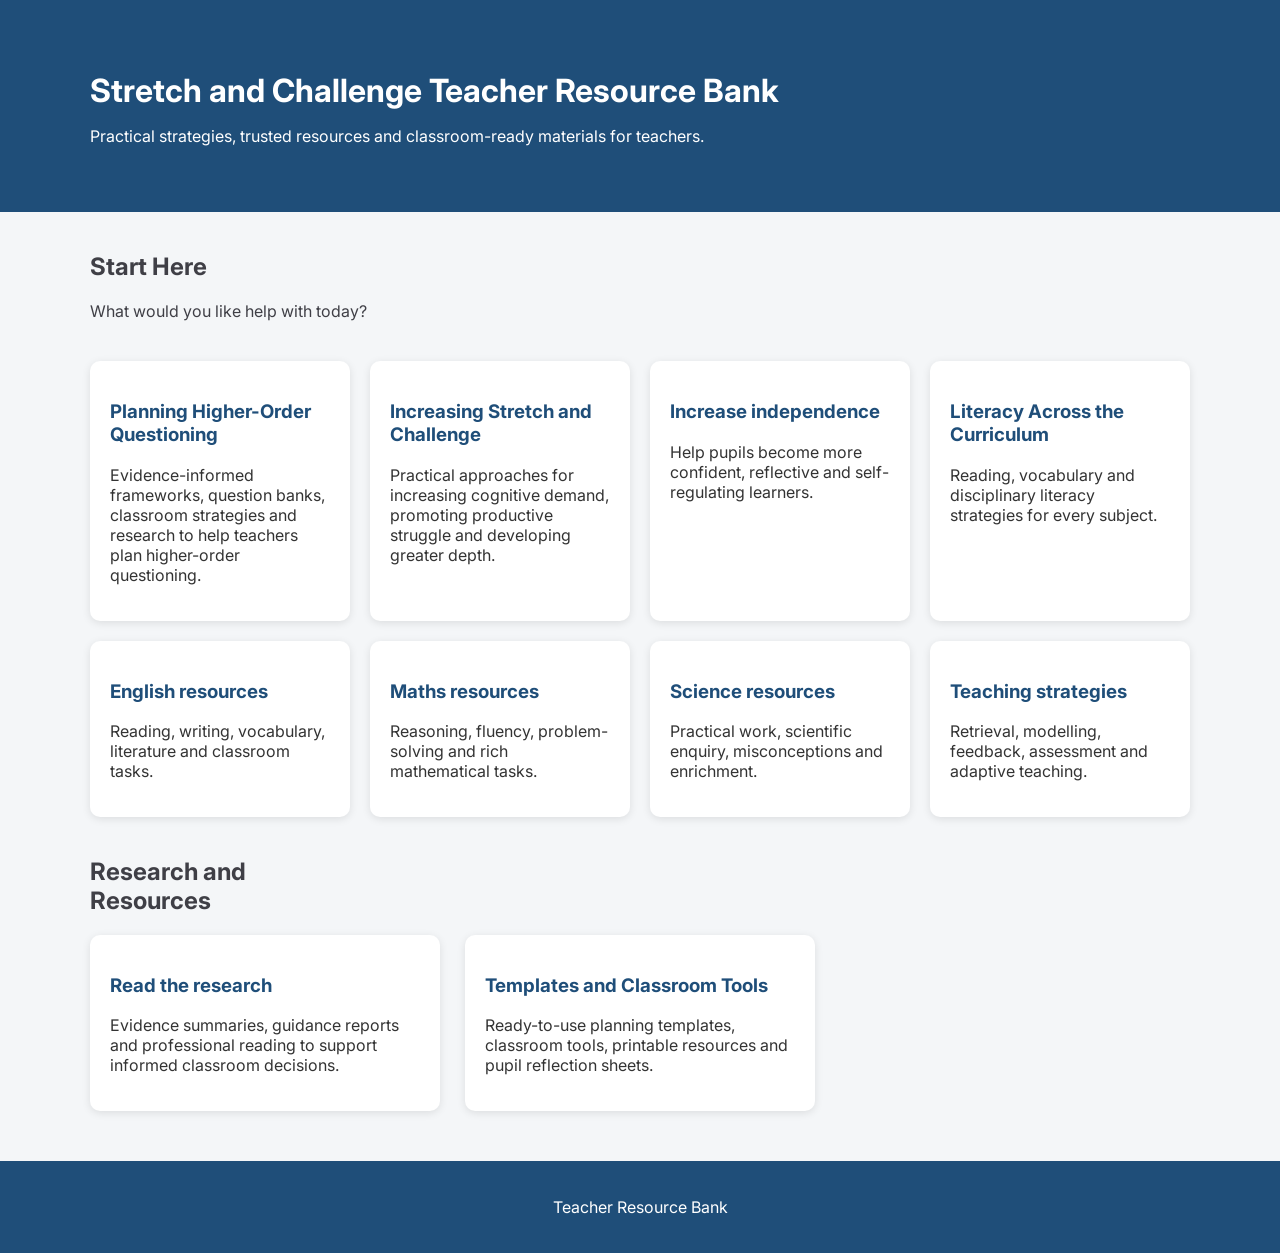
<file: index.html>
<!DOCTYPE html>
<html lang="en">
<head>
    <meta charset="UTF-8">
    <meta name="viewport" content="width=device-width, initial-scale=1.0">

    <title>Stretch and Challenge Teacher Resource Bank</title>
<link rel="preconnect" href="https://fonts.googleapis.com">
<link rel="preconnect" href="https://fonts.gstatic.com" crossorigin>
<link href="https://fonts.googleapis.com/css2?family=Inter:wght@400;500;600;700&display=swap" rel="stylesheet">
    <link rel="stylesheet" href="style.css">
</head>

<body>

    <header class="site-header">
        <div class="container">
            <h1> Stretch and Challenge Teacher Resource Bank</h1>

            <p>
                Practical strategies, trusted resources and classroom-ready
                materials for teachers.
            </p>
        </div>
    </header>

    <main class="container">

        <section class="introduction">
            <h2>Start Here</h2>

            <p>What would you like help with today?</p>
        </section>

        <section class="resource-grid">

            <a class="resource-card" href="questioning.html">
                <h3>Planning Higher-Order Questioning</h3>

                <p>
                    Evidence-informed frameworks, question banks, classroom strategies and research to help teachers plan higher-order questioning.
                </p>
            </a>

            <a class="resource-card" href="challenge.html">
    <h3>Increasing Stretch and Challenge</h3>

    <p>
        Practical approaches for increasing cognitive demand,
        promoting productive struggle and developing greater depth.
    </p>
</a>

            <a class="resource-card" href="independence.html">
                <h3>Increase independence</h3>

                <p>
                    Help pupils become more confident, reflective and
                    self-regulating learners.
                </p>
            </a>

            <a class="resource-card" href="reading.html">
                <h3>Literacy Across the Curriculum</h3>

                <p>
                    Reading, vocabulary and disciplinary literacy strategies for every subject.
                </p>
            </a>

            <a class="resource-card" href="english.html">
                <h3>English resources</h3>

                <p>
                    Reading, writing, vocabulary, literature and
                    classroom tasks.
                </p>
            </a>

            <a class="resource-card" href="maths.html">
    <h3>Maths resources</h3>

    <p>
        Reasoning, fluency, problem-solving and rich
        mathematical tasks.
    </p>
</a>

            <a class="resource-card" href="science.html">
    <h3>Science resources</h3>

    <p>
        Practical work, scientific enquiry, misconceptions
        and enrichment.
    </p>
</a>

            <a class="resource-card" href="strategies.html">
    <h3>Teaching strategies</h3>

    <p>
        Retrieval, modelling, feedback, assessment and
        adaptive teaching.
    </p>
</a>

           <section class="content-section">

    <h2>Research and Resources</h2>

    <div class="resource-grid two-column-grid">

        <a class="resource-card" href="research.html">
            <h3>Read the research</h3>

            <p>
                Evidence summaries, guidance reports and professional
                reading to support informed classroom decisions.
            </p>
        </a>

        <a class="resource-card" href="templates.html">
            <h3>Templates and Classroom Tools</h3>

            <p>
                Ready-to-use planning templates, classroom tools,
                printable resources and pupil reflection sheets.
            </p>
        </a>

    </div>


        </section>

    </main>

    <footer class="site-footer">
        <p>Teacher Resource Bank</p>
    </footer>

</body>
</html>
</file>
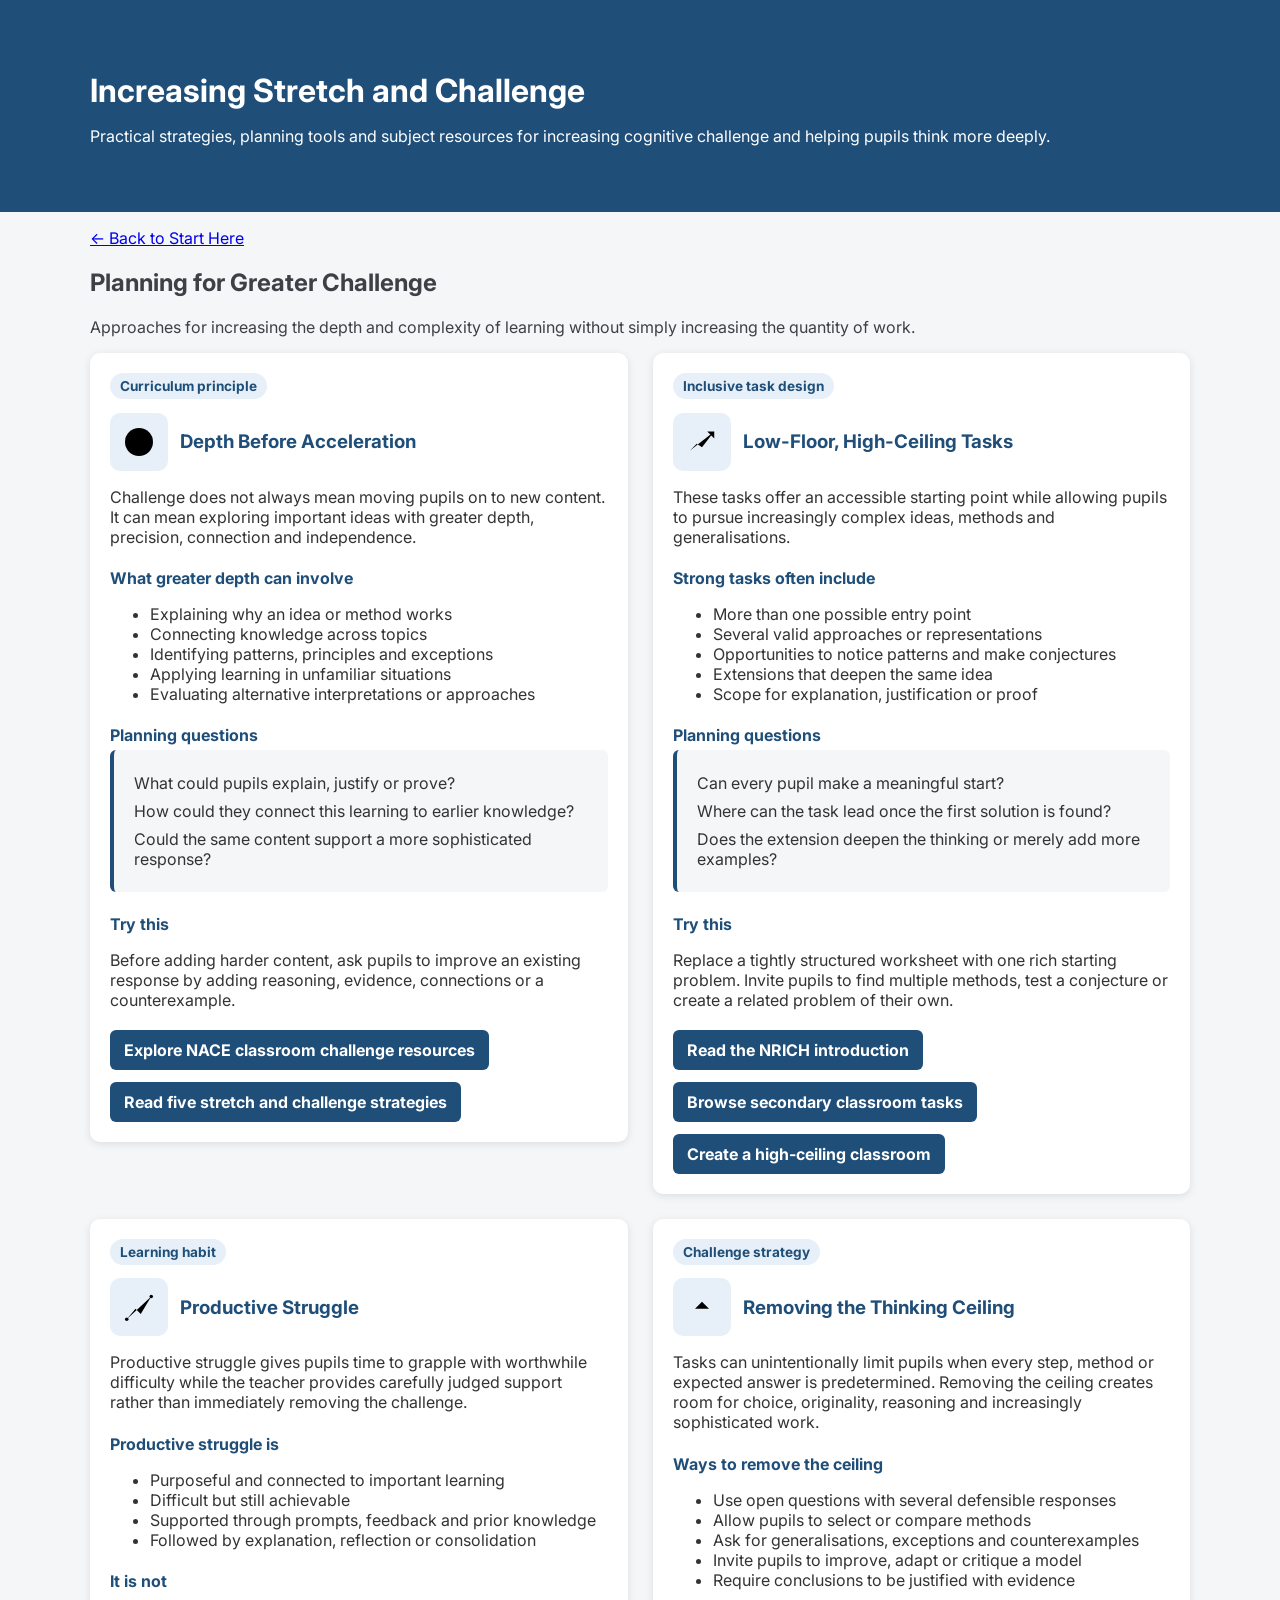
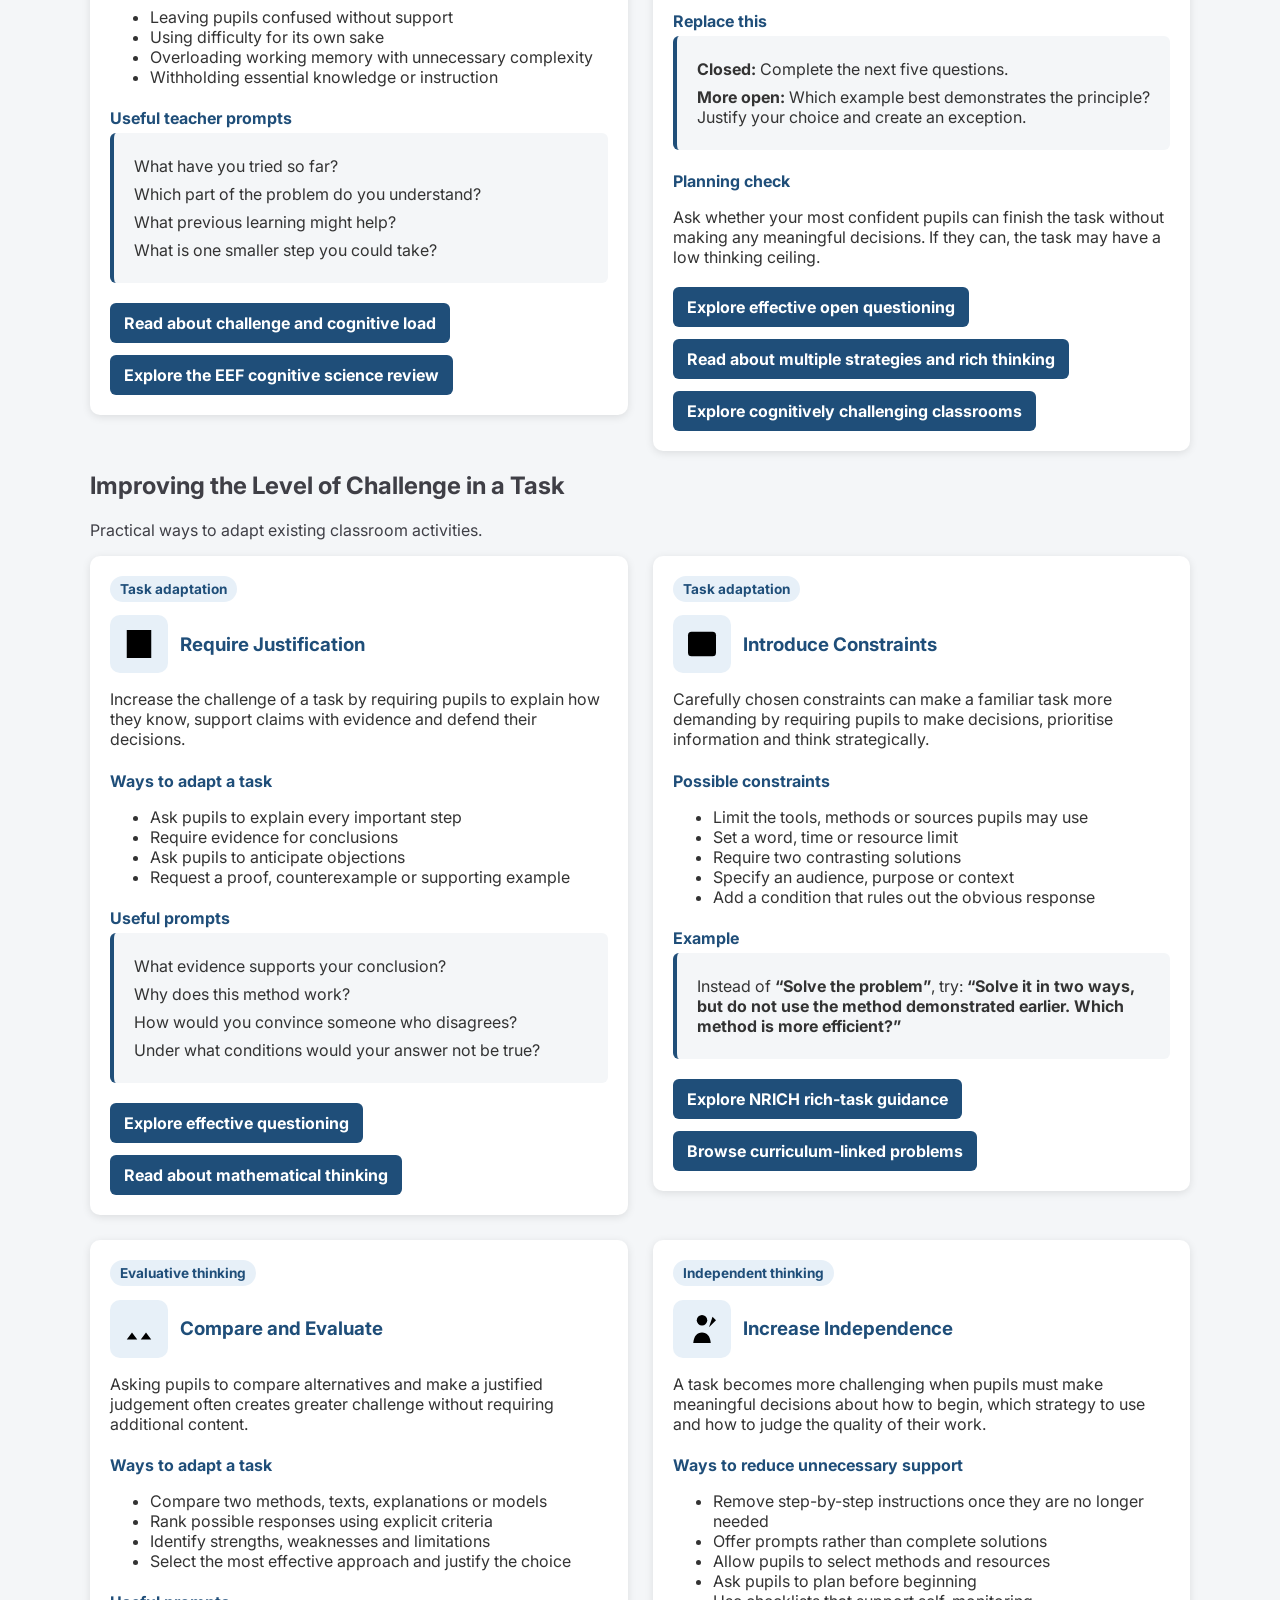
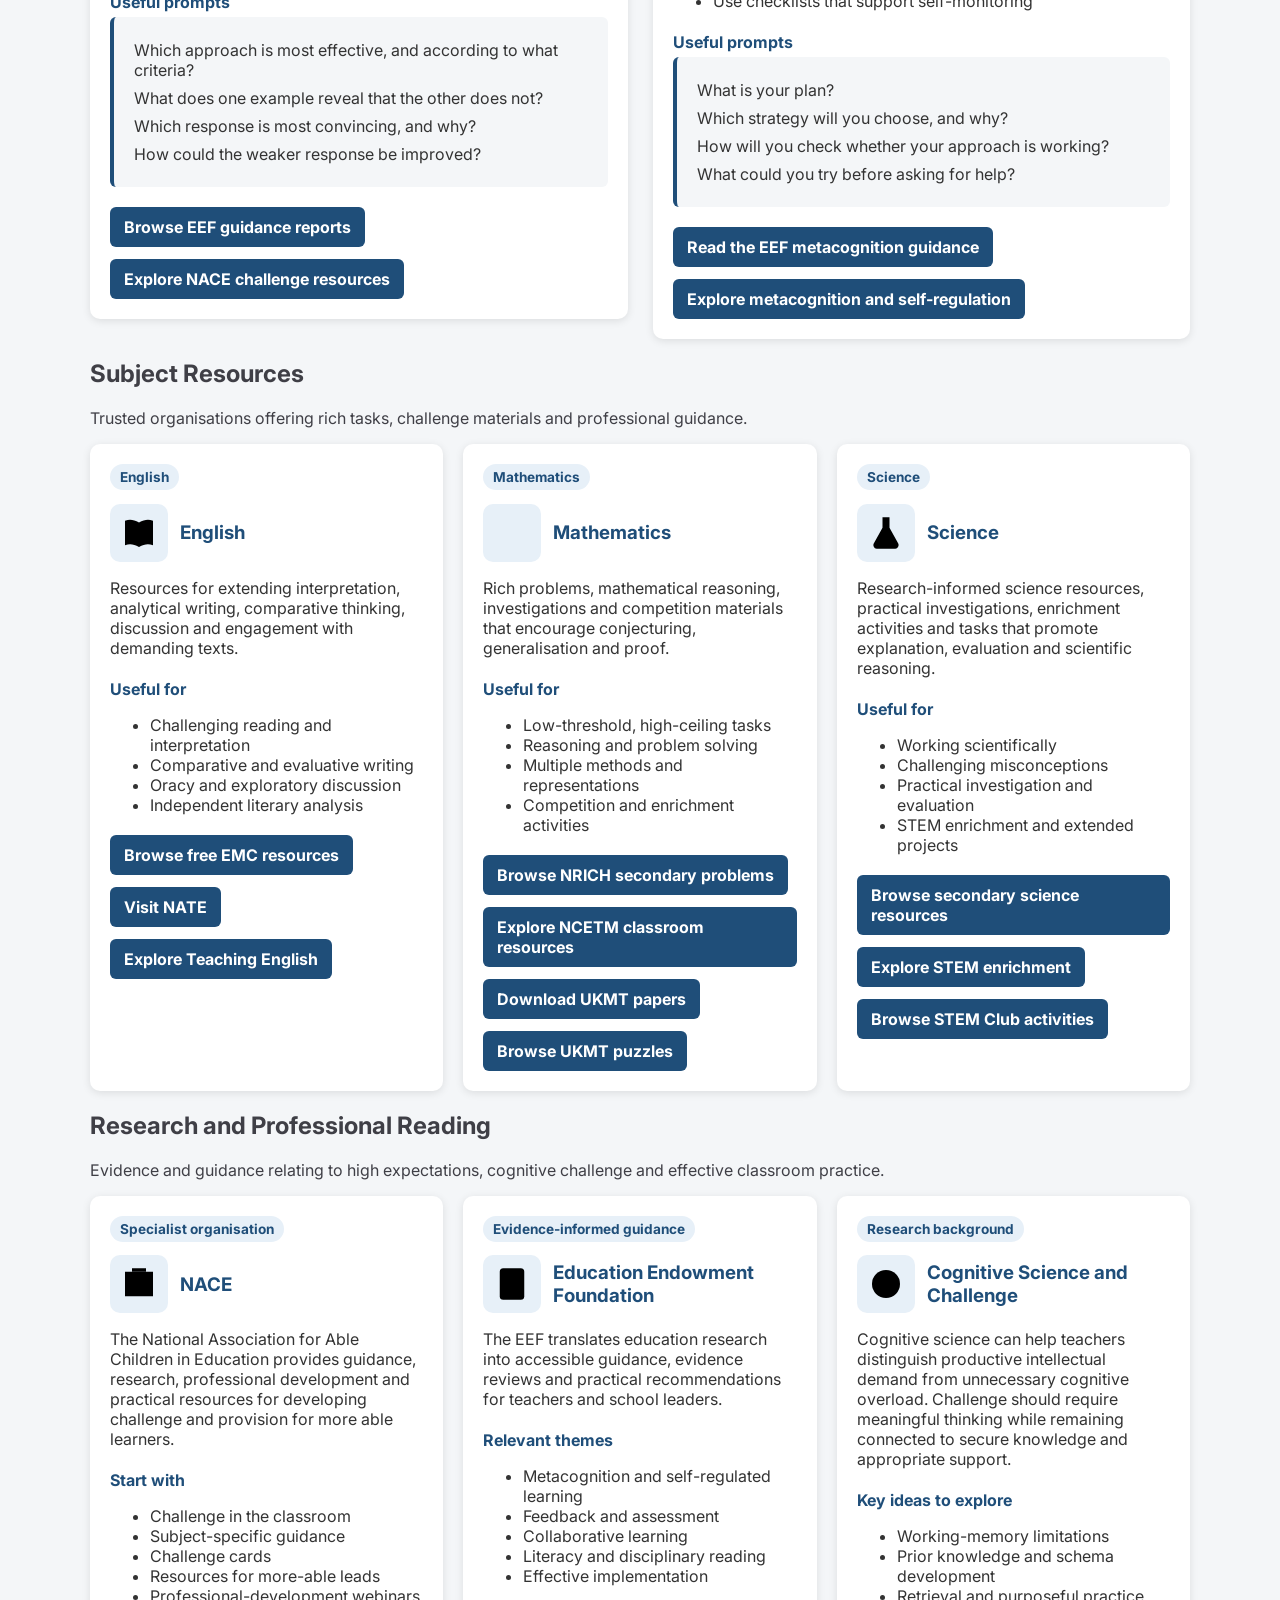
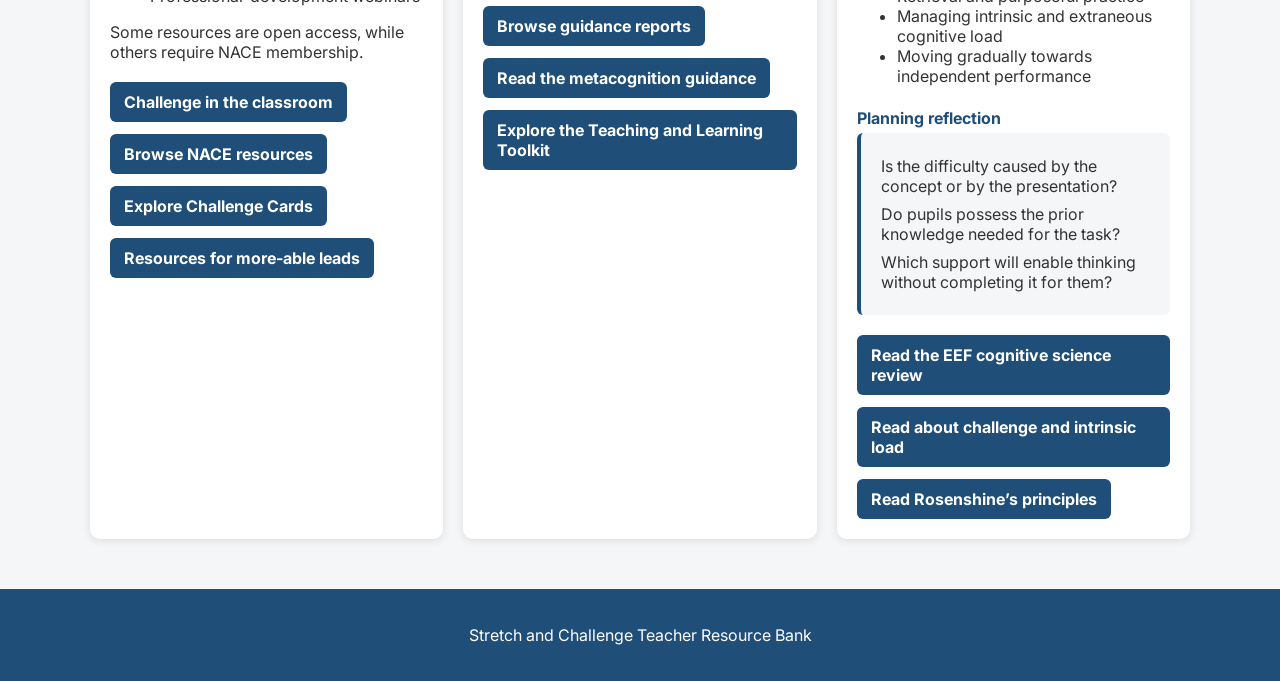
<file: challenge.html>
<!DOCTYPE html>
<html lang="en">
<head>
    <meta charset="UTF-8">

    <meta
        name="viewport"
        content="width=device-width, initial-scale=1.0"
    >

    <title>Increasing Stretch and Challenge</title>
<link rel="preconnect" href="https://fonts.googleapis.com">
<link rel="preconnect" href="https://fonts.gstatic.com" crossorigin>
<link href="https://fonts.googleapis.com/css2?family=Inter:wght@400;500;600;700&display=swap" rel="stylesheet">
    <link rel="stylesheet" href="style.css">
</head>

<body>

    <header class="site-header">
        <div class="container">
            <h1>Increasing Stretch and Challenge</h1>

            <p>
                Practical strategies, planning tools and subject resources
                for increasing cognitive challenge and helping pupils think
                more deeply.
            </p>
        </div>
    </header>

    <main class="container">

        <p class="back-link">
            <a href="index.html">← Back to Start Here</a>
        </p>

        <section class="content-section">
            <h2>Planning for Greater Challenge</h2>

            <p>
                Approaches for increasing the depth and complexity of
                learning without simply increasing the quantity of work.
            </p>

            <div class="resource-grid two-column-grid">

                <article class="resource-card">

    <p class="resource-label">Curriculum principle</p>

    <div class="resource-title">

        <svg
            class="resource-icon"
            viewBox="0 0 24 24"
            role="img"
            aria-label="Depth before acceleration icon"
            xmlns="http://www.w3.org/2000/svg"
        >
            <circle cx="12" cy="12" r="8"></circle>
            <path d="M12 5v14"></path>
            <path d="M8 15l4 4 4-4"></path>
        </svg>

        <h3>Depth Before Acceleration</h3>

    </div>

    <p>
        Challenge does not always mean moving pupils on to new content.
        It can mean exploring important ideas with greater depth, precision,
        connection and independence.
    </p>

    <h4>What greater depth can involve</h4>

    <ul>
        <li>Explaining why an idea or method works</li>
        <li>Connecting knowledge across topics</li>
        <li>Identifying patterns, principles and exceptions</li>
        <li>Applying learning in unfamiliar situations</li>
        <li>Evaluating alternative interpretations or approaches</li>
    </ul>

    <h4>Planning questions</h4>

    <div class="question-stems">
        <p>What could pupils explain, justify or prove?</p>
        <p>How could they connect this learning to earlier knowledge?</p>
        <p>Could the same content support a more sophisticated response?</p>
    </div>

    <h4>Try this</h4>

    <p>
        Before adding harder content, ask pupils to improve an existing
        response by adding reasoning, evidence, connections or a counterexample.
    </p>

    <div class="resource-links">

        <a
            href="https://www.nace.co.uk/page/challenge-classroom"
            target="_blank"
            rel="noopener"
        >
            Explore NACE classroom challenge resources
        </a>

        <a
            href="https://www.nace.co.uk/blogpost/1761881/334589/5-key-strategies-for-stretch-and-challenge"
            target="_blank"
            rel="noopener"
        >
            Read five stretch and challenge strategies
        </a>

    </div>

</article>

                <article class="resource-card">

    <p class="resource-label">Inclusive task design</p>

    <div class="resource-title">

        <svg
            class="resource-icon"
            viewBox="0 0 24 24"
            role="img"
            aria-label="Low-floor, high-ceiling task icon"
            xmlns="http://www.w3.org/2000/svg"
        >
            <path d="M4 19h16"></path>
            <path d="M5 17l4-4 3 2 7-9"></path>
            <path d="M15 6h4v4"></path>
        </svg>

        <h3>Low-Floor, High-Ceiling Tasks</h3>

    </div>

    <p>
        These tasks offer an accessible starting point while allowing pupils
        to pursue increasingly complex ideas, methods and generalisations.
    </p>

    <h4>Strong tasks often include</h4>

    <ul>
        <li>More than one possible entry point</li>
        <li>Several valid approaches or representations</li>
        <li>Opportunities to notice patterns and make conjectures</li>
        <li>Extensions that deepen the same idea</li>
        <li>Scope for explanation, justification or proof</li>
    </ul>

    <h4>Planning questions</h4>

    <div class="question-stems">
        <p>Can every pupil make a meaningful start?</p>
        <p>Where can the task lead once the first solution is found?</p>
        <p>Does the extension deepen the thinking or merely add more examples?</p>
    </div>

    <h4>Try this</h4>

    <p>
        Replace a tightly structured worksheet with one rich starting problem.
        Invite pupils to find multiple methods, test a conjecture or create a
        related problem of their own.
    </p>

    <div class="resource-links">

        <a
            href="https://nrich.maths.org/articles/low-threshold-high-ceiling-introduction"
            target="_blank"
            rel="noopener"
        >
            Read the NRICH introduction
        </a>

        <a
            href="https://nrich.maths.org/lthc-secondary-classrooms"
            target="_blank"
            rel="noopener"
        >
            Browse secondary classroom tasks
        </a>

        <a
            href="https://nrich.maths.org/articles/creating-low-threshold-high-ceiling-classroom"
            target="_blank"
            rel="noopener"
        >
            Create a high-ceiling classroom
        </a>

    </div>

</article>

                <article class="resource-card">

    <p class="resource-label">Learning habit</p>

    <div class="resource-title">

        <svg
            class="resource-icon"
            viewBox="0 0 24 24"
            role="img"
            aria-label="Productive struggle icon"
            xmlns="http://www.w3.org/2000/svg"
        >
            <path d="M5 19l5-6 3 3 6-10"></path>
            <circle cx="5" cy="19" r="1"></circle>
            <circle cx="19" cy="6" r="1"></circle>
        </svg>

        <h3>Productive Struggle</h3>

    </div>

    <p>
        Productive struggle gives pupils time to grapple with worthwhile
        difficulty while the teacher provides carefully judged support rather
        than immediately removing the challenge.
    </p>

    <h4>Productive struggle is</h4>

    <ul>
        <li>Purposeful and connected to important learning</li>
        <li>Difficult but still achievable</li>
        <li>Supported through prompts, feedback and prior knowledge</li>
        <li>Followed by explanation, reflection or consolidation</li>
    </ul>

    <h4>It is not</h4>

    <ul>
        <li>Leaving pupils confused without support</li>
        <li>Using difficulty for its own sake</li>
        <li>Overloading working memory with unnecessary complexity</li>
        <li>Withholding essential knowledge or instruction</li>
    </ul>

    <h4>Useful teacher prompts</h4>

    <div class="question-stems">
        <p>What have you tried so far?</p>
        <p>Which part of the problem do you understand?</p>
        <p>What previous learning might help?</p>
        <p>What is one smaller step you could take?</p>
    </div>

    <div class="resource-links">

        <a
            href="https://educationendowmentfoundation.org.uk/news/eef-blog-rising-to-the-challenge-working-with-intrinsic-load"
            target="_blank"
            rel="noopener"
        >
            Read about challenge and cognitive load
        </a>

        <a
            href="https://educationendowmentfoundation.org.uk/education-evidence/evidence-reviews/cognitive-science-approaches-in-the-classroom"
            target="_blank"
            rel="noopener"
        >
            Explore the EEF cognitive science review
        </a>

    </div>

</article>

                <article class="resource-card">

    <p class="resource-label">Challenge strategy</p>

    <div class="resource-title">

        <svg
            class="resource-icon"
            viewBox="0 0 24 24"
            role="img"
            aria-label="Removing the thinking ceiling icon"
            xmlns="http://www.w3.org/2000/svg"
        >
            <path d="M4 7h16"></path>
            <path d="M12 18V9"></path>
            <path d="M8 13l4-4 4 4"></path>
        </svg>

        <h3>Removing the Thinking Ceiling</h3>

    </div>

    <p>
        Tasks can unintentionally limit pupils when every step, method or
        expected answer is predetermined. Removing the ceiling creates room
        for choice, originality, reasoning and increasingly sophisticated work.
    </p>

    <h4>Ways to remove the ceiling</h4>

    <ul>
        <li>Use open questions with several defensible responses</li>
        <li>Allow pupils to select or compare methods</li>
        <li>Ask for generalisations, exceptions and counterexamples</li>
        <li>Invite pupils to improve, adapt or critique a model</li>
        <li>Require conclusions to be justified with evidence</li>
    </ul>

    <h4>Replace this</h4>

    <div class="question-stems">
        <p><strong>Closed:</strong> Complete the next five questions.</p>
        <p>
            <strong>More open:</strong> Which example best demonstrates the
            principle? Justify your choice and create an exception.
        </p>
    </div>

    <h4>Planning check</h4>

    <p>
        Ask whether your most confident pupils can finish the task without
        making any meaningful decisions. If they can, the task may have a low
        thinking ceiling.
    </p>

    <div class="resource-links">

        <a
            href="https://cambridge-community.org.uk/professional-development/gsweq/index.html"
            target="_blank"
            rel="noopener"
        >
            Explore effective open questioning
        </a>

        <a
            href="https://nrich.maths.org/what-we-do-and-why-we-do-it"
            target="_blank"
            rel="noopener"
        >
            Read about multiple strategies and rich thinking
        </a>

        <a
            href="https://www.nace.co.uk/page/cognitive-challenge"
            target="_blank"
            rel="noopener"
        >
            Explore cognitively challenging classrooms
        </a>

    </div>

</article>

            </div>
        </section>

        <section class="content-section">
            <h2>Improving the Level of Challenge in a Task</h2>

            <p>
                Practical ways to adapt existing classroom activities.
            </p>

            <div class="resource-grid two-column-grid">

    <article class="resource-card">

        <p class="resource-label">Task adaptation</p>

        <div class="resource-title">

            <svg
                class="resource-icon"
                viewBox="0 0 24 24"
                role="img"
                aria-label="Justification icon"
                xmlns="http://www.w3.org/2000/svg"
            >
                <path d="M5 4h14v16H5z"></path>
                <path d="M8 8h8M8 12h8M8 16h5"></path>
            </svg>

            <h3>Require Justification</h3>

        </div>

        <p>
            Increase the challenge of a task by requiring pupils to explain
            how they know, support claims with evidence and defend their
            decisions.
        </p>

        <h4>Ways to adapt a task</h4>

        <ul>
            <li>Ask pupils to explain every important step</li>
            <li>Require evidence for conclusions</li>
            <li>Ask pupils to anticipate objections</li>
            <li>Request a proof, counterexample or supporting example</li>
        </ul>

        <h4>Useful prompts</h4>

        <div class="question-stems">
            <p>What evidence supports your conclusion?</p>
            <p>Why does this method work?</p>
            <p>How would you convince someone who disagrees?</p>
            <p>Under what conditions would your answer not be true?</p>
        </div>

        <div class="resource-links">

            <a
                href="https://cambridge-community.org.uk/professional-development/gsweq/index.html"
                target="_blank"
                rel="noopener"
            >
                Explore effective questioning
            </a>

            <a
                href="https://www.ncetm.org.uk/features/the-five-big-ideas-at-secondary-mathematical-thinking/"
                target="_blank"
                rel="noopener"
            >
                Read about mathematical thinking
            </a>

        </div>

    </article>


    <article class="resource-card">

        <p class="resource-label">Task adaptation</p>

        <div class="resource-title">

            <svg
                class="resource-icon"
                viewBox="0 0 24 24"
                role="img"
                aria-label="Constraints icon"
                xmlns="http://www.w3.org/2000/svg"
            >
                <rect x="4" y="5" width="16" height="14" rx="2"></rect>
                <path d="M9 5v14M15 5v14"></path>
            </svg>

            <h3>Introduce Constraints</h3>

        </div>

        <p>
            Carefully chosen constraints can make a familiar task more
            demanding by requiring pupils to make decisions, prioritise
            information and think strategically.
        </p>

        <h4>Possible constraints</h4>

        <ul>
            <li>Limit the tools, methods or sources pupils may use</li>
            <li>Set a word, time or resource limit</li>
            <li>Require two contrasting solutions</li>
            <li>Specify an audience, purpose or context</li>
            <li>Add a condition that rules out the obvious response</li>
        </ul>

        <h4>Example</h4>

        <div class="question-stems">
            <p>
                Instead of <strong>“Solve the problem”</strong>, try:
                <strong>“Solve it in two ways, but do not use the method
                demonstrated earlier. Which method is more efficient?”</strong>
            </p>
        </div>

        <div class="resource-links">

            <a
                href="https://nrich.maths.org/articles-rich-tasks"
                target="_blank"
                rel="noopener"
            >
                Explore NRICH rich-task guidance
            </a>

            <a
                href="https://nrich.maths.org/curriculum-linked-problems-secondary-teachers"
                target="_blank"
                rel="noopener"
            >
                Browse curriculum-linked problems
            </a>

        </div>

    </article>


    <article class="resource-card">

        <p class="resource-label">Evaluative thinking</p>

        <div class="resource-title">

            <svg
                class="resource-icon"
                viewBox="0 0 24 24"
                role="img"
                aria-label="Compare and evaluate icon"
                xmlns="http://www.w3.org/2000/svg"
            >
                <path d="M4 7h7M13 7h7"></path>
                <path d="M7.5 4v6M16.5 4v6"></path>
                <path d="M5 18l3-4 3 4M13 18l3-4 3 4"></path>
            </svg>

            <h3>Compare and Evaluate</h3>

        </div>

        <p>
            Asking pupils to compare alternatives and make a justified
            judgement often creates greater challenge without requiring
            additional content.
        </p>

        <h4>Ways to adapt a task</h4>

        <ul>
            <li>Compare two methods, texts, explanations or models</li>
            <li>Rank possible responses using explicit criteria</li>
            <li>Identify strengths, weaknesses and limitations</li>
            <li>Select the most effective approach and justify the choice</li>
        </ul>

        <h4>Useful prompts</h4>

        <div class="question-stems">
            <p>Which approach is most effective, and according to what criteria?</p>
            <p>What does one example reveal that the other does not?</p>
            <p>Which response is most convincing, and why?</p>
            <p>How could the weaker response be improved?</p>
        </div>

        <div class="resource-links">

            <a
                href="https://educationendowmentfoundation.org.uk/education-evidence/guidance-reports"
                target="_blank"
                rel="noopener"
            >
                Browse EEF guidance reports
            </a>

            <a
                href="https://www.nace.co.uk/page/challenge-classroom"
                target="_blank"
                rel="noopener"
            >
                Explore NACE challenge resources
            </a>

        </div>

    </article>


    <article class="resource-card">

        <p class="resource-label">Independent thinking</p>

        <div class="resource-title">

            <svg
                class="resource-icon"
                viewBox="0 0 24 24"
                role="img"
                aria-label="Independence icon"
                xmlns="http://www.w3.org/2000/svg"
            >
                <circle cx="12" cy="7" r="3"></circle>
                <path d="M7 20c.4-4 2.1-6 5-6s4.6 2 5 6"></path>
                <path d="M18 5l2 2-4 4"></path>
            </svg>

            <h3>Increase Independence</h3>

        </div>

        <p>
            A task becomes more challenging when pupils must make meaningful
            decisions about how to begin, which strategy to use and how to
            judge the quality of their work.
        </p>

        <h4>Ways to reduce unnecessary support</h4>

        <ul>
            <li>Remove step-by-step instructions once they are no longer needed</li>
            <li>Offer prompts rather than complete solutions</li>
            <li>Allow pupils to select methods and resources</li>
            <li>Ask pupils to plan before beginning</li>
            <li>Use checklists that support self-monitoring</li>
        </ul>

        <h4>Useful prompts</h4>

        <div class="question-stems">
            <p>What is your plan?</p>
            <p>Which strategy will you choose, and why?</p>
            <p>How will you check whether your approach is working?</p>
            <p>What could you try before asking for help?</p>
        </div>

        <div class="resource-links">

            <a
                href="https://educationendowmentfoundation.org.uk/education-evidence/guidance-reports/metacognition"
                target="_blank"
                rel="noopener"
            >
                Read the EEF metacognition guidance
            </a>

            <a
                href="https://educationendowmentfoundation.org.uk/education-evidence/teaching-learning-toolkit/metacognition-and-self-regulation"
                target="_blank"
                rel="noopener"
            >
                Explore metacognition and self-regulation
            </a>

        </div>

    </article>

</div>
        </section>

        <section class="content-section">
            <h2>Subject Resources</h2>

            <p>
                Trusted organisations offering rich tasks, challenge materials
                and professional guidance.
            </p>

            <div class="resource-grid">

    <article class="resource-card">

        <p class="resource-label">English</p>

        <div class="resource-title">

            <svg
                class="resource-icon"
                viewBox="0 0 24 24"
                role="img"
                aria-label="English resources icon"
                xmlns="http://www.w3.org/2000/svg"
            >
                <path d="M4 5c3-1 5-.5 8 1v14c-3-1.5-5-2-8-1z"></path>
                <path d="M20 5c-3-1-5-.5-8 1v14c3-1.5 5-2 8-1z"></path>
            </svg>

            <h3>English</h3>

        </div>

        <p>
            Resources for extending interpretation, analytical writing,
            comparative thinking, discussion and engagement with demanding
            texts.
        </p>

        <h4>Useful for</h4>

        <ul>
            <li>Challenging reading and interpretation</li>
            <li>Comparative and evaluative writing</li>
            <li>Oracy and exploratory discussion</li>
            <li>Independent literary analysis</li>
        </ul>

        <div class="resource-links">

            <a
                href="https://www.englishandmedia.co.uk/all-products/emc-free/"
                target="_blank"
                rel="noopener"
            >
                Browse free EMC resources
            </a>

            <a
                href="https://www.nate.org.uk/"
                target="_blank"
                rel="noopener"
            >
                Visit NATE
            </a>

            <a
                href="https://www.nate.org.uk/teaching-english/"
                target="_blank"
                rel="noopener"
            >
                Explore Teaching English
            </a>

        </div>

    </article>


    <article class="resource-card">

        <p class="resource-label">Mathematics</p>

        <div class="resource-title">

            <svg
                class="resource-icon"
                viewBox="0 0 24 24"
                role="img"
                aria-label="Mathematics resources icon"
                xmlns="http://www.w3.org/2000/svg"
            >
                <path d="M5 7h6M8 4v6"></path>
                <path d="M14 6h5"></path>
                <path d="M5 16h6"></path>
                <path d="M15 14l4 4M19 14l-4 4"></path>
            </svg>

            <h3>Mathematics</h3>

        </div>

        <p>
            Rich problems, mathematical reasoning, investigations and
            competition materials that encourage conjecturing,
            generalisation and proof.
        </p>

        <h4>Useful for</h4>

        <ul>
            <li>Low-threshold, high-ceiling tasks</li>
            <li>Reasoning and problem solving</li>
            <li>Multiple methods and representations</li>
            <li>Competition and enrichment activities</li>
        </ul>

        <div class="resource-links">

            <a
                href="https://nrich.maths.org/curriculum-linked-problems-secondary-teachers"
                target="_blank"
                rel="noopener"
            >
                Browse NRICH secondary problems
            </a>

            <a
                href="https://www.ncetm.org.uk/in-the-classroom/"
                target="_blank"
                rel="noopener"
            >
                Explore NCETM classroom resources
            </a>

            <a
                href="https://ukmt.org.uk/competition-papers"
                target="_blank"
                rel="noopener"
            >
                Download UKMT papers
            </a>

            <a
                href="https://ukmt.org.uk/puzzles"
                target="_blank"
                rel="noopener"
            >
                Browse UKMT puzzles
            </a>

        </div>

    </article>


    <article class="resource-card">

        <p class="resource-label">Science</p>

        <div class="resource-title">

            <svg
                class="resource-icon"
                viewBox="0 0 24 24"
                role="img"
                aria-label="Science resources icon"
                xmlns="http://www.w3.org/2000/svg"
            >
                <path d="M9 3h6"></path>
                <path d="M10 3v6l-5 9c-.6 1.1.2 3 1.7 3h10.6c1.5 0 2.3-1.9 1.7-3l-5-9V3"></path>
                <path d="M7 16h10"></path>
            </svg>

            <h3>Science</h3>

        </div>

        <p>
            Research-informed science resources, practical investigations,
            enrichment activities and tasks that promote explanation,
            evaluation and scientific reasoning.
        </p>

        <h4>Useful for</h4>

        <ul>
            <li>Working scientifically</li>
            <li>Challenging misconceptions</li>
            <li>Practical investigation and evaluation</li>
            <li>STEM enrichment and extended projects</li>
        </ul>

        <div class="resource-links">

            <a
                href="https://www.stem.org.uk/secondary/resources/collections/science"
                target="_blank"
                rel="noopener"
            >
                Browse secondary science resources
            </a>

            <a
                href="https://www.stem.org.uk/secondary/enrichment"
                target="_blank"
                rel="noopener"
            >
                Explore STEM enrichment
            </a>

            <a
                href="https://www.stem.org.uk/secondary/enrichment/stem-clubs/activities"
                target="_blank"
                rel="noopener"
            >
                Browse STEM Club activities
            </a>

        </div>

    </article>

</div>
        </section>

        <section class="content-section">
            <h2>Research and Professional Reading</h2>

            <p>
                Evidence and guidance relating to high expectations,
                cognitive challenge and effective classroom practice.
            </p>

            <div class="resource-grid">

    <article class="resource-card">

        <p class="resource-label">Specialist organisation</p>

        <div class="resource-title">

            <svg
                class="resource-icon"
                viewBox="0 0 24 24"
                role="img"
                aria-label="NACE resources icon"
                xmlns="http://www.w3.org/2000/svg"
            >
                <path d="M4 19V5h16v14"></path>
                <path d="M8 5V3h8v2"></path>
                <path d="M8 10h8M8 14h8"></path>
            </svg>

            <h3>NACE</h3>

        </div>

        <p>
            The National Association for Able Children in Education provides
            guidance, research, professional development and practical
            resources for developing challenge and provision for more able
            learners.
        </p>

        <h4>Start with</h4>

        <ul>
            <li>Challenge in the classroom</li>
            <li>Subject-specific guidance</li>
            <li>Challenge cards</li>
            <li>Resources for more-able leads</li>
            <li>Professional-development webinars</li>
        </ul>

        <p>
            Some resources are open access, while others require NACE
            membership.
        </p>

        <div class="resource-links">

            <a
                href="https://www.nace.co.uk/page/challenge-classroom"
                target="_blank"
                rel="noopener"
            >
                Challenge in the classroom
            </a>

            <a
                href="https://www.nace.co.uk/page/resources"
                target="_blank"
                rel="noopener"
            >
                Browse NACE resources
            </a>

            <a
                href="https://www.nace.co.uk/page/challenge-cards"
                target="_blank"
                rel="noopener"
            >
                Explore Challenge Cards
            </a>

            <a
                href="https://www.nace.co.uk/page/leading-more-able"
                target="_blank"
                rel="noopener"
            >
                Resources for more-able leads
            </a>

        </div>

    </article>


    <article class="resource-card">

        <p class="resource-label">Evidence-informed guidance</p>

        <div class="resource-title">

            <svg
                class="resource-icon"
                viewBox="0 0 24 24"
                role="img"
                aria-label="EEF guidance icon"
                xmlns="http://www.w3.org/2000/svg"
            >
                <rect x="5" y="3" width="14" height="18" rx="2"></rect>
                <path d="M8 8h8M8 12h8M8 16h5"></path>
            </svg>

            <h3>Education Endowment Foundation</h3>

        </div>

        <p>
            The EEF translates education research into accessible guidance,
            evidence reviews and practical recommendations for teachers and
            school leaders.
        </p>

        <h4>Relevant themes</h4>

        <ul>
            <li>Metacognition and self-regulated learning</li>
            <li>Feedback and assessment</li>
            <li>Collaborative learning</li>
            <li>Literacy and disciplinary reading</li>
            <li>Effective implementation</li>
        </ul>

        <div class="resource-links">

            <a
                href="https://educationendowmentfoundation.org.uk/education-evidence/guidance-reports"
                target="_blank"
                rel="noopener"
            >
                Browse guidance reports
            </a>

            <a
                href="https://educationendowmentfoundation.org.uk/education-evidence/guidance-reports/metacognition"
                target="_blank"
                rel="noopener"
            >
                Read the metacognition guidance
            </a>

            <a
                href="https://educationendowmentfoundation.org.uk/education-evidence/teaching-learning-toolkit"
                target="_blank"
                rel="noopener"
            >
                Explore the Teaching and Learning Toolkit
            </a>

        </div>

    </article>


    <article class="resource-card">

        <p class="resource-label">Research background</p>

        <div class="resource-title">

            <svg
                class="resource-icon"
                viewBox="0 0 24 24"
                role="img"
                aria-label="Cognitive science icon"
                xmlns="http://www.w3.org/2000/svg"
            >
                <circle cx="12" cy="12" r="8"></circle>
                <path d="M9 8c-2 1-2 4 0 5"></path>
                <path d="M15 8c2 1 2 4 0 5"></path>
                <path d="M9 16h6"></path>
            </svg>

            <h3>Cognitive Science and Challenge</h3>

        </div>

        <p>
            Cognitive science can help teachers distinguish productive
            intellectual demand from unnecessary cognitive overload.
            Challenge should require meaningful thinking while remaining
            connected to secure knowledge and appropriate support.
        </p>

        <h4>Key ideas to explore</h4>

        <ul>
            <li>Working-memory limitations</li>
            <li>Prior knowledge and schema development</li>
            <li>Retrieval and purposeful practice</li>
            <li>Managing intrinsic and extraneous cognitive load</li>
            <li>Moving gradually towards independent performance</li>
        </ul>

        <h4>Planning reflection</h4>

        <div class="question-stems">
            <p>Is the difficulty caused by the concept or by the presentation?</p>
            <p>Do pupils possess the prior knowledge needed for the task?</p>
            <p>Which support will enable thinking without completing it for them?</p>
        </div>

        <div class="resource-links">

            <a
                href="https://educationendowmentfoundation.org.uk/education-evidence/evidence-reviews/cognitive-science-approaches-in-the-classroom"
                target="_blank"
                rel="noopener"
            >
                Read the EEF cognitive science review
            </a>

            <a
                href="https://educationendowmentfoundation.org.uk/news/eef-blog-rising-to-the-challenge-working-with-intrinsic-load"
                target="_blank"
                rel="noopener"
            >
                Read about challenge and intrinsic load
            </a>

            <a
                href="https://www.aft.org/ae/spring2012/rosenshine"
                target="_blank"
                rel="noopener"
            >
                Read Rosenshine’s principles
            </a>

        </div>

    </article>

</div>
        </section>

    </main>

    <footer class="site-footer">
        <p>Stretch and Challenge Teacher Resource Bank</p>
    </footer>

</body>
</html>
</file>
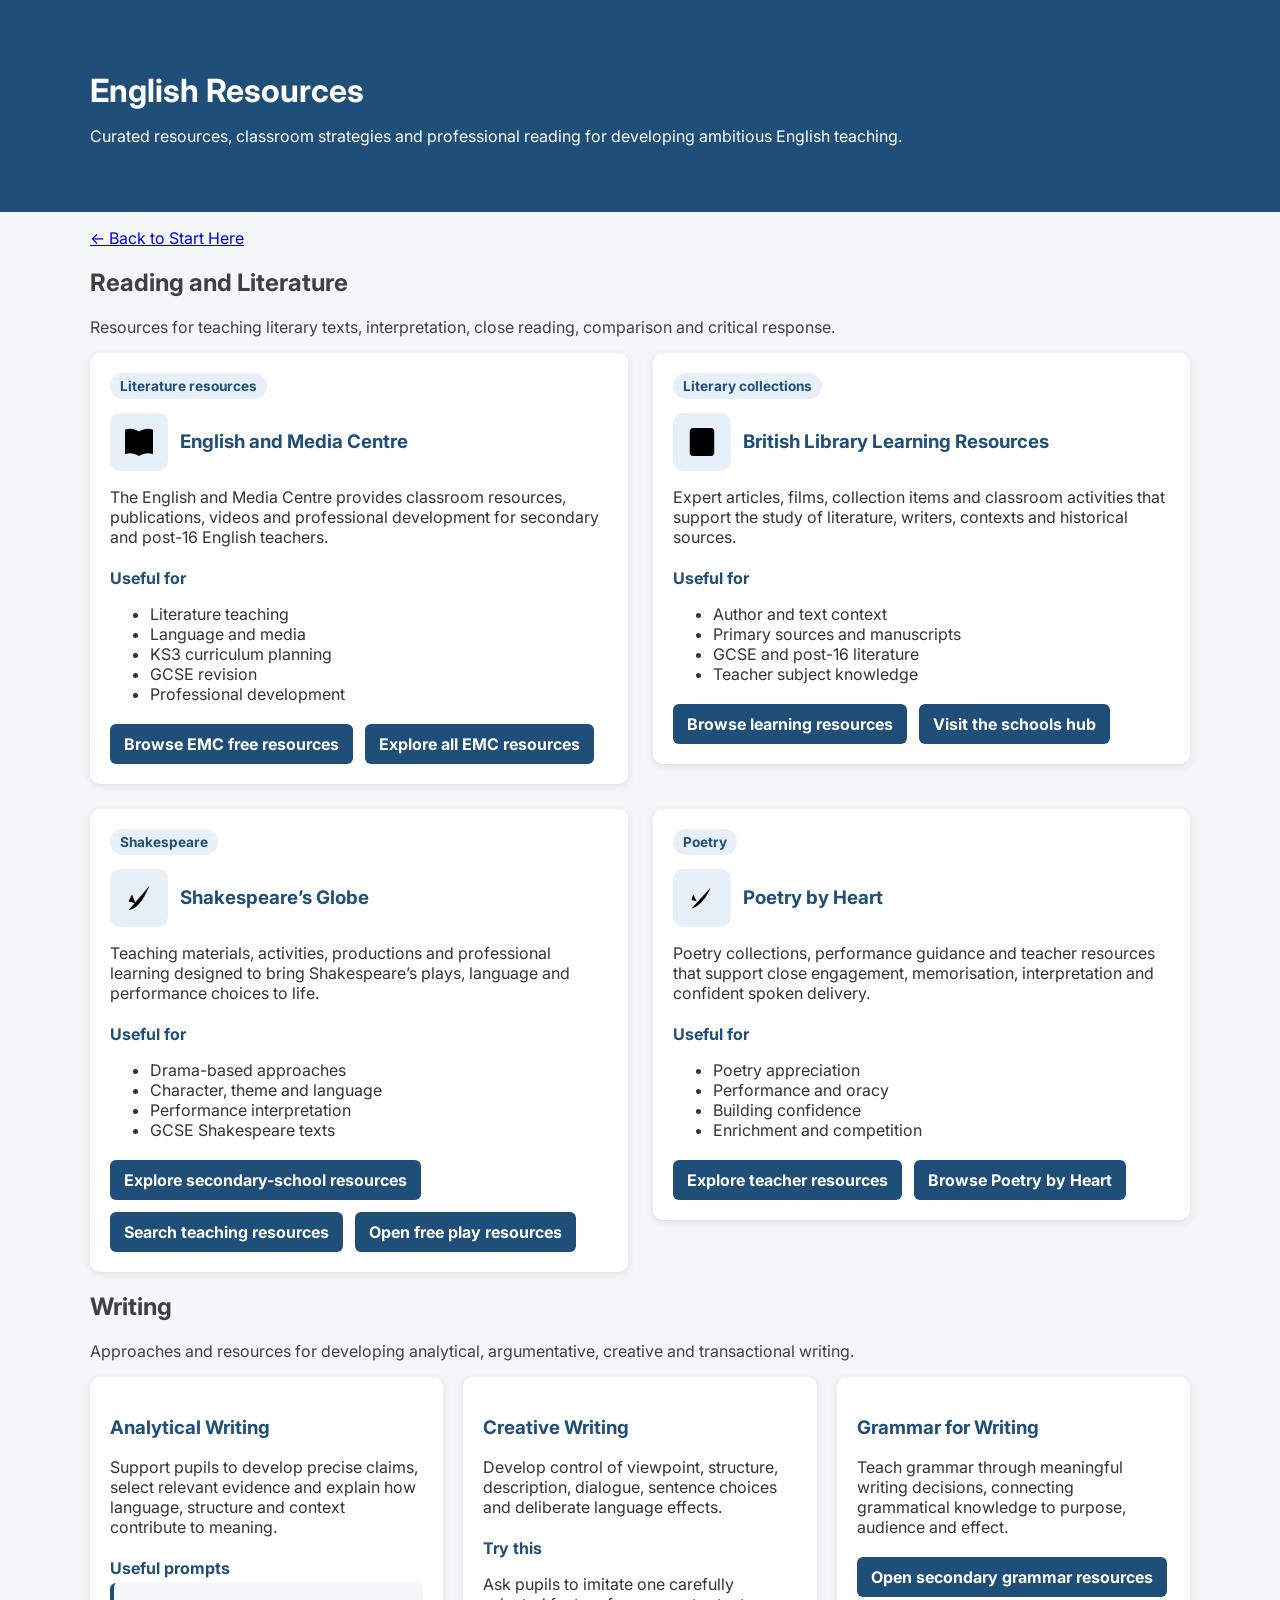
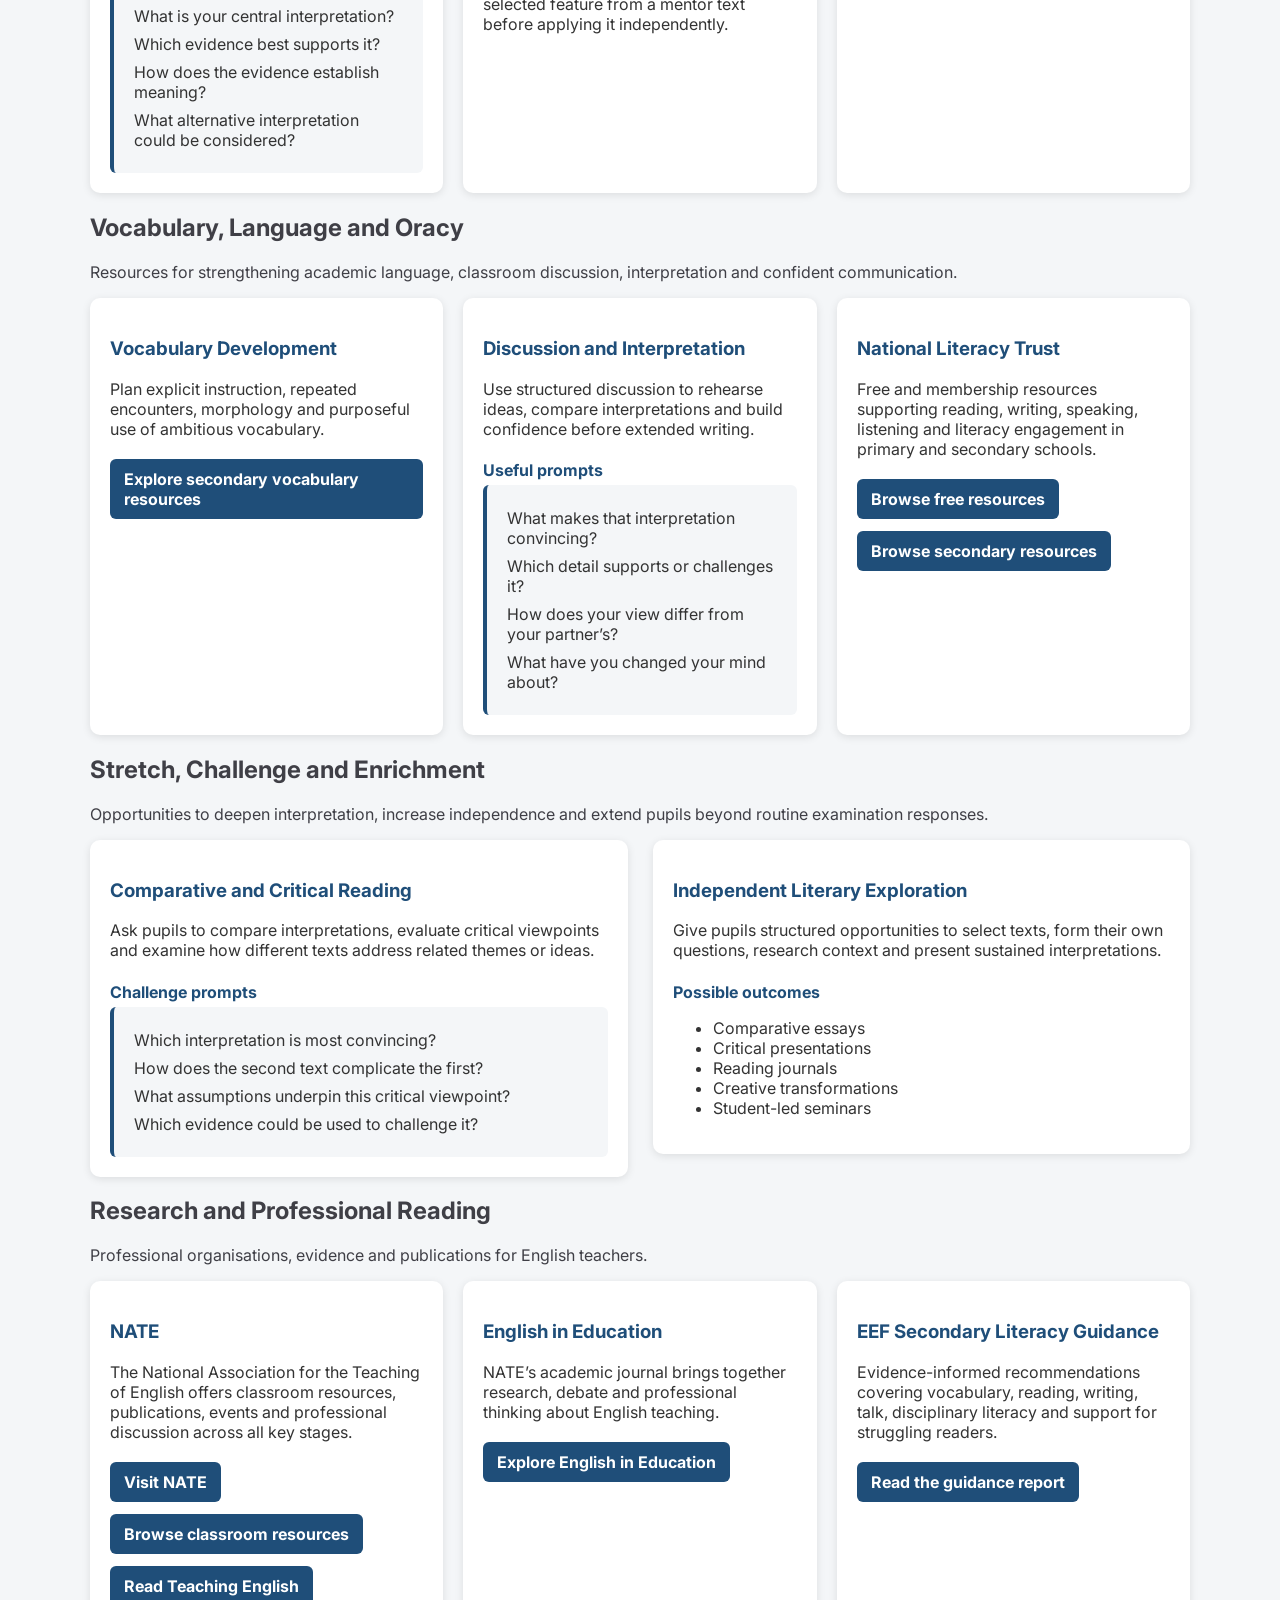
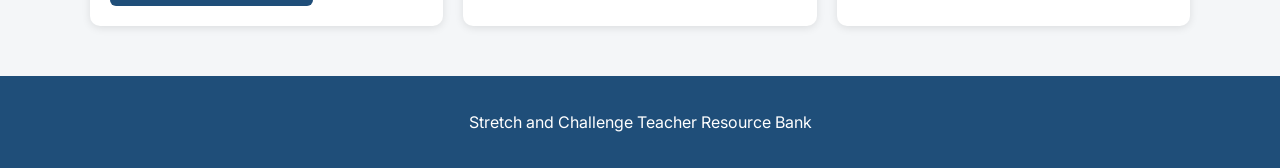
<file: english.html>
<!DOCTYPE html>
<html lang="en">
<head>
    <meta charset="UTF-8">

    <meta
        name="viewport"
        content="width=device-width, initial-scale=1.0"
    >

    <title>English Resources</title>
<link rel="preconnect" href="https://fonts.googleapis.com">
<link rel="preconnect" href="https://fonts.gstatic.com" crossorigin>
<link href="https://fonts.googleapis.com/css2?family=Inter:wght@400;500;600;700&display=swap" rel="stylesheet">
    <link rel="stylesheet" href="style.css">
</head>

<body>

    <header class="site-header">
        <div class="container">
            <h1>English Resources</h1>

            <p>
                Curated resources, classroom strategies and professional
                reading for developing ambitious English teaching.
            </p>
        </div>
    </header>

    <main class="container">

        <p class="back-link">
            <a href="index.html">← Back to Start Here</a>
        </p>

        <section class="content-section">
            <h2>Reading and Literature</h2>

            <p>
                Resources for teaching literary texts, interpretation,
                close reading, comparison and critical response.
            </p>

            <div class="resource-grid two-column-grid">

                <article class="resource-card">

                    <p class="resource-label">Literature resources</p>

                    <div class="resource-title">

                        <svg
                            class="resource-icon"
                            viewBox="0 0 24 24"
                            role="img"
                            aria-label="Literature resources icon"
                            xmlns="http://www.w3.org/2000/svg"
                        >
                            <path d="M4 5c3-1 5-.5 8 1v14c-3-1.5-5-2-8-1z"></path>
                            <path d="M20 5c-3-1-5-.5-8 1v14c3-1.5 5-2 8-1z"></path>
                        </svg>

                        <h3>English and Media Centre</h3>

                    </div>

                    <p>
                        The English and Media Centre provides classroom
                        resources, publications, videos and professional
                        development for secondary and post-16 English teachers.
                    </p>

                    <h4>Useful for</h4>

                    <ul>
                        <li>Literature teaching</li>
                        <li>Language and media</li>
                        <li>KS3 curriculum planning</li>
                        <li>GCSE revision</li>
                        <li>Professional development</li>
                    </ul>

                    <div class="resource-links">

                        <a
                            href="https://www.englishandmedia.co.uk/all-products/emc-free/"
                            target="_blank"
                            rel="noopener"
                        >
                            Browse EMC free resources
                        </a>

                        <a
                            href="https://www.englishandmedia.co.uk/all-products/"
                            target="_blank"
                            rel="noopener"
                        >
                            Explore all EMC resources
                        </a>

                    </div>

                </article>


                <article class="resource-card">

                    <p class="resource-label">Literary collections</p>

                    <div class="resource-title">

                        <svg
                            class="resource-icon"
                            viewBox="0 0 24 24"
                            role="img"
                            aria-label="British Library icon"
                            xmlns="http://www.w3.org/2000/svg"
                        >
                            <rect x="5" y="4" width="14" height="16" rx="2"></rect>
                            <path d="M8 8h8M8 12h8M8 16h5"></path>
                        </svg>

                        <h3>British Library Learning Resources</h3>

                    </div>

                    <p>
                        Expert articles, films, collection items and classroom
                        activities that support the study of literature,
                        writers, contexts and historical sources.
                    </p>

                    <h4>Useful for</h4>

                    <ul>
                        <li>Author and text context</li>
                        <li>Primary sources and manuscripts</li>
                        <li>GCSE and post-16 literature</li>
                        <li>Teacher subject knowledge</li>
                    </ul>

                    <div class="resource-links">

                        <a
                            href="https://www.bl.uk/about/learn/learning-resources"
                            target="_blank"
                            rel="noopener"
                        >
                            Browse learning resources
                        </a>

                        <a
                            href="https://www.bl.uk/hubs/schools"
                            target="_blank"
                            rel="noopener"
                        >
                            Visit the schools hub
                        </a>

                    </div>

                </article>


                <article class="resource-card">

                    <p class="resource-label">Shakespeare</p>

                    <div class="resource-title">

                        <svg
                            class="resource-icon"
                            viewBox="0 0 24 24"
                            role="img"
                            aria-label="Shakespeare teaching icon"
                            xmlns="http://www.w3.org/2000/svg"
                        >
                            <path d="M6 19c5-1 8-5 12-14"></path>
                            <path d="M10 15l-4-1 2-4"></path>
                            <path d="M15 8l3 3"></path>
                        </svg>

                        <h3>Shakespeare’s Globe</h3>

                    </div>

                    <p>
                        Teaching materials, activities, productions and
                        professional learning designed to bring Shakespeare’s
                        plays, language and performance choices to life.
                    </p>

                    <h4>Useful for</h4>

                    <ul>
                        <li>Drama-based approaches</li>
                        <li>Character, theme and language</li>
                        <li>Performance interpretation</li>
                        <li>GCSE Shakespeare texts</li>
                    </ul>

                    <div class="resource-links">

                        <a
                            href="https://www.shakespearesglobe.com/learn/schools-and-teachers/secondary-schools/"
                            target="_blank"
                            rel="noopener"
                        >
                            Explore secondary-school resources
                        </a>

                        <a
                            href="https://teach.shakespearesglobe.com/resources/"
                            target="_blank"
                            rel="noopener"
                        >
                            Search teaching resources
                        </a>

                        <a
                            href="https://www.shakespearesglobe.com/learn/schools-and-teachers/secondary-schools/playing-shakespeare-with-deutsche-bank/resources-and-streaming/"
                            target="_blank"
                            rel="noopener"
                        >
                            Open free play resources
                        </a>

                    </div>

                </article>


                <article class="resource-card">

                    <p class="resource-label">Poetry</p>

                    <div class="resource-title">

                        <svg
                            class="resource-icon"
                            viewBox="0 0 24 24"
                            role="img"
                            aria-label="Poetry icon"
                            xmlns="http://www.w3.org/2000/svg"
                        >
                            <path d="M6 18c4-1 8-5 11-12"></path>
                            <path d="M9 14l-3-1 1-3"></path>
                            <path d="M13 9l3 2"></path>
                        </svg>

                        <h3>Poetry by Heart</h3>

                    </div>

                    <p>
                        Poetry collections, performance guidance and teacher
                        resources that support close engagement, memorisation,
                        interpretation and confident spoken delivery.
                    </p>

                    <h4>Useful for</h4>

                    <ul>
                        <li>Poetry appreciation</li>
                        <li>Performance and oracy</li>
                        <li>Building confidence</li>
                        <li>Enrichment and competition</li>
                    </ul>

                    <div class="resource-links">

                        <a
                            href="https://poetrybyheart.org.uk/for-teachers/"
                            target="_blank"
                            rel="noopener"
                        >
                            Explore teacher resources
                        </a>

                        <a
                            href="https://poetrybyheart.org.uk/"
                            target="_blank"
                            rel="noopener"
                        >
                            Browse Poetry by Heart
                        </a>

                    </div>

                </article>

            </div>
        </section>


        <section class="content-section">
            <h2>Writing</h2>

            <p>
                Approaches and resources for developing analytical,
                argumentative, creative and transactional writing.
            </p>

            <div class="resource-grid">

                <article class="resource-card">

                    <h3>Analytical Writing</h3>

                    <p>
                        Support pupils to develop precise claims, select
                        relevant evidence and explain how language, structure
                        and context contribute to meaning.
                    </p>

                    <h4>Useful prompts</h4>

                    <div class="question-stems">
                        <p>What is your central interpretation?</p>
                        <p>Which evidence best supports it?</p>
                        <p>How does the evidence establish meaning?</p>
                        <p>What alternative interpretation could be considered?</p>
                    </div>

                </article>


                <article class="resource-card">

                    <h3>Creative Writing</h3>

                    <p>
                        Develop control of viewpoint, structure, description,
                        dialogue, sentence choices and deliberate language
                        effects.
                    </p>

                    <h4>Try this</h4>

                    <p>
                        Ask pupils to imitate one carefully selected feature
                        from a mentor text before applying it independently.
                    </p>

                </article>


                <article class="resource-card">

                    <h3>Grammar for Writing</h3>

                    <p>
                        Teach grammar through meaningful writing decisions,
                        connecting grammatical knowledge to purpose, audience
                        and effect.
                    </p>

                    <div class="resource-links">

                        <a
                            href="https://literacytrust.org.uk/resources/grammar-writing-secondary/"
                            target="_blank"
                            rel="noopener"
                        >
                            Open secondary grammar resources
                        </a>

                    </div>

                </article>

            </div>
        </section>


        <section class="content-section">
            <h2>Vocabulary, Language and Oracy</h2>

            <p>
                Resources for strengthening academic language, classroom
                discussion, interpretation and confident communication.
            </p>

            <div class="resource-grid">

                <article class="resource-card">

                    <h3>Vocabulary Development</h3>

                    <p>
                        Plan explicit instruction, repeated encounters,
                        morphology and purposeful use of ambitious vocabulary.
                    </p>

                    <div class="resource-links">

                        <a
                            href="https://literacytrust.org.uk/resources/vocabulary-building/"
                            target="_blank"
                            rel="noopener"
                        >
                            Explore secondary vocabulary resources
                        </a>

                    </div>

                </article>


                <article class="resource-card">

                    <h3>Discussion and Interpretation</h3>

                    <p>
                        Use structured discussion to rehearse ideas, compare
                        interpretations and build confidence before extended
                        writing.
                    </p>

                    <h4>Useful prompts</h4>

                    <div class="question-stems">
                        <p>What makes that interpretation convincing?</p>
                        <p>Which detail supports or challenges it?</p>
                        <p>How does your view differ from your partner’s?</p>
                        <p>What have you changed your mind about?</p>
                    </div>

                </article>


                <article class="resource-card">

                    <h3>National Literacy Trust</h3>

                    <p>
                        Free and membership resources supporting reading,
                        writing, speaking, listening and literacy engagement
                        in primary and secondary schools.
                    </p>

                    <div class="resource-links">

                        <a
                            href="https://literacytrust.org.uk/free-resources/"
                            target="_blank"
                            rel="noopener"
                        >
                            Browse free resources
                        </a>

                        <a
                            href="https://literacytrust.org.uk/resources/?phase=secondary"
                            target="_blank"
                            rel="noopener"
                        >
                            Browse secondary resources
                        </a>

                    </div>

                </article>

            </div>
        </section>


        <section class="content-section">
            <h2>Stretch, Challenge and Enrichment</h2>

            <p>
                Opportunities to deepen interpretation, increase independence
                and extend pupils beyond routine examination responses.
            </p>

            <div class="resource-grid two-column-grid">

                <article class="resource-card">

                    <h3>Comparative and Critical Reading</h3>

                    <p>
                        Ask pupils to compare interpretations, evaluate critical
                        viewpoints and examine how different texts address
                        related themes or ideas.
                    </p>

                    <h4>Challenge prompts</h4>

                    <div class="question-stems">
                        <p>Which interpretation is most convincing?</p>
                        <p>How does the second text complicate the first?</p>
                        <p>What assumptions underpin this critical viewpoint?</p>
                        <p>Which evidence could be used to challenge it?</p>
                    </div>

                </article>


                <article class="resource-card">

                    <h3>Independent Literary Exploration</h3>

                    <p>
                        Give pupils structured opportunities to select texts,
                        form their own questions, research context and present
                        sustained interpretations.
                    </p>

                    <h4>Possible outcomes</h4>

                    <ul>
                        <li>Comparative essays</li>
                        <li>Critical presentations</li>
                        <li>Reading journals</li>
                        <li>Creative transformations</li>
                        <li>Student-led seminars</li>
                    </ul>

                </article>

            </div>
        </section>


        <section class="content-section">
            <h2>Research and Professional Reading</h2>

            <p>
                Professional organisations, evidence and publications for
                English teachers.
            </p>

            <div class="resource-grid">

                <article class="resource-card">

                    <h3>NATE</h3>

                    <p>
                        The National Association for the Teaching of English
                        offers classroom resources, publications, events and
                        professional discussion across all key stages.
                    </p>

                    <div class="resource-links">

                        <a
                            href="https://www.nate.org.uk/"
                            target="_blank"
                            rel="noopener"
                        >
                            Visit NATE
                        </a>

                        <a
                            href="https://www.nate.org.uk/product-category/classroom-resources/"
                            target="_blank"
                            rel="noopener"
                        >
                            Browse classroom resources
                        </a>

                        <a
                            href="https://www.nate.org.uk/teaching-english/"
                            target="_blank"
                            rel="noopener"
                        >
                            Read Teaching English
                        </a>

                    </div>

                </article>


                <article class="resource-card">

                    <h3>English in Education</h3>

                    <p>
                        NATE’s academic journal brings together research,
                        debate and professional thinking about English teaching.
                    </p>

                    <div class="resource-links">

                        <a
                            href="https://www.nate.org.uk/english-in-education/"
                            target="_blank"
                            rel="noopener"
                        >
                            Explore English in Education
                        </a>

                    </div>

                </article>


                <article class="resource-card">

                    <h3>EEF Secondary Literacy Guidance</h3>

                    <p>
                        Evidence-informed recommendations covering vocabulary,
                        reading, writing, talk, disciplinary literacy and
                        support for struggling readers.
                    </p>

                    <div class="resource-links">

                        <a
                            href="https://educationendowmentfoundation.org.uk/education-evidence/guidance-reports/literacy-ks3-ks4"
                            target="_blank"
                            rel="noopener"
                        >
                            Read the guidance report
                        </a>

                    </div>

                </article>

            </div>
        </section>

    </main>

    <footer class="site-footer">
        <p>Stretch and Challenge Teacher Resource Bank</p>
    </footer>

</body>
</html>
</file>
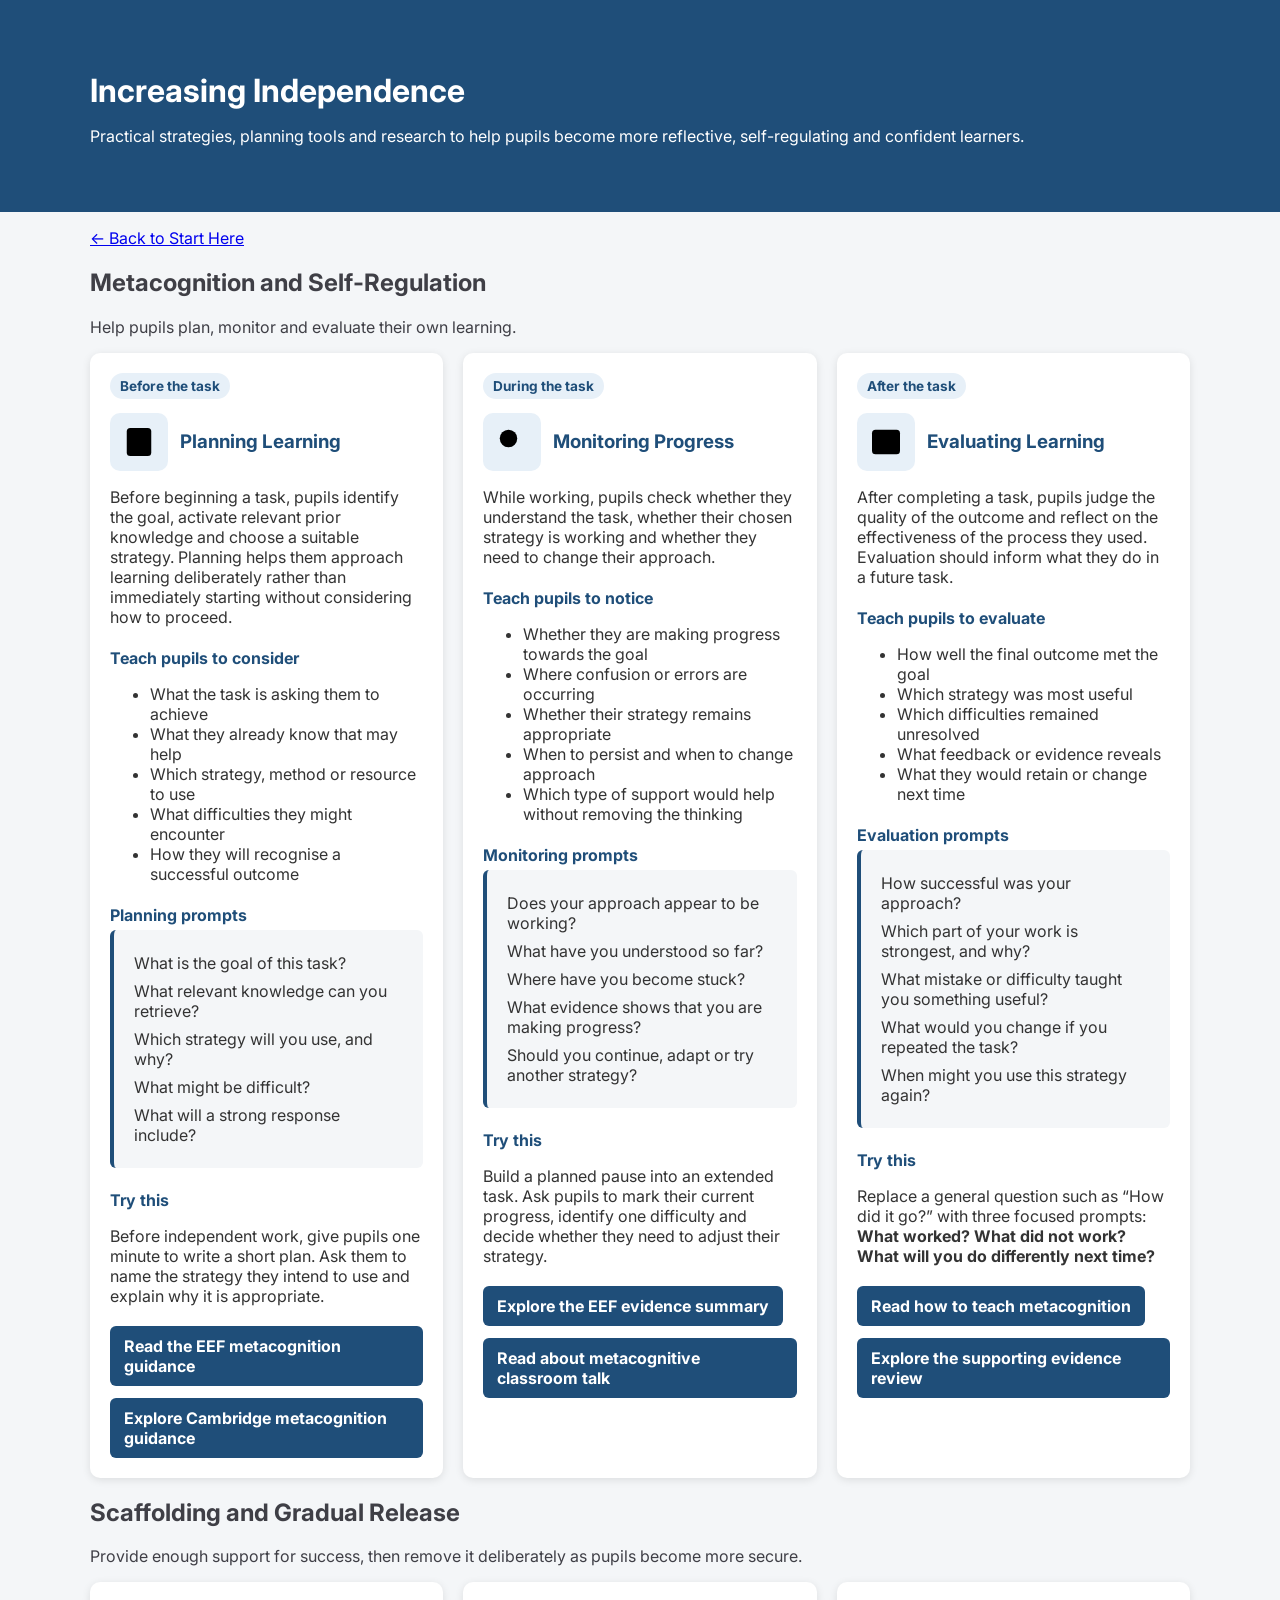
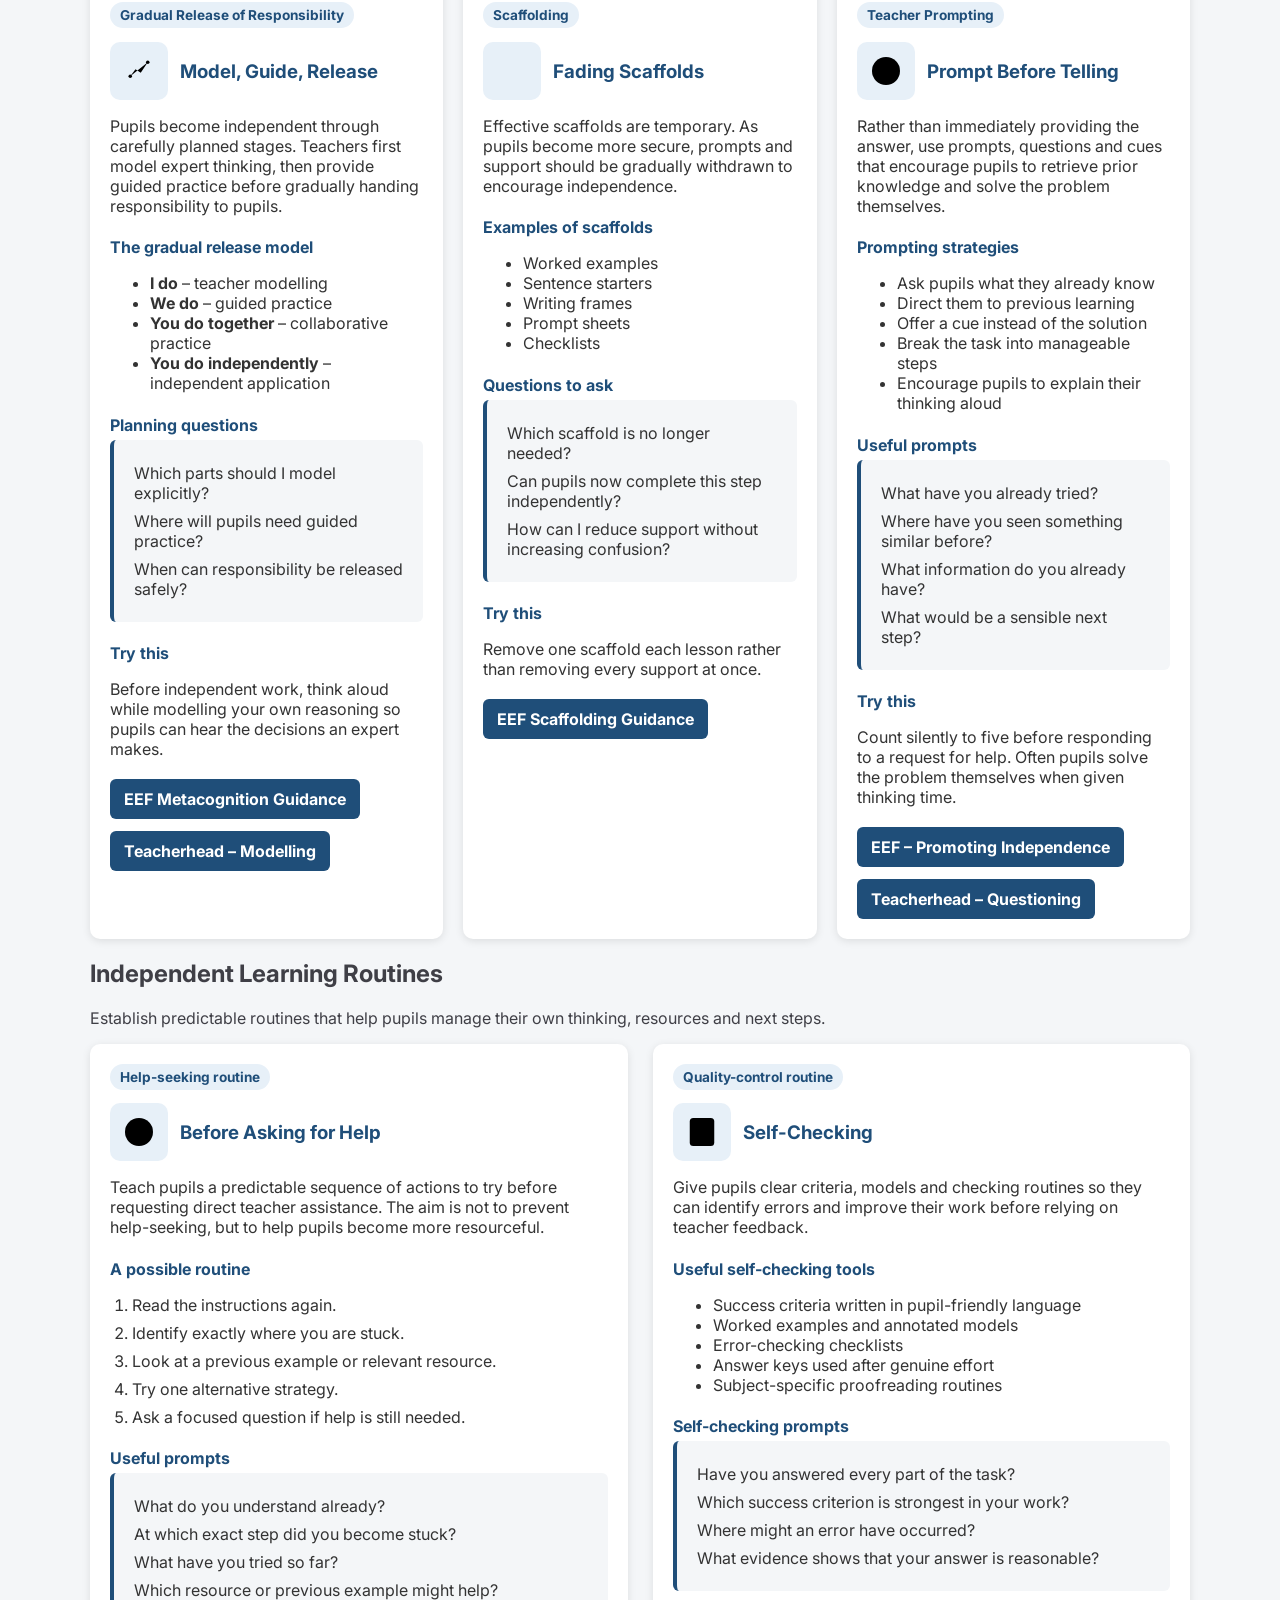
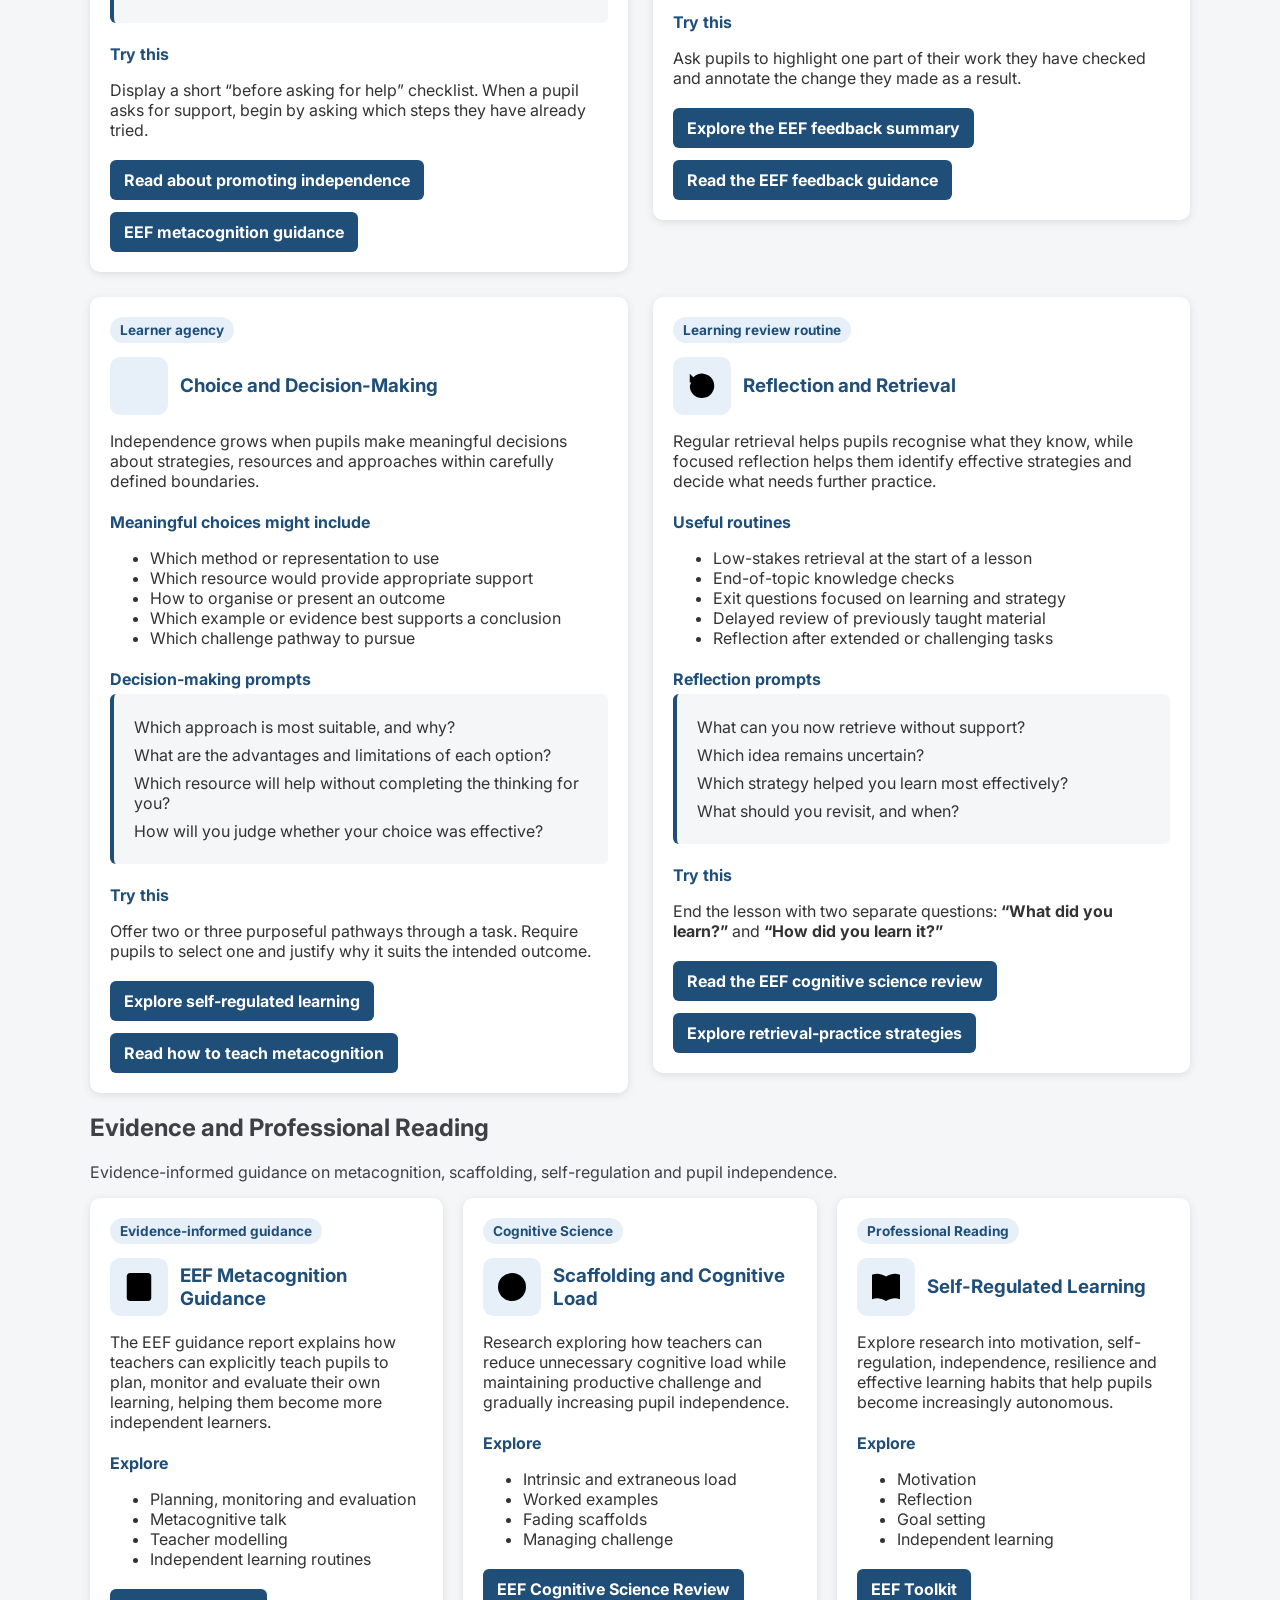
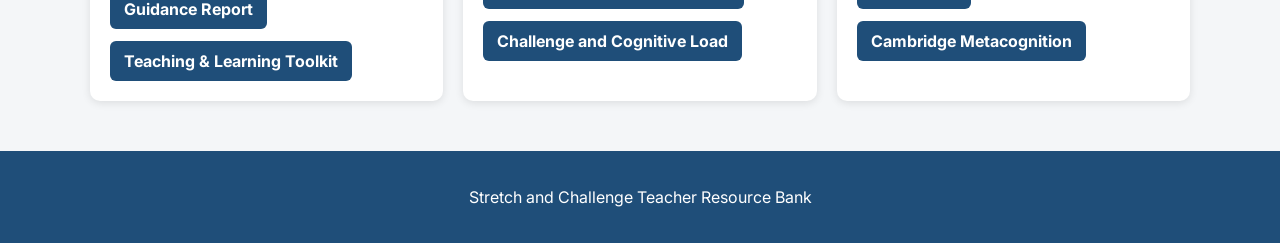
<file: independence.html>
<!DOCTYPE html>
<html lang="en">
<head>
    <meta charset="UTF-8">

    <meta
        name="viewport"
        content="width=device-width, initial-scale=1.0"
    >

    <title>Increasing Independence</title>
<link rel="preconnect" href="https://fonts.googleapis.com">
<link rel="preconnect" href="https://fonts.gstatic.com" crossorigin>
<link href="https://fonts.googleapis.com/css2?family=Inter:wght@400;500;600;700&display=swap" rel="stylesheet">
    <link rel="stylesheet" href="style.css">
</head>

<body>

    <header class="site-header">
        <div class="container">
            <h1>Increasing Independence</h1>

            <p>
                Practical strategies, planning tools and research to help
                pupils become more reflective, self-regulating and confident
                learners.
            </p>
        </div>
    </header>

    <main class="container">

        <p class="back-link">
            <a href="index.html">← Back to Start Here</a>
        </p>

        <section class="content-section">
            <h2>Metacognition and Self-Regulation</h2>

            <p>
                Help pupils plan, monitor and evaluate their own learning.
            </p>

            <div class="resource-grid">

                <article class="resource-card">

    <p class="resource-label">Before the task</p>

    <div class="resource-title">

        <svg
            class="resource-icon"
            viewBox="0 0 24 24"
            role="img"
            aria-label="Planning learning icon"
            xmlns="http://www.w3.org/2000/svg"
        >
            <rect x="5" y="4" width="14" height="16" rx="2"></rect>
            <path d="M8 8h8M8 12h5M8 16h6"></path>
            <path d="M15 11l1.5 1.5L19 10"></path>
        </svg>

        <h3>Planning Learning</h3>

    </div>

    <p>
        Before beginning a task, pupils identify the goal, activate relevant
        prior knowledge and choose a suitable strategy. Planning helps them
        approach learning deliberately rather than immediately starting without
        considering how to proceed.
    </p>

    <h4>Teach pupils to consider</h4>

    <ul>
        <li>What the task is asking them to achieve</li>
        <li>What they already know that may help</li>
        <li>Which strategy, method or resource to use</li>
        <li>What difficulties they might encounter</li>
        <li>How they will recognise a successful outcome</li>
    </ul>

    <h4>Planning prompts</h4>

    <div class="question-stems">
        <p>What is the goal of this task?</p>
        <p>What relevant knowledge can you retrieve?</p>
        <p>Which strategy will you use, and why?</p>
        <p>What might be difficult?</p>
        <p>What will a strong response include?</p>
    </div>

    <h4>Try this</h4>

    <p>
        Before independent work, give pupils one minute to write a short plan.
        Ask them to name the strategy they intend to use and explain why it is
        appropriate.
    </p>

    <div class="resource-links">

        <a
            href="https://educationendowmentfoundation.org.uk/education-evidence/guidance-reports/metacognition"
            target="_blank"
            rel="noopener"
        >
            Read the EEF metacognition guidance
        </a>

        <a
            href="https://cambridge-community.org.uk/professional-development/gswmeta/index.html"
            target="_blank"
            rel="noopener"
        >
            Explore Cambridge metacognition guidance
        </a>

    </div>

</article>

                <article class="resource-card">

    <p class="resource-label">During the task</p>

    <div class="resource-title">

        <svg
            class="resource-icon"
            viewBox="0 0 24 24"
            role="img"
            aria-label="Monitoring progress icon"
            xmlns="http://www.w3.org/2000/svg"
        >
            <circle cx="10" cy="10" r="5"></circle>
            <path d="M14 14l5 5"></path>
            <path d="M8 10h4M10 8v4"></path>
        </svg>

        <h3>Monitoring Progress</h3>

    </div>

    <p>
        While working, pupils check whether they understand the task, whether
        their chosen strategy is working and whether they need to change their
        approach.
    </p>

    <h4>Teach pupils to notice</h4>

    <ul>
        <li>Whether they are making progress towards the goal</li>
        <li>Where confusion or errors are occurring</li>
        <li>Whether their strategy remains appropriate</li>
        <li>When to persist and when to change approach</li>
        <li>Which type of support would help without removing the thinking</li>
    </ul>

    <h4>Monitoring prompts</h4>

    <div class="question-stems">
        <p>Does your approach appear to be working?</p>
        <p>What have you understood so far?</p>
        <p>Where have you become stuck?</p>
        <p>What evidence shows that you are making progress?</p>
        <p>Should you continue, adapt or try another strategy?</p>
    </div>

    <h4>Try this</h4>

    <p>
        Build a planned pause into an extended task. Ask pupils to mark their
        current progress, identify one difficulty and decide whether they need
        to adjust their strategy.
    </p>

    <div class="resource-links">

        <a
            href="https://educationendowmentfoundation.org.uk/education-evidence/teaching-learning-toolkit/metacognition-and-self-regulation"
            target="_blank"
            rel="noopener"
        >
            Explore the EEF evidence summary
        </a>

        <a
            href="https://educationendowmentfoundation.org.uk/news/promoting-metacognitive-talk-in-the-classroom"
            target="_blank"
            rel="noopener"
        >
            Read about metacognitive classroom talk
        </a>

    </div>

</article>

                <article class="resource-card">

    <p class="resource-label">After the task</p>

    <div class="resource-title">

        <svg
            class="resource-icon"
            viewBox="0 0 24 24"
            role="img"
            aria-label="Evaluating learning icon"
            xmlns="http://www.w3.org/2000/svg"
        >
            <rect x="4" y="5" width="16" height="14" rx="2"></rect>
            <path d="M8 10l2 2 5-5"></path>
            <path d="M8 16h8"></path>
        </svg>

        <h3>Evaluating Learning</h3>

    </div>

    <p>
        After completing a task, pupils judge the quality of the outcome and
        reflect on the effectiveness of the process they used. Evaluation
        should inform what they do in a future task.
    </p>

    <h4>Teach pupils to evaluate</h4>

    <ul>
        <li>How well the final outcome met the goal</li>
        <li>Which strategy was most useful</li>
        <li>Which difficulties remained unresolved</li>
        <li>What feedback or evidence reveals</li>
        <li>What they would retain or change next time</li>
    </ul>

    <h4>Evaluation prompts</h4>

    <div class="question-stems">
        <p>How successful was your approach?</p>
        <p>Which part of your work is strongest, and why?</p>
        <p>What mistake or difficulty taught you something useful?</p>
        <p>What would you change if you repeated the task?</p>
        <p>When might you use this strategy again?</p>
    </div>

    <h4>Try this</h4>

    <p>
        Replace a general question such as “How did it go?” with three focused
        prompts: <strong>What worked? What did not work? What will you do
        differently next time?</strong>
    </p>

    <div class="resource-links">

        <a
            href="https://educationendowmentfoundation.org.uk/news/how-do-we-teach-metacognition"
            target="_blank"
            rel="noopener"
        >
            Read how to teach metacognition
        </a>

        <a
            href="https://educationendowmentfoundation.org.uk/education-evidence/evidence-reviews/metacognition-and-self-regulation-guidance-report"
            target="_blank"
            rel="noopener"
        >
            Explore the supporting evidence review
        </a>

    </div>

</article>

            </div>
        </section>

        <section class="content-section">
            <h2>Scaffolding and Gradual Release</h2>

            <p>
                Provide enough support for success, then remove it deliberately
                as pupils become more secure.
            </p>

            <div class="resource-grid">

                <article class="resource-card">

    <p class="resource-label">Gradual Release of Responsibility</p>

    <div class="resource-title">

        <svg
            class="resource-icon"
            viewBox="0 0 24 24"
            role="img"
            aria-label="Gradual Release icon"
            xmlns="http://www.w3.org/2000/svg">

            <path d="M5 18h14"></path>
            <path d="M7 15l3-4 3 2 4-6"></path>
            <circle cx="7" cy="15" r="1"></circle>
            <circle cx="17" cy="7" r="1"></circle>

        </svg>

        <h3>Model, Guide, Release</h3>

    </div>

    <p>
        Pupils become independent through carefully planned stages.
        Teachers first model expert thinking, then provide guided
        practice before gradually handing responsibility to pupils.
    </p>

    <h4>The gradual release model</h4>

    <ul>
        <li><strong>I do</strong> – teacher modelling</li>
        <li><strong>We do</strong> – guided practice</li>
        <li><strong>You do together</strong> – collaborative practice</li>
        <li><strong>You do independently</strong> – independent application</li>
    </ul>

    <h4>Planning questions</h4>

    <div class="question-stems">
        <p>Which parts should I model explicitly?</p>
        <p>Where will pupils need guided practice?</p>
        <p>When can responsibility be released safely?</p>
    </div>

    <h4>Try this</h4>

    <p>
        Before independent work, think aloud while modelling your own
        reasoning so pupils can hear the decisions an expert makes.
    </p>

    <div class="resource-links">

        <a href="https://educationendowmentfoundation.org.uk/education-evidence/guidance-reports/metacognition"
           target="_blank">
            EEF Metacognition Guidance
        </a>

        <a href="https://teacherhead.com/category/modelling/"
           target="_blank">
            Teacherhead – Modelling
        </a>

    </div>

</article>

                <article class="resource-card">

    <p class="resource-label">Scaffolding</p>

    <div class="resource-title">

        <svg
            class="resource-icon"
            viewBox="0 0 24 24"
            xmlns="http://www.w3.org/2000/svg">

            <path d="M5 19h14"></path>
            <path d="M8 16h8"></path>
            <path d="M10 13h4"></path>

        </svg>

        <h3>Fading Scaffolds</h3>

    </div>

    <p>
        Effective scaffolds are temporary. As pupils become more secure,
        prompts and support should be gradually withdrawn to encourage
        independence.
    </p>

    <h4>Examples of scaffolds</h4>

    <ul>
        <li>Worked examples</li>
        <li>Sentence starters</li>
        <li>Writing frames</li>
        <li>Prompt sheets</li>
        <li>Checklists</li>
    </ul>

    <h4>Questions to ask</h4>

    <div class="question-stems">
        <p>Which scaffold is no longer needed?</p>

        <p>Can pupils now complete this step independently?</p>

        <p>How can I reduce support without increasing confusion?</p>

    </div>

    <h4>Try this</h4>

    <p>
        Remove one scaffold each lesson rather than removing every support
        at once.
    </p>

    <div class="resource-links">

        <a href="https://educationendowmentfoundation.org.uk/news/scaffolding-learning-to-improve-pupil-outcomes"
           target="_blank">
            EEF Scaffolding Guidance
        </a>

    </div>

</article>

                <article class="resource-card">

    <p class="resource-label">Teacher Prompting</p>

    <div class="resource-title">

        <svg
            class="resource-icon"
            viewBox="0 0 24 24"
            xmlns="http://www.w3.org/2000/svg">

            <circle cx="12" cy="12" r="8"></circle>

            <path d="M9 10h6"></path>

            <path d="M9 14h4"></path>

        </svg>

        <h3>Prompt Before Telling</h3>

    </div>

    <p>
        Rather than immediately providing the answer, use prompts,
        questions and cues that encourage pupils to retrieve prior
        knowledge and solve the problem themselves.
    </p>

    <h4>Prompting strategies</h4>

    <ul>

        <li>Ask pupils what they already know</li>

        <li>Direct them to previous learning</li>

        <li>Offer a cue instead of the solution</li>

        <li>Break the task into manageable steps</li>

        <li>Encourage pupils to explain their thinking aloud</li>

    </ul>

    <h4>Useful prompts</h4>

    <div class="question-stems">

        <p>What have you already tried?</p>

        <p>Where have you seen something similar before?</p>

        <p>What information do you already have?</p>

        <p>What would be a sensible next step?</p>

    </div>

    <h4>Try this</h4>

    <p>
        Count silently to five before responding to a request for help.
        Often pupils solve the problem themselves when given thinking time.
    </p>

    <div class="resource-links">

        <a href="https://educationendowmentfoundation.org.uk/news/silence-promote-pupil-independence"
           target="_blank">
            EEF – Promoting Independence
        </a>

        <a href="https://teacherhead.com/category/questioning/"
           target="_blank">
            Teacherhead – Questioning
        </a>

    </div>

</article>

            </div>
        </section>

        <section class="content-section">
            <h2>Independent Learning Routines</h2>

            <p>
                Establish predictable routines that help pupils manage their
                own thinking, resources and next steps.
            </p>

            <div class="resource-grid two-column-grid">

    <article class="resource-card">

        <p class="resource-label">Help-seeking routine</p>

        <div class="resource-title">

            <svg
                class="resource-icon"
                viewBox="0 0 24 24"
                role="img"
                aria-label="Before asking for help icon"
                xmlns="http://www.w3.org/2000/svg"
            >
                <circle cx="12" cy="12" r="8"></circle>
                <path d="M9.5 9a2.8 2.8 0 1 1 4.5 2.2c-1.2.8-2 1.4-2 2.8"></path>
                <circle cx="12" cy="17" r="0.7" class="icon-dot"></circle>
            </svg>

            <h3>Before Asking for Help</h3>

        </div>

        <p>
            Teach pupils a predictable sequence of actions to try before
            requesting direct teacher assistance. The aim is not to prevent
            help-seeking, but to help pupils become more resourceful.
        </p>

        <h4>A possible routine</h4>

        <ol class="taxonomy-levels">
            <li>Read the instructions again.</li>
            <li>Identify exactly where you are stuck.</li>
            <li>Look at a previous example or relevant resource.</li>
            <li>Try one alternative strategy.</li>
            <li>Ask a focused question if help is still needed.</li>
        </ol>

        <h4>Useful prompts</h4>

        <div class="question-stems">
            <p>What do you understand already?</p>
            <p>At which exact step did you become stuck?</p>
            <p>What have you tried so far?</p>
            <p>Which resource or previous example might help?</p>
        </div>

        <h4>Try this</h4>

        <p>
            Display a short “before asking for help” checklist. When a pupil
            asks for support, begin by asking which steps they have already tried.
        </p>

        <div class="resource-links">

            <a
                href="https://educationendowmentfoundation.org.uk/news/silence-promote-pupil-independence"
                target="_blank"
                rel="noopener"
            >
                Read about promoting independence
            </a>

            <a
                href="https://educationendowmentfoundation.org.uk/education-evidence/guidance-reports/metacognition"
                target="_blank"
                rel="noopener"
            >
                EEF metacognition guidance
            </a>

        </div>

    </article>


    <article class="resource-card">

        <p class="resource-label">Quality-control routine</p>

        <div class="resource-title">

            <svg
                class="resource-icon"
                viewBox="0 0 24 24"
                role="img"
                aria-label="Self-checking icon"
                xmlns="http://www.w3.org/2000/svg"
            >
                <rect x="5" y="4" width="14" height="16" rx="2"></rect>
                <path d="M8 9l2 2 5-5"></path>
                <path d="M8 15h8"></path>
            </svg>

            <h3>Self-Checking</h3>

        </div>

        <p>
            Give pupils clear criteria, models and checking routines so they
            can identify errors and improve their work before relying on
            teacher feedback.
        </p>

        <h4>Useful self-checking tools</h4>

        <ul>
            <li>Success criteria written in pupil-friendly language</li>
            <li>Worked examples and annotated models</li>
            <li>Error-checking checklists</li>
            <li>Answer keys used after genuine effort</li>
            <li>Subject-specific proofreading routines</li>
        </ul>

        <h4>Self-checking prompts</h4>

        <div class="question-stems">
            <p>Have you answered every part of the task?</p>
            <p>Which success criterion is strongest in your work?</p>
            <p>Where might an error have occurred?</p>
            <p>What evidence shows that your answer is reasonable?</p>
        </div>

        <h4>Try this</h4>

        <p>
            Ask pupils to highlight one part of their work they have checked
            and annotate the change they made as a result.
        </p>

        <div class="resource-links">

            <a
                href="https://educationendowmentfoundation.org.uk/education-evidence/teaching-learning-toolkit/feedback"
                target="_blank"
                rel="noopener"
            >
                Explore the EEF feedback summary
            </a>

            <a
                href="https://educationendowmentfoundation.org.uk/education-evidence/guidance-reports/feedback"
                target="_blank"
                rel="noopener"
            >
                Read the EEF feedback guidance
            </a>

        </div>

    </article>


    <article class="resource-card">

        <p class="resource-label">Learner agency</p>

        <div class="resource-title">

            <svg
                class="resource-icon"
                viewBox="0 0 24 24"
                role="img"
                aria-label="Choice and decision-making icon"
                xmlns="http://www.w3.org/2000/svg"
            >
                <path d="M12 20V8"></path>
                <path d="M12 11L7 6"></path>
                <path d="M12 14l5-5"></path>
                <path d="M5 6h4M15 9h4"></path>
            </svg>

            <h3>Choice and Decision-Making</h3>

        </div>

        <p>
            Independence grows when pupils make meaningful decisions about
            strategies, resources and approaches within carefully defined
            boundaries.
        </p>

        <h4>Meaningful choices might include</h4>

        <ul>
            <li>Which method or representation to use</li>
            <li>Which resource would provide appropriate support</li>
            <li>How to organise or present an outcome</li>
            <li>Which example or evidence best supports a conclusion</li>
            <li>Which challenge pathway to pursue</li>
        </ul>

        <h4>Decision-making prompts</h4>

        <div class="question-stems">
            <p>Which approach is most suitable, and why?</p>
            <p>What are the advantages and limitations of each option?</p>
            <p>Which resource will help without completing the thinking for you?</p>
            <p>How will you judge whether your choice was effective?</p>
        </div>

        <h4>Try this</h4>

        <p>
            Offer two or three purposeful pathways through a task. Require
            pupils to select one and justify why it suits the intended outcome.
        </p>

        <div class="resource-links">

            <a
                href="https://educationendowmentfoundation.org.uk/education-evidence/teaching-learning-toolkit/metacognition-and-self-regulation"
                target="_blank"
                rel="noopener"
            >
                Explore self-regulated learning
            </a>

            <a
                href="https://educationendowmentfoundation.org.uk/news/how-do-we-teach-metacognition"
                target="_blank"
                rel="noopener"
            >
                Read how to teach metacognition
            </a>

        </div>

    </article>


    <article class="resource-card">

        <p class="resource-label">Learning review routine</p>

        <div class="resource-title">

            <svg
                class="resource-icon"
                viewBox="0 0 24 24"
                role="img"
                aria-label="Reflection and retrieval icon"
                xmlns="http://www.w3.org/2000/svg"
            >
                <path d="M5 12a7 7 0 1 0 2-5"></path>
                <path d="M5 5v5h5"></path>
                <path d="M12 8v4l3 2"></path>
            </svg>

            <h3>Reflection and Retrieval</h3>

        </div>

        <p>
            Regular retrieval helps pupils recognise what they know, while
            focused reflection helps them identify effective strategies and
            decide what needs further practice.
        </p>

        <h4>Useful routines</h4>

        <ul>
            <li>Low-stakes retrieval at the start of a lesson</li>
            <li>End-of-topic knowledge checks</li>
            <li>Exit questions focused on learning and strategy</li>
            <li>Delayed review of previously taught material</li>
            <li>Reflection after extended or challenging tasks</li>
        </ul>

        <h4>Reflection prompts</h4>

        <div class="question-stems">
            <p>What can you now retrieve without support?</p>
            <p>Which idea remains uncertain?</p>
            <p>Which strategy helped you learn most effectively?</p>
            <p>What should you revisit, and when?</p>
        </div>

        <h4>Try this</h4>

        <p>
            End the lesson with two separate questions:
            <strong>“What did you learn?”</strong> and
            <strong>“How did you learn it?”</strong>
        </p>

        <div class="resource-links">

            <a
                href="https://educationendowmentfoundation.org.uk/education-evidence/evidence-reviews/cognitive-science-approaches-in-the-classroom"
                target="_blank"
                rel="noopener"
            >
                Read the EEF cognitive science review
            </a>

            <a
                href="https://www.retrievalpractice.org/strategies"
                target="_blank"
                rel="noopener"
            >
                Explore retrieval-practice strategies
            </a>

        </div>

    </article>

</div>
        </section>

        <section class="content-section">
            <h2>Evidence and Professional Reading</h2>

            <p>
                Evidence-informed guidance on metacognition, scaffolding,
                self-regulation and pupil independence.
            </p>

            <div class="resource-grid">

                <article class="resource-card">

    <p class="resource-label">Evidence-informed guidance</p>

    <div class="resource-title">

        <svg
            class="resource-icon"
            viewBox="0 0 24 24"
            xmlns="http://www.w3.org/2000/svg">

            <rect x="5" y="4" width="14" height="16" rx="2"></rect>
            <path d="M8 8h8M8 12h8M8 16h5"></path>

        </svg>

        <h3>EEF Metacognition Guidance</h3>

    </div>

    <p>
        The EEF guidance report explains how teachers can explicitly teach
        pupils to plan, monitor and evaluate their own learning, helping
        them become more independent learners.
    </p>

    <h4>Explore</h4>

    <ul>
        <li>Planning, monitoring and evaluation</li>
        <li>Metacognitive talk</li>
        <li>Teacher modelling</li>
        <li>Independent learning routines</li>
    </ul>

    <div class="resource-links">

        <a href="https://educationendowmentfoundation.org.uk/education-evidence/guidance-reports/metacognition"
           target="_blank">
            Guidance Report
        </a>

        <a href="https://educationendowmentfoundation.org.uk/education-evidence/teaching-learning-toolkit/metacognition-and-self-regulation"
           target="_blank">
            Teaching & Learning Toolkit
        </a>

    </div>

</article>

                <article class="resource-card">

    <p class="resource-label">Cognitive Science</p>

    <div class="resource-title">

        <svg
            class="resource-icon"
            viewBox="0 0 24 24"
            xmlns="http://www.w3.org/2000/svg">

            <circle cx="12" cy="12" r="8"></circle>
            <path d="M9 8c-2 1-2 4 0 5"></path>
            <path d="M15 8c2 1 2 4 0 5"></path>

        </svg>

        <h3>Scaffolding and Cognitive Load</h3>

    </div>

    <p>
        Research exploring how teachers can reduce unnecessary cognitive
        load while maintaining productive challenge and gradually
        increasing pupil independence.
    </p>

    <h4>Explore</h4>

    <ul>

        <li>Intrinsic and extraneous load</li>

        <li>Worked examples</li>

        <li>Fading scaffolds</li>

        <li>Managing challenge</li>

    </ul>

    <div class="resource-links">

        <a href="https://educationendowmentfoundation.org.uk/education-evidence/evidence-reviews/cognitive-science-approaches-in-the-classroom"
           target="_blank">
            EEF Cognitive Science Review
        </a>

        <a href="https://educationendowmentfoundation.org.uk/news/eef-blog-rising-to-the-challenge-working-with-intrinsic-load"
           target="_blank">
            Challenge and Cognitive Load
        </a>

    </div>

</article>

                <article class="resource-card">

    <p class="resource-label">Professional Reading</p>

    <div class="resource-title">

        <svg
            class="resource-icon"
            viewBox="0 0 24 24"
            xmlns="http://www.w3.org/2000/svg">

            <path d="M4 5c3-1 5-.5 8 1v14c-3-1.5-5-2-8-1z"></path>
            <path d="M20 5c-3-1-5-.5-8 1v14c3-1.5 5-2 8-1z"></path>

        </svg>

        <h3>Self-Regulated Learning</h3>

    </div>

    <p>
        Explore research into motivation, self-regulation, independence,
        resilience and effective learning habits that help pupils become
        increasingly autonomous.
    </p>

    <h4>Explore</h4>

    <ul>

        <li>Motivation</li>

        <li>Reflection</li>

        <li>Goal setting</li>

        <li>Independent learning</li>

    </ul>

    <div class="resource-links">

        <a href="https://educationendowmentfoundation.org.uk/education-evidence/teaching-learning-toolkit/metacognition-and-self-regulation"
           target="_blank">
            EEF Toolkit
        </a>

        <a href="https://cambridge-community.org.uk/professional-development/gswmeta/index.html"
           target="_blank">
            Cambridge Metacognition
        </a>

    </div>

</article>

            </div>
        </section>

    </main>

    <footer class="site-footer">
        <p>Stretch and Challenge Teacher Resource Bank</p>
    </footer>

</body>
</html>
</file>
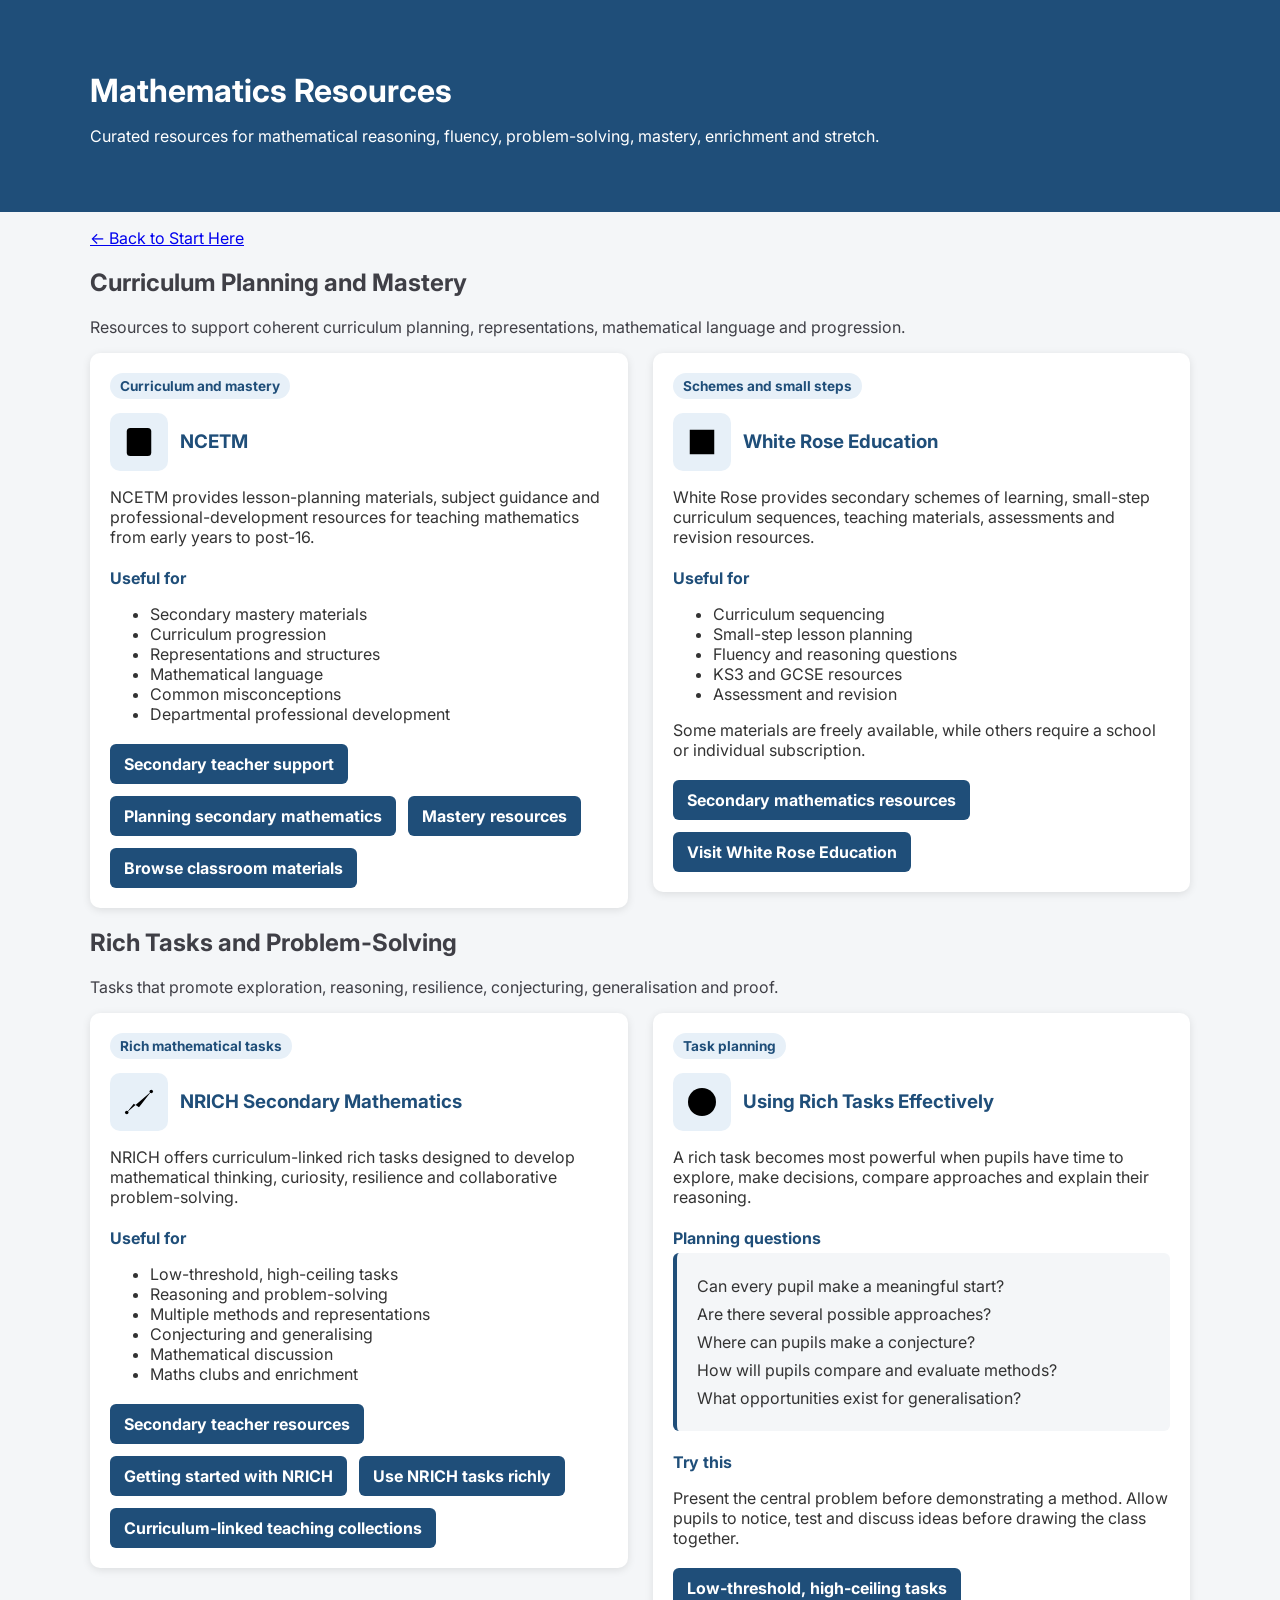
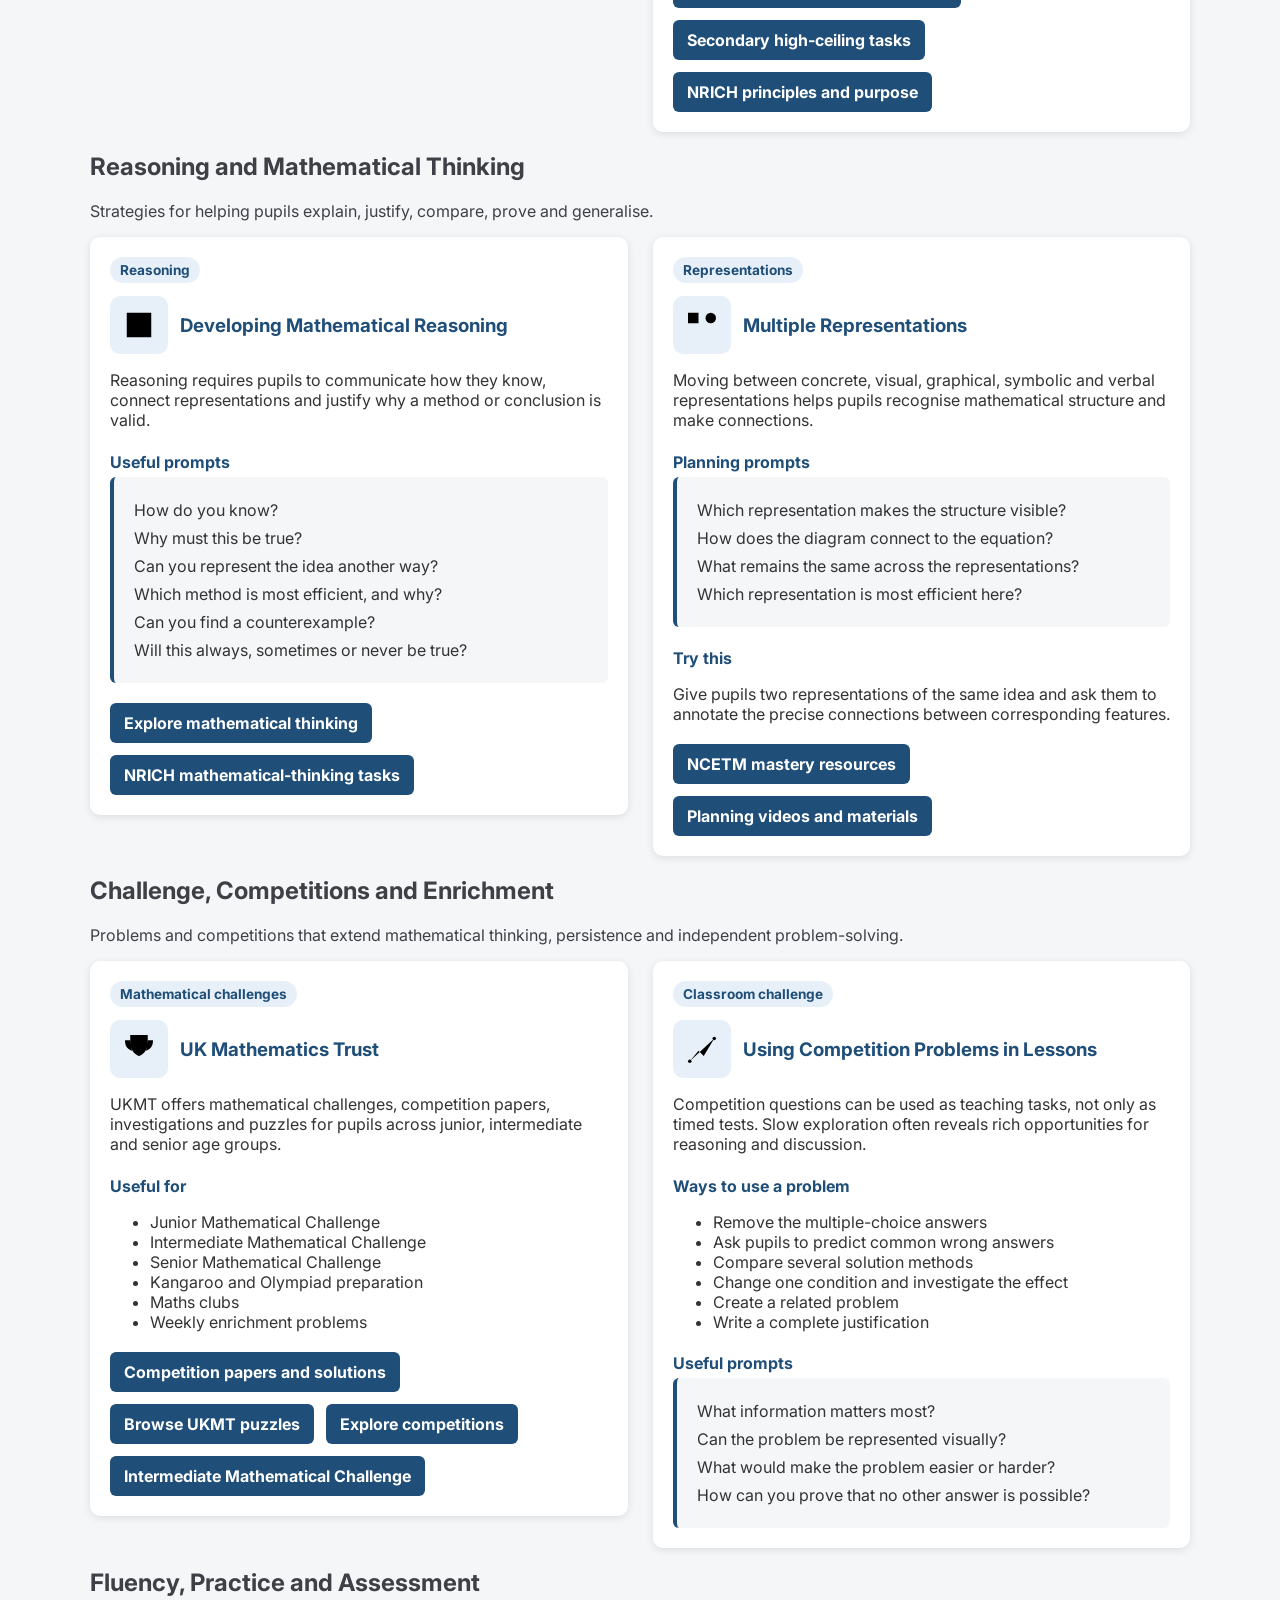
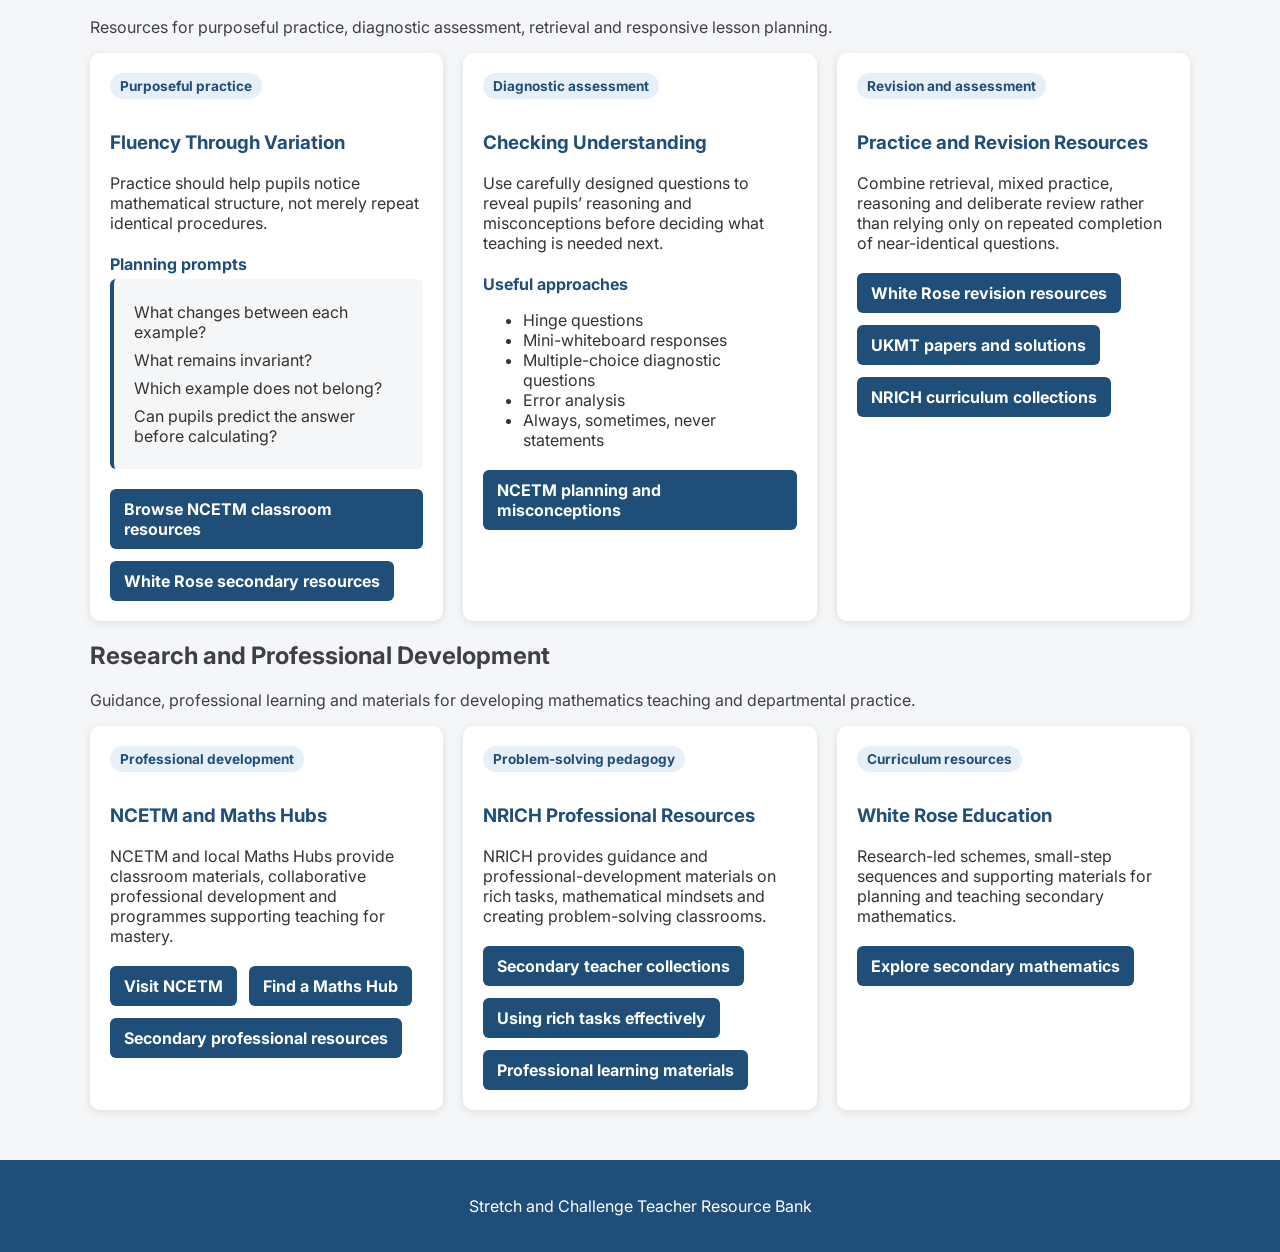
<file: maths.html>
<!DOCTYPE html>
<html lang="en">
<head>
    <meta charset="UTF-8">

    <meta
        name="viewport"
        content="width=device-width, initial-scale=1.0"
    >

    <title>Mathematics Resources</title>
<link rel="preconnect" href="https://fonts.googleapis.com">
<link rel="preconnect" href="https://fonts.gstatic.com" crossorigin>
<link href="https://fonts.googleapis.com/css2?family=Inter:wght@400;500;600;700&display=swap" rel="stylesheet">
    <link rel="stylesheet" href="style.css">
</head>

<body>

    <header class="site-header">
        <div class="container">
            <h1>Mathematics Resources</h1>

            <p>
                Curated resources for mathematical reasoning, fluency,
                problem-solving, mastery, enrichment and stretch.
            </p>
        </div>
    </header>

    <main class="container">

        <p class="back-link">
            <a href="index.html">← Back to Start Here</a>
        </p>


        <section class="content-section">

            <h2>Curriculum Planning and Mastery</h2>

            <p>
                Resources to support coherent curriculum planning,
                representations, mathematical language and progression.
            </p>

            <div class="resource-grid two-column-grid">

                <article class="resource-card">

                    <p class="resource-label">Curriculum and mastery</p>

                    <div class="resource-title">

                        <svg
                            class="resource-icon"
                            viewBox="0 0 24 24"
                            role="img"
                            aria-label="NCETM resources icon"
                            xmlns="http://www.w3.org/2000/svg"
                        >
                            <rect x="5" y="4" width="14" height="16" rx="2"></rect>
                            <path d="M8 8h8M8 12h8M8 16h5"></path>
                        </svg>

                        <h3>NCETM</h3>

                    </div>

                    <p>
                        NCETM provides lesson-planning materials, subject
                        guidance and professional-development resources for
                        teaching mathematics from early years to post-16.
                    </p>

                    <h4>Useful for</h4>

                    <ul>
                        <li>Secondary mastery materials</li>
                        <li>Curriculum progression</li>
                        <li>Representations and structures</li>
                        <li>Mathematical language</li>
                        <li>Common misconceptions</li>
                        <li>Departmental professional development</li>
                    </ul>

                    <div class="resource-links">

                        <a
                            href="https://www.ncetm.org.uk/in-the-classroom/resources-for-teaching-maths-in-all-phases/support-for-secondary-teachers/"
                            target="_blank"
                            rel="noopener"
                        >
                            Secondary teacher support
                        </a>

                        <a
                            href="https://www.ncetm.org.uk/classroom-resources/planning-to-teach-secondary-maths/"
                            target="_blank"
                            rel="noopener"
                        >
                            Planning secondary mathematics
                        </a>

                        <a
                            href="https://www.ncetm.org.uk/classroom-resources/resources-for-teachers-using-the-mastery-materials/"
                            target="_blank"
                            rel="noopener"
                        >
                            Mastery resources
                        </a>

                        <a
                            href="https://www.ncetm.org.uk/in-the-classroom/"
                            target="_blank"
                            rel="noopener"
                        >
                            Browse classroom materials
                        </a>

                    </div>

                </article>


                <article class="resource-card">

                    <p class="resource-label">Schemes and small steps</p>

                    <div class="resource-title">

                        <svg
                            class="resource-icon"
                            viewBox="0 0 24 24"
                            role="img"
                            aria-label="White Rose Education icon"
                            xmlns="http://www.w3.org/2000/svg"
                        >
                            <path d="M5 19V5h14v14"></path>
                            <path d="M8 9h8M8 13h8M8 17h5"></path>
                        </svg>

                        <h3>White Rose Education</h3>

                    </div>

                    <p>
                        White Rose provides secondary schemes of learning,
                        small-step curriculum sequences, teaching materials,
                        assessments and revision resources.
                    </p>

                    <h4>Useful for</h4>

                    <ul>
                        <li>Curriculum sequencing</li>
                        <li>Small-step lesson planning</li>
                        <li>Fluency and reasoning questions</li>
                        <li>KS3 and GCSE resources</li>
                        <li>Assessment and revision</li>
                    </ul>

                    <p>
                        Some materials are freely available, while others
                        require a school or individual subscription.
                    </p>

                    <div class="resource-links">

                        <a
                            href="https://whiteroseeducation.com/resources/secondary-maths-resources"
                            target="_blank"
                            rel="noopener"
                        >
                            Secondary mathematics resources
                        </a>

                        <a
                            href="https://whiteroseeducation.com/"
                            target="_blank"
                            rel="noopener"
                        >
                            Visit White Rose Education
                        </a>

                    </div>

                </article>

            </div>

        </section>


        <section class="content-section">

            <h2>Rich Tasks and Problem-Solving</h2>

            <p>
                Tasks that promote exploration, reasoning, resilience,
                conjecturing, generalisation and proof.
            </p>

            <div class="resource-grid two-column-grid">

                <article class="resource-card">

                    <p class="resource-label">Rich mathematical tasks</p>

                    <div class="resource-title">

                        <svg
                            class="resource-icon"
                            viewBox="0 0 24 24"
                            role="img"
                            aria-label="NRICH icon"
                            xmlns="http://www.w3.org/2000/svg"
                        >
                            <path d="M5 18l4-5 3 2 7-9"></path>
                            <circle cx="5" cy="18" r="1"></circle>
                            <circle cx="19" cy="6" r="1"></circle>
                        </svg>

                        <h3>NRICH Secondary Mathematics</h3>

                    </div>

                    <p>
                        NRICH offers curriculum-linked rich tasks designed to
                        develop mathematical thinking, curiosity, resilience
                        and collaborative problem-solving.
                    </p>

                    <h4>Useful for</h4>

                    <ul>
                        <li>Low-threshold, high-ceiling tasks</li>
                        <li>Reasoning and problem-solving</li>
                        <li>Multiple methods and representations</li>
                        <li>Conjecturing and generalising</li>
                        <li>Mathematical discussion</li>
                        <li>Maths clubs and enrichment</li>
                    </ul>

                    <div class="resource-links">

                        <a
                            href="https://nrich.maths.org/teachers/secondary"
                            target="_blank"
                            rel="noopener"
                        >
                            Secondary teacher resources
                        </a>

                        <a
                            href="https://nrich.maths.org/resources-secondary-teachers-new-nrich"
                            target="_blank"
                            rel="noopener"
                        >
                            Getting started with NRICH
                        </a>

                        <a
                            href="https://nrich.maths.org/articles/using-nrich-tasks-richly"
                            target="_blank"
                            rel="noopener"
                        >
                            Use NRICH tasks richly
                        </a>

                        <a
                            href="https://nrich.maths.org/teaching-secondary-mathematics-using-nrich-resources"
                            target="_blank"
                            rel="noopener"
                        >
                            Curriculum-linked teaching collections
                        </a>

                    </div>

                </article>


                <article class="resource-card">

                    <p class="resource-label">Task planning</p>

                    <div class="resource-title">

                        <svg
                            class="resource-icon"
                            viewBox="0 0 24 24"
                            role="img"
                            aria-label="Problem-solving lesson icon"
                            xmlns="http://www.w3.org/2000/svg"
                        >
                            <circle cx="12" cy="12" r="8"></circle>
                            <path d="M9 10a3 3 0 1 1 5 2.7c-1 .6-2 1.2-2 2.3"></path>
                            <circle cx="12" cy="18" r="0.7" class="icon-dot"></circle>
                        </svg>

                        <h3>Using Rich Tasks Effectively</h3>

                    </div>

                    <p>
                        A rich task becomes most powerful when pupils have
                        time to explore, make decisions, compare approaches
                        and explain their reasoning.
                    </p>

                    <h4>Planning questions</h4>

                    <div class="question-stems">
                        <p>Can every pupil make a meaningful start?</p>
                        <p>Are there several possible approaches?</p>
                        <p>Where can pupils make a conjecture?</p>
                        <p>How will pupils compare and evaluate methods?</p>
                        <p>What opportunities exist for generalisation?</p>
                    </div>

                    <h4>Try this</h4>

                    <p>
                        Present the central problem before demonstrating a
                        method. Allow pupils to notice, test and discuss ideas
                        before drawing the class together.
                    </p>

                    <div class="resource-links">

                        <a
                            href="https://nrich.maths.org/articles/low-threshold-high-ceiling-introduction"
                            target="_blank"
                            rel="noopener"
                        >
                            Low-threshold, high-ceiling tasks
                        </a>

                        <a
                            href="https://nrich.maths.org/lthc-secondary-classrooms"
                            target="_blank"
                            rel="noopener"
                        >
                            Secondary high-ceiling tasks
                        </a>

                        <a
                            href="https://nrich.maths.org/what-we-do-and-why-we-do-it"
                            target="_blank"
                            rel="noopener"
                        >
                            NRICH principles and purpose
                        </a>

                    </div>

                </article>

            </div>

        </section>


        <section class="content-section">

            <h2>Reasoning and Mathematical Thinking</h2>

            <p>
                Strategies for helping pupils explain, justify, compare,
                prove and generalise.
            </p>

            <div class="resource-grid two-column-grid">

                <article class="resource-card">

                    <p class="resource-label">Reasoning</p>

                    <div class="resource-title">

                        <svg
                            class="resource-icon"
                            viewBox="0 0 24 24"
                            role="img"
                            aria-label="Mathematical reasoning icon"
                            xmlns="http://www.w3.org/2000/svg"
                        >
                            <path d="M5 5h14v14H5z"></path>
                            <path d="M8 9h8M8 13h6M8 16h7"></path>
                        </svg>

                        <h3>Developing Mathematical Reasoning</h3>

                    </div>

                    <p>
                        Reasoning requires pupils to communicate how they know,
                        connect representations and justify why a method or
                        conclusion is valid.
                    </p>

                    <h4>Useful prompts</h4>

                    <div class="question-stems">
                        <p>How do you know?</p>
                        <p>Why must this be true?</p>
                        <p>Can you represent the idea another way?</p>
                        <p>Which method is most efficient, and why?</p>
                        <p>Can you find a counterexample?</p>
                        <p>Will this always, sometimes or never be true?</p>
                    </div>

                    <div class="resource-links">

                        <a
                            href="https://www.ncetm.org.uk/features/the-five-big-ideas-at-secondary-mathematical-thinking/"
                            target="_blank"
                            rel="noopener"
                        >
                            Explore mathematical thinking
                        </a>

                        <a
                            href="https://nrich.maths.org/secondary-teachers/developing-mathematical-thinking"
                            target="_blank"
                            rel="noopener"
                        >
                            NRICH mathematical-thinking tasks
                        </a>

                    </div>

                </article>


                <article class="resource-card">

                    <p class="resource-label">Representations</p>

                    <div class="resource-title">

                        <svg
                            class="resource-icon"
                            viewBox="0 0 24 24"
                            role="img"
                            aria-label="Multiple representations icon"
                            xmlns="http://www.w3.org/2000/svg"
                        >
                            <rect x="4" y="5" width="6" height="6"></rect>
                            <circle cx="17" cy="8" r="3"></circle>
                            <path d="M5 18h14M8 14v7M16 14v7"></path>
                        </svg>

                        <h3>Multiple Representations</h3>

                    </div>

                    <p>
                        Moving between concrete, visual, graphical, symbolic
                        and verbal representations helps pupils recognise
                        mathematical structure and make connections.
                    </p>

                    <h4>Planning prompts</h4>

                    <div class="question-stems">
                        <p>Which representation makes the structure visible?</p>
                        <p>How does the diagram connect to the equation?</p>
                        <p>What remains the same across the representations?</p>
                        <p>Which representation is most efficient here?</p>
                    </div>

                    <h4>Try this</h4>

                    <p>
                        Give pupils two representations of the same idea and
                        ask them to annotate the precise connections between
                        corresponding features.
                    </p>

                    <div class="resource-links">

                        <a
                            href="https://www.ncetm.org.uk/classroom-resources/resources-for-teachers-using-the-mastery-materials/"
                            target="_blank"
                            rel="noopener"
                        >
                            NCETM mastery resources
                        </a>

                        <a
                            href="https://www.ncetm.org.uk/classroom-resources/planning-to-teach-secondary-maths/"
                            target="_blank"
                            rel="noopener"
                        >
                            Planning videos and materials
                        </a>

                    </div>

                </article>

            </div>

        </section>


        <section class="content-section">

            <h2>Challenge, Competitions and Enrichment</h2>

            <p>
                Problems and competitions that extend mathematical thinking,
                persistence and independent problem-solving.
            </p>

            <div class="resource-grid two-column-grid">

                <article class="resource-card">

                    <p class="resource-label">Mathematical challenges</p>

                    <div class="resource-title">

                        <svg
                            class="resource-icon"
                            viewBox="0 0 24 24"
                            role="img"
                            aria-label="UKMT challenge icon"
                            xmlns="http://www.w3.org/2000/svg"
                        >
                            <path d="M7 4h10v4c0 4-2 7-5 8-3-1-5-4-5-8z"></path>
                            <path d="M9 20h6M12 16v4"></path>
                            <path d="M7 7H4c0 3 1 5 4 6M17 7h3c0 3-1 5-4 6"></path>
                        </svg>

                        <h3>UK Mathematics Trust</h3>

                    </div>

                    <p>
                        UKMT offers mathematical challenges, competition
                        papers, investigations and puzzles for pupils across
                        junior, intermediate and senior age groups.
                    </p>

                    <h4>Useful for</h4>

                    <ul>
                        <li>Junior Mathematical Challenge</li>
                        <li>Intermediate Mathematical Challenge</li>
                        <li>Senior Mathematical Challenge</li>
                        <li>Kangaroo and Olympiad preparation</li>
                        <li>Maths clubs</li>
                        <li>Weekly enrichment problems</li>
                    </ul>

                    <div class="resource-links">

                        <a
                            href="https://ukmt.org.uk/competition-papers"
                            target="_blank"
                            rel="noopener"
                        >
                            Competition papers and solutions
                        </a>

                        <a
                            href="https://ukmt.org.uk/puzzles"
                            target="_blank"
                            rel="noopener"
                        >
                            Browse UKMT puzzles
                        </a>

                        <a
                            href="https://ukmt.org.uk/competitions"
                            target="_blank"
                            rel="noopener"
                        >
                            Explore competitions
                        </a>

                        <a
                            href="https://ukmt.org.uk/intermediate-challenges/intermediate-mathematical-challenge"
                            target="_blank"
                            rel="noopener"
                        >
                            Intermediate Mathematical Challenge
                        </a>

                    </div>

                </article>


                <article class="resource-card">

                    <p class="resource-label">Classroom challenge</p>

                    <div class="resource-title">

                        <svg
                            class="resource-icon"
                            viewBox="0 0 24 24"
                            role="img"
                            aria-label="Challenge planning icon"
                            xmlns="http://www.w3.org/2000/svg"
                        >
                            <path d="M5 19l5-6 3 3 6-10"></path>
                            <circle cx="5" cy="19" r="1"></circle>
                            <circle cx="19" cy="6" r="1"></circle>
                        </svg>

                        <h3>Using Competition Problems in Lessons</h3>

                    </div>

                    <p>
                        Competition questions can be used as teaching tasks,
                        not only as timed tests. Slow exploration often reveals
                        rich opportunities for reasoning and discussion.
                    </p>

                    <h4>Ways to use a problem</h4>

                    <ul>
                        <li>Remove the multiple-choice answers</li>
                        <li>Ask pupils to predict common wrong answers</li>
                        <li>Compare several solution methods</li>
                        <li>Change one condition and investigate the effect</li>
                        <li>Create a related problem</li>
                        <li>Write a complete justification</li>
                    </ul>

                    <h4>Useful prompts</h4>

                    <div class="question-stems">
                        <p>What information matters most?</p>
                        <p>Can the problem be represented visually?</p>
                        <p>What would make the problem easier or harder?</p>
                        <p>How can you prove that no other answer is possible?</p>
                    </div>

                </article>

            </div>

        </section>


        <section class="content-section">

            <h2>Fluency, Practice and Assessment</h2>

            <p>
                Resources for purposeful practice, diagnostic assessment,
                retrieval and responsive lesson planning.
            </p>

            <div class="resource-grid">

                <article class="resource-card">

                    <p class="resource-label">Purposeful practice</p>

                    <h3>Fluency Through Variation</h3>

                    <p>
                        Practice should help pupils notice mathematical
                        structure, not merely repeat identical procedures.
                    </p>

                    <h4>Planning prompts</h4>

                    <div class="question-stems">
                        <p>What changes between each example?</p>
                        <p>What remains invariant?</p>
                        <p>Which example does not belong?</p>
                        <p>Can pupils predict the answer before calculating?</p>
                    </div>

                    <div class="resource-links">

                        <a
                            href="https://www.ncetm.org.uk/in-the-classroom/"
                            target="_blank"
                            rel="noopener"
                        >
                            Browse NCETM classroom resources
                        </a>

                        <a
                            href="https://whiteroseeducation.com/resources/secondary-maths-resources"
                            target="_blank"
                            rel="noopener"
                        >
                            White Rose secondary resources
                        </a>

                    </div>

                </article>


                <article class="resource-card">

                    <p class="resource-label">Diagnostic assessment</p>

                    <h3>Checking Understanding</h3>

                    <p>
                        Use carefully designed questions to reveal pupils’
                        reasoning and misconceptions before deciding what
                        teaching is needed next.
                    </p>

                    <h4>Useful approaches</h4>

                    <ul>
                        <li>Hinge questions</li>
                        <li>Mini-whiteboard responses</li>
                        <li>Multiple-choice diagnostic questions</li>
                        <li>Error analysis</li>
                        <li>Always, sometimes, never statements</li>
                    </ul>

                    <div class="resource-links">

                        <a
                            href="https://www.ncetm.org.uk/classroom-resources/planning-to-teach-secondary-maths/"
                            target="_blank"
                            rel="noopener"
                        >
                            NCETM planning and misconceptions
                        </a>

                    </div>

                </article>


                <article class="resource-card">

                    <p class="resource-label">Revision and assessment</p>

                    <h3>Practice and Revision Resources</h3>

                    <p>
                        Combine retrieval, mixed practice, reasoning and
                        deliberate review rather than relying only on repeated
                        completion of near-identical questions.
                    </p>

                    <div class="resource-links">

                        <a
                            href="https://whiteroseeducation.com/resources/secondary-maths-resources"
                            target="_blank"
                            rel="noopener"
                        >
                            White Rose revision resources
                        </a>

                        <a
                            href="https://ukmt.org.uk/competition-papers"
                            target="_blank"
                            rel="noopener"
                        >
                            UKMT papers and solutions
                        </a>

                        <a
                            href="https://nrich.maths.org/teachers/secondary"
                            target="_blank"
                            rel="noopener"
                        >
                            NRICH curriculum collections
                        </a>

                    </div>

                </article>

            </div>

        </section>


        <section class="content-section">

            <h2>Research and Professional Development</h2>

            <p>
                Guidance, professional learning and materials for developing
                mathematics teaching and departmental practice.
            </p>

            <div class="resource-grid">

                <article class="resource-card">

                    <p class="resource-label">Professional development</p>

                    <h3>NCETM and Maths Hubs</h3>

                    <p>
                        NCETM and local Maths Hubs provide classroom materials,
                        collaborative professional development and programmes
                        supporting teaching for mastery.
                    </p>

                    <div class="resource-links">

                        <a
                            href="https://www.ncetm.org.uk/"
                            target="_blank"
                            rel="noopener"
                        >
                            Visit NCETM
                        </a>

                        <a
                            href="https://www.ncetm.org.uk/maths-hubs/"
                            target="_blank"
                            rel="noopener"
                        >
                            Find a Maths Hub
                        </a>

                        <a
                            href="https://www.ncetm.org.uk/in-the-classroom/resources-for-teaching-maths-in-all-phases/support-for-secondary-teachers/"
                            target="_blank"
                            rel="noopener"
                        >
                            Secondary professional resources
                        </a>

                    </div>

                </article>


                <article class="resource-card">

                    <p class="resource-label">Problem-solving pedagogy</p>

                    <h3>NRICH Professional Resources</h3>

                    <p>
                        NRICH provides guidance and professional-development
                        materials on rich tasks, mathematical mindsets and
                        creating problem-solving classrooms.
                    </p>

                    <div class="resource-links">

                        <a
                            href="https://nrich.maths.org/teachers/secondary"
                            target="_blank"
                            rel="noopener"
                        >
                            Secondary teacher collections
                        </a>

                        <a
                            href="https://nrich.maths.org/articles/using-nrich-tasks-richly"
                            target="_blank"
                            rel="noopener"
                        >
                            Using rich tasks effectively
                        </a>

                        <a
                            href="https://nrich.maths.org/teaching-secondary-mathematics-using-nrich-resources"
                            target="_blank"
                            rel="noopener"
                        >
                            Professional learning materials
                        </a>

                    </div>

                </article>


                <article class="resource-card">

                    <p class="resource-label">Curriculum resources</p>

                    <h3>White Rose Education</h3>

                    <p>
                        Research-led schemes, small-step sequences and
                        supporting materials for planning and teaching
                        secondary mathematics.
                    </p>

                    <div class="resource-links">

                        <a
                            href="https://whiteroseeducation.com/resources/secondary-maths-resources"
                            target="_blank"
                            rel="noopener"
                        >
                            Explore secondary mathematics
                        </a>

                    </div>

                </article>

            </div>

        </section>

    </main>

    <footer class="site-footer">
        <p>Stretch and Challenge Teacher Resource Bank</p>
    </footer>

</body>
</html>
</file>
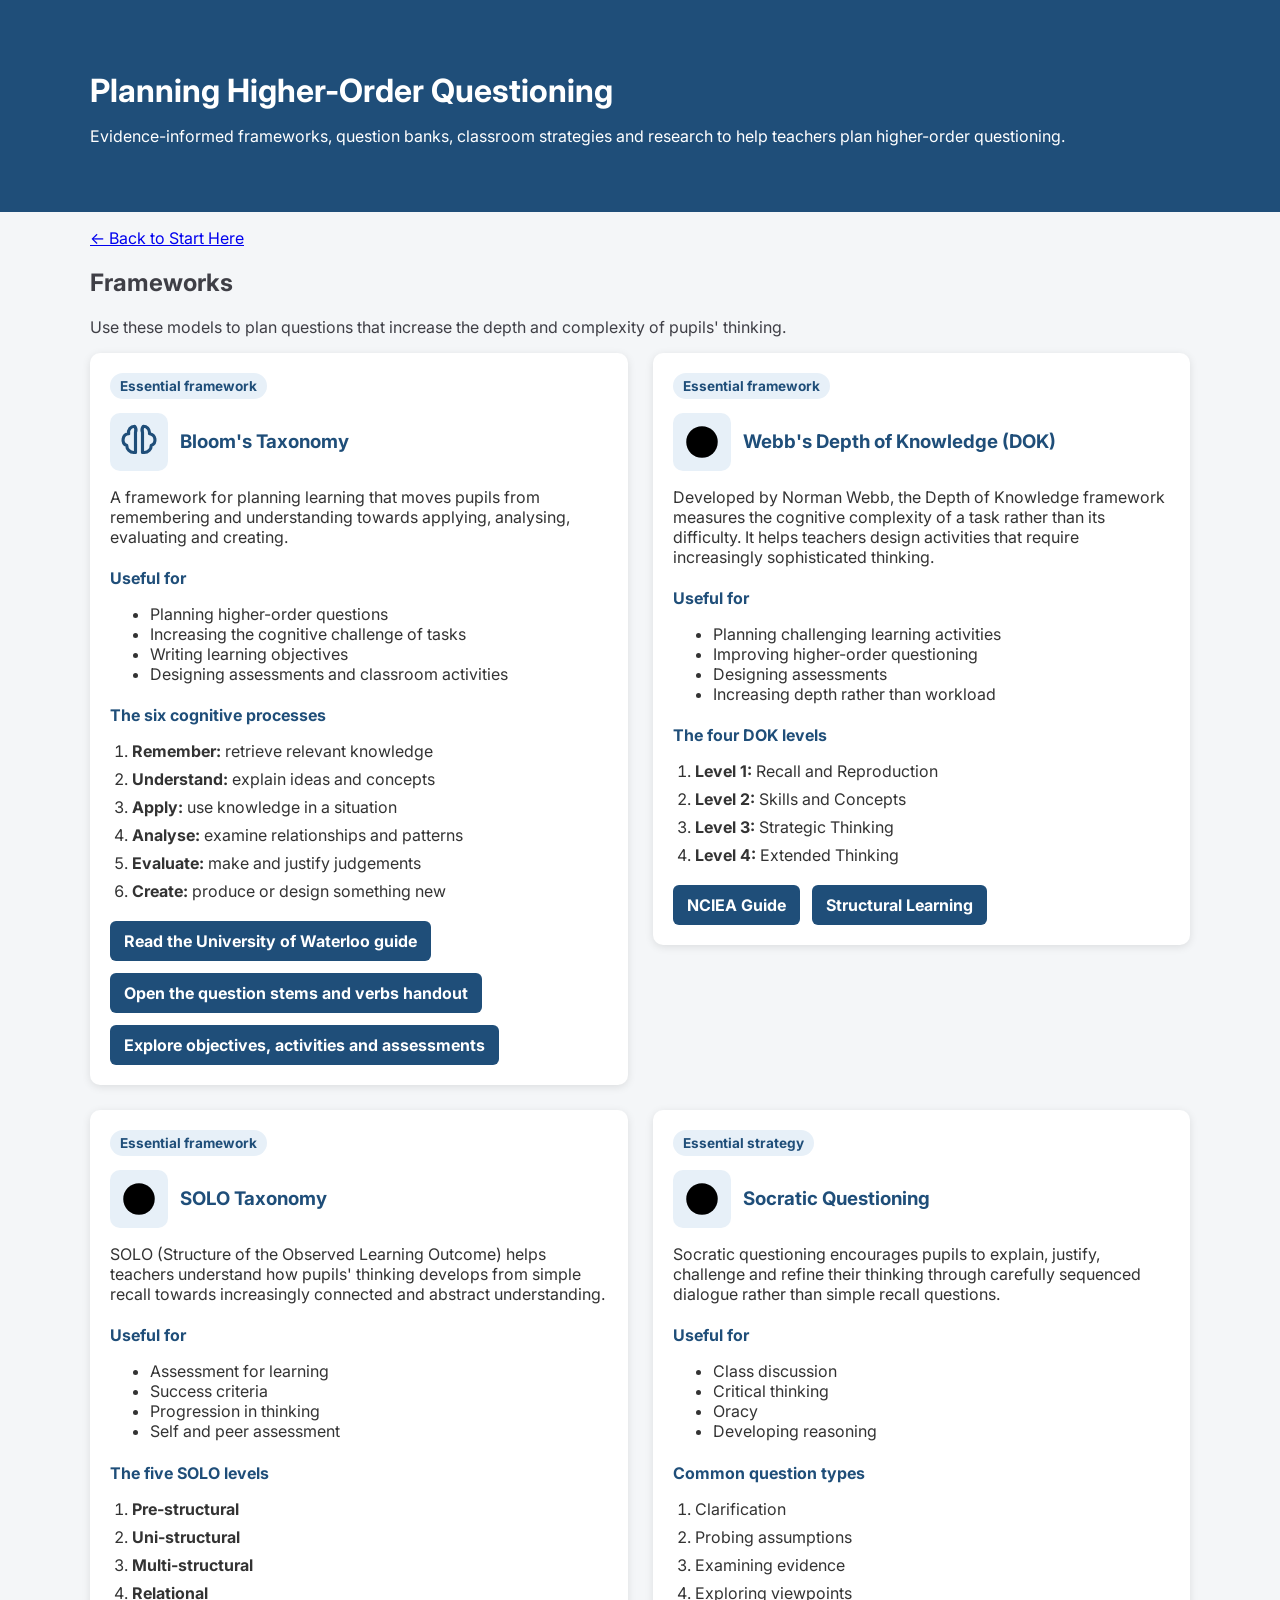
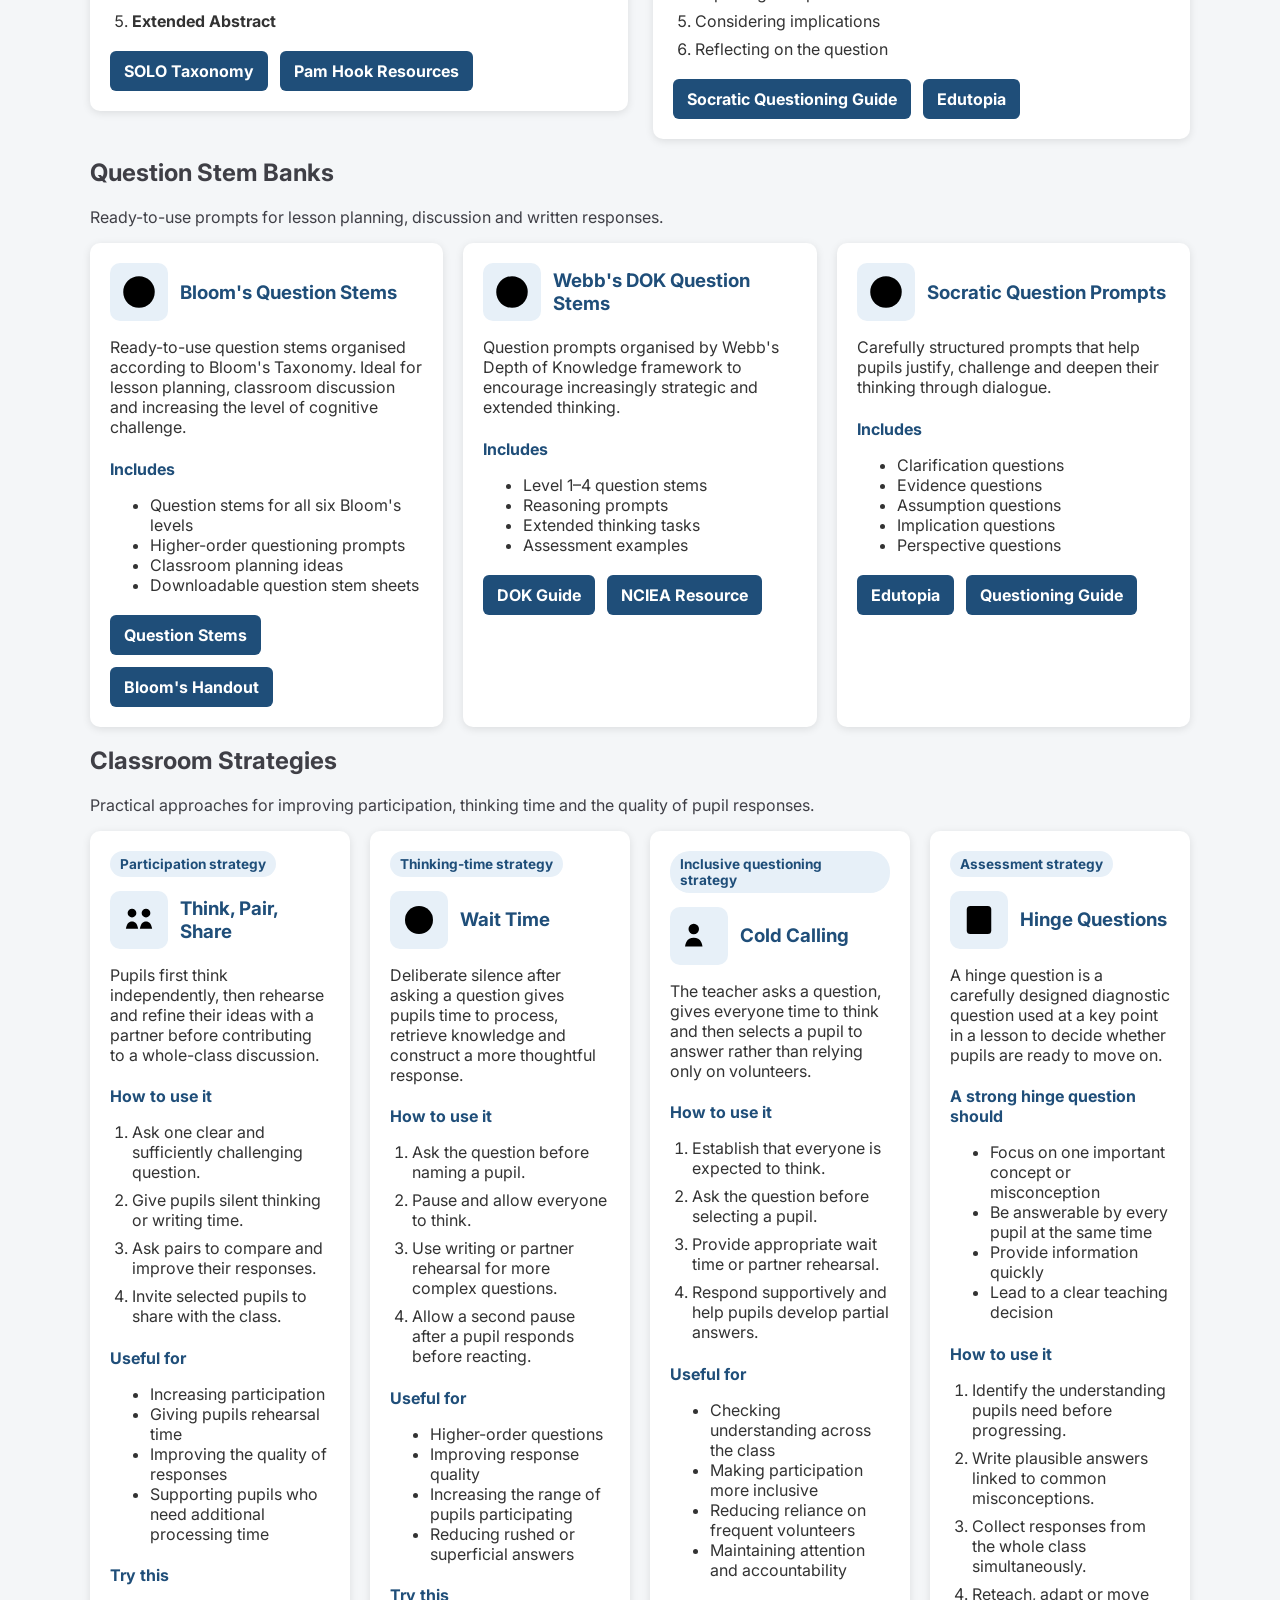
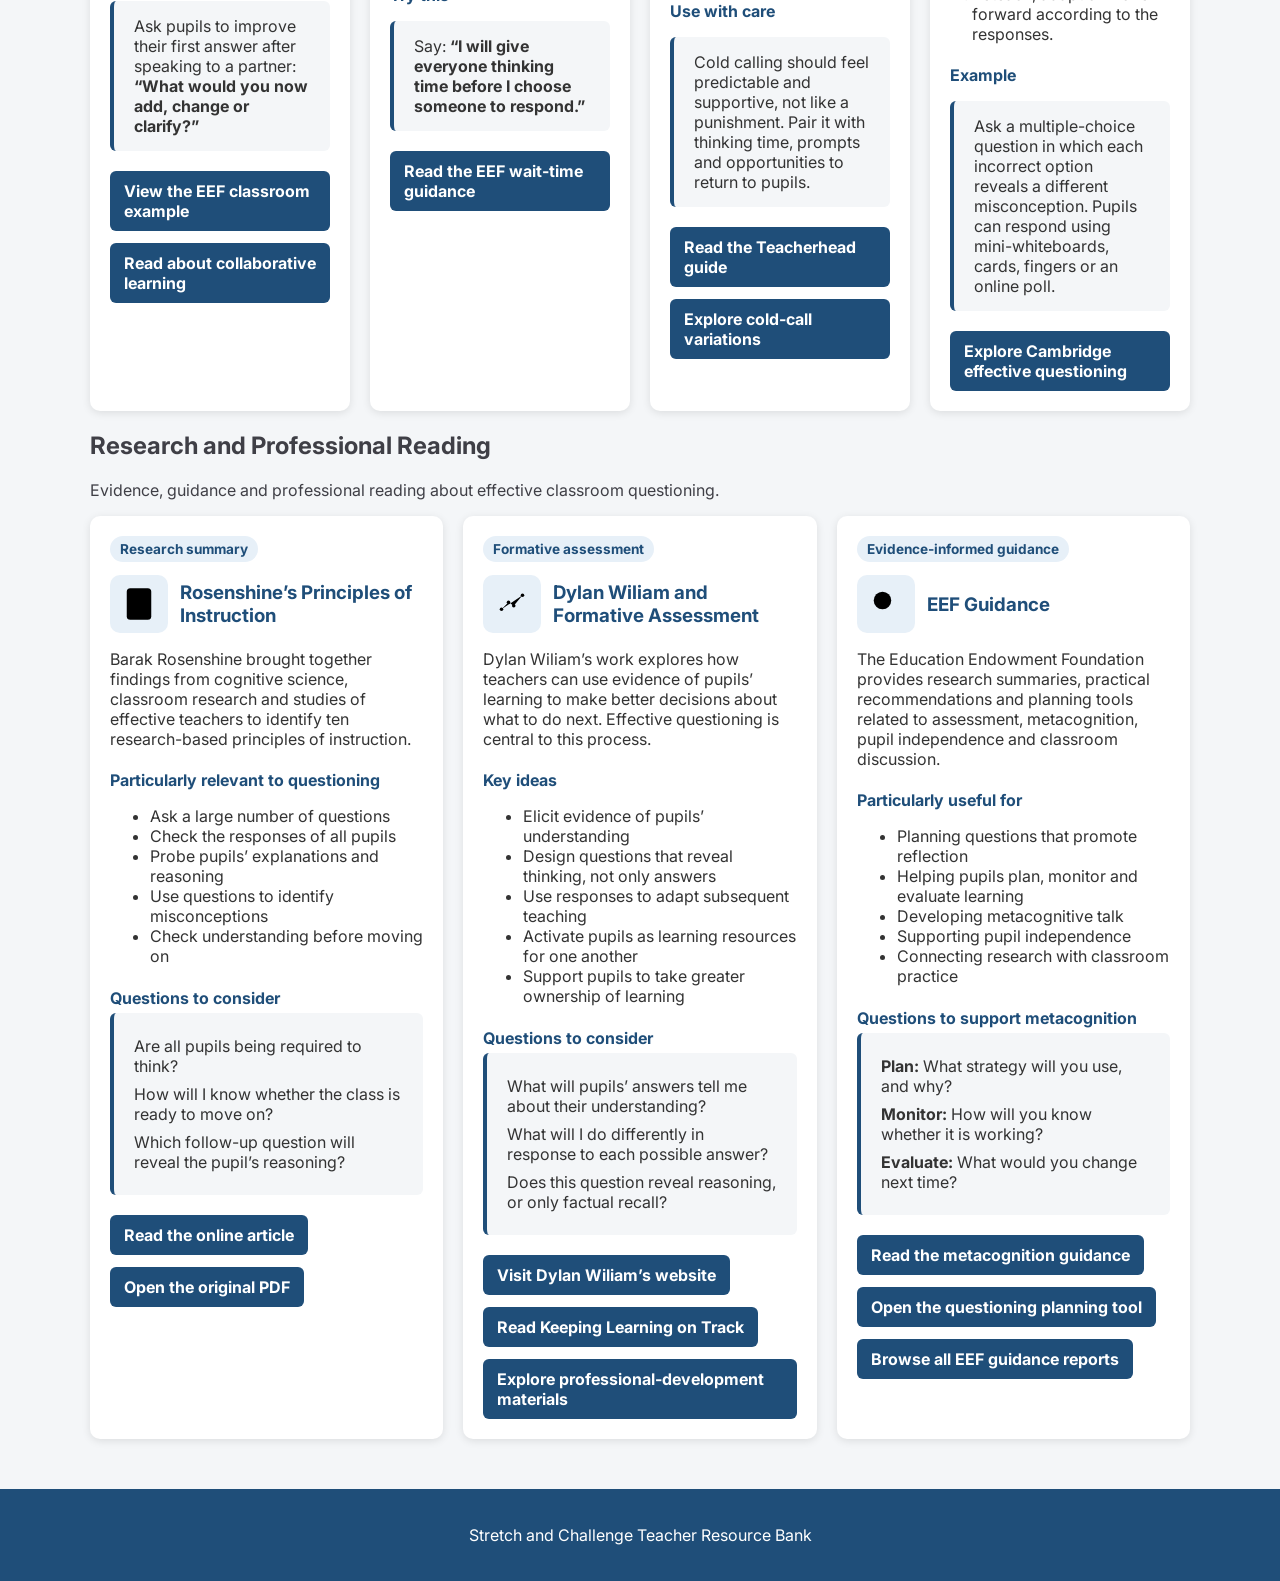
<file: questioning.html>
<!DOCTYPE html>
<html lang="en">
<head>
    <meta charset="UTF-8">
    <meta name="viewport" content="width=device-width, initial-scale=1.0">

    <title>Planning Higher-Order Questioning</title>
<link rel="preconnect" href="https://fonts.googleapis.com">
<link rel="preconnect" href="https://fonts.gstatic.com" crossorigin>
<link href="https://fonts.googleapis.com/css2?family=Inter:wght@400;500;600;700&display=swap" rel="stylesheet">
    <link rel="stylesheet" href="style.css">
</head>

<body>

    <header class="site-header">
        <div class="container">
            <h1>Planning Higher-Order Questioning</h1>

            <p>
                Evidence-informed frameworks, question banks, classroom strategies and research to help teachers plan higher-order questioning.
                
            </p>
        </div>
    </header>

    <main class="container">

        <p class="back-link">
            <a href="index.html">← Back to Start Here</a>
        </p>

        <section class="content-section">
            <h2>Frameworks</h2>

            <p>
                Use these models to plan questions that increase the depth
                and complexity of pupils' thinking.
            </p>

            <div class="resource-grid two-column-grid">

                <article class="resource-card">

    <p class="resource-label">Essential framework</p>

    <div class="resource-title">

    <svg
        class="resource-icon"
        viewBox="0 0 24 24"
        aria-hidden="true"
    >
        <path
            d="M9.5 3a3.5 3.5 0 0 0-3.4 4.3A3.5 3.5 0 0 0 5 14a4 4 0 0 0 4 4h1V6.5A3.5 3.5 0 0 0 9.5 3Zm5 0A3.5 3.5 0 0 1 18 6.5v.8A3.5 3.5 0 0 1 19 14a4 4 0 0 1-4 4h-1V6.5A3.5 3.5 0 0 1 14.5 3Z"
            fill="none"
            stroke="currentColor"
            stroke-width="1.8"
            stroke-linecap="round"
            stroke-linejoin="round"
        />
    </svg>

    <h3>Bloom's Taxonomy</h3>

</div>

    <p>
        A framework for planning learning that moves pupils from
        remembering and understanding towards applying, analysing,
        evaluating and creating.
    </p>

    <h4>Useful for</h4>

    <ul>
        <li>Planning higher-order questions</li>
        <li>Increasing the cognitive challenge of tasks</li>
        <li>Writing learning objectives</li>
        <li>Designing assessments and classroom activities</li>
    </ul>

    <h4>The six cognitive processes</h4>

    <ol class="taxonomy-levels">
        <li><strong>Remember:</strong> retrieve relevant knowledge</li>
        <li><strong>Understand:</strong> explain ideas and concepts</li>
        <li><strong>Apply:</strong> use knowledge in a situation</li>
        <li><strong>Analyse:</strong> examine relationships and patterns</li>
        <li><strong>Evaluate:</strong> make and justify judgements</li>
        <li><strong>Create:</strong> produce or design something new</li>
    </ol>



    <div class="resource-links">

        <a
            href="https://uwaterloo.ca/centre-for-teaching-excellence/catalogs/tip-sheets/blooms-taxonomy"
            target="_blank"
            rel="noopener"
        >
            Read the University of Waterloo guide
        </a>

        <a
            href="https://uwaterloo.ca/centre-for-teaching-excellence/sites/default/files/uploads/files/blooms_handout_revised.pdf"
            target="_blank"
            rel="noopener"
        >
            Open the question stems and verbs handout
        </a>

        <a
            href="https://teaching.uic.edu/cate-teaching-guides/syllabus-course-design/blooms-taxonomy-of-educational-objectives/"
            target="_blank"
            rel="noopener"
        >
            Explore objectives, activities and assessments
        </a>

    </div>

</article>

                <article class="resource-card">

    <p class="resource-label">Essential framework</p>

    <div class="resource-title">

        <svg
            class="resource-icon"
            viewBox="0 0 24 24"
            role="img"
            aria-label="Depth of Knowledge"
            xmlns="http://www.w3.org/2000/svg">

            <circle cx="12" cy="12" r="9"></circle>
            <path d="M8 8h8M8 12h8M8 16h5"></path>

        </svg>

        <h3>Webb's Depth of Knowledge (DOK)</h3>

    </div>

    <p>
        Developed by Norman Webb, the Depth of Knowledge framework
        measures the cognitive complexity of a task rather than its
        difficulty. It helps teachers design activities that require
        increasingly sophisticated thinking.
    </p>

    <h4>Useful for</h4>

    <ul>
        <li>Planning challenging learning activities</li>
        <li>Improving higher-order questioning</li>
        <li>Designing assessments</li>
        <li>Increasing depth rather than workload</li>
    </ul>

    <h4>The four DOK levels</h4>

    <ol class="taxonomy-levels">
        <li><strong>Level 1:</strong> Recall and Reproduction</li>
        <li><strong>Level 2:</strong> Skills and Concepts</li>
        <li><strong>Level 3:</strong> Strategic Thinking</li>
        <li><strong>Level 4:</strong> Extended Thinking</li>
    </ol>

    <div class="resource-links">

        <a href="https://www.nciea.org/library/defining-depth-knowledge-four-levels-cognitive-demand" target="_blank">
            NCIEA Guide
        </a>

        <a href="https://www.structural-learning.com/post/webbs-depth-of-knowledge" target="_blank">
            Structural Learning
        </a>

    </div>

</article>

                <article class="resource-card">

    <p class="resource-label">Essential framework</p>

    <div class="resource-title">

        <svg
            class="resource-icon"
            viewBox="0 0 24 24"
            xmlns="http://www.w3.org/2000/svg">

            <circle cx="12" cy="12" r="9"></circle>
            <path d="M12 6v12M6 12h12"></path>

        </svg>

        <h3>SOLO Taxonomy</h3>

    </div>

    <p>
        SOLO (Structure of the Observed Learning Outcome) helps teachers
        understand how pupils' thinking develops from simple recall
        towards increasingly connected and abstract understanding.
    </p>

    <h4>Useful for</h4>

    <ul>
        <li>Assessment for learning</li>
        <li>Success criteria</li>
        <li>Progression in thinking</li>
        <li>Self and peer assessment</li>
    </ul>

    <h4>The five SOLO levels</h4>

    <ol class="taxonomy-levels">
        <li><strong>Pre-structural</strong></li>
        <li><strong>Uni-structural</strong></li>
        <li><strong>Multi-structural</strong></li>
        <li><strong>Relational</strong></li>
        <li><strong>Extended Abstract</strong></li>
    </ol>

    <div class="resource-links">

        <a href="https://www.solotaxonomy.com/" target="_blank">
            SOLO Taxonomy
        </a>

        <a href="https://pamhook.com/" target="_blank">
            Pam Hook Resources
        </a>

    </div>

</article>

                <article class="resource-card">

    <p class="resource-label">Essential strategy</p>

    <div class="resource-title">

        <svg
            class="resource-icon"
            viewBox="0 0 24 24"
            xmlns="http://www.w3.org/2000/svg">

            <circle cx="12" cy="12" r="9"></circle>
            <path d="M9 10h6M9 14h4"></path>

        </svg>

        <h3>Socratic Questioning</h3>

    </div>

    <p>
        Socratic questioning encourages pupils to explain, justify,
        challenge and refine their thinking through carefully sequenced
        dialogue rather than simple recall questions.
    </p>

    <h4>Useful for</h4>

    <ul>
        <li>Class discussion</li>
        <li>Critical thinking</li>
        <li>Oracy</li>
        <li>Developing reasoning</li>
    </ul>

    <h4>Common question types</h4>

    <ol class="taxonomy-levels">
        <li>Clarification</li>
        <li>Probing assumptions</li>
        <li>Examining evidence</li>
        <li>Exploring viewpoints</li>
        <li>Considering implications</li>
        <li>Reflecting on the question</li>
    </ol>

    <div class="resource-links">

        <a href="https://www.thecommunityguide.org/media/pdf/Questioning-Techniques.pdf" target="_blank">
            Socratic Questioning Guide
        </a>

        <a href="https://www.edutopia.org/article/guiding-students-think-critically" target="_blank">
            Edutopia
        </a>

    </div>

</article>

            </div>
        </section>

        <section class="content-section">
            <h2>Question Stem Banks</h2>

            <p>
                Ready-to-use prompts for lesson planning, discussion and
                written responses.
            </p>

            <div class="resource-grid">

                <article class="resource-card">

    <div class="resource-title">

        <svg
            class="resource-icon"
            viewBox="0 0 24 24"
            xmlns="http://www.w3.org/2000/svg">

            <circle cx="12" cy="12" r="9"></circle>
            <path d="M8 8h8M8 12h8M8 16h5"></path>

        </svg>

        <h3>Bloom's Question Stems</h3>

    </div>

    <p>
        Ready-to-use question stems organised according to Bloom's
        Taxonomy. Ideal for lesson planning, classroom discussion and
        increasing the level of cognitive challenge.
    </p>

    <h4>Includes</h4>

    <ul>
        <li>Question stems for all six Bloom's levels</li>
        <li>Higher-order questioning prompts</li>
        <li>Classroom planning ideas</li>
        <li>Downloadable question stem sheets</li>
    </ul>

    <div class="resource-links">

        <a href="https://www.niallmcnulty.com/2021/06/blooms-taxonomy-question-stems/" target="_blank">
            Question Stems
        </a>

        <a href="https://uwaterloo.ca/centre-for-teaching-excellence/sites/default/files/uploads/files/blooms_handout_revised.pdf" target="_blank">
            Bloom's Handout
        </a>

    </div>

</article>

               <article class="resource-card">

    <div class="resource-title">

        <svg
            class="resource-icon"
            viewBox="0 0 24 24"
            xmlns="http://www.w3.org/2000/svg">

            <circle cx="12" cy="12" r="9"></circle>
            <path d="M8 8h8M8 12h8M8 16h5"></path>

        </svg>

        <h3>Webb's DOK Question Stems</h3>

    </div>

    <p>
        Question prompts organised by Webb's Depth of Knowledge
        framework to encourage increasingly strategic and extended
        thinking.
    </p>

    <h4>Includes</h4>

    <ul>
        <li>Level 1–4 question stems</li>
        <li>Reasoning prompts</li>
        <li>Extended thinking tasks</li>
        <li>Assessment examples</li>
    </ul>

    <div class="resource-links">

        <a href="https://www.structural-learning.com/post/webbs-depth-of-knowledge" target="_blank">
            DOK Guide
        </a>

        <a href="https://www.nciea.org/library/defining-depth-knowledge-four-levels-cognitive-demand" target="_blank">
            NCIEA Resource
        </a>

    </div>

</article>

                <article class="resource-card">

    <div class="resource-title">

        <svg
            class="resource-icon"
            viewBox="0 0 24 24"
            xmlns="http://www.w3.org/2000/svg">

            <circle cx="12" cy="12" r="9"></circle>
            <path d="M9 10h6M9 14h4"></path>

        </svg>

        <h3>Socratic Question Prompts</h3>

    </div>

    <p>
        Carefully structured prompts that help pupils justify,
        challenge and deepen their thinking through dialogue.
    </p>

    <h4>Includes</h4>

    <ul>
        <li>Clarification questions</li>
        <li>Evidence questions</li>
        <li>Assumption questions</li>
        <li>Implication questions</li>
        <li>Perspective questions</li>
    </ul>

    <div class="resource-links">

        <a href="https://www.edutopia.org/article/guiding-students-think-critically" target="_blank">
            Edutopia
        </a>

        <a href="https://www.thecommunityguide.org/media/pdf/Questioning-Techniques.pdf" target="_blank">
            Questioning Guide
        </a>

    </div>

</article>

            </div>
        </section>

        <section class="content-section">
            <h2>Classroom Strategies</h2>

            <p>
                Practical approaches for improving participation,
                thinking time and the quality of pupil responses.
            </p>

            <div class="resource-grid">

               <article class="resource-card">

    <p class="resource-label">Participation strategy</p>

    <div class="resource-title">

        <svg
            class="resource-icon"
            viewBox="0 0 24 24"
            role="img"
            aria-label="Think, Pair, Share icon"
            xmlns="http://www.w3.org/2000/svg"
        >
            <circle cx="8" cy="8" r="2.5"></circle>
            <circle cx="16" cy="8" r="2.5"></circle>
            <path d="M4.5 17c.4-2.8 1.7-4.2 3.5-4.2S11.1 14.2 11.5 17"></path>
            <path d="M12.5 17c.4-2.8 1.7-4.2 3.5-4.2s3.1 1.4 3.5 4.2"></path>
        </svg>

        <h3>Think, Pair, Share</h3>

    </div>

    <p>
        Pupils first think independently, then rehearse and refine their
        ideas with a partner before contributing to a whole-class discussion.
    </p>

    <h4>How to use it</h4>

    <ol class="taxonomy-levels">
        <li>Ask one clear and sufficiently challenging question.</li>
        <li>Give pupils silent thinking or writing time.</li>
        <li>Ask pairs to compare and improve their responses.</li>
        <li>Invite selected pupils to share with the class.</li>
    </ol>

    <h4>Useful for</h4>

    <ul>
        <li>Increasing participation</li>
        <li>Giving pupils rehearsal time</li>
        <li>Improving the quality of responses</li>
        <li>Supporting pupils who need additional processing time</li>
    </ul>

    <h4>Try this</h4>

    <p class="question-stems">
        Ask pupils to improve their first answer after speaking to a partner:
        <strong>“What would you now add, change or clarify?”</strong>
    </p>

    <div class="resource-links">

        <a
            href="https://educationendowmentfoundation.org.uk/news/clips-from-the-classroom-16-19-literacy"
            target="_blank"
            rel="noopener"
        >
            View the EEF classroom example
        </a>

        <a
            href="https://educationendowmentfoundation.org.uk/education-evidence/teaching-learning-toolkit/collaborative-learning-approaches"
            target="_blank"
            rel="noopener"
        >
            Read about collaborative learning
        </a>

    </div>

</article>

                <article class="resource-card">

    <p class="resource-label">Thinking-time strategy</p>

    <div class="resource-title">

        <svg
            class="resource-icon"
            viewBox="0 0 24 24"
            role="img"
            aria-label="Wait time icon"
            xmlns="http://www.w3.org/2000/svg"
        >
            <circle cx="12" cy="12" r="8"></circle>
            <path d="M12 7v5l3 2"></path>
        </svg>

        <h3>Wait Time</h3>

    </div>

    <p>
        Deliberate silence after asking a question gives pupils time to
        process, retrieve knowledge and construct a more thoughtful response.
    </p>

    <h4>How to use it</h4>

    <ol class="taxonomy-levels">
        <li>Ask the question before naming a pupil.</li>
        <li>Pause and allow everyone to think.</li>
        <li>Use writing or partner rehearsal for more complex questions.</li>
        <li>Allow a second pause after a pupil responds before reacting.</li>
    </ol>

    <h4>Useful for</h4>

    <ul>
        <li>Higher-order questions</li>
        <li>Improving response quality</li>
        <li>Increasing the range of pupils participating</li>
        <li>Reducing rushed or superficial answers</li>
    </ul>

    <h4>Try this</h4>

    <p class="question-stems">
        Say: <strong>“I will give everyone thinking time before I choose
        someone to respond.”</strong>
    </p>

    <div class="resource-links">

        <a
            href="https://educationendowmentfoundation.org.uk/news/silence-promote-pupil-independence"
            target="_blank"
            rel="noopener"
        >
            Read the EEF wait-time guidance
        </a>

    </div>

</article>

               <article class="resource-card">

    <p class="resource-label">Inclusive questioning strategy</p>

    <div class="resource-title">

        <svg
            class="resource-icon"
            viewBox="0 0 24 24"
            role="img"
            aria-label="Cold calling icon"
            xmlns="http://www.w3.org/2000/svg"
        >
            <circle cx="9" cy="8" r="3"></circle>
            <path d="M4 18c.5-3.4 2.2-5 5-5s4.5 1.6 5 5"></path>
            <path d="M16 7h4M18 5v4"></path>
        </svg>

        <h3>Cold Calling</h3>

    </div>

    <p>
        The teacher asks a question, gives everyone time to think and then
        selects a pupil to answer rather than relying only on volunteers.
    </p>

    <h4>How to use it</h4>

    <ol class="taxonomy-levels">
        <li>Establish that everyone is expected to think.</li>
        <li>Ask the question before selecting a pupil.</li>
        <li>Provide appropriate wait time or partner rehearsal.</li>
        <li>Respond supportively and help pupils develop partial answers.</li>
    </ol>

    <h4>Useful for</h4>

    <ul>
        <li>Checking understanding across the class</li>
        <li>Making participation more inclusive</li>
        <li>Reducing reliance on frequent volunteers</li>
        <li>Maintaining attention and accountability</li>
    </ul>

    <h4>Use with care</h4>

    <p class="question-stems">
        Cold calling should feel predictable and supportive, not like a
        punishment. Pair it with thinking time, prompts and opportunities to
        return to pupils.
    </p>

    <div class="resource-links">

        <a
            href="https://teacherhead.com/2021/02/07/cold-calling-the-1-strategy-for-inclusive-classrooms-remote-and-in-person/"
            target="_blank"
            rel="noopener"
        >
            Read the Teacherhead guide
        </a>

        <a
            href="https://teacherhead.com/2021/08/29/cold-call-variations/"
            target="_blank"
            rel="noopener"
        >
            Explore cold-call variations
        </a>

    </div>

</article>

              <article class="resource-card">

    <p class="resource-label">Assessment strategy</p>

    <div class="resource-title">

        <svg
            class="resource-icon"
            viewBox="0 0 24 24"
            role="img"
            aria-label="Hinge question icon"
            xmlns="http://www.w3.org/2000/svg"
        >
            <rect x="5" y="4" width="14" height="16" rx="2"></rect>
            <path d="M8 9h8M8 13h5"></path>
            <circle cx="16" cy="16" r="1"></circle>
        </svg>

        <h3>Hinge Questions</h3>

    </div>

    <p>
        A hinge question is a carefully designed diagnostic question used at
        a key point in a lesson to decide whether pupils are ready to move on.
    </p>

    <h4>A strong hinge question should</h4>

    <ul>
        <li>Focus on one important concept or misconception</li>
        <li>Be answerable by every pupil at the same time</li>
        <li>Provide information quickly</li>
        <li>Lead to a clear teaching decision</li>
    </ul>

    <h4>How to use it</h4>

    <ol class="taxonomy-levels">
        <li>Identify the understanding pupils need before progressing.</li>
        <li>Write plausible answers linked to common misconceptions.</li>
        <li>Collect responses from the whole class simultaneously.</li>
        <li>Reteach, adapt or move forward according to the responses.</li>
    </ol>

    <h4>Example</h4>

    <p class="question-stems">
        Ask a multiple-choice question in which each incorrect option reveals
        a different misconception. Pupils can respond using mini-whiteboards,
        cards, fingers or an online poll.
    </p>

    <div class="resource-links">

        <a
            href="https://cambridge-community.org.uk/professional-development/gsweq/index.html"
            target="_blank"
            rel="noopener"
        >
            Explore Cambridge effective questioning
        </a>

    </div>

</article>

            </div>
        </section>

        <section class="content-section">
            <h2>Research and Professional Reading</h2>

            <p>
                Evidence, guidance and professional reading about effective
                classroom questioning.
            </p>

            <div class="resource-grid">

                <article class="resource-card">

    <p class="resource-label">Research summary</p>

    <div class="resource-title">

        <svg
            class="resource-icon"
            viewBox="0 0 24 24"
            role="img"
            aria-label="Research document icon"
            xmlns="http://www.w3.org/2000/svg"
        >
            <rect x="5" y="3" width="14" height="18" rx="2"></rect>
            <path d="M8 8h8M8 12h8M8 16h5"></path>
        </svg>

        <h3>Rosenshine’s Principles of Instruction</h3>

    </div>

    <p>
        Barak Rosenshine brought together findings from cognitive science,
        classroom research and studies of effective teachers to identify
        ten research-based principles of instruction.
    </p>

    <h4>Particularly relevant to questioning</h4>

    <ul>
        <li>Ask a large number of questions</li>
        <li>Check the responses of all pupils</li>
        <li>Probe pupils’ explanations and reasoning</li>
        <li>Use questions to identify misconceptions</li>
        <li>Check understanding before moving on</li>
    </ul>

    <h4>Questions to consider</h4>

    <div class="question-stems">
        <p>Are all pupils being required to think?</p>
        <p>How will I know whether the class is ready to move on?</p>
        <p>Which follow-up question will reveal the pupil’s reasoning?</p>
    </div>

    <div class="resource-links">

        <a
            href="https://www.aft.org/ae/spring2012/rosenshine"
            target="_blank"
            rel="noopener"
        >
            Read the online article
        </a>

        <a
            href="https://www.aft.org/sites/default/files/Rosenshine.pdf"
            target="_blank"
            rel="noopener"
        >
            Open the original PDF
        </a>

    </div>

</article>

                <article class="resource-card">

    <p class="resource-label">Formative assessment</p>

    <div class="resource-title">

        <svg
            class="resource-icon"
            viewBox="0 0 24 24"
            role="img"
            aria-label="Formative assessment icon"
            xmlns="http://www.w3.org/2000/svg"
        >
            <path d="M4 18h16"></path>
            <path d="M6 15l4-4 3 2 5-6"></path>
            <circle cx="6" cy="15" r="1"></circle>
            <circle cx="10" cy="11" r="1"></circle>
            <circle cx="13" cy="13" r="1"></circle>
            <circle cx="18" cy="7" r="1"></circle>
        </svg>

        <h3>Dylan Wiliam and Formative Assessment</h3>

    </div>

    <p>
        Dylan Wiliam’s work explores how teachers can use evidence of
        pupils’ learning to make better decisions about what to do next.
        Effective questioning is central to this process.
    </p>

    <h4>Key ideas</h4>

    <ul>
        <li>Elicit evidence of pupils’ understanding</li>
        <li>Design questions that reveal thinking, not only answers</li>
        <li>Use responses to adapt subsequent teaching</li>
        <li>Activate pupils as learning resources for one another</li>
        <li>Support pupils to take greater ownership of learning</li>
    </ul>

    <h4>Questions to consider</h4>

    <div class="question-stems">
        <p>What will pupils’ answers tell me about their understanding?</p>
        <p>What will I do differently in response to each possible answer?</p>
        <p>Does this question reveal reasoning, or only factual recall?</p>
    </div>

    <div class="resource-links">

        <a
            href="https://www.dylanwiliam.org/Dylan_Wiliams_website/Welcome.html"
            target="_blank"
            rel="noopener"
        >
            Visit Dylan Wiliam’s website
        </a>

        <a
            href="https://www.dylanwiliam.org/Dylan_Wiliams_website/Papers_files/AAMT%2005%20paper%20%28US%29.pdf"
            target="_blank"
            rel="noopener"
        >
            Read Keeping Learning on Track
        </a>

        <a
            href="https://www.dylanwiliam.org/Dylan_Wiliams_website/PD_materials.html"
            target="_blank"
            rel="noopener"
        >
            Explore professional-development materials
        </a>

    </div>

</article>

                <article class="resource-card">

    <p class="resource-label">Evidence-informed guidance</p>

    <div class="resource-title">

        <svg
            class="resource-icon"
            viewBox="0 0 24 24"
            role="img"
            aria-label="Guidance and reflection icon"
            xmlns="http://www.w3.org/2000/svg"
        >
            <circle cx="10" cy="10" r="5"></circle>
            <path d="M14 14l5 5"></path>
            <path d="M8 10h4M10 8v4"></path>
        </svg>

        <h3>EEF Guidance</h3>

    </div>

    <p>
        The Education Endowment Foundation provides research summaries,
        practical recommendations and planning tools related to assessment,
        metacognition, pupil independence and classroom discussion.
    </p>

    <h4>Particularly useful for</h4>

    <ul>
        <li>Planning questions that promote reflection</li>
        <li>Helping pupils plan, monitor and evaluate learning</li>
        <li>Developing metacognitive talk</li>
        <li>Supporting pupil independence</li>
        <li>Connecting research with classroom practice</li>
    </ul>

    <h4>Questions to support metacognition</h4>

    <div class="question-stems">
        <p><strong>Plan:</strong> What strategy will you use, and why?</p>
        <p><strong>Monitor:</strong> How will you know whether it is working?</p>
        <p><strong>Evaluate:</strong> What would you change next time?</p>
    </div>

    <div class="resource-links">

        <a
            href="https://educationendowmentfoundation.org.uk/education-evidence/guidance-reports/metacognition"
            target="_blank"
            rel="noopener"
        >
            Read the metacognition guidance
        </a>

        <a
            href="https://educationendowmentfoundation.org.uk/news/updated-resource-supporting-independence-through-questioning-a-planning-tool"
            target="_blank"
            rel="noopener"
        >
            Open the questioning planning tool
        </a>

        <a
            href="https://educationendowmentfoundation.org.uk/education-evidence/guidance-reports"
            target="_blank"
            rel="noopener"
        >
            Browse all EEF guidance reports
        </a>

    </div>

</article>

            </div>
        </section>

    </main>

    <footer class="site-footer">
        <p>Stretch and Challenge Teacher Resource Bank</p>
    </footer>

</body>
</html>
</file>
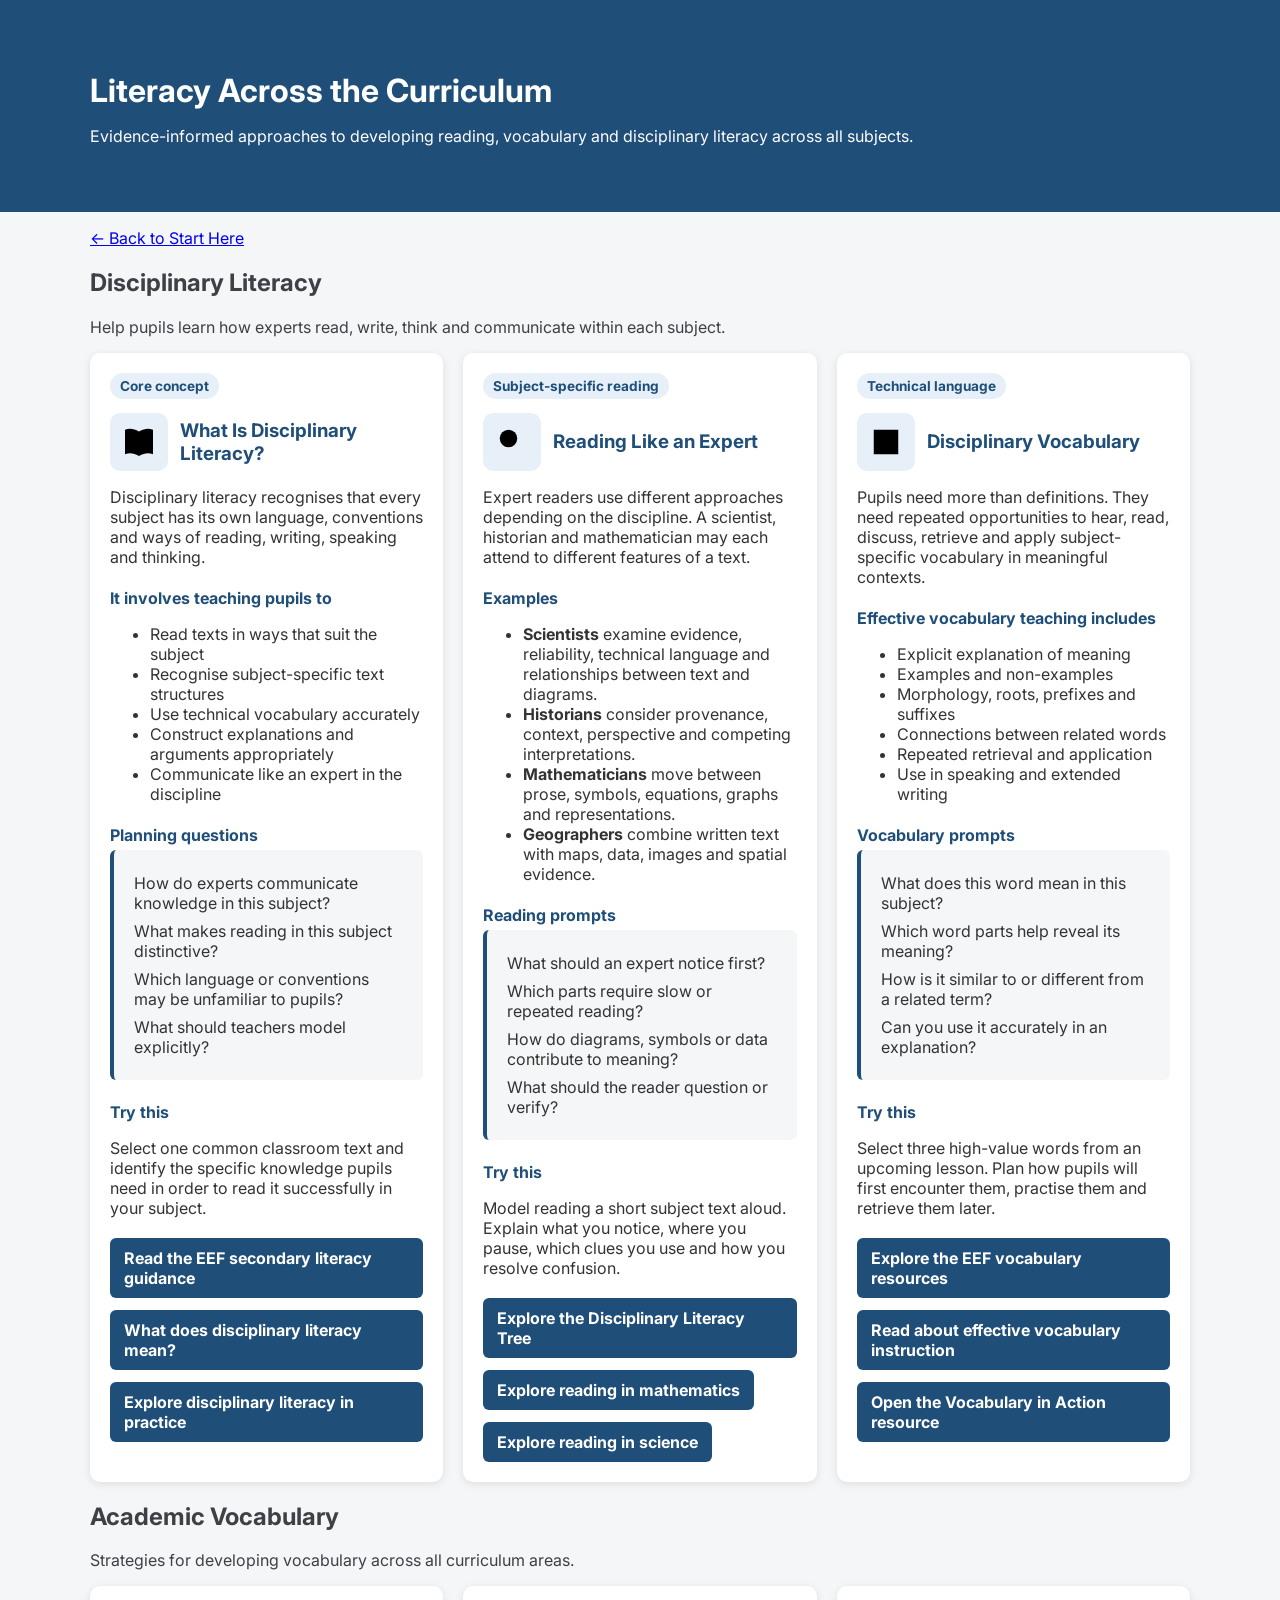
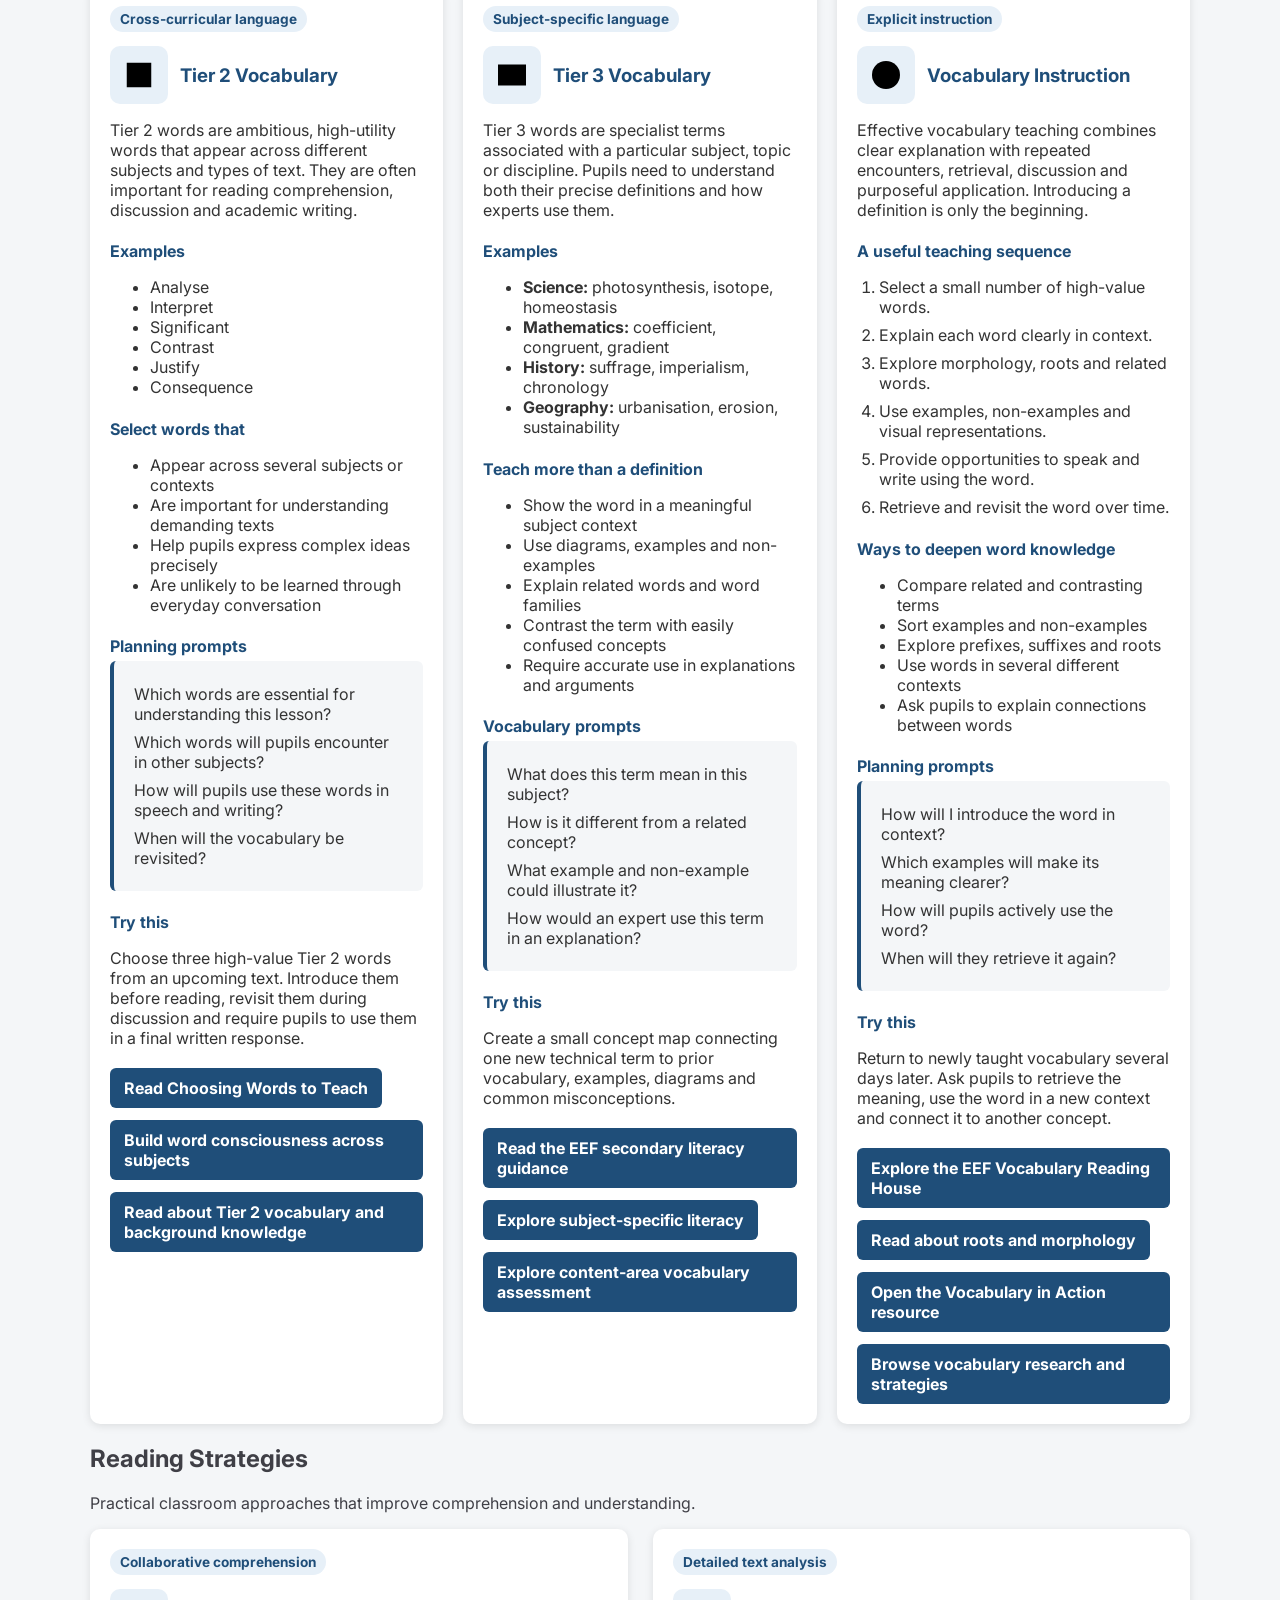
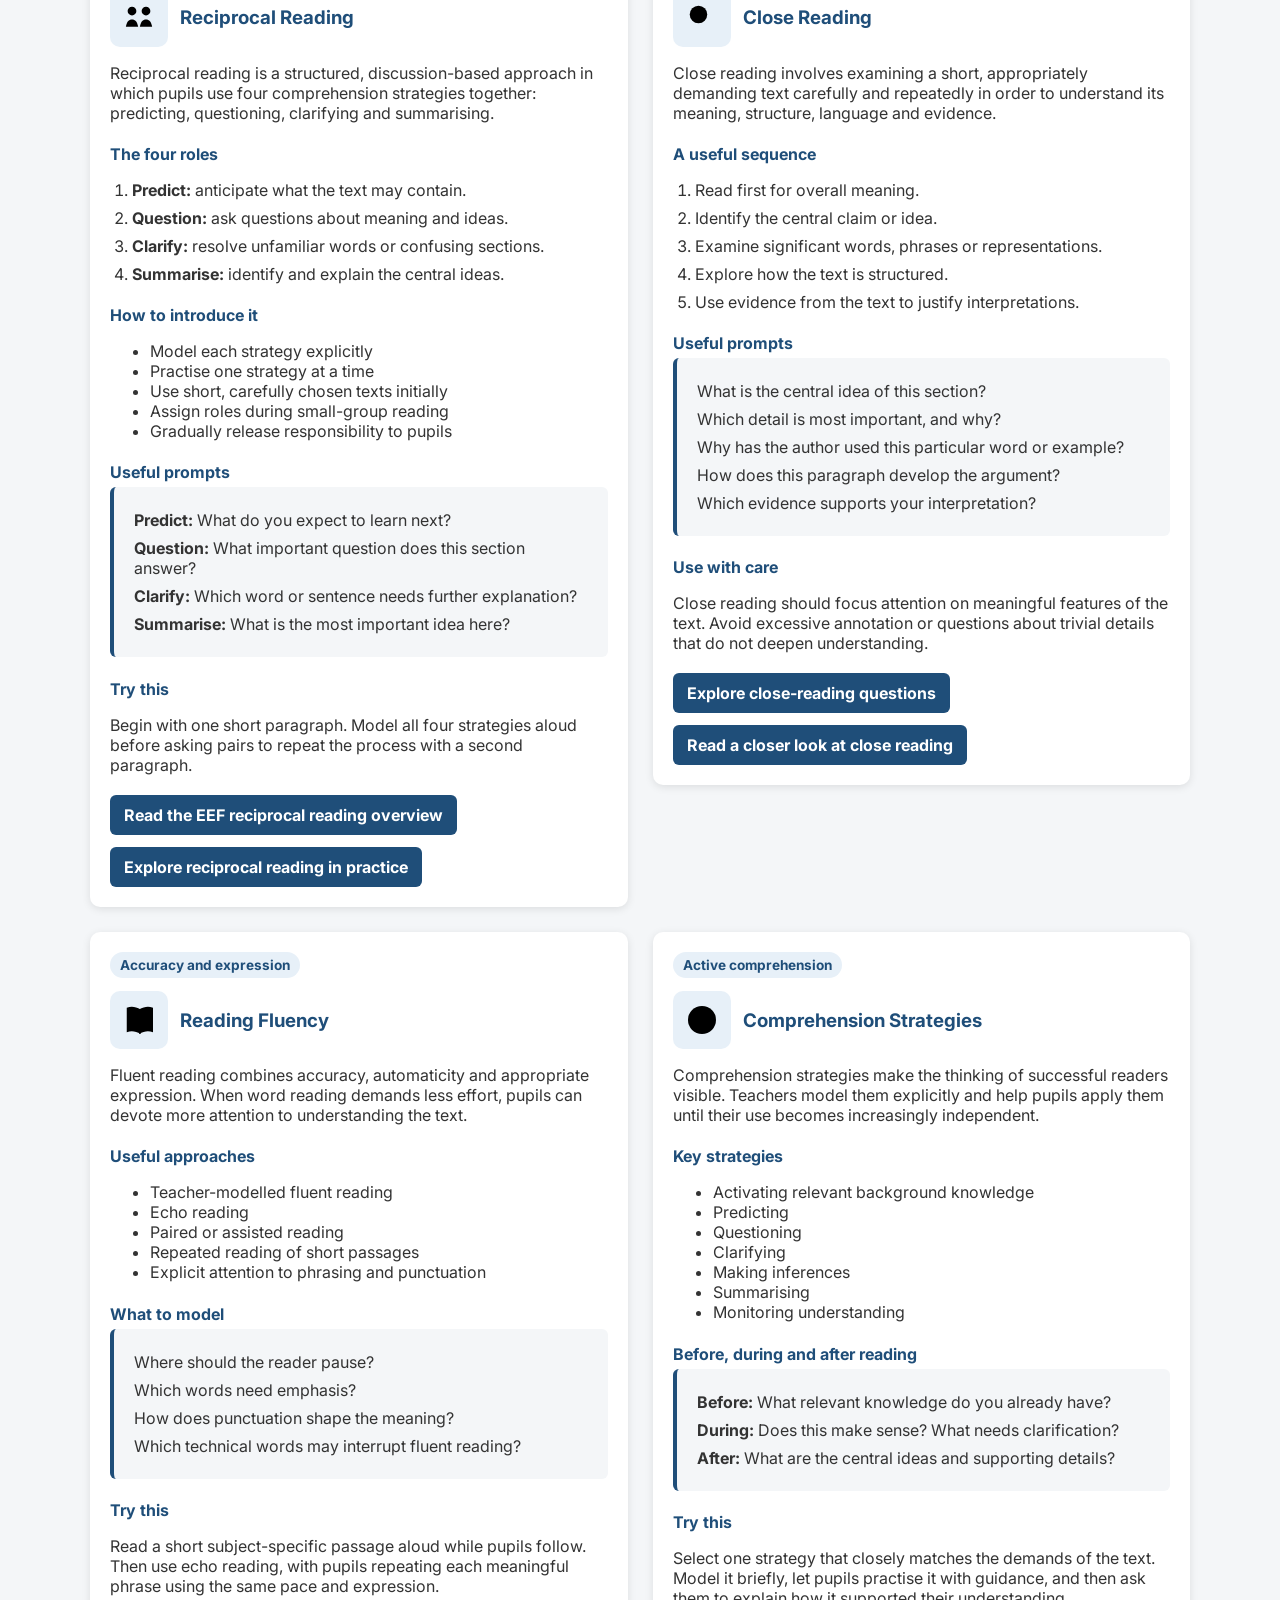
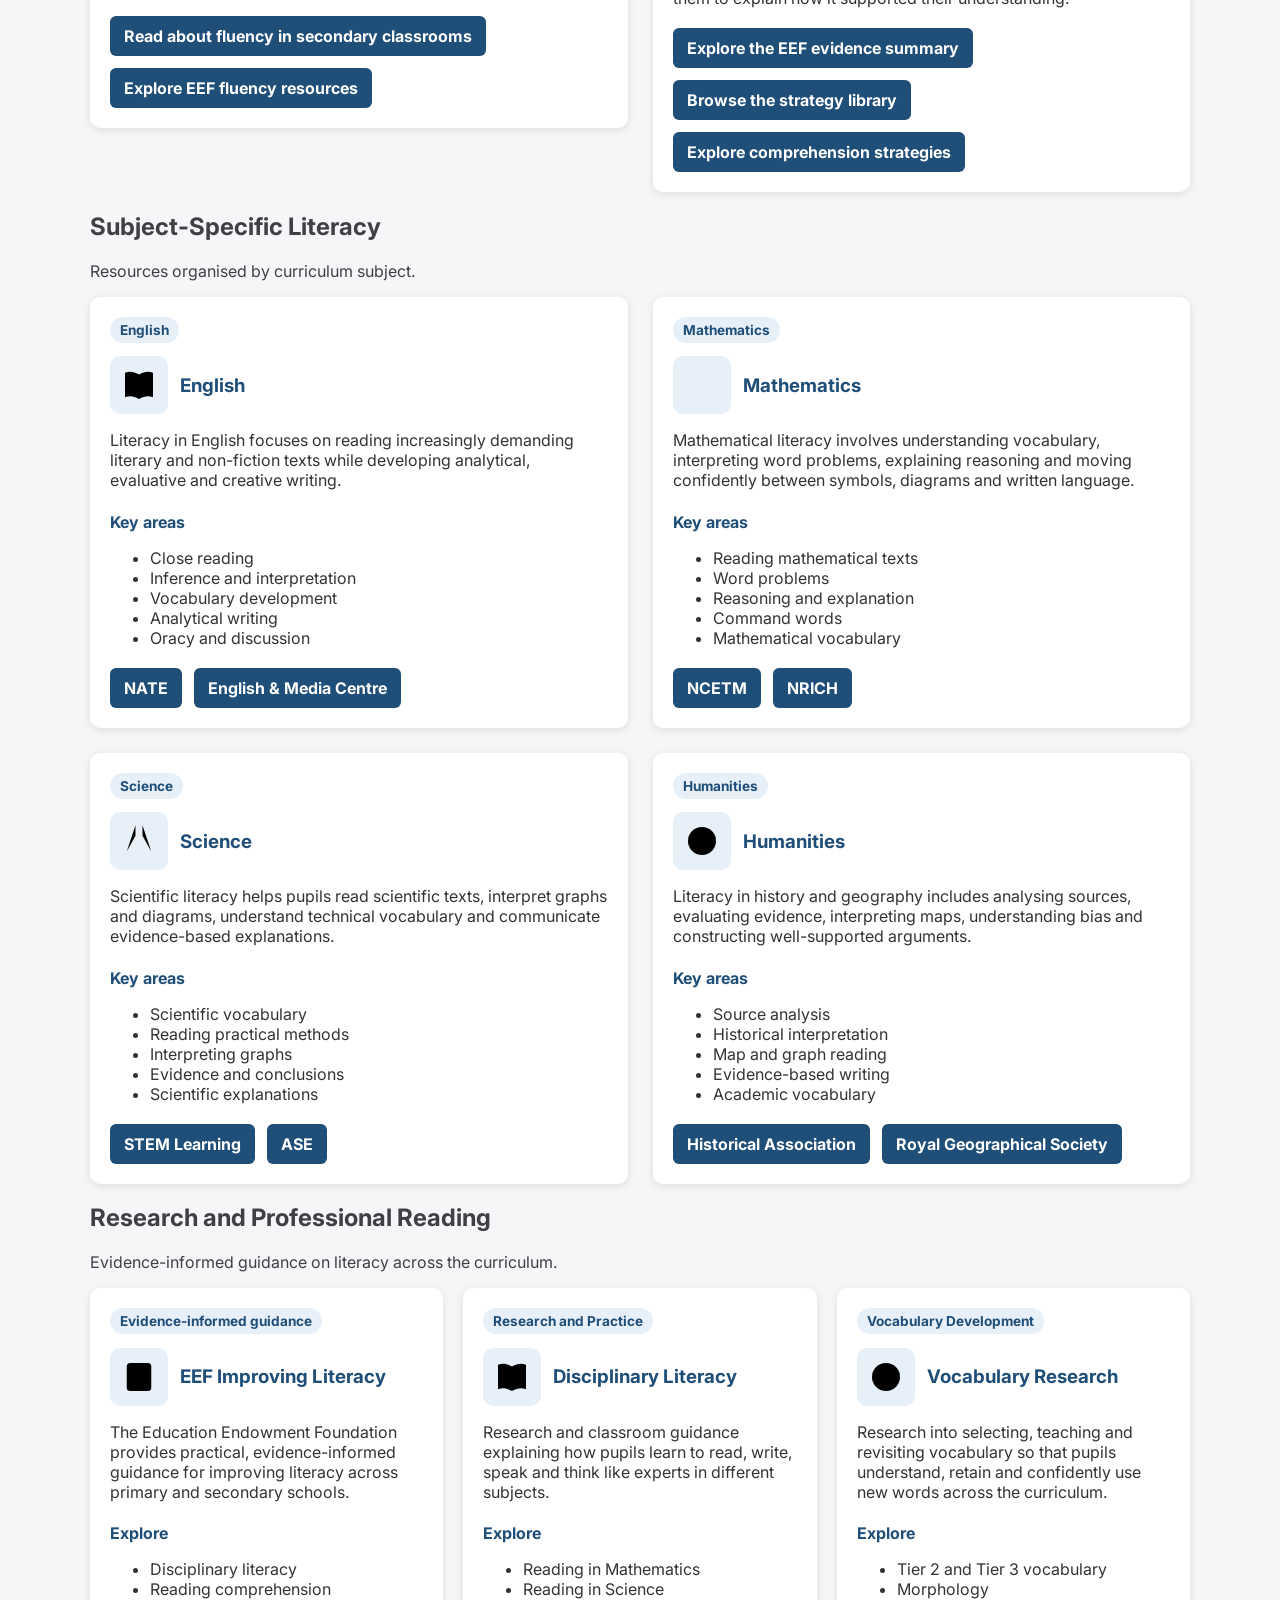
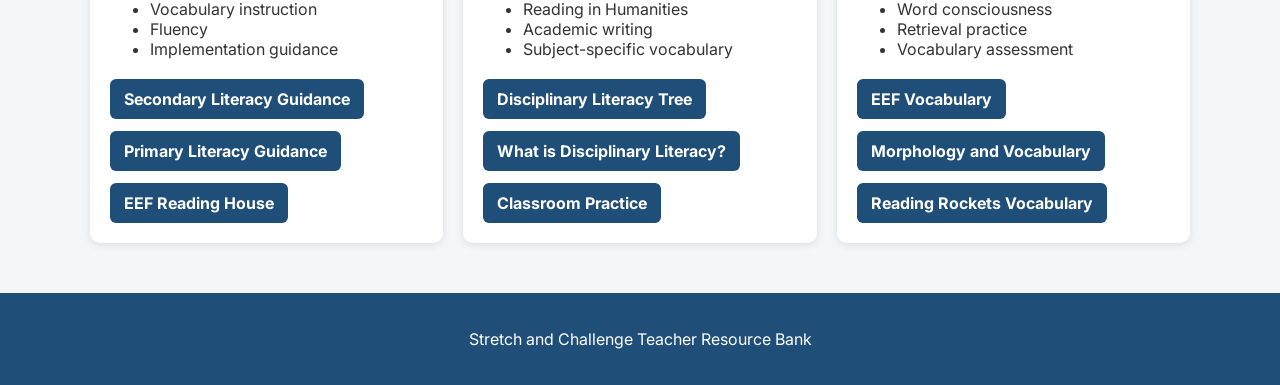
<file: reading.html>
<!DOCTYPE html>
<html lang="en">
<head>
    <meta charset="UTF-8">

    <meta
        name="viewport"
        content="width=device-width, initial-scale=1.0"
    >

    <title>Literacy Across the Curriculum</title>
<link rel="preconnect" href="https://fonts.googleapis.com">
<link rel="preconnect" href="https://fonts.gstatic.com" crossorigin>
<link href="https://fonts.googleapis.com/css2?family=Inter:wght@400;500;600;700&display=swap" rel="stylesheet">
    <link rel="stylesheet" href="style.css">
</head>

<body>

<header class="site-header">

<div class="container">

<h1>Literacy Across the Curriculum</h1>

<p>

Evidence-informed approaches to developing reading,
vocabulary and disciplinary literacy across all subjects.

</p>

</div>

</header>

<main class="container">

<p class="back-link">

<a href="index.html">← Back to Start Here</a>

</p>

<section class="content-section">

<h2>Disciplinary Literacy</h2>

<p>

Help pupils learn how experts read, write, think and communicate
within each subject.

</p>
<div class="resource-grid">

    <article class="resource-card">

        <p class="resource-label">Core concept</p>

        <div class="resource-title">

            <svg
                class="resource-icon"
                viewBox="0 0 24 24"
                role="img"
                aria-label="Disciplinary literacy icon"
                xmlns="http://www.w3.org/2000/svg"
            >
                <path d="M4 5c3-1 5-.5 8 1v14c-3-1.5-5-2-8-1z"></path>
                <path d="M20 5c-3-1-5-.5-8 1v14c3-1.5 5-2 8-1z"></path>
                <path d="M12 6v14"></path>
            </svg>

            <h3>What Is Disciplinary Literacy?</h3>

        </div>

        <p>
            Disciplinary literacy recognises that every subject has its own
            language, conventions and ways of reading, writing, speaking and
            thinking.
        </p>

        <h4>It involves teaching pupils to</h4>

        <ul>
            <li>Read texts in ways that suit the subject</li>
            <li>Recognise subject-specific text structures</li>
            <li>Use technical vocabulary accurately</li>
            <li>Construct explanations and arguments appropriately</li>
            <li>Communicate like an expert in the discipline</li>
        </ul>

        <h4>Planning questions</h4>

        <div class="question-stems">
            <p>How do experts communicate knowledge in this subject?</p>
            <p>What makes reading in this subject distinctive?</p>
            <p>Which language or conventions may be unfamiliar to pupils?</p>
            <p>What should teachers model explicitly?</p>
        </div>

        <h4>Try this</h4>

        <p>
            Select one common classroom text and identify the specific
            knowledge pupils need in order to read it successfully in your
            subject.
        </p>

        <div class="resource-links">

            <a
                href="https://educationendowmentfoundation.org.uk/education-evidence/guidance-reports/literacy-ks3-ks4"
                target="_blank"
                rel="noopener"
            >
                Read the EEF secondary literacy guidance
            </a>

            <a
                href="https://educationendowmentfoundation.org.uk/news/eef-blog-what-do-we-mean-by-disciplinary-literacy"
                target="_blank"
                rel="noopener"
            >
                What does disciplinary literacy mean?
            </a>

            <a
                href="https://educationendowmentfoundation.org.uk/news/demystifying-disciplinary-literacy-a-root-and-branch-approach"
                target="_blank"
                rel="noopener"
            >
                Explore disciplinary literacy in practice
            </a>

        </div>

    </article>


    <article class="resource-card">

        <p class="resource-label">Subject-specific reading</p>

        <div class="resource-title">

            <svg
                class="resource-icon"
                viewBox="0 0 24 24"
                role="img"
                aria-label="Reading like an expert icon"
                xmlns="http://www.w3.org/2000/svg"
            >
                <circle cx="10" cy="10" r="5"></circle>
                <path d="M14 14l5 5"></path>
                <path d="M8 8h4M8 11h3"></path>
            </svg>

            <h3>Reading Like an Expert</h3>

        </div>

        <p>
            Expert readers use different approaches depending on the
            discipline. A scientist, historian and mathematician may each
            attend to different features of a text.
        </p>

        <h4>Examples</h4>

        <ul>
            <li>
                <strong>Scientists</strong> examine evidence, reliability,
                technical language and relationships between text and diagrams.
            </li>

            <li>
                <strong>Historians</strong> consider provenance, context,
                perspective and competing interpretations.
            </li>

            <li>
                <strong>Mathematicians</strong> move between prose, symbols,
                equations, graphs and representations.
            </li>

            <li>
                <strong>Geographers</strong> combine written text with maps,
                data, images and spatial evidence.
            </li>
        </ul>

        <h4>Reading prompts</h4>

        <div class="question-stems">
            <p>What should an expert notice first?</p>
            <p>Which parts require slow or repeated reading?</p>
            <p>How do diagrams, symbols or data contribute to meaning?</p>
            <p>What should the reader question or verify?</p>
        </div>

        <h4>Try this</h4>

        <p>
            Model reading a short subject text aloud. Explain what you notice,
            where you pause, which clues you use and how you resolve confusion.
        </p>

        <div class="resource-links">

            <a
                href="https://educationendowmentfoundation.org.uk/education-evidence/the-disciplinary-literacy-tree"
                target="_blank"
                rel="noopener"
            >
                Explore the Disciplinary Literacy Tree
            </a>

            <a
                href="https://educationendowmentfoundation.org.uk/education-evidence/the-disciplinary-literacy-tree/maths"
                target="_blank"
                rel="noopener"
            >
                Explore reading in mathematics
            </a>

            <a
                href="https://educationendowmentfoundation.org.uk/education-evidence/the-disciplinary-literacy-tree/science"
                target="_blank"
                rel="noopener"
            >
                Explore reading in science
            </a>

        </div>

    </article>


    <article class="resource-card">

        <p class="resource-label">Technical language</p>

        <div class="resource-title">

            <svg
                class="resource-icon"
                viewBox="0 0 24 24"
                role="img"
                aria-label="Disciplinary vocabulary icon"
                xmlns="http://www.w3.org/2000/svg"
            >
                <path d="M5 5h14v14H5z"></path>
                <path d="M8 9h8M8 13h5M8 16h7"></path>
            </svg>

            <h3>Disciplinary Vocabulary</h3>

        </div>

        <p>
            Pupils need more than definitions. They need repeated
            opportunities to hear, read, discuss, retrieve and apply
            subject-specific vocabulary in meaningful contexts.
        </p>

        <h4>Effective vocabulary teaching includes</h4>

        <ul>
            <li>Explicit explanation of meaning</li>
            <li>Examples and non-examples</li>
            <li>Morphology, roots, prefixes and suffixes</li>
            <li>Connections between related words</li>
            <li>Repeated retrieval and application</li>
            <li>Use in speaking and extended writing</li>
        </ul>

        <h4>Vocabulary prompts</h4>

        <div class="question-stems">
            <p>What does this word mean in this subject?</p>
            <p>Which word parts help reveal its meaning?</p>
            <p>How is it similar to or different from a related term?</p>
            <p>Can you use it accurately in an explanation?</p>
        </div>

        <h4>Try this</h4>

        <p>
            Select three high-value words from an upcoming lesson. Plan how
            pupils will first encounter them, practise them and retrieve them
            later.
        </p>

        <div class="resource-links">

            <a
                href="https://educationendowmentfoundation.org.uk/reading-house/vocabulary"
                target="_blank"
                rel="noopener"
            >
                Explore the EEF vocabulary resources
            </a>

            <a
                href="https://educationendowmentfoundation.org.uk/news/eef-blog-getting-to-the-root-of-vocabulary-instruction"
                target="_blank"
                rel="noopener"
            >
                Read about effective vocabulary instruction
            </a>

            <a
                href="https://educationendowmentfoundation.org.uk/news/vocabulary-in-action-poster-a-tool-for-teachers"
                target="_blank"
                rel="noopener"
            >
                Open the Vocabulary in Action resource
            </a>

        </div>

    </article>

</div>

</section>

<section class="content-section">

<h2>Academic Vocabulary</h2>

<p>

Strategies for developing vocabulary across all curriculum areas.

</p>

<div class="resource-grid">

    <article class="resource-card">

        <p class="resource-label">Cross-curricular language</p>

        <div class="resource-title">

            <svg
                class="resource-icon"
                viewBox="0 0 24 24"
                role="img"
                aria-label="Tier 2 vocabulary icon"
                xmlns="http://www.w3.org/2000/svg"
            >
                <path d="M5 5h14v14H5z"></path>
                <path d="M8 9h8M8 13h6M8 16h7"></path>
            </svg>

            <h3>Tier 2 Vocabulary</h3>

        </div>

        <p>
            Tier 2 words are ambitious, high-utility words that appear across
            different subjects and types of text. They are often important for
            reading comprehension, discussion and academic writing.
        </p>

        <h4>Examples</h4>

        <ul>
            <li>Analyse</li>
            <li>Interpret</li>
            <li>Significant</li>
            <li>Contrast</li>
            <li>Justify</li>
            <li>Consequence</li>
        </ul>

        <h4>Select words that</h4>

        <ul>
            <li>Appear across several subjects or contexts</li>
            <li>Are important for understanding demanding texts</li>
            <li>Help pupils express complex ideas precisely</li>
            <li>Are unlikely to be learned through everyday conversation</li>
        </ul>

        <h4>Planning prompts</h4>

        <div class="question-stems">
            <p>Which words are essential for understanding this lesson?</p>
            <p>Which words will pupils encounter in other subjects?</p>
            <p>How will pupils use these words in speech and writing?</p>
            <p>When will the vocabulary be revisited?</p>
        </div>

        <h4>Try this</h4>

        <p>
            Choose three high-value Tier 2 words from an upcoming text.
            Introduce them before reading, revisit them during discussion and
            require pupils to use them in a final written response.
        </p>

        <div class="resource-links">

            <a
                href="https://www.readingrockets.org/topics/vocabulary/articles/choosing-words-teach"
                target="_blank"
                rel="noopener"
            >
                Read Choosing Words to Teach
            </a>

            <a
                href="https://educationendowmentfoundation.org.uk/news/building-word-consciousness-across-the-secondary-curriculum"
                target="_blank"
                rel="noopener"
            >
                Build word consciousness across subjects
            </a>

            <a
                href="https://educationendowmentfoundation.org.uk/news/eef-blog-through-the-keyhole-part-2-the-importance-of-background-knowledge"
                target="_blank"
                rel="noopener"
            >
                Read about Tier 2 vocabulary and background knowledge
            </a>

        </div>

    </article>


    <article class="resource-card">

        <p class="resource-label">Subject-specific language</p>

        <div class="resource-title">

            <svg
                class="resource-icon"
                viewBox="0 0 24 24"
                role="img"
                aria-label="Tier 3 vocabulary icon"
                xmlns="http://www.w3.org/2000/svg"
            >
                <path d="M4 6h16v12H4z"></path>
                <path d="M8 10h8M8 14h5"></path>
                <path d="M17 4v4M7 4v4"></path>
            </svg>

            <h3>Tier 3 Vocabulary</h3>

        </div>

        <p>
            Tier 3 words are specialist terms associated with a particular
            subject, topic or discipline. Pupils need to understand both their
            precise definitions and how experts use them.
        </p>

        <h4>Examples</h4>

        <ul>
            <li><strong>Science:</strong> photosynthesis, isotope, homeostasis</li>
            <li><strong>Mathematics:</strong> coefficient, congruent, gradient</li>
            <li><strong>History:</strong> suffrage, imperialism, chronology</li>
            <li><strong>Geography:</strong> urbanisation, erosion, sustainability</li>
        </ul>

        <h4>Teach more than a definition</h4>

        <ul>
            <li>Show the word in a meaningful subject context</li>
            <li>Use diagrams, examples and non-examples</li>
            <li>Explain related words and word families</li>
            <li>Contrast the term with easily confused concepts</li>
            <li>Require accurate use in explanations and arguments</li>
        </ul>

        <h4>Vocabulary prompts</h4>

        <div class="question-stems">
            <p>What does this term mean in this subject?</p>
            <p>How is it different from a related concept?</p>
            <p>What example and non-example could illustrate it?</p>
            <p>How would an expert use this term in an explanation?</p>
        </div>

        <h4>Try this</h4>

        <p>
            Create a small concept map connecting one new technical term to
            prior vocabulary, examples, diagrams and common misconceptions.
        </p>

        <div class="resource-links">

            <a
                href="https://educationendowmentfoundation.org.uk/education-evidence/guidance-reports/literacy-ks3-ks4"
                target="_blank"
                rel="noopener"
            >
                Read the EEF secondary literacy guidance
            </a>

            <a
                href="https://educationendowmentfoundation.org.uk/education-evidence/the-disciplinary-literacy-tree"
                target="_blank"
                rel="noopener"
            >
                Explore subject-specific literacy
            </a>

            <a
                href="https://www.readingrockets.org/topics/assessment-and-evaluation/articles/classroom-vocabulary-assessment-content-areas"
                target="_blank"
                rel="noopener"
            >
                Explore content-area vocabulary assessment
            </a>

        </div>

    </article>


    <article class="resource-card">

        <p class="resource-label">Explicit instruction</p>

        <div class="resource-title">

            <svg
                class="resource-icon"
                viewBox="0 0 24 24"
                role="img"
                aria-label="Vocabulary instruction icon"
                xmlns="http://www.w3.org/2000/svg"
            >
                <circle cx="12" cy="12" r="8"></circle>
                <path d="M8 9h8M8 13h8M8 17h5"></path>
            </svg>

            <h3>Vocabulary Instruction</h3>

        </div>

        <p>
            Effective vocabulary teaching combines clear explanation with
            repeated encounters, retrieval, discussion and purposeful
            application. Introducing a definition is only the beginning.
        </p>

        <h4>A useful teaching sequence</h4>

        <ol class="taxonomy-levels">
            <li>Select a small number of high-value words.</li>
            <li>Explain each word clearly in context.</li>
            <li>Explore morphology, roots and related words.</li>
            <li>Use examples, non-examples and visual representations.</li>
            <li>Provide opportunities to speak and write using the word.</li>
            <li>Retrieve and revisit the word over time.</li>
        </ol>

        <h4>Ways to deepen word knowledge</h4>

        <ul>
            <li>Compare related and contrasting terms</li>
            <li>Sort examples and non-examples</li>
            <li>Explore prefixes, suffixes and roots</li>
            <li>Use words in several different contexts</li>
            <li>Ask pupils to explain connections between words</li>
        </ul>

        <h4>Planning prompts</h4>

        <div class="question-stems">
            <p>How will I introduce the word in context?</p>
            <p>Which examples will make its meaning clearer?</p>
            <p>How will pupils actively use the word?</p>
            <p>When will they retrieve it again?</p>
        </div>

        <h4>Try this</h4>

        <p>
            Return to newly taught vocabulary several days later. Ask pupils
            to retrieve the meaning, use the word in a new context and connect
            it to another concept.
        </p>

        <div class="resource-links">

            <a
                href="https://educationendowmentfoundation.org.uk/reading-house/vocabulary"
                target="_blank"
                rel="noopener"
            >
                Explore the EEF Vocabulary Reading House
            </a>

            <a
                href="https://educationendowmentfoundation.org.uk/news/eef-blog-getting-to-the-root-of-vocabulary-instruction"
                target="_blank"
                rel="noopener"
            >
                Read about roots and morphology
            </a>

            <a
                href="https://educationendowmentfoundation.org.uk/news/vocabulary-in-action-poster-a-tool-for-teachers"
                target="_blank"
                rel="noopener"
            >
                Open the Vocabulary in Action resource
            </a>

            <a
                href="https://www.readingrockets.org/topics/vocabulary"
                target="_blank"
                rel="noopener"
            >
                Browse vocabulary research and strategies
            </a>

        </div>

    </article>

</div>

</section>

<section class="content-section">

<h2>Reading Strategies</h2>

<p>

Practical classroom approaches that improve comprehension and
understanding.

</p>

<div class="resource-grid two-column-grid">

    <article class="resource-card">

        <p class="resource-label">Collaborative comprehension</p>

        <div class="resource-title">

            <svg
                class="resource-icon"
                viewBox="0 0 24 24"
                role="img"
                aria-label="Reciprocal reading icon"
                xmlns="http://www.w3.org/2000/svg"
            >
                <circle cx="8" cy="8" r="2.5"></circle>
                <circle cx="16" cy="8" r="2.5"></circle>
                <path d="M4.5 17c.4-2.8 1.7-4.2 3.5-4.2S11.1 14.2 11.5 17"></path>
                <path d="M12.5 17c.4-2.8 1.7-4.2 3.5-4.2s3.1 1.4 3.5 4.2"></path>
            </svg>

            <h3>Reciprocal Reading</h3>

        </div>

        <p>
            Reciprocal reading is a structured, discussion-based approach in
            which pupils use four comprehension strategies together:
            predicting, questioning, clarifying and summarising.
        </p>

        <h4>The four roles</h4>

        <ol class="taxonomy-levels">
            <li><strong>Predict:</strong> anticipate what the text may contain.</li>
            <li><strong>Question:</strong> ask questions about meaning and ideas.</li>
            <li><strong>Clarify:</strong> resolve unfamiliar words or confusing sections.</li>
            <li><strong>Summarise:</strong> identify and explain the central ideas.</li>
        </ol>

        <h4>How to introduce it</h4>

        <ul>
            <li>Model each strategy explicitly</li>
            <li>Practise one strategy at a time</li>
            <li>Use short, carefully chosen texts initially</li>
            <li>Assign roles during small-group reading</li>
            <li>Gradually release responsibility to pupils</li>
        </ul>

        <h4>Useful prompts</h4>

        <div class="question-stems">
            <p><strong>Predict:</strong> What do you expect to learn next?</p>
            <p><strong>Question:</strong> What important question does this section answer?</p>
            <p><strong>Clarify:</strong> Which word or sentence needs further explanation?</p>
            <p><strong>Summarise:</strong> What is the most important idea here?</p>
        </div>

        <h4>Try this</h4>

        <p>
            Begin with one short paragraph. Model all four strategies aloud
            before asking pairs to repeat the process with a second paragraph.
        </p>

        <div class="resource-links">

            <a
                href="https://educationendowmentfoundation.org.uk/projects-and-evaluation/projects/reciprocal-reading"
                target="_blank"
                rel="noopener"
            >
                Read the EEF reciprocal reading overview
            </a>

            <a
                href="https://educationendowmentfoundation.org.uk/news/eef-blog-getting-to-grips-with-reading-comprehension-strategies"
                target="_blank"
                rel="noopener"
            >
                Explore reciprocal reading in practice
            </a>

        </div>

    </article>


    <article class="resource-card">

        <p class="resource-label">Detailed text analysis</p>

        <div class="resource-title">

            <svg
                class="resource-icon"
                viewBox="0 0 24 24"
                role="img"
                aria-label="Close reading icon"
                xmlns="http://www.w3.org/2000/svg"
            >
                <circle cx="10" cy="10" r="5"></circle>
                <path d="M14 14l5 5"></path>
                <path d="M8 8h4M8 11h3"></path>
            </svg>

            <h3>Close Reading</h3>

        </div>

        <p>
            Close reading involves examining a short, appropriately demanding
            text carefully and repeatedly in order to understand its meaning,
            structure, language and evidence.
        </p>

        <h4>A useful sequence</h4>

        <ol class="taxonomy-levels">
            <li>Read first for overall meaning.</li>
            <li>Identify the central claim or idea.</li>
            <li>Examine significant words, phrases or representations.</li>
            <li>Explore how the text is structured.</li>
            <li>Use evidence from the text to justify interpretations.</li>
        </ol>

        <h4>Useful prompts</h4>

        <div class="question-stems">
            <p>What is the central idea of this section?</p>
            <p>Which detail is most important, and why?</p>
            <p>Why has the author used this particular word or example?</p>
            <p>How does this paragraph develop the argument?</p>
            <p>Which evidence supports your interpretation?</p>
        </div>

        <h4>Use with care</h4>

        <p>
            Close reading should focus attention on meaningful features of
            the text. Avoid excessive annotation or questions about trivial
            details that do not deepen understanding.
        </p>

        <div class="resource-links">

            <a
                href="https://www.readingrockets.org/blogs/shanahan-on-literacy/examples-close-reading-questions"
                target="_blank"
                rel="noopener"
            >
                Explore close-reading questions
            </a>

            <a
                href="https://www.readingrockets.org/blogs/shanahan-on-literacy/qa-closer-look-close-reading"
                target="_blank"
                rel="noopener"
            >
                Read a closer look at close reading
            </a>

        </div>

    </article>


    <article class="resource-card">

        <p class="resource-label">Accuracy and expression</p>

        <div class="resource-title">

            <svg
                class="resource-icon"
                viewBox="0 0 24 24"
                role="img"
                aria-label="Reading fluency icon"
                xmlns="http://www.w3.org/2000/svg"
            >
                <path d="M5 5c3-1 5-.5 8 1v14c-3-1.5-5-2-8-1z"></path>
                <path d="M20 5c-3-1-5-.5-8 1v14c3-1.5 5-2 8-1z"></path>
                <path d="M7 9h4M7 12h4M14 9h3M14 12h3"></path>
            </svg>

            <h3>Reading Fluency</h3>

        </div>

        <p>
            Fluent reading combines accuracy, automaticity and appropriate
            expression. When word reading demands less effort, pupils can
            devote more attention to understanding the text.
        </p>

        <h4>Useful approaches</h4>

        <ul>
            <li>Teacher-modelled fluent reading</li>
            <li>Echo reading</li>
            <li>Paired or assisted reading</li>
            <li>Repeated reading of short passages</li>
            <li>Explicit attention to phrasing and punctuation</li>
        </ul>

        <h4>What to model</h4>

        <div class="question-stems">
            <p>Where should the reader pause?</p>
            <p>Which words need emphasis?</p>
            <p>How does punctuation shape the meaning?</p>
            <p>Which technical words may interrupt fluent reading?</p>
        </div>

        <h4>Try this</h4>

        <p>
            Read a short subject-specific passage aloud while pupils follow.
            Then use echo reading, with pupils repeating each meaningful phrase
            using the same pace and expression.
        </p>

        <div class="resource-links">

            <a
                href="https://educationendowmentfoundation.org.uk/news/supporting-fluent-reading-in-the-secondary-classroom"
                target="_blank"
                rel="noopener"
            >
                Read about fluency in secondary classrooms
            </a>

            <a
                href="https://educationendowmentfoundation.org.uk/reading-house/fluency"
                target="_blank"
                rel="noopener"
            >
                Explore EEF fluency resources
            </a>

        </div>

    </article>


    <article class="resource-card">

        <p class="resource-label">Active comprehension</p>

        <div class="resource-title">

            <svg
                class="resource-icon"
                viewBox="0 0 24 24"
                role="img"
                aria-label="Comprehension strategies icon"
                xmlns="http://www.w3.org/2000/svg"
            >
                <circle cx="12" cy="12" r="8"></circle>
                <path d="M8 9h8M8 13h6M8 17h4"></path>
            </svg>

            <h3>Comprehension Strategies</h3>

        </div>

        <p>
            Comprehension strategies make the thinking of successful readers
            visible. Teachers model them explicitly and help pupils apply them
            until their use becomes increasingly independent.
        </p>

        <h4>Key strategies</h4>

        <ul>
            <li>Activating relevant background knowledge</li>
            <li>Predicting</li>
            <li>Questioning</li>
            <li>Clarifying</li>
            <li>Making inferences</li>
            <li>Summarising</li>
            <li>Monitoring understanding</li>
        </ul>

        <h4>Before, during and after reading</h4>

        <div class="question-stems">
            <p><strong>Before:</strong> What relevant knowledge do you already have?</p>
            <p><strong>During:</strong> Does this make sense? What needs clarification?</p>
            <p><strong>After:</strong> What are the central ideas and supporting details?</p>
        </div>

        <h4>Try this</h4>

        <p>
            Select one strategy that closely matches the demands of the text.
            Model it briefly, let pupils practise it with guidance, and then
            ask them to explain how it supported their understanding.
        </p>

        <div class="resource-links">

            <a
                href="https://educationendowmentfoundation.org.uk/education-evidence/teaching-learning-toolkit/reading-comprehension-strategies"
                target="_blank"
                rel="noopener"
            >
                Explore the EEF evidence summary
            </a>

            <a
                href="https://www.readingrockets.org/classroom/classroom-strategies"
                target="_blank"
                rel="noopener"
            >
                Browse the strategy library
            </a>

            <a
                href="https://www.readingrockets.org/topics/background-knowledge/articles/strategies-promote-comprehension"
                target="_blank"
                rel="noopener"
            >
                Explore comprehension strategies
            </a>

        </div>

    </article>

</div>
</section>

<section class="content-section">

<h2>Subject-Specific Literacy</h2>

<p>

Resources organised by curriculum subject.

</p>

<div class="resource-grid two-column-grid">

<article class="resource-card">

    <p class="resource-label">English</p>

    <div class="resource-title">

        <svg class="resource-icon" viewBox="0 0 24 24"
             xmlns="http://www.w3.org/2000/svg">

            <path d="M4 5c3-1 5-.5 8 1v14c-3-1.5-5-2-8-1z"></path>
            <path d="M20 5c-3-1-5-.5-8 1v14c3-1.5 5-2 8-1z"></path>

        </svg>

        <h3>English</h3>

    </div>

    <p>

        Literacy in English focuses on reading increasingly demanding
        literary and non-fiction texts while developing analytical,
        evaluative and creative writing.

    </p>

    <h4>Key areas</h4>

    <ul>

        <li>Close reading</li>

        <li>Inference and interpretation</li>

        <li>Vocabulary development</li>

        <li>Analytical writing</li>

        <li>Oracy and discussion</li>

    </ul>

    <div class="resource-links">

        <a href="https://www.nate.org.uk/"
           target="_blank">

            NATE

        </a>

        <a href="https://www.englishandmedia.co.uk/all-products/emc-free/"
           target="_blank">

            English & Media Centre

        </a>

    </div>

</article>
<article class="resource-card">

    <p class="resource-label">Mathematics</p>

    <div class="resource-title">

        <svg class="resource-icon"
             viewBox="0 0 24 24"
             xmlns="http://www.w3.org/2000/svg">

            <path d="M5 7h6"></path>
            <path d="M8 4v6"></path>
            <path d="M14 6h5"></path>
            <path d="M5 16h6"></path>
            <path d="M15 14l4 4"></path>
            <path d="M19 14l-4 4"></path>

        </svg>

        <h3>Mathematics</h3>

    </div>

    <p>

        Mathematical literacy involves understanding vocabulary,
        interpreting word problems, explaining reasoning and moving
        confidently between symbols, diagrams and written language.

    </p>

    <h4>Key areas</h4>

    <ul>

        <li>Reading mathematical texts</li>

        <li>Word problems</li>

        <li>Reasoning and explanation</li>

        <li>Command words</li>

        <li>Mathematical vocabulary</li>

    </ul>

    <div class="resource-links">

        <a href="https://www.ncetm.org.uk/"
           target="_blank">

            NCETM

        </a>

        <a href="https://nrich.maths.org/"
           target="_blank">

            NRICH

        </a>

    </div>

</article>
<article class="resource-card">

    <p class="resource-label">Science</p>

    <div class="resource-title">

        <svg class="resource-icon"
             viewBox="0 0 24 24"
             xmlns="http://www.w3.org/2000/svg">

            <path d="M9 3h6"></path>
            <path d="M10 3v6l-5 9"></path>
            <path d="M14 3v6l5 9"></path>

        </svg>

        <h3>Science</h3>

    </div>

    <p>

        Scientific literacy helps pupils read scientific texts,
        interpret graphs and diagrams, understand technical
        vocabulary and communicate evidence-based explanations.

    </p>

    <h4>Key areas</h4>

    <ul>

        <li>Scientific vocabulary</li>

        <li>Reading practical methods</li>

        <li>Interpreting graphs</li>

        <li>Evidence and conclusions</li>

        <li>Scientific explanations</li>

    </ul>

    <div class="resource-links">

        <a href="https://www.stem.org.uk/"
           target="_blank">

            STEM Learning

        </a>

        <a href="https://www.ase.org.uk/"
           target="_blank">

            ASE

        </a>

    </div>

</article>
<article class="resource-card">

    <p class="resource-label">Humanities</p>

    <div class="resource-title">

        <svg class="resource-icon"
             viewBox="0 0 24 24"
             xmlns="http://www.w3.org/2000/svg">

            <circle cx="12" cy="12" r="8"></circle>
            <path d="M12 4v16"></path>
            <path d="M4 12h16"></path>

        </svg>

        <h3>Humanities</h3>

    </div>

    <p>

        Literacy in history and geography includes analysing
        sources, evaluating evidence, interpreting maps,
        understanding bias and constructing well-supported
        arguments.

    </p>

    <h4>Key areas</h4>

    <ul>

        <li>Source analysis</li>

        <li>Historical interpretation</li>

        <li>Map and graph reading</li>

        <li>Evidence-based writing</li>

        <li>Academic vocabulary</li>

    </ul>

    <div class="resource-links">

        <a href="https://www.history.org.uk/"
           target="_blank">

            Historical Association

        </a>

        <a href="https://www.rgs.org/"
           target="_blank">

            Royal Geographical Society

        </a>

    </div>

</article>
</div>

</section>

<section class="content-section">

<h2>Research and Professional Reading</h2>

<p>

Evidence-informed guidance on literacy across the curriculum.

</p>

<div class="resource-grid">

<article class="resource-card">

    <p class="resource-label">Evidence-informed guidance</p>

    <div class="resource-title">

        <svg class="resource-icon"
             viewBox="0 0 24 24"
             xmlns="http://www.w3.org/2000/svg">

            <rect x="5" y="4" width="14" height="16" rx="2"></rect>
            <path d="M8 8h8M8 12h8M8 16h5"></path>

        </svg>

        <h3>EEF Improving Literacy</h3>

    </div>

    <p>

        The Education Endowment Foundation provides practical,
        evidence-informed guidance for improving literacy across
        primary and secondary schools.

    </p>

    <h4>Explore</h4>

    <ul>

        <li>Disciplinary literacy</li>

        <li>Reading comprehension</li>

        <li>Vocabulary instruction</li>

        <li>Fluency</li>

        <li>Implementation guidance</li>

    </ul>

    <div class="resource-links">

        <a href="https://educationendowmentfoundation.org.uk/education-evidence/guidance-reports/literacy-ks3-ks4"
           target="_blank">

            Secondary Literacy Guidance

        </a>

        <a href="https://educationendowmentfoundation.org.uk/education-evidence/guidance-reports/literacy-ks1"
           target="_blank">

            Primary Literacy Guidance

        </a>

        <a href="https://educationendowmentfoundation.org.uk/reading-house"
           target="_blank">

            EEF Reading House

        </a>

    </div>

</article>

<article class="resource-card">

    <p class="resource-label">Research and Practice</p>

    <div class="resource-title">

        <svg class="resource-icon"
             viewBox="0 0 24 24"
             xmlns="http://www.w3.org/2000/svg">

            <path d="M4 5c3-1 5-.5 8 1v14c-3-1.5-5-2-8-1z"></path>
            <path d="M20 5c-3-1-5-.5-8 1v14c3-1.5 5-2 8-1z"></path>

        </svg>

        <h3>Disciplinary Literacy</h3>

    </div>

    <p>

        Research and classroom guidance explaining how pupils learn to
        read, write, speak and think like experts in different subjects.

    </p>

    <h4>Explore</h4>

    <ul>

        <li>Reading in Mathematics</li>

        <li>Reading in Science</li>

        <li>Reading in Humanities</li>

        <li>Academic writing</li>

        <li>Subject-specific vocabulary</li>

    </ul>

    <div class="resource-links">

        <a href="https://educationendowmentfoundation.org.uk/education-evidence/the-disciplinary-literacy-tree"
           target="_blank">

            Disciplinary Literacy Tree

        </a>

        <a href="https://educationendowmentfoundation.org.uk/news/eef-blog-what-do-we-mean-by-disciplinary-literacy"
           target="_blank">

            What is Disciplinary Literacy?

        </a>

        <a href="https://educationendowmentfoundation.org.uk/news/demystifying-disciplinary-literacy-a-root-and-branch-approach"
           target="_blank">

            Classroom Practice

        </a>

    </div>

</article>

<article class="resource-card">

    <p class="resource-label">Vocabulary Development</p>

    <div class="resource-title">

        <svg class="resource-icon"
             viewBox="0 0 24 24"
             xmlns="http://www.w3.org/2000/svg">

            <circle cx="12" cy="12" r="8"></circle>

            <path d="M8 9h8"></path>

            <path d="M8 13h8"></path>

            <path d="M8 17h5"></path>

        </svg>

        <h3>Vocabulary Research</h3>

    </div>

    <p>

        Research into selecting, teaching and revisiting vocabulary so
        that pupils understand, retain and confidently use new words
        across the curriculum.

    </p>

    <h4>Explore</h4>

    <ul>

        <li>Tier 2 and Tier 3 vocabulary</li>

        <li>Morphology</li>

        <li>Word consciousness</li>

        <li>Retrieval practice</li>

        <li>Vocabulary assessment</li>

    </ul>

    <div class="resource-links">

        <a href="https://educationendowmentfoundation.org.uk/reading-house/vocabulary"
           target="_blank">

            EEF Vocabulary

        </a>

        <a href="https://educationendowmentfoundation.org.uk/news/eef-blog-getting-to-the-root-of-vocabulary-instruction"
           target="_blank">

            Morphology and Vocabulary

        </a>

        <a href="https://www.readingrockets.org/topics/vocabulary"
           target="_blank">

            Reading Rockets Vocabulary

        </a>

    </div>

</article>

</div>

</section>

</main>

<footer class="site-footer">

<p>

Stretch and Challenge Teacher Resource Bank

</p>

</footer>

</body>
</html>
</file>
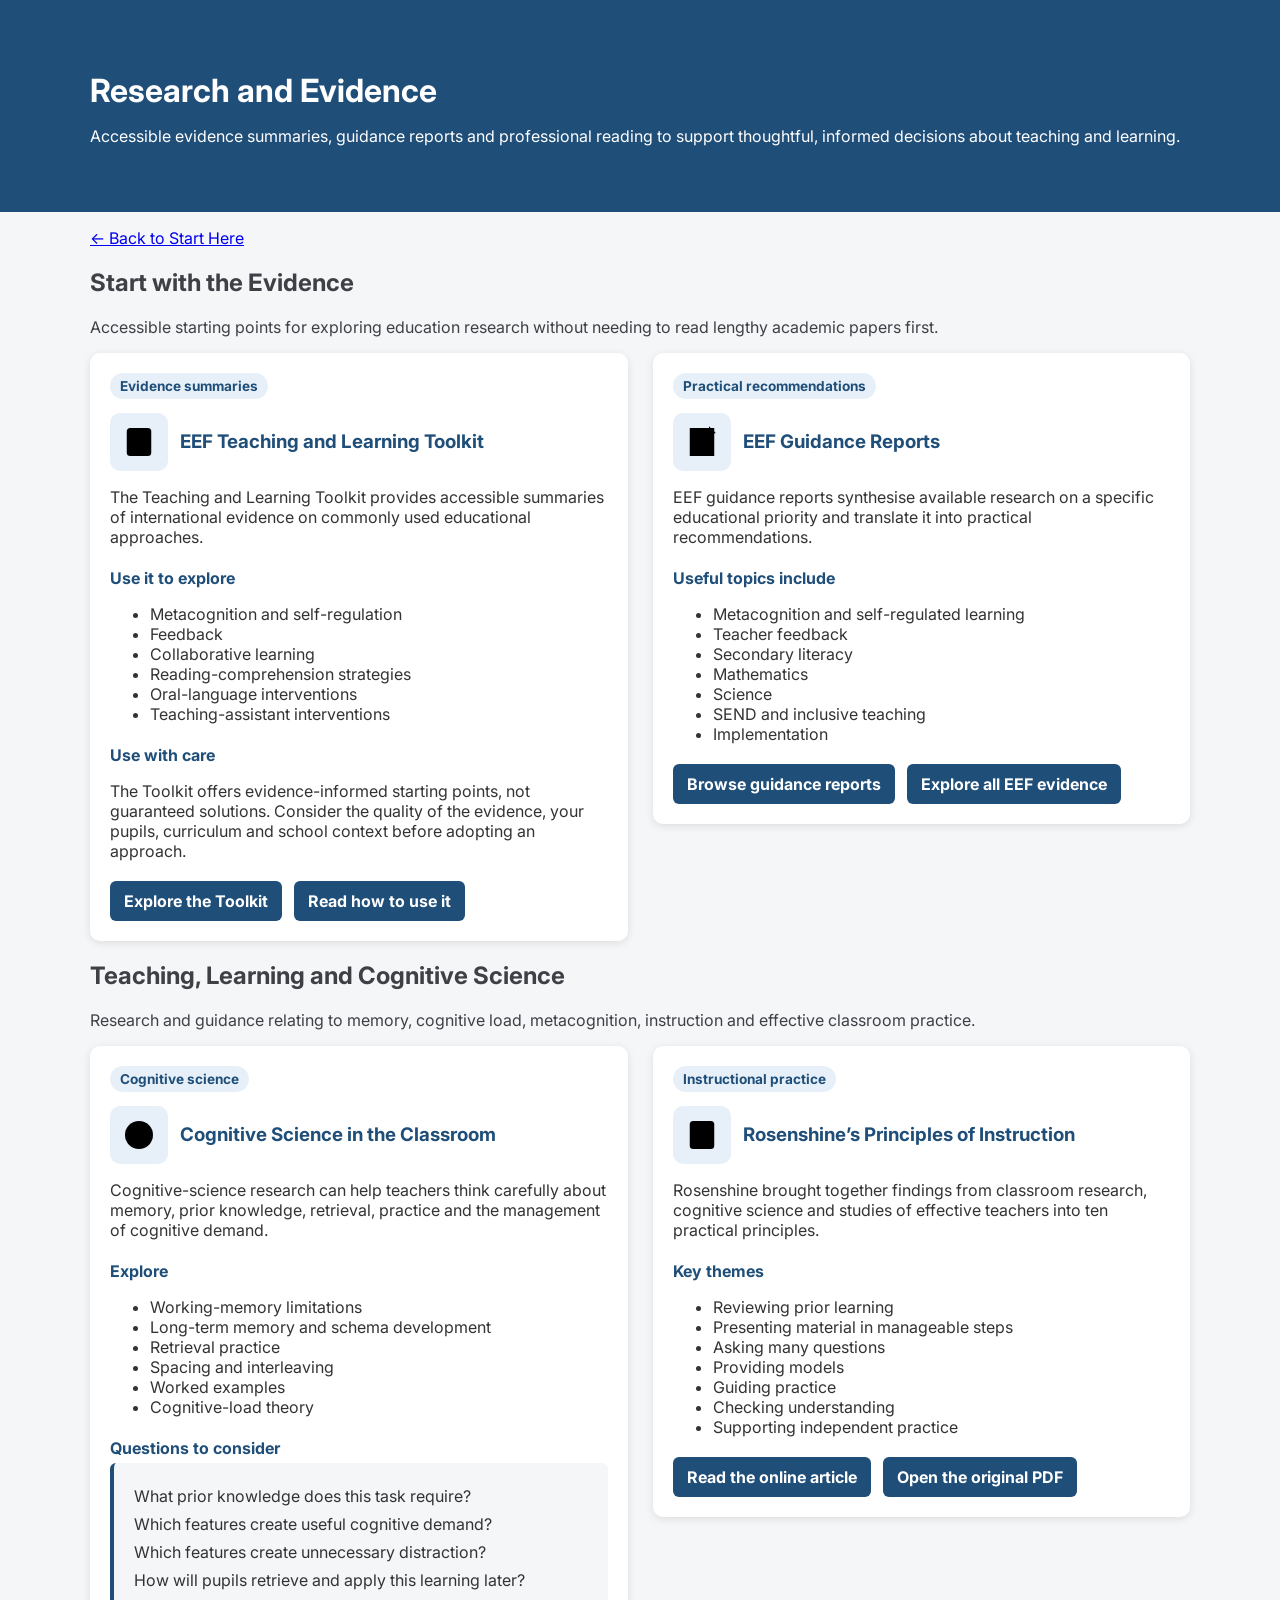
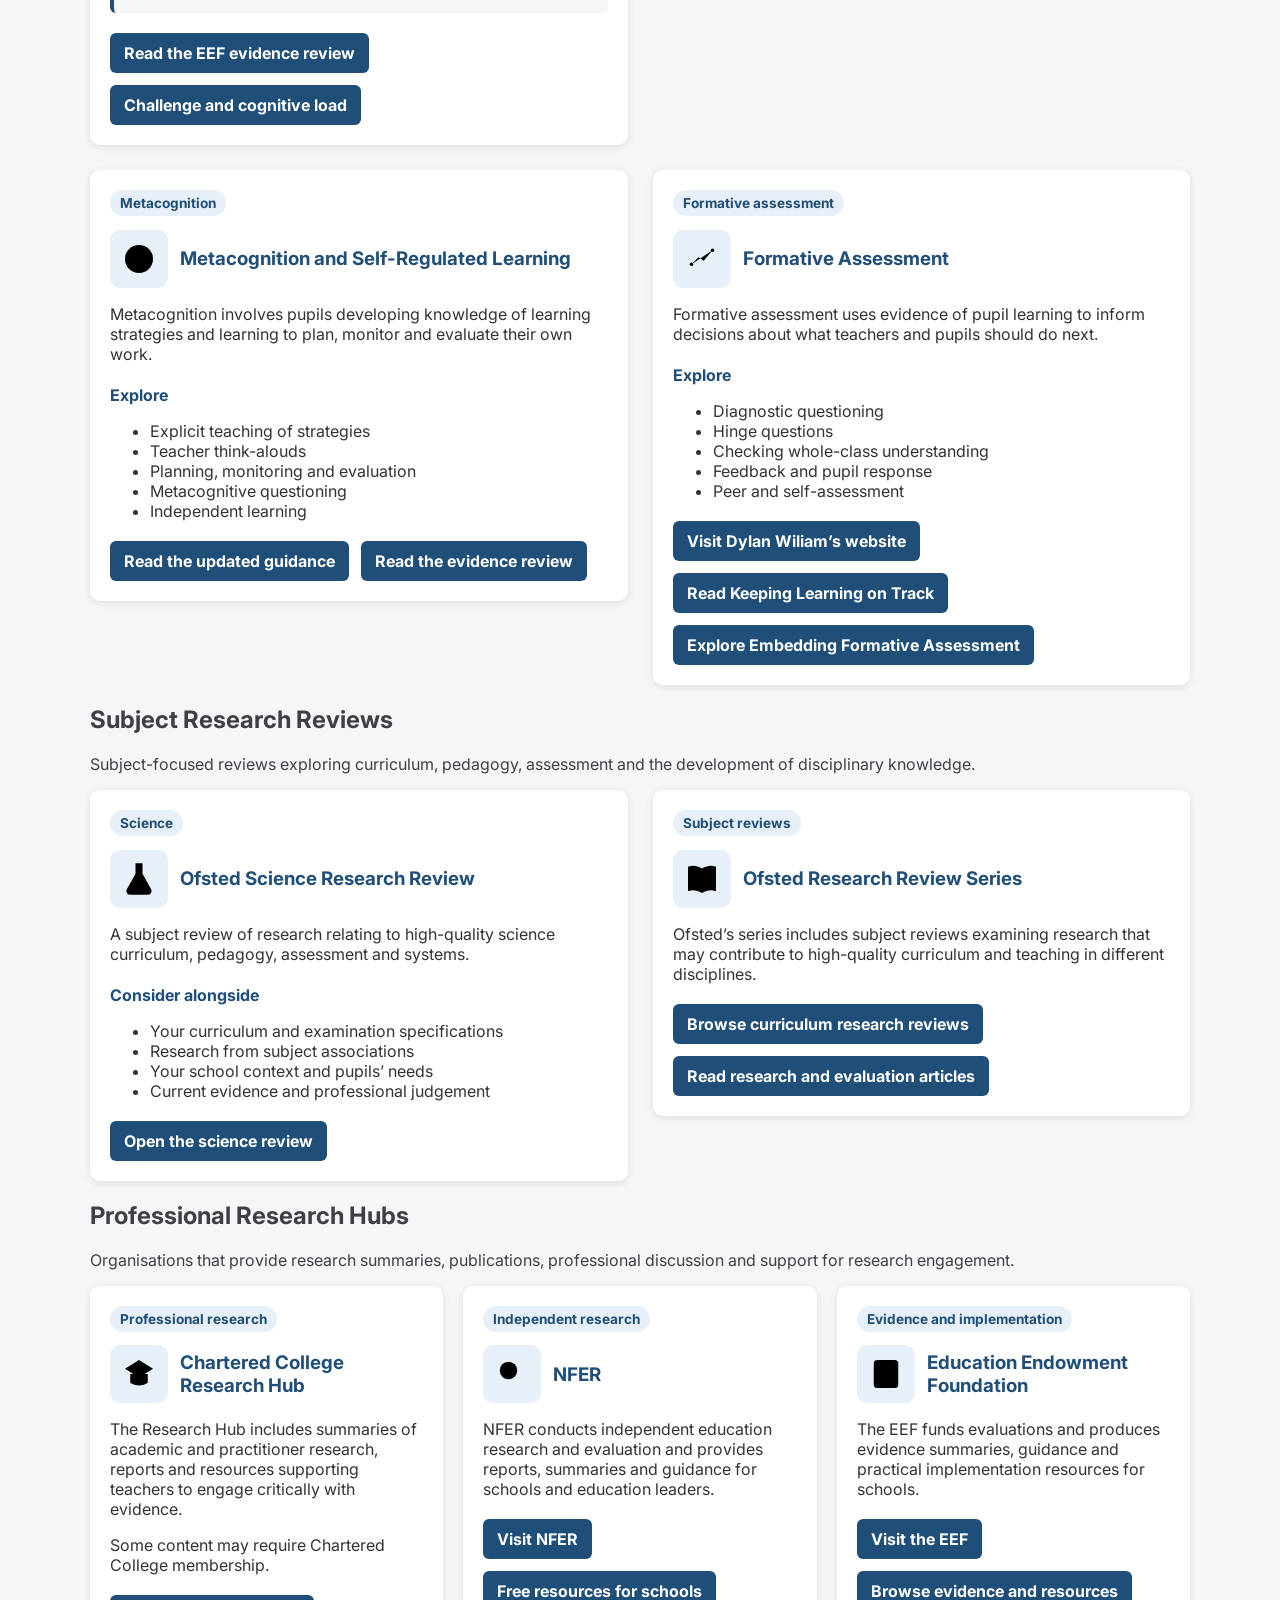
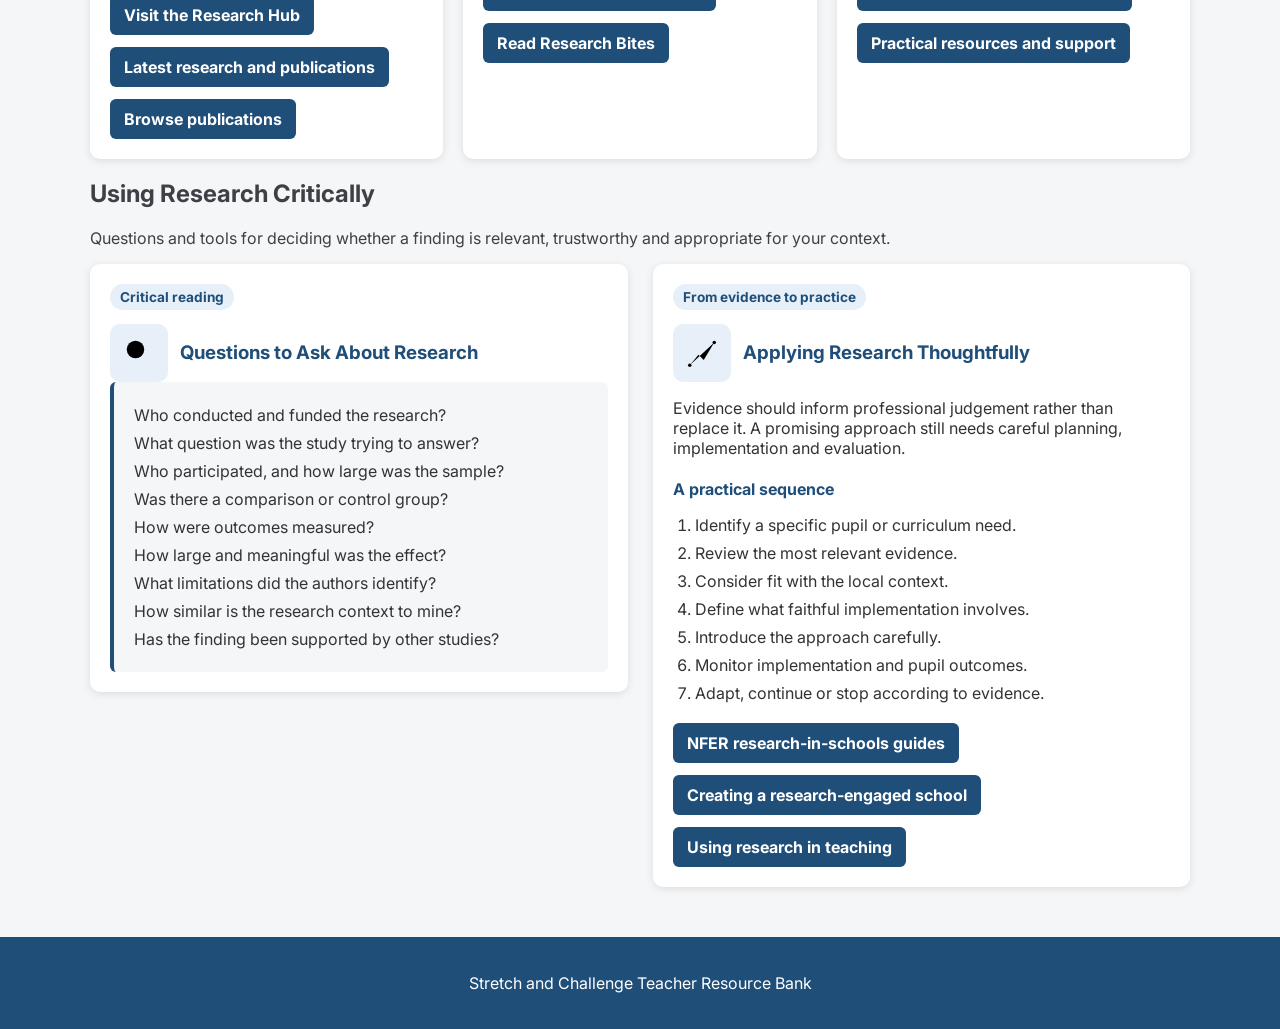
<file: research.html>
<!DOCTYPE html>
<html lang="en">
<head>
    <meta charset="UTF-8">

    <meta
        name="viewport"
        content="width=device-width, initial-scale=1.0"
    >

    <title>Research and Evidence</title>
<link rel="preconnect" href="https://fonts.googleapis.com">
<link rel="preconnect" href="https://fonts.gstatic.com" crossorigin>
<link href="https://fonts.googleapis.com/css2?family=Inter:wght@400;500;600;700&display=swap" rel="stylesheet">
    <link rel="stylesheet" href="style.css">
</head>

<body>

    <header class="site-header">
        <div class="container">
            <h1>Research and Evidence</h1>

            <p>
                Accessible evidence summaries, guidance reports and
                professional reading to support thoughtful, informed
                decisions about teaching and learning.
            </p>
        </div>
    </header>

    <main class="container">

        <p class="back-link">
            <a href="index.html">← Back to Start Here</a>
        </p>


        <section class="content-section">

            <h2>Start with the Evidence</h2>

            <p>
                Accessible starting points for exploring education research
                without needing to read lengthy academic papers first.
            </p>

            <div class="resource-grid two-column-grid">

                <article class="resource-card">

                    <p class="resource-label">Evidence summaries</p>

                    <div class="resource-title">

                        <svg
                            class="resource-icon"
                            viewBox="0 0 24 24"
                            role="img"
                            aria-label="Evidence toolkit icon"
                            xmlns="http://www.w3.org/2000/svg"
                        >
                            <rect x="5" y="4" width="14" height="16" rx="2"></rect>
                            <path d="M8 8h8M8 12h8M8 16h5"></path>
                        </svg>

                        <h3>EEF Teaching and Learning Toolkit</h3>

                    </div>

                    <p>
                        The Teaching and Learning Toolkit provides accessible
                        summaries of international evidence on commonly used
                        educational approaches.
                    </p>

                    <h4>Use it to explore</h4>

                    <ul>
                        <li>Metacognition and self-regulation</li>
                        <li>Feedback</li>
                        <li>Collaborative learning</li>
                        <li>Reading-comprehension strategies</li>
                        <li>Oral-language interventions</li>
                        <li>Teaching-assistant interventions</li>
                    </ul>

                    <h4>Use with care</h4>

                    <p>
                        The Toolkit offers evidence-informed starting points,
                        not guaranteed solutions. Consider the quality of the
                        evidence, your pupils, curriculum and school context
                        before adopting an approach.
                    </p>

                    <div class="resource-links">

                        <a
                            href="https://educationendowmentfoundation.org.uk/education-evidence/teaching-learning-toolkit"
                            target="_blank"
                            rel="noopener"
                        >
                            Explore the Toolkit
                        </a>

                        <a
                            href="https://educationendowmentfoundation.org.uk/education-evidence/using-the-toolkits"
                            target="_blank"
                            rel="noopener"
                        >
                            Read how to use it
                        </a>

                    </div>

                </article>


                <article class="resource-card">

                    <p class="resource-label">Practical recommendations</p>

                    <div class="resource-title">

                        <svg
                            class="resource-icon"
                            viewBox="0 0 24 24"
                            role="img"
                            aria-label="Guidance reports icon"
                            xmlns="http://www.w3.org/2000/svg"
                        >
                            <path d="M5 4h14v16H5z"></path>
                            <path d="M8 8h8M8 12h8M8 16h5"></path>
                            <path d="M16 3v4h4"></path>
                        </svg>

                        <h3>EEF Guidance Reports</h3>

                    </div>

                    <p>
                        EEF guidance reports synthesise available research on
                        a specific educational priority and translate it into
                        practical recommendations.
                    </p>

                    <h4>Useful topics include</h4>

                    <ul>
                        <li>Metacognition and self-regulated learning</li>
                        <li>Teacher feedback</li>
                        <li>Secondary literacy</li>
                        <li>Mathematics</li>
                        <li>Science</li>
                        <li>SEND and inclusive teaching</li>
                        <li>Implementation</li>
                    </ul>

                    <div class="resource-links">

                        <a
                            href="https://educationendowmentfoundation.org.uk/education-evidence/guidance-reports"
                            target="_blank"
                            rel="noopener"
                        >
                            Browse guidance reports
                        </a>

                        <a
                            href="https://educationendowmentfoundation.org.uk/education-evidence"
                            target="_blank"
                            rel="noopener"
                        >
                            Explore all EEF evidence
                        </a>

                    </div>

                </article>

            </div>

        </section>


        <section class="content-section">

            <h2>Teaching, Learning and Cognitive Science</h2>

            <p>
                Research and guidance relating to memory, cognitive load,
                metacognition, instruction and effective classroom practice.
            </p>

            <div class="resource-grid two-column-grid">

                <article class="resource-card">

                    <p class="resource-label">Cognitive science</p>

                    <div class="resource-title">

                        <svg
                            class="resource-icon"
                            viewBox="0 0 24 24"
                            role="img"
                            aria-label="Cognitive science icon"
                            xmlns="http://www.w3.org/2000/svg"
                        >
                            <circle cx="12" cy="12" r="8"></circle>
                            <path d="M9 8c-2 1-2 4 0 5"></path>
                            <path d="M15 8c2 1 2 4 0 5"></path>
                            <path d="M9 16h6"></path>
                        </svg>

                        <h3>Cognitive Science in the Classroom</h3>

                    </div>

                    <p>
                        Cognitive-science research can help teachers think
                        carefully about memory, prior knowledge, retrieval,
                        practice and the management of cognitive demand.
                    </p>

                    <h4>Explore</h4>

                    <ul>
                        <li>Working-memory limitations</li>
                        <li>Long-term memory and schema development</li>
                        <li>Retrieval practice</li>
                        <li>Spacing and interleaving</li>
                        <li>Worked examples</li>
                        <li>Cognitive-load theory</li>
                    </ul>

                    <h4>Questions to consider</h4>

                    <div class="question-stems">
                        <p>What prior knowledge does this task require?</p>
                        <p>Which features create useful cognitive demand?</p>
                        <p>Which features create unnecessary distraction?</p>
                        <p>How will pupils retrieve and apply this learning later?</p>
                    </div>

                    <div class="resource-links">

                        <a
                            href="https://educationendowmentfoundation.org.uk/education-evidence/evidence-reviews/cognitive-science-approaches-in-the-classroom"
                            target="_blank"
                            rel="noopener"
                        >
                            Read the EEF evidence review
                        </a>

                        <a
                            href="https://educationendowmentfoundation.org.uk/news/eef-blog-rising-to-the-challenge-working-with-intrinsic-load"
                            target="_blank"
                            rel="noopener"
                        >
                            Challenge and cognitive load
                        </a>

                    </div>

                </article>


                <article class="resource-card">

                    <p class="resource-label">Instructional practice</p>

                    <div class="resource-title">

                        <svg
                            class="resource-icon"
                            viewBox="0 0 24 24"
                            role="img"
                            aria-label="Rosenshine principles icon"
                            xmlns="http://www.w3.org/2000/svg"
                        >
                            <rect x="5" y="4" width="14" height="16" rx="2"></rect>
                            <path d="M8 8h8M8 12h8M8 16h5"></path>
                        </svg>

                        <h3>Rosenshine’s Principles of Instruction</h3>

                    </div>

                    <p>
                        Rosenshine brought together findings from classroom
                        research, cognitive science and studies of effective
                        teachers into ten practical principles.
                    </p>

                    <h4>Key themes</h4>

                    <ul>
                        <li>Reviewing prior learning</li>
                        <li>Presenting material in manageable steps</li>
                        <li>Asking many questions</li>
                        <li>Providing models</li>
                        <li>Guiding practice</li>
                        <li>Checking understanding</li>
                        <li>Supporting independent practice</li>
                    </ul>

                    <div class="resource-links">

                        <a
                            href="https://www.aft.org/ae/spring2012/rosenshine"
                            target="_blank"
                            rel="noopener"
                        >
                            Read the online article
                        </a>

                        <a
                            href="https://www.aft.org/sites/default/files/Rosenshine.pdf"
                            target="_blank"
                            rel="noopener"
                        >
                            Open the original PDF
                        </a>

                    </div>

                </article>


                <article class="resource-card">

                    <p class="resource-label">Metacognition</p>

                    <div class="resource-title">

                        <svg
                            class="resource-icon"
                            viewBox="0 0 24 24"
                            role="img"
                            aria-label="Metacognition icon"
                            xmlns="http://www.w3.org/2000/svg"
                        >
                            <circle cx="12" cy="12" r="8"></circle>
                            <path d="M8 12h8M12 8v8"></path>
                        </svg>

                        <h3>Metacognition and Self-Regulated Learning</h3>

                    </div>

                    <p>
                        Metacognition involves pupils developing knowledge of
                        learning strategies and learning to plan, monitor and
                        evaluate their own work.
                    </p>

                    <h4>Explore</h4>

                    <ul>
                        <li>Explicit teaching of strategies</li>
                        <li>Teacher think-alouds</li>
                        <li>Planning, monitoring and evaluation</li>
                        <li>Metacognitive questioning</li>
                        <li>Independent learning</li>
                    </ul>

                    <div class="resource-links">

                        <a
                            href="https://educationendowmentfoundation.org.uk/education-evidence/guidance-reports/metacognition"
                            target="_blank"
                            rel="noopener"
                        >
                            Read the updated guidance
                        </a>

                        <a
                            href="https://educationendowmentfoundation.org.uk/education-evidence/evidence-reviews/metacognition-and-self-regulation-guidance-report"
                            target="_blank"
                            rel="noopener"
                        >
                            Read the evidence review
                        </a>

                    </div>

                </article>


                <article class="resource-card">

                    <p class="resource-label">Formative assessment</p>

                    <div class="resource-title">

                        <svg
                            class="resource-icon"
                            viewBox="0 0 24 24"
                            role="img"
                            aria-label="Formative assessment icon"
                            xmlns="http://www.w3.org/2000/svg"
                        >
                            <path d="M4 18h16"></path>
                            <path d="M6 15l4-4 3 2 5-6"></path>
                            <circle cx="6" cy="15" r="1"></circle>
                            <circle cx="18" cy="7" r="1"></circle>
                        </svg>

                        <h3>Formative Assessment</h3>

                    </div>

                    <p>
                        Formative assessment uses evidence of pupil learning
                        to inform decisions about what teachers and pupils
                        should do next.
                    </p>

                    <h4>Explore</h4>

                    <ul>
                        <li>Diagnostic questioning</li>
                        <li>Hinge questions</li>
                        <li>Checking whole-class understanding</li>
                        <li>Feedback and pupil response</li>
                        <li>Peer and self-assessment</li>
                    </ul>

                    <div class="resource-links">

                        <a
                            href="https://www.dylanwiliam.org/Dylan_Wiliams_website/Welcome.html"
                            target="_blank"
                            rel="noopener"
                        >
                            Visit Dylan Wiliam’s website
                        </a>

                        <a
                            href="https://www.dylanwiliam.org/Dylan_Wiliams_website/Papers_files/AAMT%2005%20paper%20%28US%29.pdf"
                            target="_blank"
                            rel="noopener"
                        >
                            Read Keeping Learning on Track
                        </a>

                        <a
                            href="https://educationendowmentfoundation.org.uk/projects-and-evaluation/promising-programmes/embedding-formative-assessment"
                            target="_blank"
                            rel="noopener"
                        >
                            Explore Embedding Formative Assessment
                        </a>

                    </div>

                </article>

            </div>

        </section>


        <section class="content-section">

            <h2>Subject Research Reviews</h2>

            <p>
                Subject-focused reviews exploring curriculum, pedagogy,
                assessment and the development of disciplinary knowledge.
            </p>

            <div class="resource-grid two-column-grid">

                <article class="resource-card">

                    <p class="resource-label">Science</p>

                    <div class="resource-title">

                        <svg
                            class="resource-icon"
                            viewBox="0 0 24 24"
                            role="img"
                            aria-label="Science research icon"
                            xmlns="http://www.w3.org/2000/svg"
                        >
                            <path d="M9 3h6"></path>
                            <path d="M10 3v6l-5 9c-.6 1.1.2 3 1.7 3h10.6c1.5 0 2.3-1.9 1.7-3l-5-9V3"></path>
                            <path d="M7 16h10"></path>
                        </svg>

                        <h3>Ofsted Science Research Review</h3>

                    </div>

                    <p>
                        A subject review of research relating to high-quality
                        science curriculum, pedagogy, assessment and systems.
                    </p>

                    <h4>Consider alongside</h4>

                    <ul>
                        <li>Your curriculum and examination specifications</li>
                        <li>Research from subject associations</li>
                        <li>Your school context and pupils’ needs</li>
                        <li>Current evidence and professional judgement</li>
                    </ul>

                    <div class="resource-links">

                        <a
                            href="https://www.gov.uk/government/publications/research-review-series-science"
                            target="_blank"
                            rel="noopener"
                        >
                            Open the science review
                        </a>

                    </div>

                </article>


                <article class="resource-card">

                    <p class="resource-label">Subject reviews</p>

                    <div class="resource-title">

                        <svg
                            class="resource-icon"
                            viewBox="0 0 24 24"
                            role="img"
                            aria-label="Subject research reviews icon"
                            xmlns="http://www.w3.org/2000/svg"
                        >
                            <path d="M4 5c3-1 5-.5 8 1v14c-3-1.5-5-2-8-1z"></path>
                            <path d="M20 5c-3-1-5-.5-8 1v14c3-1.5 5-2 8-1z"></path>
                        </svg>

                        <h3>Ofsted Research Review Series</h3>

                    </div>

                    <p>
                        Ofsted’s series includes subject reviews examining
                        research that may contribute to high-quality curriculum
                        and teaching in different disciplines.
                    </p>

                    <div class="resource-links">

                        <a
                            href="https://www.gov.uk/government/collections/curriculum-research-reviews"
                            target="_blank"
                            rel="noopener"
                        >
                            Browse curriculum research reviews
                        </a>

                        <a
                            href="https://educationinspection.blog.gov.uk/category/research-and-evaluation/"
                            target="_blank"
                            rel="noopener"
                        >
                            Read research and evaluation articles
                        </a>

                    </div>

                </article>

            </div>

        </section>


        <section class="content-section">

            <h2>Professional Research Hubs</h2>

            <p>
                Organisations that provide research summaries, publications,
                professional discussion and support for research engagement.
            </p>

            <div class="resource-grid">

                <article class="resource-card">

                    <p class="resource-label">Professional research</p>

                    <div class="resource-title">

                        <svg
                            class="resource-icon"
                            viewBox="0 0 24 24"
                            role="img"
                            aria-label="Chartered College icon"
                            xmlns="http://www.w3.org/2000/svg"
                        >
                            <path d="M4 9l8-5 8 5-8 5z"></path>
                            <path d="M7 12v5c3 2 7 2 10 0v-5"></path>
                        </svg>

                        <h3>Chartered College Research Hub</h3>

                    </div>

                    <p>
                        The Research Hub includes summaries of academic and
                        practitioner research, reports and resources supporting
                        teachers to engage critically with evidence.
                    </p>

                    <p>
                        Some content may require Chartered College membership.
                    </p>

                    <div class="resource-links">

                        <a
                            href="https://my.chartered.college/research-hub/"
                            target="_blank"
                            rel="noopener"
                        >
                            Visit the Research Hub
                        </a>

                        <a
                            href="https://chartered.college/latest-research-and-publications/"
                            target="_blank"
                            rel="noopener"
                        >
                            Latest research and publications
                        </a>

                        <a
                            href="https://chartered.college/research-and-policy/publications/"
                            target="_blank"
                            rel="noopener"
                        >
                            Browse publications
                        </a>

                    </div>

                </article>


                <article class="resource-card">

                    <p class="resource-label">Independent research</p>

                    <div class="resource-title">

                        <svg
                            class="resource-icon"
                            viewBox="0 0 24 24"
                            role="img"
                            aria-label="NFER research icon"
                            xmlns="http://www.w3.org/2000/svg"
                        >
                            <circle cx="10" cy="10" r="5"></circle>
                            <path d="M14 14l5 5"></path>
                            <path d="M8 10h4"></path>
                        </svg>

                        <h3>NFER</h3>

                    </div>

                    <p>
                        NFER conducts independent education research and
                        evaluation and provides reports, summaries and guidance
                        for schools and education leaders.
                    </p>

                    <div class="resource-links">

                        <a
                            href="https://www.nfer.ac.uk/"
                            target="_blank"
                            rel="noopener"
                        >
                            Visit NFER
                        </a>

                        <a
                            href="https://www.nfer.ac.uk/for-schools/free-resources-and-advice-for-schools/"
                            target="_blank"
                            rel="noopener"
                        >
                            Free resources for schools
                        </a>

                        <a
                            href="https://www.nfer.ac.uk/for-schools/free-resources-and-advice-for-schools/research-bites-for-schools/"
                            target="_blank"
                            rel="noopener"
                        >
                            Read Research Bites
                        </a>

                    </div>

                </article>


                <article class="resource-card">

                    <p class="resource-label">Evidence and implementation</p>

                    <div class="resource-title">

                        <svg
                            class="resource-icon"
                            viewBox="0 0 24 24"
                            role="img"
                            aria-label="EEF evidence icon"
                            xmlns="http://www.w3.org/2000/svg"
                        >
                            <rect x="5" y="4" width="14" height="16" rx="2"></rect>
                            <path d="M8 8h8M8 12h8M8 16h5"></path>
                        </svg>

                        <h3>Education Endowment Foundation</h3>

                    </div>

                    <p>
                        The EEF funds evaluations and produces evidence
                        summaries, guidance and practical implementation
                        resources for schools.
                    </p>

                    <div class="resource-links">

                        <a
                            href="https://educationendowmentfoundation.org.uk/"
                            target="_blank"
                            rel="noopener"
                        >
                            Visit the EEF
                        </a>

                        <a
                            href="https://educationendowmentfoundation.org.uk/education-evidence"
                            target="_blank"
                            rel="noopener"
                        >
                            Browse evidence and resources
                        </a>

                        <a
                            href="https://educationendowmentfoundation.org.uk/education-evidence/more-resources-and-support"
                            target="_blank"
                            rel="noopener"
                        >
                            Practical resources and support
                        </a>

                    </div>

                </article>

            </div>

        </section>


        <section class="content-section">

            <h2>Using Research Critically</h2>

            <p>
                Questions and tools for deciding whether a finding is relevant,
                trustworthy and appropriate for your context.
            </p>

            <div class="resource-grid two-column-grid">

                <article class="resource-card">

                    <p class="resource-label">Critical reading</p>

                    <div class="resource-title">

                        <svg
                            class="resource-icon"
                            viewBox="0 0 24 24"
                            role="img"
                            aria-label="Critical reading icon"
                            xmlns="http://www.w3.org/2000/svg"
                        >
                            <circle cx="10" cy="10" r="5"></circle>
                            <path d="M14 14l5 5"></path>
                            <path d="M8 8h4M8 11h3"></path>
                        </svg>

                        <h3>Questions to Ask About Research</h3>

                    </div>

                    <div class="question-stems">
                        <p>Who conducted and funded the research?</p>
                        <p>What question was the study trying to answer?</p>
                        <p>Who participated, and how large was the sample?</p>
                        <p>Was there a comparison or control group?</p>
                        <p>How were outcomes measured?</p>
                        <p>How large and meaningful was the effect?</p>
                        <p>What limitations did the authors identify?</p>
                        <p>How similar is the research context to mine?</p>
                        <p>Has the finding been supported by other studies?</p>
                    </div>

                </article>


                <article class="resource-card">

                    <p class="resource-label">From evidence to practice</p>

                    <div class="resource-title">

                        <svg
                            class="resource-icon"
                            viewBox="0 0 24 24"
                            role="img"
                            aria-label="Evidence to practice icon"
                            xmlns="http://www.w3.org/2000/svg"
                        >
                            <path d="M5 19l5-6 3 3 6-10"></path>
                            <circle cx="5" cy="19" r="1"></circle>
                            <circle cx="19" cy="6" r="1"></circle>
                        </svg>

                        <h3>Applying Research Thoughtfully</h3>

                    </div>

                    <p>
                        Evidence should inform professional judgement rather
                        than replace it. A promising approach still needs
                        careful planning, implementation and evaluation.
                    </p>

                    <h4>A practical sequence</h4>

                    <ol class="taxonomy-levels">
                        <li>Identify a specific pupil or curriculum need.</li>
                        <li>Review the most relevant evidence.</li>
                        <li>Consider fit with the local context.</li>
                        <li>Define what faithful implementation involves.</li>
                        <li>Introduce the approach carefully.</li>
                        <li>Monitor implementation and pupil outcomes.</li>
                        <li>Adapt, continue or stop according to evidence.</li>
                    </ol>

                    <div class="resource-links">

                        <a
                            href="https://www.nfer.ac.uk/for-schools/free-resources-and-advice-for-schools/research-in-schools-guides/"
                            target="_blank"
                            rel="noopener"
                        >
                            NFER research-in-schools guides
                        </a>

                        <a
                            href="https://www.nfer.ac.uk/publications/creating-a-research-engaged-school-a-guide-for-senior-leaders/"
                            target="_blank"
                            rel="noopener"
                        >
                            Creating a research-engaged school
                        </a>

                        <a
                            href="https://www.nfer.ac.uk/media/pirld5fq/using_research_in_your_school_and_your_teaching.pdf"
                            target="_blank"
                            rel="noopener"
                        >
                            Using research in teaching
                        </a>

                    </div>

                </article>

            </div>

        </section>

    </main>

    <footer class="site-footer">
        <p>Stretch and Challenge Teacher Resource Bank</p>
    </footer>

</body>
</html>
</file>
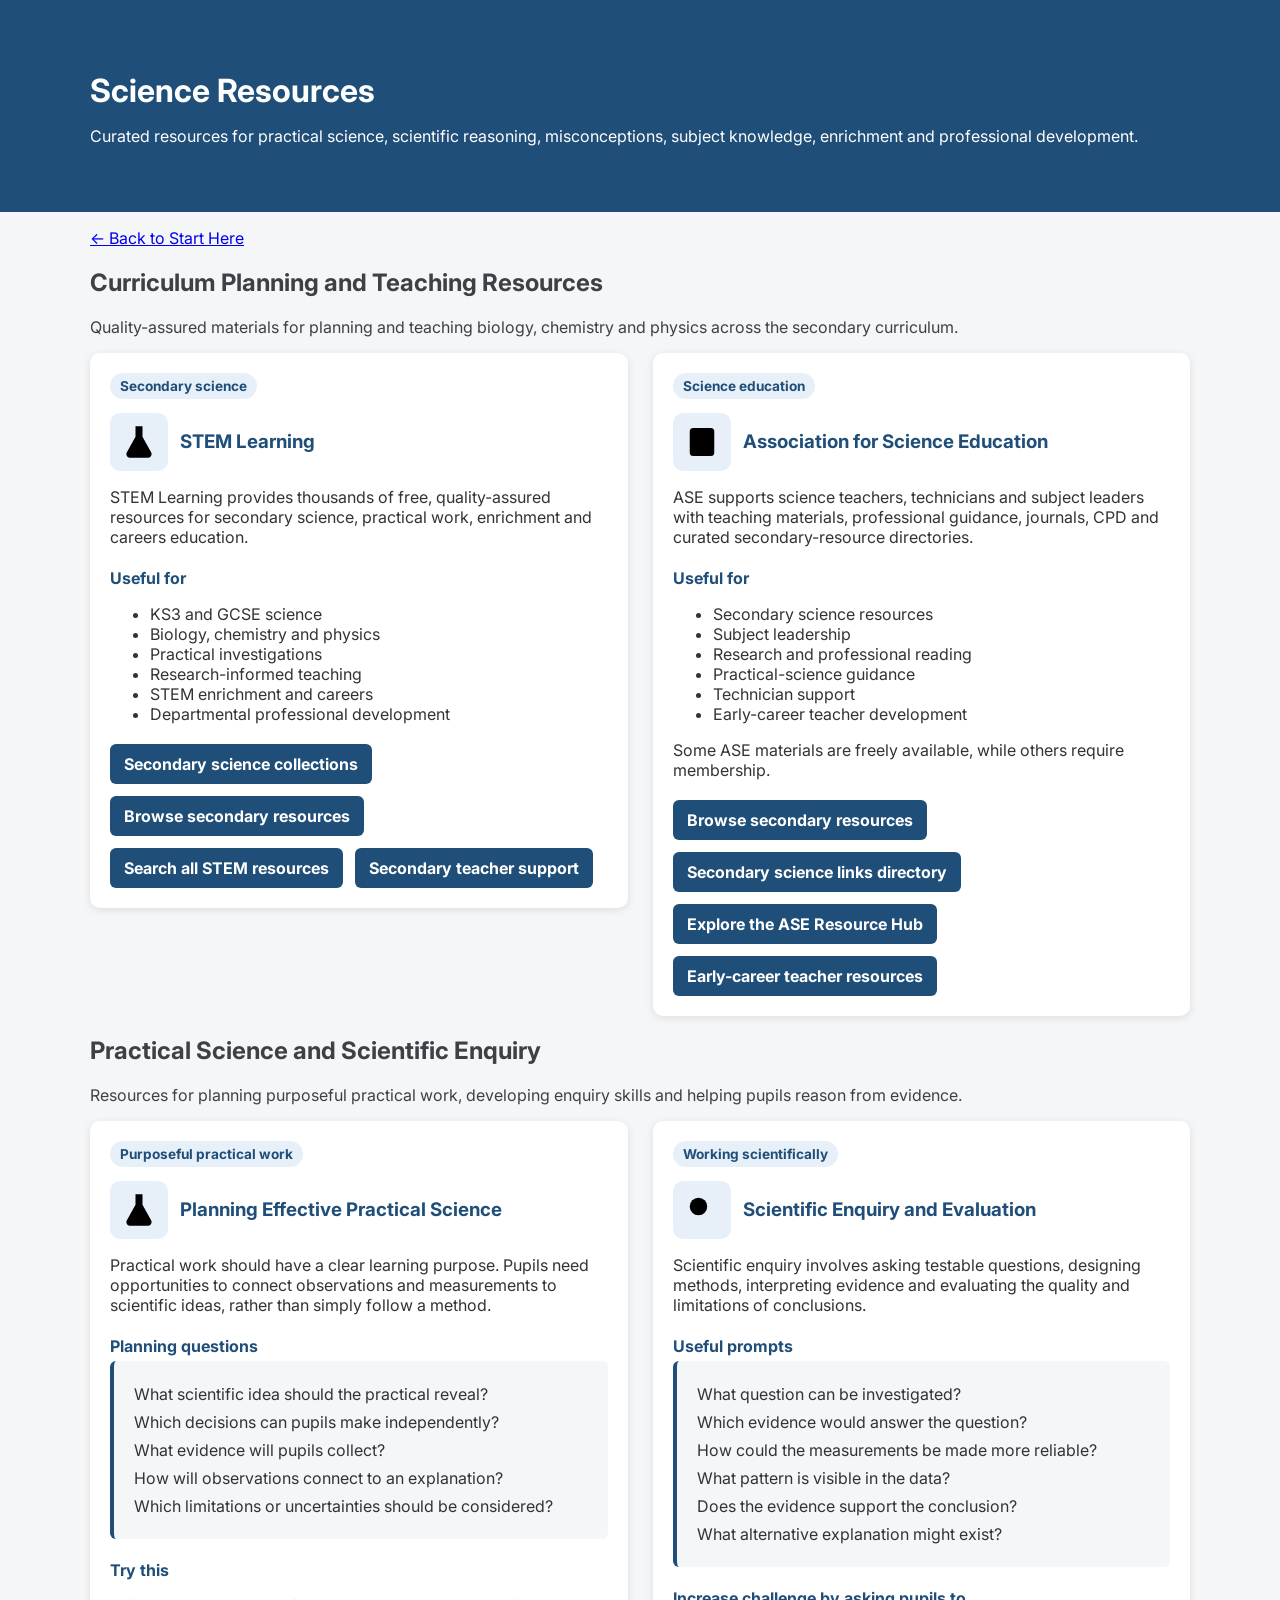
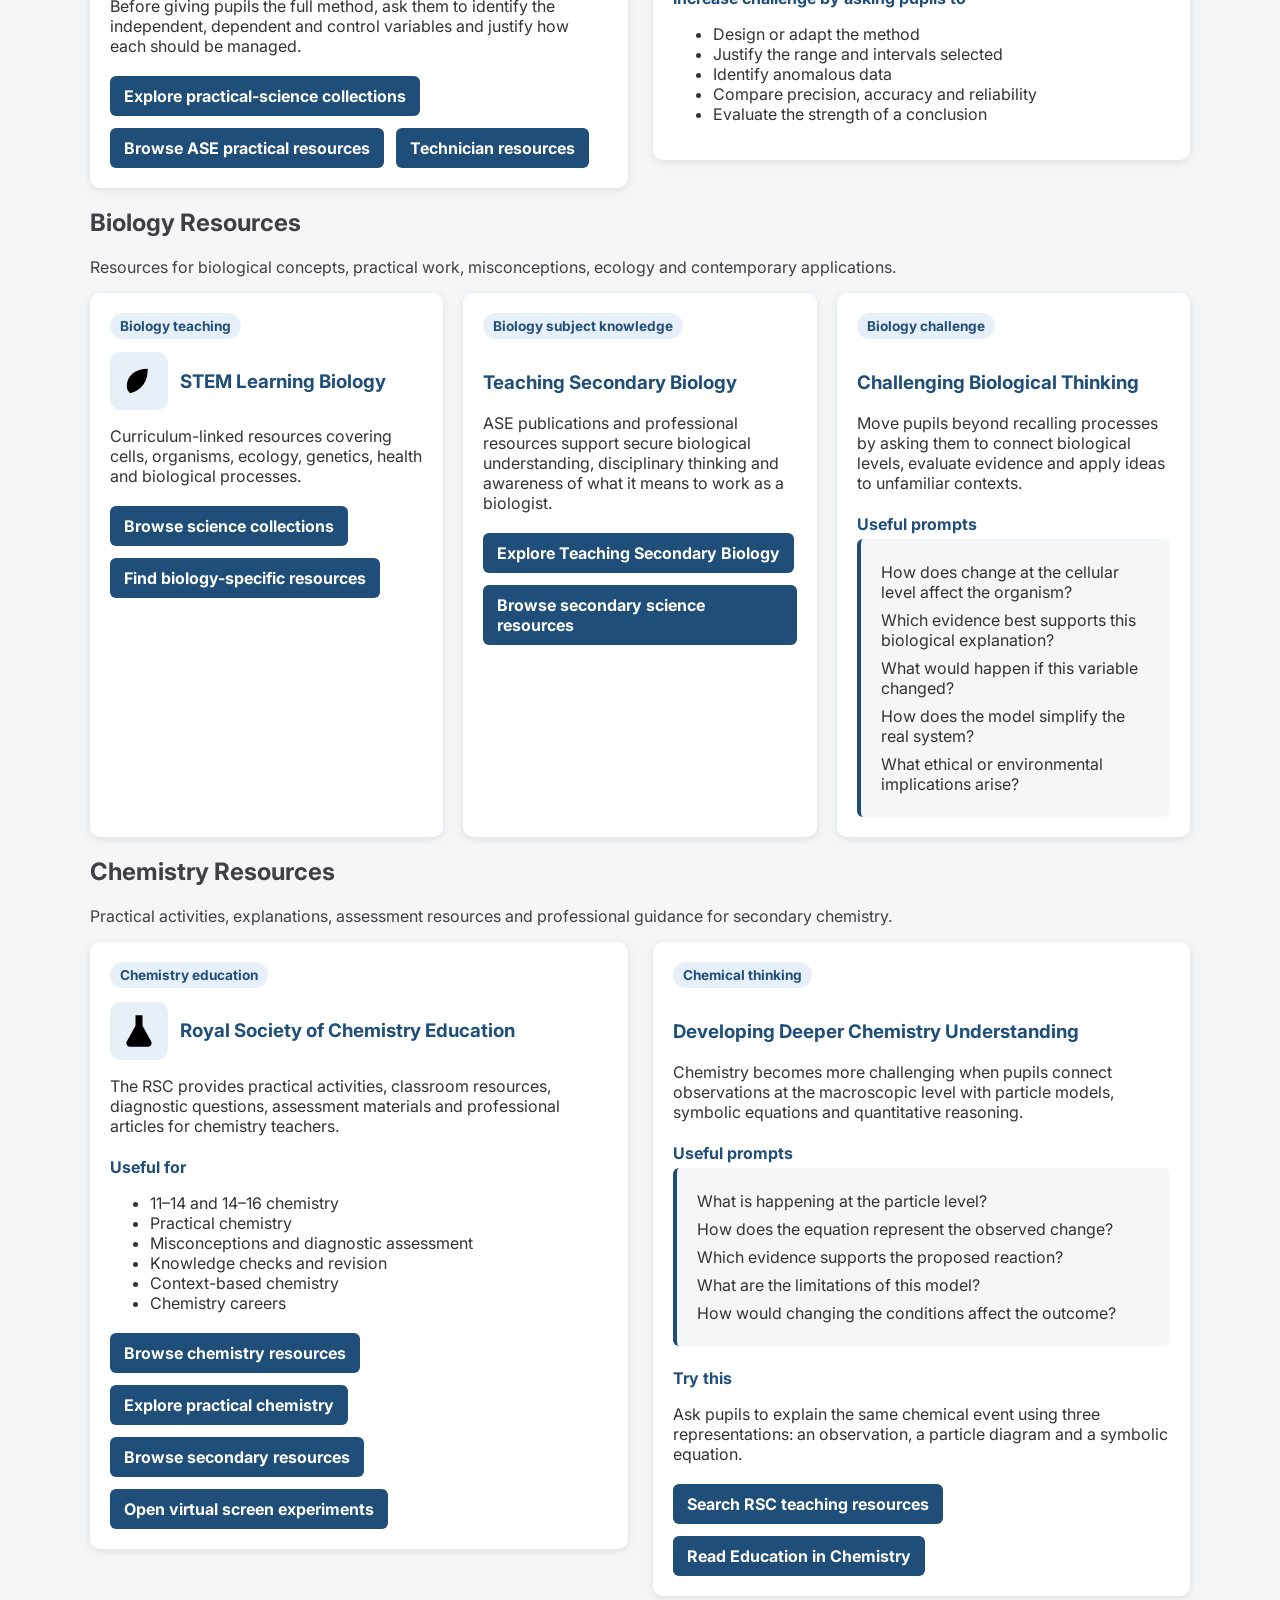
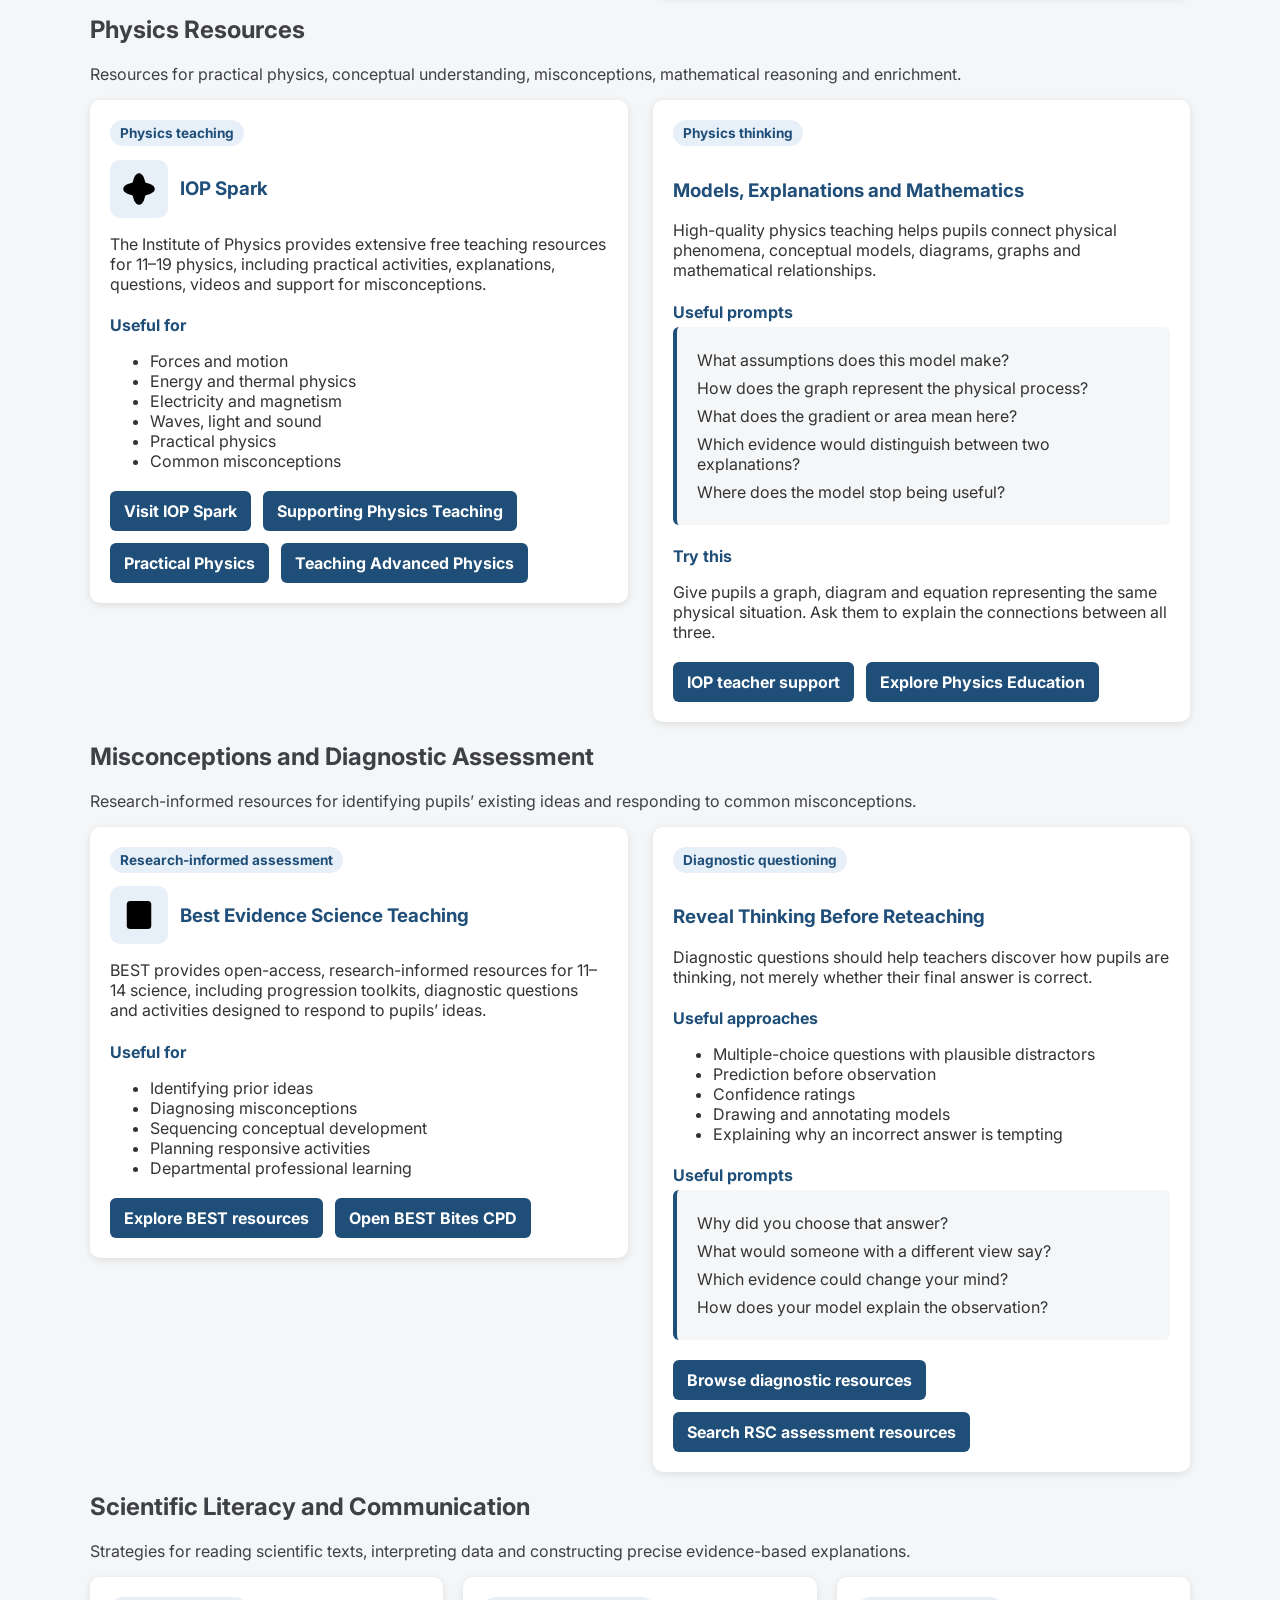
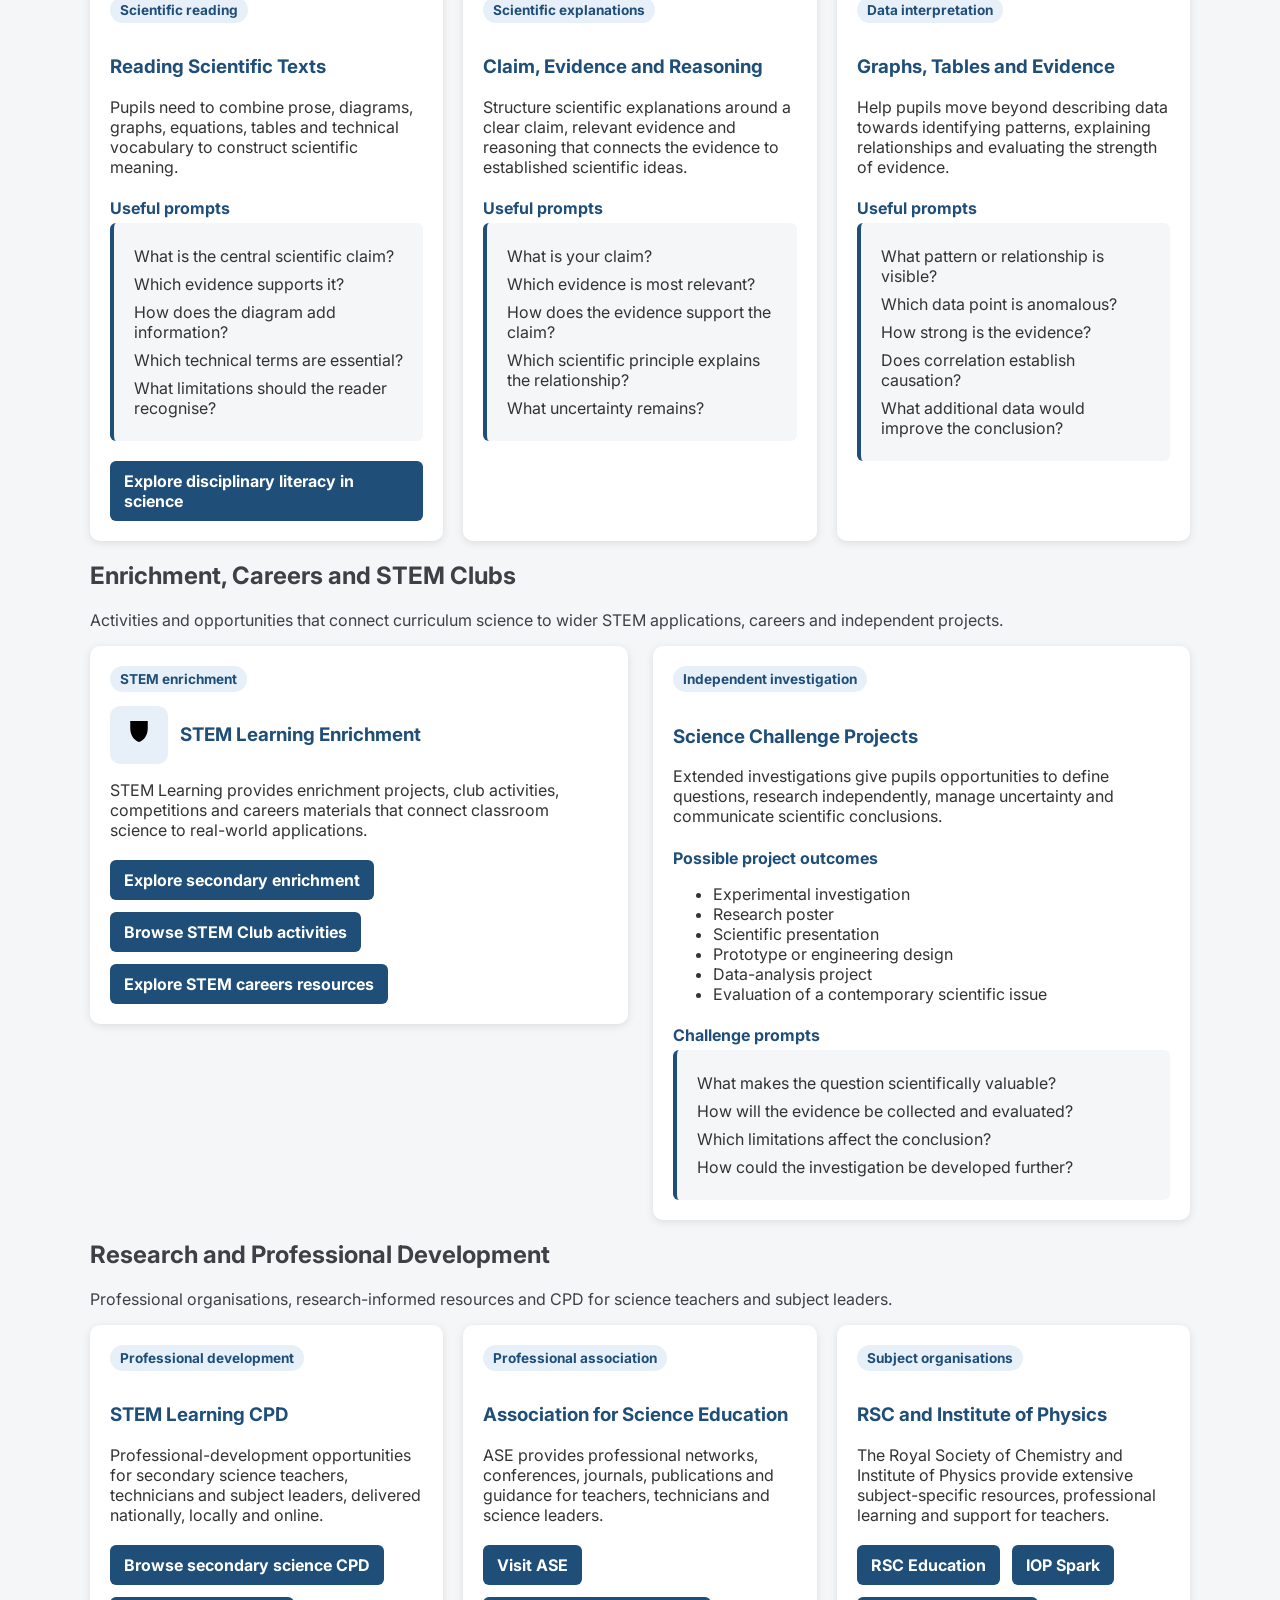
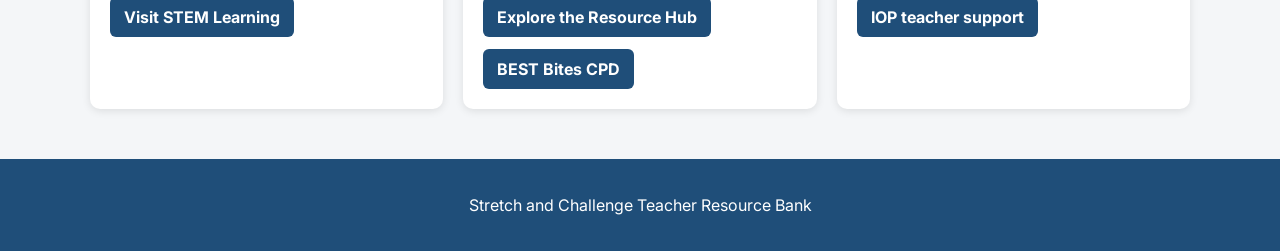
<file: science.html>
<!DOCTYPE html>
<html lang="en">
<head>
    <meta charset="UTF-8">

    <meta
        name="viewport"
        content="width=device-width, initial-scale=1.0"
    >

    <title>Science Resources</title>
<link rel="preconnect" href="https://fonts.googleapis.com">
<link rel="preconnect" href="https://fonts.gstatic.com" crossorigin>
<link href="https://fonts.googleapis.com/css2?family=Inter:wght@400;500;600;700&display=swap" rel="stylesheet">
    <link rel="stylesheet" href="style.css">
</head>

<body>

    <header class="site-header">
        <div class="container">
            <h1>Science Resources</h1>

            <p>
                Curated resources for practical science, scientific reasoning,
                misconceptions, subject knowledge, enrichment and professional
                development.
            </p>
        </div>
    </header>

    <main class="container">

        <p class="back-link">
            <a href="index.html">← Back to Start Here</a>
        </p>


        <section class="content-section">

            <h2>Curriculum Planning and Teaching Resources</h2>

            <p>
                Quality-assured materials for planning and teaching biology,
                chemistry and physics across the secondary curriculum.
            </p>

            <div class="resource-grid two-column-grid">

                <article class="resource-card">

                    <p class="resource-label">Secondary science</p>

                    <div class="resource-title">

                        <svg
                            class="resource-icon"
                            viewBox="0 0 24 24"
                            role="img"
                            aria-label="STEM Learning icon"
                            xmlns="http://www.w3.org/2000/svg"
                        >
                            <path d="M9 3h6"></path>
                            <path d="M10 3v6l-5 9c-.6 1.1.2 3 1.7 3h10.6c1.5 0 2.3-1.9 1.7-3l-5-9V3"></path>
                            <path d="M7 16h10"></path>
                        </svg>

                        <h3>STEM Learning</h3>

                    </div>

                    <p>
                        STEM Learning provides thousands of free,
                        quality-assured resources for secondary science,
                        practical work, enrichment and careers education.
                    </p>

                    <h4>Useful for</h4>

                    <ul>
                        <li>KS3 and GCSE science</li>
                        <li>Biology, chemistry and physics</li>
                        <li>Practical investigations</li>
                        <li>Research-informed teaching</li>
                        <li>STEM enrichment and careers</li>
                        <li>Departmental professional development</li>
                    </ul>

                    <div class="resource-links">

                        <a
                            href="https://www.stem.org.uk/secondary/resources/collections/science"
                            target="_blank"
                            rel="noopener"
                        >
                            Secondary science collections
                        </a>

                        <a
                            href="https://www.stem.org.uk/secondary/resources"
                            target="_blank"
                            rel="noopener"
                        >
                            Browse secondary resources
                        </a>

                        <a
                            href="https://www.stem.org.uk/resources"
                            target="_blank"
                            rel="noopener"
                        >
                            Search all STEM resources
                        </a>

                        <a
                            href="https://www.stem.org.uk/secondary"
                            target="_blank"
                            rel="noopener"
                        >
                            Secondary teacher support
                        </a>

                    </div>

                </article>


                <article class="resource-card">

                    <p class="resource-label">Science education</p>

                    <div class="resource-title">

                        <svg
                            class="resource-icon"
                            viewBox="0 0 24 24"
                            role="img"
                            aria-label="Association for Science Education icon"
                            xmlns="http://www.w3.org/2000/svg"
                        >
                            <rect x="5" y="4" width="14" height="16" rx="2"></rect>
                            <path d="M8 8h8M8 12h8M8 16h5"></path>
                        </svg>

                        <h3>Association for Science Education</h3>

                    </div>

                    <p>
                        ASE supports science teachers, technicians and subject
                        leaders with teaching materials, professional guidance,
                        journals, CPD and curated secondary-resource directories.
                    </p>

                    <h4>Useful for</h4>

                    <ul>
                        <li>Secondary science resources</li>
                        <li>Subject leadership</li>
                        <li>Research and professional reading</li>
                        <li>Practical-science guidance</li>
                        <li>Technician support</li>
                        <li>Early-career teacher development</li>
                    </ul>

                    <p>
                        Some ASE materials are freely available, while others
                        require membership.
                    </p>

                    <div class="resource-links">

                        <a
                            href="https://www.ase.org.uk/secondary-resources"
                            target="_blank"
                            rel="noopener"
                        >
                            Browse secondary resources
                        </a>

                        <a
                            href="https://www.ase.org.uk/secondary-science-links-directory"
                            target="_blank"
                            rel="noopener"
                        >
                            Secondary science links directory
                        </a>

                        <a
                            href="https://www.ase.org.uk/ase-resource-hub"
                            target="_blank"
                            rel="noopener"
                        >
                            Explore the ASE Resource Hub
                        </a>

                        <a
                            href="https://www.ase.org.uk/secondary-early-career-teacher-resources"
                            target="_blank"
                            rel="noopener"
                        >
                            Early-career teacher resources
                        </a>

                    </div>

                </article>

            </div>

        </section>


        <section class="content-section">

            <h2>Practical Science and Scientific Enquiry</h2>

            <p>
                Resources for planning purposeful practical work, developing
                enquiry skills and helping pupils reason from evidence.
            </p>

            <div class="resource-grid two-column-grid">

                <article class="resource-card">

                    <p class="resource-label">Purposeful practical work</p>

                    <div class="resource-title">

                        <svg
                            class="resource-icon"
                            viewBox="0 0 24 24"
                            role="img"
                            aria-label="Practical science icon"
                            xmlns="http://www.w3.org/2000/svg"
                        >
                            <path d="M9 3h6"></path>
                            <path d="M10 3v6l-5 9c-.6 1.1.2 3 1.7 3h10.6c1.5 0 2.3-1.9 1.7-3l-5-9V3"></path>
                            <path d="M7 16h10"></path>
                        </svg>

                        <h3>Planning Effective Practical Science</h3>

                    </div>

                    <p>
                        Practical work should have a clear learning purpose.
                        Pupils need opportunities to connect observations and
                        measurements to scientific ideas, rather than simply
                        follow a method.
                    </p>

                    <h4>Planning questions</h4>

                    <div class="question-stems">
                        <p>What scientific idea should the practical reveal?</p>
                        <p>Which decisions can pupils make independently?</p>
                        <p>What evidence will pupils collect?</p>
                        <p>How will observations connect to an explanation?</p>
                        <p>Which limitations or uncertainties should be considered?</p>
                    </div>

                    <h4>Try this</h4>

                    <p>
                        Before giving pupils the full method, ask them to
                        identify the independent, dependent and control
                        variables and justify how each should be managed.
                    </p>

                    <div class="resource-links">

                        <a
                            href="https://www.stem.org.uk/secondary/resources/collections/science"
                            target="_blank"
                            rel="noopener"
                        >
                            Explore practical-science collections
                        </a>

                        <a
                            href="https://www.ase.org.uk/secondary-resources"
                            target="_blank"
                            rel="noopener"
                        >
                            Browse ASE practical resources
                        </a>

                        <a
                            href="https://www.ase.org.uk/technician-resources-collection"
                            target="_blank"
                            rel="noopener"
                        >
                            Technician resources
                        </a>

                    </div>

                </article>


                <article class="resource-card">

                    <p class="resource-label">Working scientifically</p>

                    <div class="resource-title">

                        <svg
                            class="resource-icon"
                            viewBox="0 0 24 24"
                            role="img"
                            aria-label="Scientific enquiry icon"
                            xmlns="http://www.w3.org/2000/svg"
                        >
                            <circle cx="10" cy="10" r="5"></circle>
                            <path d="M14 14l5 5"></path>
                            <path d="M8 10h4M10 8v4"></path>
                        </svg>

                        <h3>Scientific Enquiry and Evaluation</h3>

                    </div>

                    <p>
                        Scientific enquiry involves asking testable questions,
                        designing methods, interpreting evidence and evaluating
                        the quality and limitations of conclusions.
                    </p>

                    <h4>Useful prompts</h4>

                    <div class="question-stems">
                        <p>What question can be investigated?</p>
                        <p>Which evidence would answer the question?</p>
                        <p>How could the measurements be made more reliable?</p>
                        <p>What pattern is visible in the data?</p>
                        <p>Does the evidence support the conclusion?</p>
                        <p>What alternative explanation might exist?</p>
                    </div>

                    <h4>Increase challenge by asking pupils to</h4>

                    <ul>
                        <li>Design or adapt the method</li>
                        <li>Justify the range and intervals selected</li>
                        <li>Identify anomalous data</li>
                        <li>Compare precision, accuracy and reliability</li>
                        <li>Evaluate the strength of a conclusion</li>
                    </ul>

                </article>

            </div>

        </section>


        <section class="content-section">

            <h2>Biology Resources</h2>

            <p>
                Resources for biological concepts, practical work,
                misconceptions, ecology and contemporary applications.
            </p>

            <div class="resource-grid">

                <article class="resource-card">

                    <p class="resource-label">Biology teaching</p>

                    <div class="resource-title">

                        <svg
                            class="resource-icon"
                            viewBox="0 0 24 24"
                            role="img"
                            aria-label="Biology resources icon"
                            xmlns="http://www.w3.org/2000/svg"
                        >
                            <path d="M7 19c7-2 10-7 10-14-7 0-12 4-12 10 0 2 1 3 2 4z"></path>
                            <path d="M7 19c2-5 5-8 10-11"></path>
                        </svg>

                        <h3>STEM Learning Biology</h3>

                    </div>

                    <p>
                        Curriculum-linked resources covering cells,
                        organisms, ecology, genetics, health and biological
                        processes.
                    </p>

                    <div class="resource-links">

                        <a
                            href="https://www.stem.org.uk/secondary/resources/collections/science"
                            target="_blank"
                            rel="noopener"
                        >
                            Browse science collections
                        </a>

                        <a
                            href="https://www.ase.org.uk/secondary-science-links-directory"
                            target="_blank"
                            rel="noopener"
                        >
                            Find biology-specific resources
                        </a>

                    </div>

                </article>


                <article class="resource-card">

                    <p class="resource-label">Biology subject knowledge</p>

                    <h3>Teaching Secondary Biology</h3>

                    <p>
                        ASE publications and professional resources support
                        secure biological understanding, disciplinary thinking
                        and awareness of what it means to work as a biologist.
                    </p>

                    <div class="resource-links">

                        <a
                            href="https://www.ase.org.uk/resources/school-science-review/issue-387/teaching-secondary-biology"
                            target="_blank"
                            rel="noopener"
                        >
                            Explore Teaching Secondary Biology
                        </a>

                        <a
                            href="https://www.ase.org.uk/resources/secondary-science/"
                            target="_blank"
                            rel="noopener"
                        >
                            Browse secondary science resources
                        </a>

                    </div>

                </article>


                <article class="resource-card">

                    <p class="resource-label">Biology challenge</p>

                    <h3>Challenging Biological Thinking</h3>

                    <p>
                        Move pupils beyond recalling processes by asking them
                        to connect biological levels, evaluate evidence and
                        apply ideas to unfamiliar contexts.
                    </p>

                    <h4>Useful prompts</h4>

                    <div class="question-stems">
                        <p>How does change at the cellular level affect the organism?</p>
                        <p>Which evidence best supports this biological explanation?</p>
                        <p>What would happen if this variable changed?</p>
                        <p>How does the model simplify the real system?</p>
                        <p>What ethical or environmental implications arise?</p>
                    </div>

                </article>

            </div>

        </section>


        <section class="content-section">

            <h2>Chemistry Resources</h2>

            <p>
                Practical activities, explanations, assessment resources
                and professional guidance for secondary chemistry.
            </p>

            <div class="resource-grid two-column-grid">

                <article class="resource-card">

                    <p class="resource-label">Chemistry education</p>

                    <div class="resource-title">

                        <svg
                            class="resource-icon"
                            viewBox="0 0 24 24"
                            role="img"
                            aria-label="Royal Society of Chemistry icon"
                            xmlns="http://www.w3.org/2000/svg"
                        >
                            <path d="M9 3h6"></path>
                            <path d="M10 3v6l-5 9c-.6 1.1.2 3 1.7 3h10.6c1.5 0 2.3-1.9 1.7-3l-5-9V3"></path>
                            <circle cx="10" cy="16" r="1"></circle>
                            <circle cx="14" cy="14" r="1"></circle>
                        </svg>

                        <h3>Royal Society of Chemistry Education</h3>

                    </div>

                    <p>
                        The RSC provides practical activities, classroom
                        resources, diagnostic questions, assessment materials
                        and professional articles for chemistry teachers.
                    </p>

                    <h4>Useful for</h4>

                    <ul>
                        <li>11–14 and 14–16 chemistry</li>
                        <li>Practical chemistry</li>
                        <li>Misconceptions and diagnostic assessment</li>
                        <li>Knowledge checks and revision</li>
                        <li>Context-based chemistry</li>
                        <li>Chemistry careers</li>
                    </ul>

                    <div class="resource-links">

                        <a
                            href="https://edu.rsc.org/resources"
                            target="_blank"
                            rel="noopener"
                        >
                            Browse chemistry resources
                        </a>

                        <a
                            href="https://edu.rsc.org/resources/practical"
                            target="_blank"
                            rel="noopener"
                        >
                            Explore practical chemistry
                        </a>

                        <a
                            href="https://edu.rsc.org/resources/secondary"
                            target="_blank"
                            rel="noopener"
                        >
                            Browse secondary resources
                        </a>

                        <a
                            href="https://virtual.edu.rsc.org/"
                            target="_blank"
                            rel="noopener"
                        >
                            Open virtual screen experiments
                        </a>

                    </div>

                </article>


                <article class="resource-card">

                    <p class="resource-label">Chemical thinking</p>

                    <h3>Developing Deeper Chemistry Understanding</h3>

                    <p>
                        Chemistry becomes more challenging when pupils connect
                        observations at the macroscopic level with particle
                        models, symbolic equations and quantitative reasoning.
                    </p>

                    <h4>Useful prompts</h4>

                    <div class="question-stems">
                        <p>What is happening at the particle level?</p>
                        <p>How does the equation represent the observed change?</p>
                        <p>Which evidence supports the proposed reaction?</p>
                        <p>What are the limitations of this model?</p>
                        <p>How would changing the conditions affect the outcome?</p>
                    </div>

                    <h4>Try this</h4>

                    <p>
                        Ask pupils to explain the same chemical event using
                        three representations: an observation, a particle
                        diagram and a symbolic equation.
                    </p>

                    <div class="resource-links">

                        <a
                            href="https://edu.rsc.org/resources"
                            target="_blank"
                            rel="noopener"
                        >
                            Search RSC teaching resources
                        </a>

                        <a
                            href="https://edu.rsc.org/eic"
                            target="_blank"
                            rel="noopener"
                        >
                            Read Education in Chemistry
                        </a>

                    </div>

                </article>

            </div>

        </section>


        <section class="content-section">

            <h2>Physics Resources</h2>

            <p>
                Resources for practical physics, conceptual understanding,
                misconceptions, mathematical reasoning and enrichment.
            </p>

            <div class="resource-grid two-column-grid">

                <article class="resource-card">

                    <p class="resource-label">Physics teaching</p>

                    <div class="resource-title">

                        <svg
                            class="resource-icon"
                            viewBox="0 0 24 24"
                            role="img"
                            aria-label="Institute of Physics resources icon"
                            xmlns="http://www.w3.org/2000/svg"
                        >
                            <circle cx="12" cy="12" r="2"></circle>
                            <ellipse cx="12" cy="12" rx="9" ry="4"></ellipse>
                            <ellipse cx="12" cy="12" rx="4" ry="9"></ellipse>
                        </svg>

                        <h3>IOP Spark</h3>

                    </div>

                    <p>
                        The Institute of Physics provides extensive free
                        teaching resources for 11–19 physics, including
                        practical activities, explanations, questions,
                        videos and support for misconceptions.
                    </p>

                    <h4>Useful for</h4>

                    <ul>
                        <li>Forces and motion</li>
                        <li>Energy and thermal physics</li>
                        <li>Electricity and magnetism</li>
                        <li>Waves, light and sound</li>
                        <li>Practical physics</li>
                        <li>Common misconceptions</li>
                    </ul>

                    <div class="resource-links">

                        <a
                            href="https://spark.iop.org/"
                            target="_blank"
                            rel="noopener"
                        >
                            Visit IOP Spark
                        </a>

                        <a
                            href="https://spark.iop.org/supporting-physics-teaching"
                            target="_blank"
                            rel="noopener"
                        >
                            Supporting Physics Teaching
                        </a>

                        <a
                            href="https://spark.iop.org/practical-physics"
                            target="_blank"
                            rel="noopener"
                        >
                            Practical Physics
                        </a>

                        <a
                            href="https://spark.iop.org/teaching-advanced-physics"
                            target="_blank"
                            rel="noopener"
                        >
                            Teaching Advanced Physics
                        </a>

                    </div>

                </article>


                <article class="resource-card">

                    <p class="resource-label">Physics thinking</p>

                    <h3>Models, Explanations and Mathematics</h3>

                    <p>
                        High-quality physics teaching helps pupils connect
                        physical phenomena, conceptual models, diagrams,
                        graphs and mathematical relationships.
                    </p>

                    <h4>Useful prompts</h4>

                    <div class="question-stems">
                        <p>What assumptions does this model make?</p>
                        <p>How does the graph represent the physical process?</p>
                        <p>What does the gradient or area mean here?</p>
                        <p>Which evidence would distinguish between two explanations?</p>
                        <p>Where does the model stop being useful?</p>
                    </div>

                    <h4>Try this</h4>

                    <p>
                        Give pupils a graph, diagram and equation representing
                        the same physical situation. Ask them to explain the
                        connections between all three.
                    </p>

                    <div class="resource-links">

                        <a
                            href="https://www.iop.org/explore-physics/teacher-support"
                            target="_blank"
                            rel="noopener"
                        >
                            IOP teacher support
                        </a>

                        <a
                            href="https://publishingsupport.iopscience.iop.org/journals/physics-education/"
                            target="_blank"
                            rel="noopener"
                        >
                            Explore Physics Education
                        </a>

                    </div>

                </article>

            </div>

        </section>


        <section class="content-section">

            <h2>Misconceptions and Diagnostic Assessment</h2>

            <p>
                Research-informed resources for identifying pupils’ existing
                ideas and responding to common misconceptions.
            </p>

            <div class="resource-grid two-column-grid">

                <article class="resource-card">

                    <p class="resource-label">Research-informed assessment</p>

                    <div class="resource-title">

                        <svg
                            class="resource-icon"
                            viewBox="0 0 24 24"
                            role="img"
                            aria-label="Best Evidence Science Teaching icon"
                            xmlns="http://www.w3.org/2000/svg"
                        >
                            <rect x="5" y="4" width="14" height="16" rx="2"></rect>
                            <path d="M8 8h8M8 12h8M8 16h5"></path>
                        </svg>

                        <h3>Best Evidence Science Teaching</h3>

                    </div>

                    <p>
                        BEST provides open-access, research-informed resources
                        for 11–14 science, including progression toolkits,
                        diagnostic questions and activities designed to
                        respond to pupils’ ideas.
                    </p>

                    <h4>Useful for</h4>

                    <ul>
                        <li>Identifying prior ideas</li>
                        <li>Diagnosing misconceptions</li>
                        <li>Sequencing conceptual development</li>
                        <li>Planning responsive activities</li>
                        <li>Departmental professional learning</li>
                    </ul>

                    <div class="resource-links">

                        <a
                            href="https://www.stem.org.uk/secondary/resources/collections/science/best-evidence-science-teaching"
                            target="_blank"
                            rel="noopener"
                        >
                            Explore BEST resources
                        </a>

                        <a
                            href="https://www.ase.org.uk/resources/best-bites-cpd"
                            target="_blank"
                            rel="noopener"
                        >
                            Open BEST Bites CPD
                        </a>

                    </div>

                </article>


                <article class="resource-card">

                    <p class="resource-label">Diagnostic questioning</p>

                    <h3>Reveal Thinking Before Reteaching</h3>

                    <p>
                        Diagnostic questions should help teachers discover
                        how pupils are thinking, not merely whether their final
                        answer is correct.
                    </p>

                    <h4>Useful approaches</h4>

                    <ul>
                        <li>Multiple-choice questions with plausible distractors</li>
                        <li>Prediction before observation</li>
                        <li>Confidence ratings</li>
                        <li>Drawing and annotating models</li>
                        <li>Explaining why an incorrect answer is tempting</li>
                    </ul>

                    <h4>Useful prompts</h4>

                    <div class="question-stems">
                        <p>Why did you choose that answer?</p>
                        <p>What would someone with a different view say?</p>
                        <p>Which evidence could change your mind?</p>
                        <p>How does your model explain the observation?</p>
                    </div>

                    <div class="resource-links">

                        <a
                            href="https://www.stem.org.uk/secondary/resources/collections/science/best-evidence-science-teaching"
                            target="_blank"
                            rel="noopener"
                        >
                            Browse diagnostic resources
                        </a>

                        <a
                            href="https://edu.rsc.org/resources"
                            target="_blank"
                            rel="noopener"
                        >
                            Search RSC assessment resources
                        </a>

                    </div>

                </article>

            </div>

        </section>


        <section class="content-section">

            <h2>Scientific Literacy and Communication</h2>

            <p>
                Strategies for reading scientific texts, interpreting data
                and constructing precise evidence-based explanations.
            </p>

            <div class="resource-grid">

                <article class="resource-card">

                    <p class="resource-label">Scientific reading</p>

                    <h3>Reading Scientific Texts</h3>

                    <p>
                        Pupils need to combine prose, diagrams, graphs,
                        equations, tables and technical vocabulary to construct
                        scientific meaning.
                    </p>

                    <h4>Useful prompts</h4>

                    <div class="question-stems">
                        <p>What is the central scientific claim?</p>
                        <p>Which evidence supports it?</p>
                        <p>How does the diagram add information?</p>
                        <p>Which technical terms are essential?</p>
                        <p>What limitations should the reader recognise?</p>
                    </div>

                    <div class="resource-links">

                        <a
                            href="https://educationendowmentfoundation.org.uk/education-evidence/the-disciplinary-literacy-tree/science"
                            target="_blank"
                            rel="noopener"
                        >
                            Explore disciplinary literacy in science
                        </a>

                    </div>

                </article>


                <article class="resource-card">

                    <p class="resource-label">Scientific explanations</p>

                    <h3>Claim, Evidence and Reasoning</h3>

                    <p>
                        Structure scientific explanations around a clear claim,
                        relevant evidence and reasoning that connects the
                        evidence to established scientific ideas.
                    </p>

                    <h4>Useful prompts</h4>

                    <div class="question-stems">
                        <p>What is your claim?</p>
                        <p>Which evidence is most relevant?</p>
                        <p>How does the evidence support the claim?</p>
                        <p>Which scientific principle explains the relationship?</p>
                        <p>What uncertainty remains?</p>
                    </div>

                </article>


                <article class="resource-card">

                    <p class="resource-label">Data interpretation</p>

                    <h3>Graphs, Tables and Evidence</h3>

                    <p>
                        Help pupils move beyond describing data towards
                        identifying patterns, explaining relationships and
                        evaluating the strength of evidence.
                    </p>

                    <h4>Useful prompts</h4>

                    <div class="question-stems">
                        <p>What pattern or relationship is visible?</p>
                        <p>Which data point is anomalous?</p>
                        <p>How strong is the evidence?</p>
                        <p>Does correlation establish causation?</p>
                        <p>What additional data would improve the conclusion?</p>
                    </div>

                </article>

            </div>

        </section>


        <section class="content-section">

            <h2>Enrichment, Careers and STEM Clubs</h2>

            <p>
                Activities and opportunities that connect curriculum science
                to wider STEM applications, careers and independent projects.
            </p>

            <div class="resource-grid two-column-grid">

                <article class="resource-card">

                    <p class="resource-label">STEM enrichment</p>

                    <div class="resource-title">

                        <svg
                            class="resource-icon"
                            viewBox="0 0 24 24"
                            role="img"
                            aria-label="STEM enrichment icon"
                            xmlns="http://www.w3.org/2000/svg"
                        >
                            <path d="M7 4h10v4c0 4-2 7-5 8-3-1-5-4-5-8z"></path>
                            <path d="M9 20h6M12 16v4"></path>
                        </svg>

                        <h3>STEM Learning Enrichment</h3>

                    </div>

                    <p>
                        STEM Learning provides enrichment projects, club
                        activities, competitions and careers materials that
                        connect classroom science to real-world applications.
                    </p>

                    <div class="resource-links">

                        <a
                            href="https://www.stem.org.uk/secondary/enrichment"
                            target="_blank"
                            rel="noopener"
                        >
                            Explore secondary enrichment
                        </a>

                        <a
                            href="https://www.stem.org.uk/secondary/enrichment/stem-clubs/activities"
                            target="_blank"
                            rel="noopener"
                        >
                            Browse STEM Club activities
                        </a>

                        <a
                            href="https://www.stem.org.uk/secondary/careers"
                            target="_blank"
                            rel="noopener"
                        >
                            Explore STEM careers resources
                        </a>

                    </div>

                </article>


                <article class="resource-card">

                    <p class="resource-label">Independent investigation</p>

                    <h3>Science Challenge Projects</h3>

                    <p>
                        Extended investigations give pupils opportunities to
                        define questions, research independently, manage
                        uncertainty and communicate scientific conclusions.
                    </p>

                    <h4>Possible project outcomes</h4>

                    <ul>
                        <li>Experimental investigation</li>
                        <li>Research poster</li>
                        <li>Scientific presentation</li>
                        <li>Prototype or engineering design</li>
                        <li>Data-analysis project</li>
                        <li>Evaluation of a contemporary scientific issue</li>
                    </ul>

                    <h4>Challenge prompts</h4>

                    <div class="question-stems">
                        <p>What makes the question scientifically valuable?</p>
                        <p>How will the evidence be collected and evaluated?</p>
                        <p>Which limitations affect the conclusion?</p>
                        <p>How could the investigation be developed further?</p>
                    </div>

                </article>

            </div>

        </section>


        <section class="content-section">

            <h2>Research and Professional Development</h2>

            <p>
                Professional organisations, research-informed resources and
                CPD for science teachers and subject leaders.
            </p>

            <div class="resource-grid">

                <article class="resource-card">

                    <p class="resource-label">Professional development</p>

                    <h3>STEM Learning CPD</h3>

                    <p>
                        Professional-development opportunities for secondary
                        science teachers, technicians and subject leaders,
                        delivered nationally, locally and online.
                    </p>

                    <div class="resource-links">

                        <a
                            href="https://www.stem.org.uk/secondary/cpd/science"
                            target="_blank"
                            rel="noopener"
                        >
                            Browse secondary science CPD
                        </a>

                        <a
                            href="https://www.stem.org.uk/"
                            target="_blank"
                            rel="noopener"
                        >
                            Visit STEM Learning
                        </a>

                    </div>

                </article>


                <article class="resource-card">

                    <p class="resource-label">Professional association</p>

                    <h3>Association for Science Education</h3>

                    <p>
                        ASE provides professional networks, conferences,
                        journals, publications and guidance for teachers,
                        technicians and science leaders.
                    </p>

                    <div class="resource-links">

                        <a
                            href="https://www.ase.org.uk/"
                            target="_blank"
                            rel="noopener"
                        >
                            Visit ASE
                        </a>

                        <a
                            href="https://www.ase.org.uk/ase-resource-hub"
                            target="_blank"
                            rel="noopener"
                        >
                            Explore the Resource Hub
                        </a>

                        <a
                            href="https://www.ase.org.uk/resources/best-bites-cpd"
                            target="_blank"
                            rel="noopener"
                        >
                            BEST Bites CPD
                        </a>

                    </div>

                </article>


                <article class="resource-card">

                    <p class="resource-label">Subject organisations</p>

                    <h3>RSC and Institute of Physics</h3>

                    <p>
                        The Royal Society of Chemistry and Institute of Physics
                        provide extensive subject-specific resources,
                        professional learning and support for teachers.
                    </p>

                    <div class="resource-links">

                        <a
                            href="https://edu.rsc.org/"
                            target="_blank"
                            rel="noopener"
                        >
                            RSC Education
                        </a>

                        <a
                            href="https://spark.iop.org/"
                            target="_blank"
                            rel="noopener"
                        >
                            IOP Spark
                        </a>

                        <a
                            href="https://www.iop.org/explore-physics/teacher-support"
                            target="_blank"
                            rel="noopener"
                        >
                            IOP teacher support
                        </a>

                    </div>

                </article>

            </div>

        </section>

    </main>

    <footer class="site-footer">
        <p>Stretch and Challenge Teacher Resource Bank</p>
    </footer>

</body>
</html>
</file>
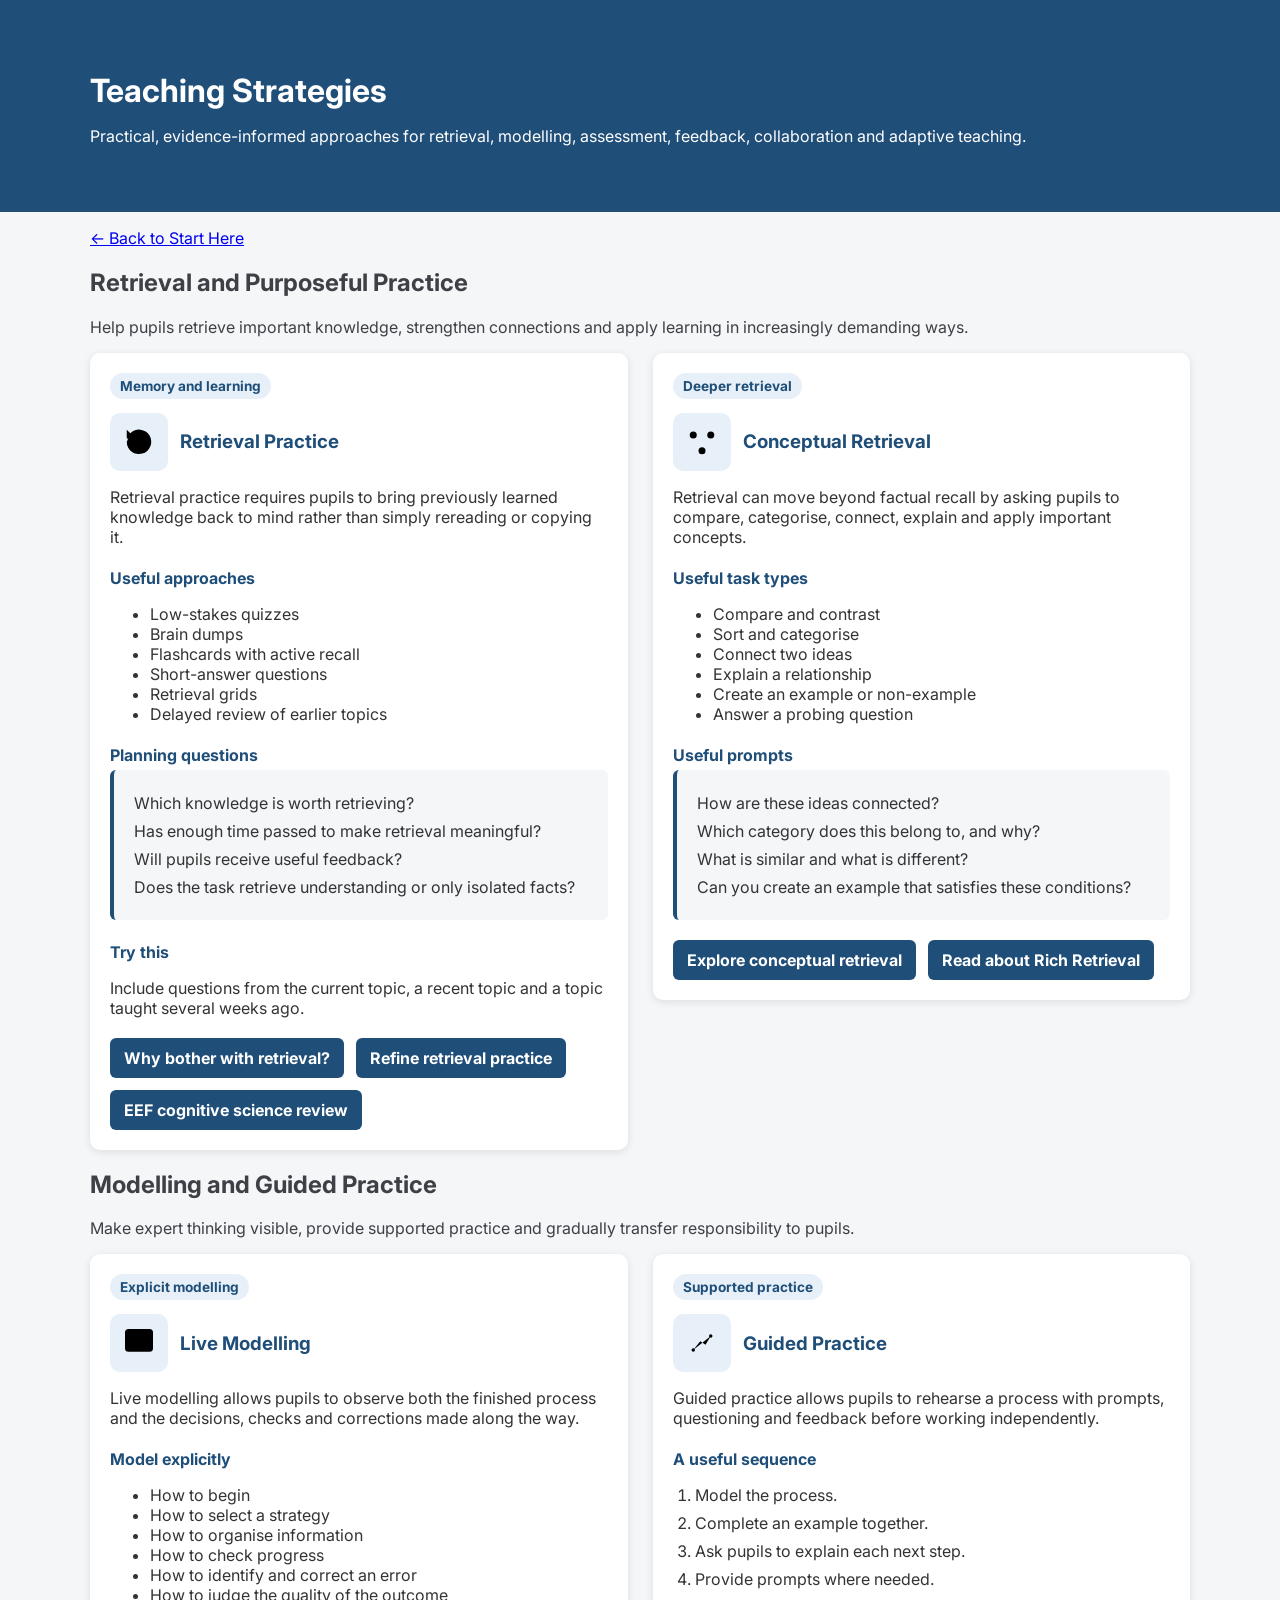
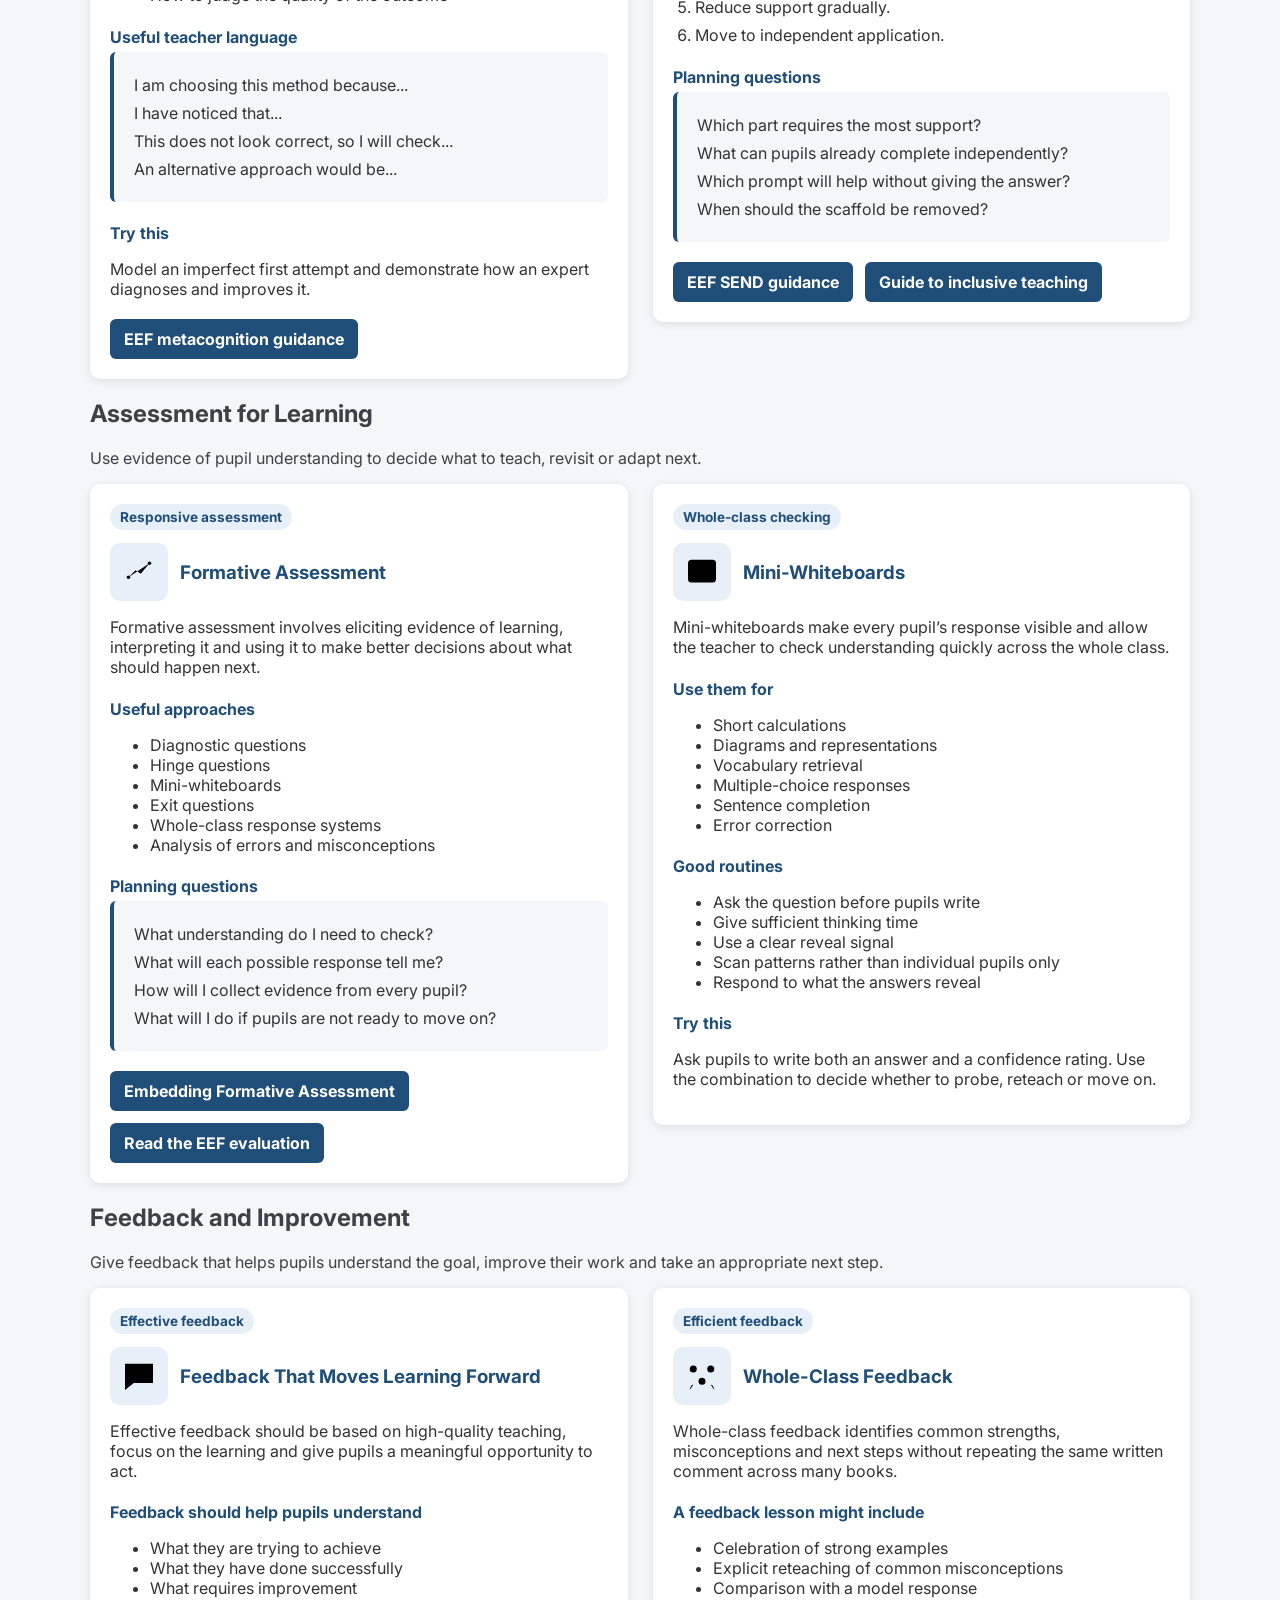
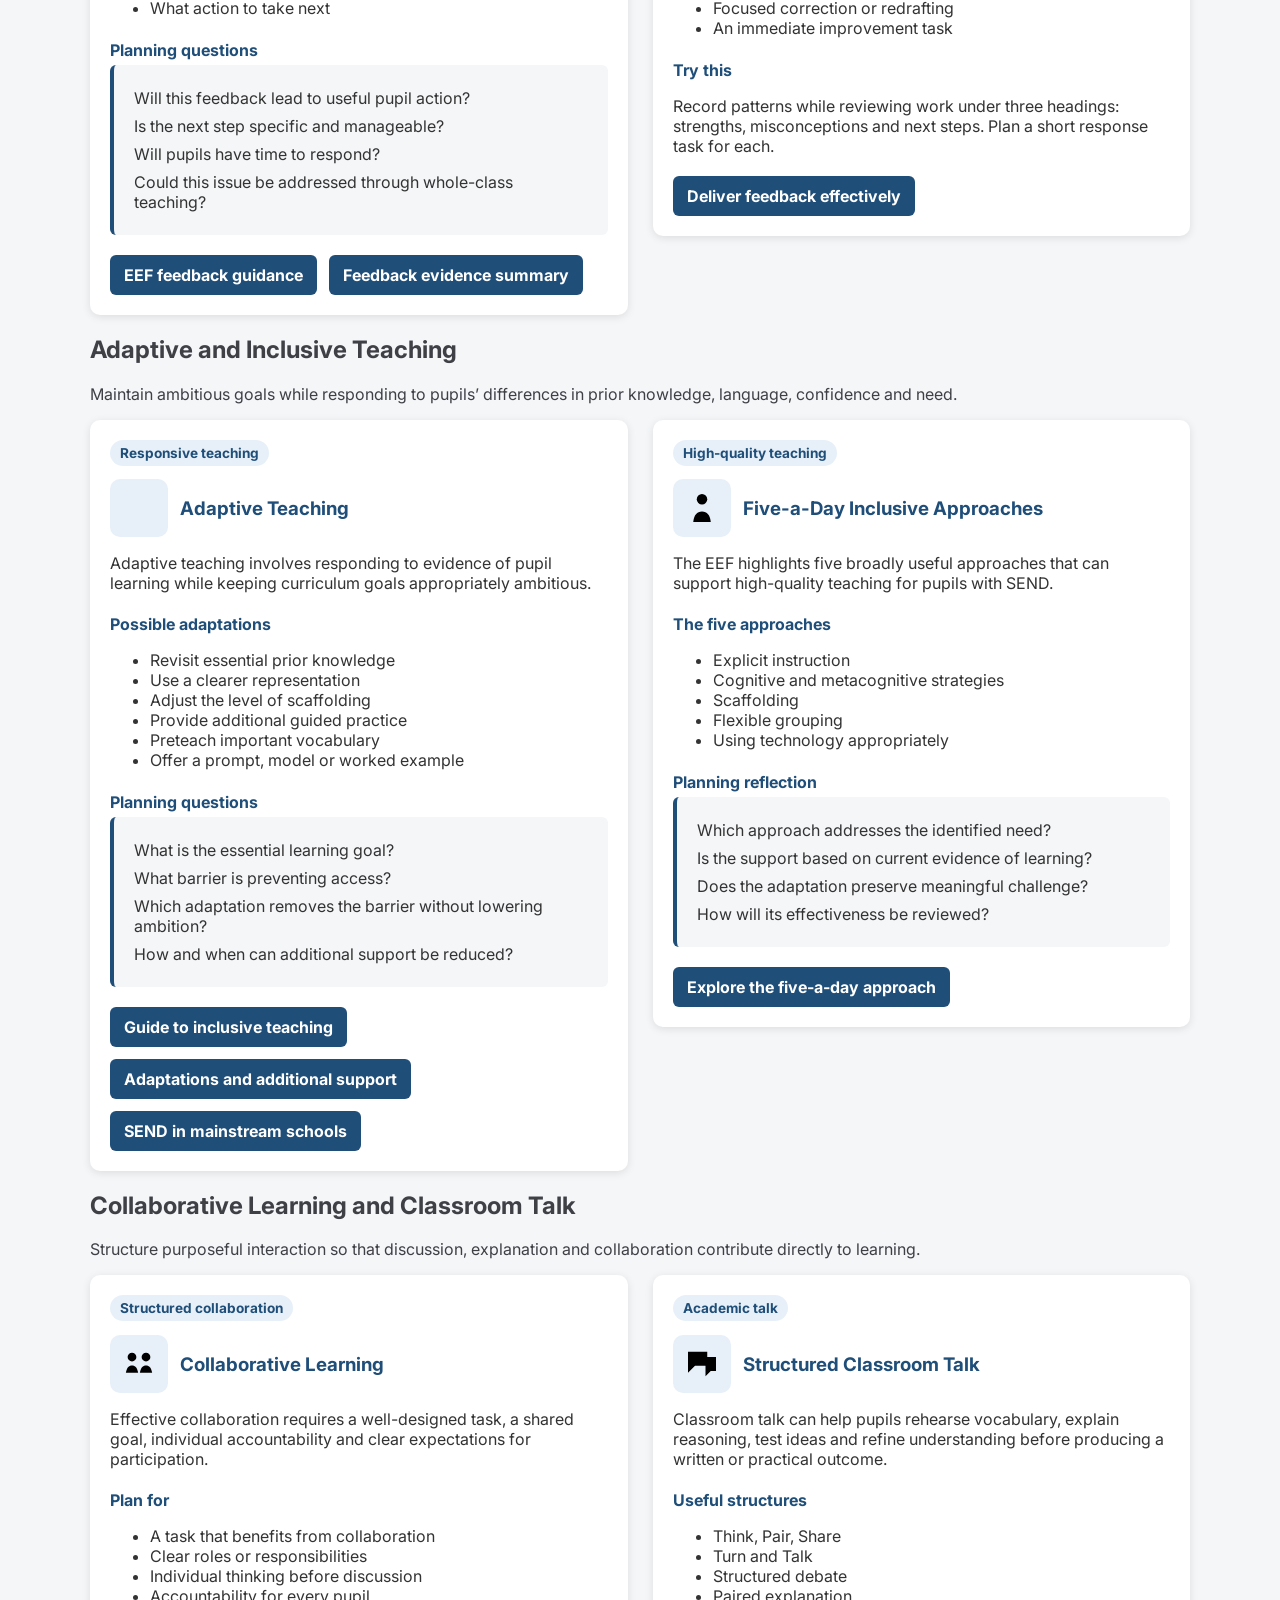
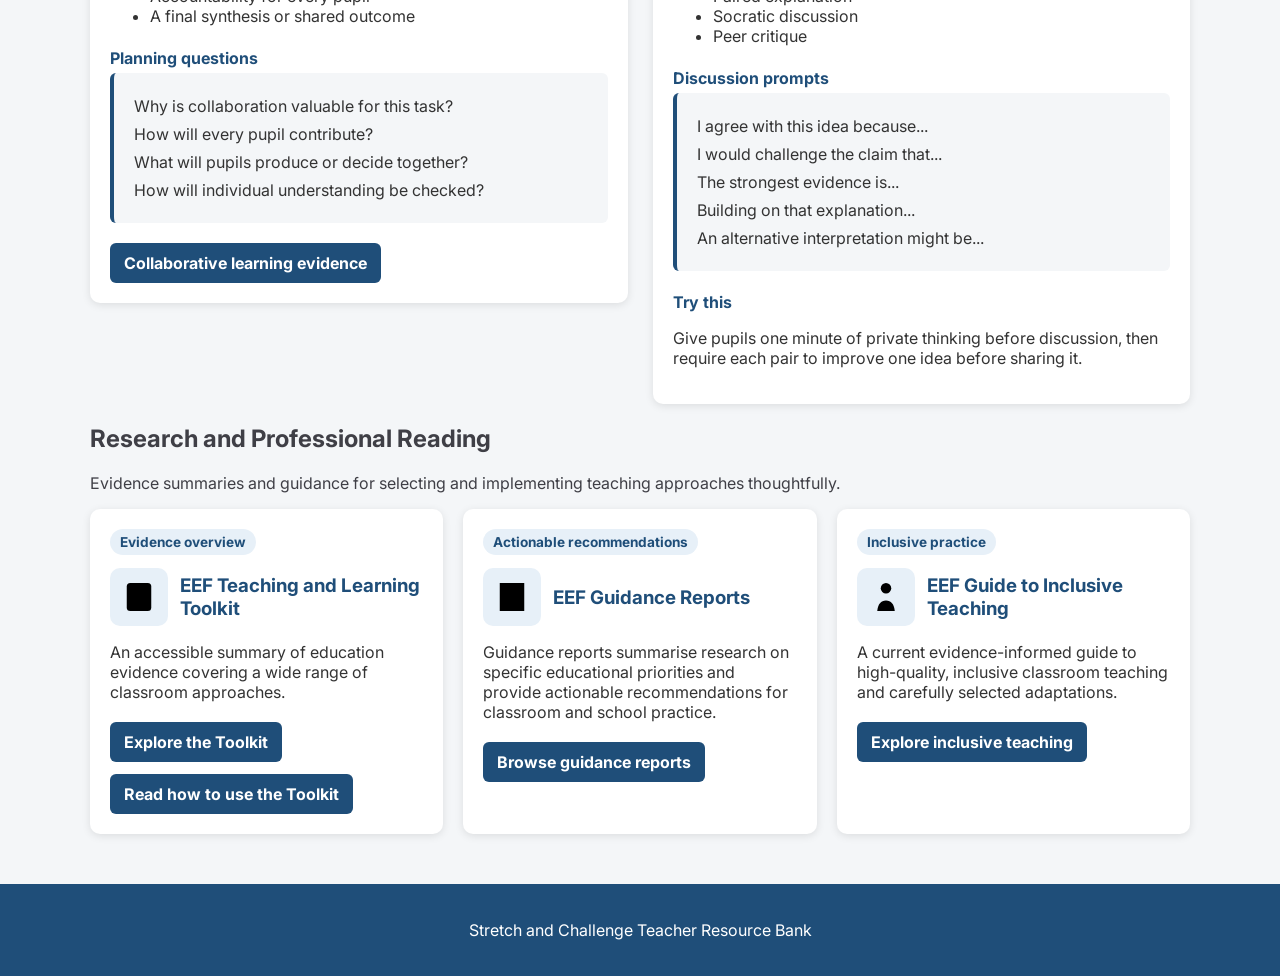
<file: strategies.html>
<!DOCTYPE html>
<html lang="en">
<head>
    <meta charset="UTF-8">

    <meta
        name="viewport"
        content="width=device-width, initial-scale=1.0"
    >

    <title>Teaching Strategies</title>
<link rel="preconnect" href="https://fonts.googleapis.com">
<link rel="preconnect" href="https://fonts.gstatic.com" crossorigin>
<link href="https://fonts.googleapis.com/css2?family=Inter:wght@400;500;600;700&display=swap" rel="stylesheet">
    <link rel="stylesheet" href="style.css">
</head>

<body>

    <header class="site-header">
        <div class="container">
            <h1>Teaching Strategies</h1>

            <p>
                Practical, evidence-informed approaches for retrieval,
                modelling, assessment, feedback, collaboration and
                adaptive teaching.
            </p>
        </div>
    </header>

    <main class="container">

        <p class="back-link">
            <a href="index.html">← Back to Start Here</a>
        </p>


        <section class="content-section">

            <h2>Retrieval and Purposeful Practice</h2>

            <p>
                Help pupils retrieve important knowledge, strengthen
                connections and apply learning in increasingly demanding ways.
            </p>

            <div class="resource-grid two-column-grid">

                <article class="resource-card">

                    <p class="resource-label">Memory and learning</p>

                    <div class="resource-title">

                        <svg
                            class="resource-icon"
                            viewBox="0 0 24 24"
                            role="img"
                            aria-label="Retrieval practice icon"
                            xmlns="http://www.w3.org/2000/svg"
                        >
                            <path d="M5 12a7 7 0 1 0 2-5"></path>
                            <path d="M5 5v5h5"></path>
                            <path d="M12 8v4l3 2"></path>
                        </svg>

                        <h3>Retrieval Practice</h3>

                    </div>

                    <p>
                        Retrieval practice requires pupils to bring previously
                        learned knowledge back to mind rather than simply
                        rereading or copying it.
                    </p>

                    <h4>Useful approaches</h4>

                    <ul>
                        <li>Low-stakes quizzes</li>
                        <li>Brain dumps</li>
                        <li>Flashcards with active recall</li>
                        <li>Short-answer questions</li>
                        <li>Retrieval grids</li>
                        <li>Delayed review of earlier topics</li>
                    </ul>

                    <h4>Planning questions</h4>

                    <div class="question-stems">
                        <p>Which knowledge is worth retrieving?</p>
                        <p>Has enough time passed to make retrieval meaningful?</p>
                        <p>Will pupils receive useful feedback?</p>
                        <p>Does the task retrieve understanding or only isolated facts?</p>
                    </div>

                    <h4>Try this</h4>

                    <p>
                        Include questions from the current topic, a recent
                        topic and a topic taught several weeks ago.
                    </p>

                    <div class="resource-links">

                        <a
                            href="https://educationendowmentfoundation.org.uk/news/eef-blog-why-bother-with-retrieval"
                            target="_blank"
                            rel="noopener"
                        >
                            Why bother with retrieval?
                        </a>

                        <a
                            href="https://educationendowmentfoundation.org.uk/news/eef-blog-not-another-quiz-refining-retrieval-practice"
                            target="_blank"
                            rel="noopener"
                        >
                            Refine retrieval practice
                        </a>

                        <a
                            href="https://educationendowmentfoundation.org.uk/education-evidence/evidence-reviews/cognitive-science-approaches-in-the-classroom"
                            target="_blank"
                            rel="noopener"
                        >
                            EEF cognitive science review
                        </a>

                    </div>

                </article>


                <article class="resource-card">

                    <p class="resource-label">Deeper retrieval</p>

                    <div class="resource-title">

                        <svg
                            class="resource-icon"
                            viewBox="0 0 24 24"
                            role="img"
                            aria-label="Conceptual retrieval icon"
                            xmlns="http://www.w3.org/2000/svg"
                        >
                            <circle cx="7" cy="8" r="2"></circle>
                            <circle cx="17" cy="8" r="2"></circle>
                            <circle cx="12" cy="17" r="2"></circle>
                            <path d="M9 9l2 6M15 9l-2 6M9 8h6"></path>
                        </svg>

                        <h3>Conceptual Retrieval</h3>

                    </div>

                    <p>
                        Retrieval can move beyond factual recall by asking
                        pupils to compare, categorise, connect, explain and
                        apply important concepts.
                    </p>

                    <h4>Useful task types</h4>

                    <ul>
                        <li>Compare and contrast</li>
                        <li>Sort and categorise</li>
                        <li>Connect two ideas</li>
                        <li>Explain a relationship</li>
                        <li>Create an example or non-example</li>
                        <li>Answer a probing question</li>
                    </ul>

                    <h4>Useful prompts</h4>

                    <div class="question-stems">
                        <p>How are these ideas connected?</p>
                        <p>Which category does this belong to, and why?</p>
                        <p>What is similar and what is different?</p>
                        <p>Can you create an example that satisfies these conditions?</p>
                    </div>

                    <div class="resource-links">

                        <a
                            href="https://educationendowmentfoundation.org.uk/news/voices-from-the-classroom-beyond-the-quiz-conceptual-retrieval-practice-in-the-history-classroom"
                            target="_blank"
                            rel="noopener"
                        >
                            Explore conceptual retrieval
                        </a>

                        <a
                            href="https://educationendowmentfoundation.org.uk/projects-and-evaluation/projects/rich-retrieval-pilot-trial"
                            target="_blank"
                            rel="noopener"
                        >
                            Read about Rich Retrieval
                        </a>

                    </div>

                </article>

            </div>

        </section>


        <section class="content-section">

            <h2>Modelling and Guided Practice</h2>

            <p>
                Make expert thinking visible, provide supported practice and
                gradually transfer responsibility to pupils.
            </p>

            <div class="resource-grid two-column-grid">

                <article class="resource-card">

                    <p class="resource-label">Explicit modelling</p>

                    <div class="resource-title">

                        <svg
                            class="resource-icon"
                            viewBox="0 0 24 24"
                            role="img"
                            aria-label="Live modelling icon"
                            xmlns="http://www.w3.org/2000/svg"
                        >
                            <rect x="4" y="4" width="16" height="13" rx="2"></rect>
                            <path d="M8 21h8M12 17v4"></path>
                            <path d="M8 8h8M8 11h5"></path>
                        </svg>

                        <h3>Live Modelling</h3>

                    </div>

                    <p>
                        Live modelling allows pupils to observe both the
                        finished process and the decisions, checks and
                        corrections made along the way.
                    </p>

                    <h4>Model explicitly</h4>

                    <ul>
                        <li>How to begin</li>
                        <li>How to select a strategy</li>
                        <li>How to organise information</li>
                        <li>How to check progress</li>
                        <li>How to identify and correct an error</li>
                        <li>How to judge the quality of the outcome</li>
                    </ul>

                    <h4>Useful teacher language</h4>

                    <div class="question-stems">
                        <p>I am choosing this method because...</p>
                        <p>I have noticed that...</p>
                        <p>This does not look correct, so I will check...</p>
                        <p>An alternative approach would be...</p>
                    </div>

                    <h4>Try this</h4>

                    <p>
                        Model an imperfect first attempt and demonstrate how
                        an expert diagnoses and improves it.
                    </p>

                    <div class="resource-links">

                        <a
                            href="https://educationendowmentfoundation.org.uk/education-evidence/guidance-reports/metacognition"
                            target="_blank"
                            rel="noopener"
                        >
                            EEF metacognition guidance
                        </a>

                    </div>

                </article>


                <article class="resource-card">

                    <p class="resource-label">Supported practice</p>

                    <div class="resource-title">

                        <svg
                            class="resource-icon"
                            viewBox="0 0 24 24"
                            role="img"
                            aria-label="Guided practice icon"
                            xmlns="http://www.w3.org/2000/svg"
                        >
                            <path d="M5 19h14"></path>
                            <path d="M7 16l4-5 3 2 3-5"></path>
                            <circle cx="7" cy="16" r="1"></circle>
                            <circle cx="17" cy="8" r="1"></circle>
                        </svg>

                        <h3>Guided Practice</h3>

                    </div>

                    <p>
                        Guided practice allows pupils to rehearse a process
                        with prompts, questioning and feedback before working
                        independently.
                    </p>

                    <h4>A useful sequence</h4>

                    <ol class="taxonomy-levels">
                        <li>Model the process.</li>
                        <li>Complete an example together.</li>
                        <li>Ask pupils to explain each next step.</li>
                        <li>Provide prompts where needed.</li>
                        <li>Reduce support gradually.</li>
                        <li>Move to independent application.</li>
                    </ol>

                    <h4>Planning questions</h4>

                    <div class="question-stems">
                        <p>Which part requires the most support?</p>
                        <p>What can pupils already complete independently?</p>
                        <p>Which prompt will help without giving the answer?</p>
                        <p>When should the scaffold be removed?</p>
                    </div>

                    <div class="resource-links">

                        <a
                            href="https://educationendowmentfoundation.org.uk/education-evidence/guidance-reports/send"
                            target="_blank"
                            rel="noopener"
                        >
                            EEF SEND guidance
                        </a>

                        <a
                            href="https://educationendowmentfoundation.org.uk/education-evidence/inclusive-teaching"
                            target="_blank"
                            rel="noopener"
                        >
                            Guide to inclusive teaching
                        </a>

                    </div>

                </article>

            </div>

        </section>


        <section class="content-section">

            <h2>Assessment for Learning</h2>

            <p>
                Use evidence of pupil understanding to decide what to teach,
                revisit or adapt next.
            </p>

            <div class="resource-grid two-column-grid">

                <article class="resource-card">

                    <p class="resource-label">Responsive assessment</p>

                    <div class="resource-title">

                        <svg
                            class="resource-icon"
                            viewBox="0 0 24 24"
                            role="img"
                            aria-label="Formative assessment icon"
                            xmlns="http://www.w3.org/2000/svg"
                        >
                            <path d="M4 18h16"></path>
                            <path d="M6 15l4-4 3 2 5-6"></path>
                            <circle cx="6" cy="15" r="1"></circle>
                            <circle cx="18" cy="7" r="1"></circle>
                        </svg>

                        <h3>Formative Assessment</h3>

                    </div>

                    <p>
                        Formative assessment involves eliciting evidence of
                        learning, interpreting it and using it to make better
                        decisions about what should happen next.
                    </p>

                    <h4>Useful approaches</h4>

                    <ul>
                        <li>Diagnostic questions</li>
                        <li>Hinge questions</li>
                        <li>Mini-whiteboards</li>
                        <li>Exit questions</li>
                        <li>Whole-class response systems</li>
                        <li>Analysis of errors and misconceptions</li>
                    </ul>

                    <h4>Planning questions</h4>

                    <div class="question-stems">
                        <p>What understanding do I need to check?</p>
                        <p>What will each possible response tell me?</p>
                        <p>How will I collect evidence from every pupil?</p>
                        <p>What will I do if pupils are not ready to move on?</p>
                    </div>

                    <div class="resource-links">

                        <a
                            href="https://educationendowmentfoundation.org.uk/projects-and-evaluation/promising-programmes/embedding-formative-assessment"
                            target="_blank"
                            rel="noopener"
                        >
                            Embedding Formative Assessment
                        </a>

                        <a
                            href="https://educationendowmentfoundation.org.uk/projects-and-evaluation/projects/embedding-formative-assessment"
                            target="_blank"
                            rel="noopener"
                        >
                            Read the EEF evaluation
                        </a>

                    </div>

                </article>


                <article class="resource-card">

                    <p class="resource-label">Whole-class checking</p>

                    <div class="resource-title">

                        <svg
                            class="resource-icon"
                            viewBox="0 0 24 24"
                            role="img"
                            aria-label="Mini-whiteboard icon"
                            xmlns="http://www.w3.org/2000/svg"
                        >
                            <rect x="4" y="5" width="16" height="13" rx="2"></rect>
                            <path d="M8 9h8M8 13h5"></path>
                            <path d="M10 21h4M12 18v3"></path>
                        </svg>

                        <h3>Mini-Whiteboards</h3>

                    </div>

                    <p>
                        Mini-whiteboards make every pupil’s response visible
                        and allow the teacher to check understanding quickly
                        across the whole class.
                    </p>

                    <h4>Use them for</h4>

                    <ul>
                        <li>Short calculations</li>
                        <li>Diagrams and representations</li>
                        <li>Vocabulary retrieval</li>
                        <li>Multiple-choice responses</li>
                        <li>Sentence completion</li>
                        <li>Error correction</li>
                    </ul>

                    <h4>Good routines</h4>

                    <ul>
                        <li>Ask the question before pupils write</li>
                        <li>Give sufficient thinking time</li>
                        <li>Use a clear reveal signal</li>
                        <li>Scan patterns rather than individual pupils only</li>
                        <li>Respond to what the answers reveal</li>
                    </ul>

                    <h4>Try this</h4>

                    <p>
                        Ask pupils to write both an answer and a confidence
                        rating. Use the combination to decide whether to probe,
                        reteach or move on.
                    </p>

                </article>

            </div>

        </section>


        <section class="content-section">

            <h2>Feedback and Improvement</h2>

            <p>
                Give feedback that helps pupils understand the goal, improve
                their work and take an appropriate next step.
            </p>

            <div class="resource-grid two-column-grid">

                <article class="resource-card">

                    <p class="resource-label">Effective feedback</p>

                    <div class="resource-title">

                        <svg
                            class="resource-icon"
                            viewBox="0 0 24 24"
                            role="img"
                            aria-label="Feedback icon"
                            xmlns="http://www.w3.org/2000/svg"
                        >
                            <path d="M4 5h16v11H9l-5 4z"></path>
                            <path d="M8 9h8M8 12h6"></path>
                        </svg>

                        <h3>Feedback That Moves Learning Forward</h3>

                    </div>

                    <p>
                        Effective feedback should be based on high-quality
                        teaching, focus on the learning and give pupils a
                        meaningful opportunity to act.
                    </p>

                    <h4>Feedback should help pupils understand</h4>

                    <ul>
                        <li>What they are trying to achieve</li>
                        <li>What they have done successfully</li>
                        <li>What requires improvement</li>
                        <li>What action to take next</li>
                    </ul>

                    <h4>Planning questions</h4>

                    <div class="question-stems">
                        <p>Will this feedback lead to useful pupil action?</p>
                        <p>Is the next step specific and manageable?</p>
                        <p>Will pupils have time to respond?</p>
                        <p>Could this issue be addressed through whole-class teaching?</p>
                    </div>

                    <div class="resource-links">

                        <a
                            href="https://educationendowmentfoundation.org.uk/education-evidence/guidance-reports/feedback"
                            target="_blank"
                            rel="noopener"
                        >
                            EEF feedback guidance
                        </a>

                        <a
                            href="https://educationendowmentfoundation.org.uk/education-evidence/teaching-learning-toolkit/feedback"
                            target="_blank"
                            rel="noopener"
                        >
                            Feedback evidence summary
                        </a>

                    </div>

                </article>


                <article class="resource-card">

                    <p class="resource-label">Efficient feedback</p>

                    <div class="resource-title">

                        <svg
                            class="resource-icon"
                            viewBox="0 0 24 24"
                            role="img"
                            aria-label="Whole-class feedback icon"
                            xmlns="http://www.w3.org/2000/svg"
                        >
                            <circle cx="7" cy="8" r="2"></circle>
                            <circle cx="17" cy="8" r="2"></circle>
                            <circle cx="12" cy="15" r="2"></circle>
                            <path d="M5 20c.3-2 1-3 2-3M19 20c-.3-2-1-3-2-3"></path>
                        </svg>

                        <h3>Whole-Class Feedback</h3>

                    </div>

                    <p>
                        Whole-class feedback identifies common strengths,
                        misconceptions and next steps without repeating the
                        same written comment across many books.
                    </p>

                    <h4>A feedback lesson might include</h4>

                    <ul>
                        <li>Celebration of strong examples</li>
                        <li>Explicit reteaching of common misconceptions</li>
                        <li>Comparison with a model response</li>
                        <li>Focused correction or redrafting</li>
                        <li>An immediate improvement task</li>
                    </ul>

                    <h4>Try this</h4>

                    <p>
                        Record patterns while reviewing work under three
                        headings: strengths, misconceptions and next steps.
                        Plan a short response task for each.
                    </p>

                    <div class="resource-links">

                        <a
                            href="https://educationendowmentfoundation.org.uk/news/eef-blog-using-evidence-to-deliver-feedback-effectively"
                            target="_blank"
                            rel="noopener"
                        >
                            Deliver feedback effectively
                        </a>

                    </div>

                </article>

            </div>

        </section>


        <section class="content-section">

            <h2>Adaptive and Inclusive Teaching</h2>

            <p>
                Maintain ambitious goals while responding to pupils’
                differences in prior knowledge, language, confidence and need.
            </p>

            <div class="resource-grid two-column-grid">

                <article class="resource-card">

                    <p class="resource-label">Responsive teaching</p>

                    <div class="resource-title">

                        <svg
                            class="resource-icon"
                            viewBox="0 0 24 24"
                            role="img"
                            aria-label="Adaptive teaching icon"
                            xmlns="http://www.w3.org/2000/svg"
                        >
                            <path d="M12 20V8"></path>
                            <path d="M12 11L7 6"></path>
                            <path d="M12 14l5-5"></path>
                            <path d="M5 6h4M15 9h4"></path>
                        </svg>

                        <h3>Adaptive Teaching</h3>

                    </div>

                    <p>
                        Adaptive teaching involves responding to evidence of
                        pupil learning while keeping curriculum goals
                        appropriately ambitious.
                    </p>

                    <h4>Possible adaptations</h4>

                    <ul>
                        <li>Revisit essential prior knowledge</li>
                        <li>Use a clearer representation</li>
                        <li>Adjust the level of scaffolding</li>
                        <li>Provide additional guided practice</li>
                        <li>Preteach important vocabulary</li>
                        <li>Offer a prompt, model or worked example</li>
                    </ul>

                    <h4>Planning questions</h4>

                    <div class="question-stems">
                        <p>What is the essential learning goal?</p>
                        <p>What barrier is preventing access?</p>
                        <p>Which adaptation removes the barrier without lowering ambition?</p>
                        <p>How and when can additional support be reduced?</p>
                    </div>

                    <div class="resource-links">

                        <a
                            href="https://educationendowmentfoundation.org.uk/education-evidence/inclusive-teaching"
                            target="_blank"
                            rel="noopener"
                        >
                            Guide to inclusive teaching
                        </a>

                        <a
                            href="https://educationendowmentfoundation.org.uk/education-evidence/inclusive-teaching/adaptations-additional-support"
                            target="_blank"
                            rel="noopener"
                        >
                            Adaptations and additional support
                        </a>

                        <a
                            href="https://educationendowmentfoundation.org.uk/education-evidence/guidance-reports/send"
                            target="_blank"
                            rel="noopener"
                        >
                            SEND in mainstream schools
                        </a>

                    </div>

                </article>


                <article class="resource-card">

                    <p class="resource-label">High-quality teaching</p>

                    <div class="resource-title">

                        <svg
                            class="resource-icon"
                            viewBox="0 0 24 24"
                            role="img"
                            aria-label="Inclusive teaching icon"
                            xmlns="http://www.w3.org/2000/svg"
                        >
                            <circle cx="12" cy="7" r="3"></circle>
                            <path d="M7 20c.4-4 2.1-6 5-6s4.6 2 5 6"></path>
                            <path d="M4 12h4M16 12h4"></path>
                        </svg>

                        <h3>Five-a-Day Inclusive Approaches</h3>

                    </div>

                    <p>
                        The EEF highlights five broadly useful approaches that
                        can support high-quality teaching for pupils with SEND.
                    </p>

                    <h4>The five approaches</h4>

                    <ul>
                        <li>Explicit instruction</li>
                        <li>Cognitive and metacognitive strategies</li>
                        <li>Scaffolding</li>
                        <li>Flexible grouping</li>
                        <li>Using technology appropriately</li>
                    </ul>

                    <h4>Planning reflection</h4>

                    <div class="question-stems">
                        <p>Which approach addresses the identified need?</p>
                        <p>Is the support based on current evidence of learning?</p>
                        <p>Does the adaptation preserve meaningful challenge?</p>
                        <p>How will its effectiveness be reviewed?</p>
                    </div>

                    <div class="resource-links">

                        <a
                            href="https://educationendowmentfoundation.org.uk/education-evidence/guidance-reports/supporting-high-quality-teaching-for-pupils-with-send"
                            target="_blank"
                            rel="noopener"
                        >
                            Explore the five-a-day approach
                        </a>

                    </div>

                </article>

            </div>

        </section>


        <section class="content-section">

            <h2>Collaborative Learning and Classroom Talk</h2>

            <p>
                Structure purposeful interaction so that discussion,
                explanation and collaboration contribute directly to learning.
            </p>

            <div class="resource-grid two-column-grid">

                <article class="resource-card">

                    <p class="resource-label">Structured collaboration</p>

                    <div class="resource-title">

                        <svg
                            class="resource-icon"
                            viewBox="0 0 24 24"
                            role="img"
                            aria-label="Collaborative learning icon"
                            xmlns="http://www.w3.org/2000/svg"
                        >
                            <circle cx="8" cy="8" r="2.5"></circle>
                            <circle cx="16" cy="8" r="2.5"></circle>
                            <path d="M4.5 17c.4-2.8 1.7-4.2 3.5-4.2S11.1 14.2 11.5 17"></path>
                            <path d="M12.5 17c.4-2.8 1.7-4.2 3.5-4.2s3.1 1.4 3.5 4.2"></path>
                        </svg>

                        <h3>Collaborative Learning</h3>

                    </div>

                    <p>
                        Effective collaboration requires a well-designed task,
                        a shared goal, individual accountability and clear
                        expectations for participation.
                    </p>

                    <h4>Plan for</h4>

                    <ul>
                        <li>A task that benefits from collaboration</li>
                        <li>Clear roles or responsibilities</li>
                        <li>Individual thinking before discussion</li>
                        <li>Accountability for every pupil</li>
                        <li>A final synthesis or shared outcome</li>
                    </ul>

                    <h4>Planning questions</h4>

                    <div class="question-stems">
                        <p>Why is collaboration valuable for this task?</p>
                        <p>How will every pupil contribute?</p>
                        <p>What will pupils produce or decide together?</p>
                        <p>How will individual understanding be checked?</p>
                    </div>

                    <div class="resource-links">

                        <a
                            href="https://educationendowmentfoundation.org.uk/education-evidence/teaching-learning-toolkit/collaborative-learning-approaches"
                            target="_blank"
                            rel="noopener"
                        >
                            Collaborative learning evidence
                        </a>

                    </div>

                </article>


                <article class="resource-card">

                    <p class="resource-label">Academic talk</p>

                    <div class="resource-title">

                        <svg
                            class="resource-icon"
                            viewBox="0 0 24 24"
                            role="img"
                            aria-label="Classroom talk icon"
                            xmlns="http://www.w3.org/2000/svg"
                        >
                            <path d="M4 5h11v8H8l-4 4z"></path>
                            <path d="M13 8h7v8h-3l-3 3v-6"></path>
                        </svg>

                        <h3>Structured Classroom Talk</h3>

                    </div>

                    <p>
                        Classroom talk can help pupils rehearse vocabulary,
                        explain reasoning, test ideas and refine understanding
                        before producing a written or practical outcome.
                    </p>

                    <h4>Useful structures</h4>

                    <ul>
                        <li>Think, Pair, Share</li>
                        <li>Turn and Talk</li>
                        <li>Structured debate</li>
                        <li>Paired explanation</li>
                        <li>Socratic discussion</li>
                        <li>Peer critique</li>
                    </ul>

                    <h4>Discussion prompts</h4>

                    <div class="question-stems">
                        <p>I agree with this idea because...</p>
                        <p>I would challenge the claim that...</p>
                        <p>The strongest evidence is...</p>
                        <p>Building on that explanation...</p>
                        <p>An alternative interpretation might be...</p>
                    </div>

                    <h4>Try this</h4>

                    <p>
                        Give pupils one minute of private thinking before
                        discussion, then require each pair to improve one idea
                        before sharing it.
                    </p>

                </article>

            </div>

        </section>


        <section class="content-section">

            <h2>Research and Professional Reading</h2>

            <p>
                Evidence summaries and guidance for selecting and
                implementing teaching approaches thoughtfully.
            </p>

            <div class="resource-grid">

                <article class="resource-card">

                    <p class="resource-label">Evidence overview</p>

                    <div class="resource-title">

                        <svg
                            class="resource-icon"
                            viewBox="0 0 24 24"
                            role="img"
                            aria-label="EEF Toolkit icon"
                            xmlns="http://www.w3.org/2000/svg"
                        >
                            <rect x="5" y="4" width="14" height="16" rx="2"></rect>
                            <path d="M8 8h8M8 12h8M8 16h5"></path>
                        </svg>

                        <h3>EEF Teaching and Learning Toolkit</h3>

                    </div>

                    <p>
                        An accessible summary of education evidence covering
                        a wide range of classroom approaches.
                    </p>

                    <div class="resource-links">

                        <a
                            href="https://educationendowmentfoundation.org.uk/education-evidence/teaching-learning-toolkit"
                            target="_blank"
                            rel="noopener"
                        >
                            Explore the Toolkit
                        </a>

                        <a
                            href="https://educationendowmentfoundation.org.uk/education-evidence/using-the-toolkits"
                            target="_blank"
                            rel="noopener"
                        >
                            Read how to use the Toolkit
                        </a>

                    </div>

                </article>


                <article class="resource-card">

                    <p class="resource-label">Actionable recommendations</p>

                    <div class="resource-title">

                        <svg
                            class="resource-icon"
                            viewBox="0 0 24 24"
                            role="img"
                            aria-label="Guidance report icon"
                            xmlns="http://www.w3.org/2000/svg"
                        >
                            <path d="M5 4h14v16H5z"></path>
                            <path d="M8 8h8M8 12h8M8 16h5"></path>
                        </svg>

                        <h3>EEF Guidance Reports</h3>

                    </div>

                    <p>
                        Guidance reports summarise research on specific
                        educational priorities and provide actionable
                        recommendations for classroom and school practice.
                    </p>

                    <div class="resource-links">

                        <a
                            href="https://educationendowmentfoundation.org.uk/education-evidence/guidance-reports"
                            target="_blank"
                            rel="noopener"
                        >
                            Browse guidance reports
                        </a>

                    </div>

                </article>


                <article class="resource-card">

                    <p class="resource-label">Inclusive practice</p>

                    <div class="resource-title">

                        <svg
                            class="resource-icon"
                            viewBox="0 0 24 24"
                            role="img"
                            aria-label="Inclusive teaching guidance icon"
                            xmlns="http://www.w3.org/2000/svg"
                        >
                            <circle cx="12" cy="7" r="3"></circle>
                            <path d="M7 20c.4-4 2.1-6 5-6s4.6 2 5 6"></path>
                        </svg>

                        <h3>EEF Guide to Inclusive Teaching</h3>

                    </div>

                    <p>
                        A current evidence-informed guide to high-quality,
                        inclusive classroom teaching and carefully selected
                        adaptations.
                    </p>

                    <div class="resource-links">

                        <a
                            href="https://educationendowmentfoundation.org.uk/education-evidence/inclusive-teaching"
                            target="_blank"
                            rel="noopener"
                        >
                            Explore inclusive teaching
                        </a>

                    </div>

                </article>

            </div>

        </section>

    </main>

    <footer class="site-footer">
        <p>Stretch and Challenge Teacher Resource Bank</p>
    </footer>

</body>
</html>
</file>
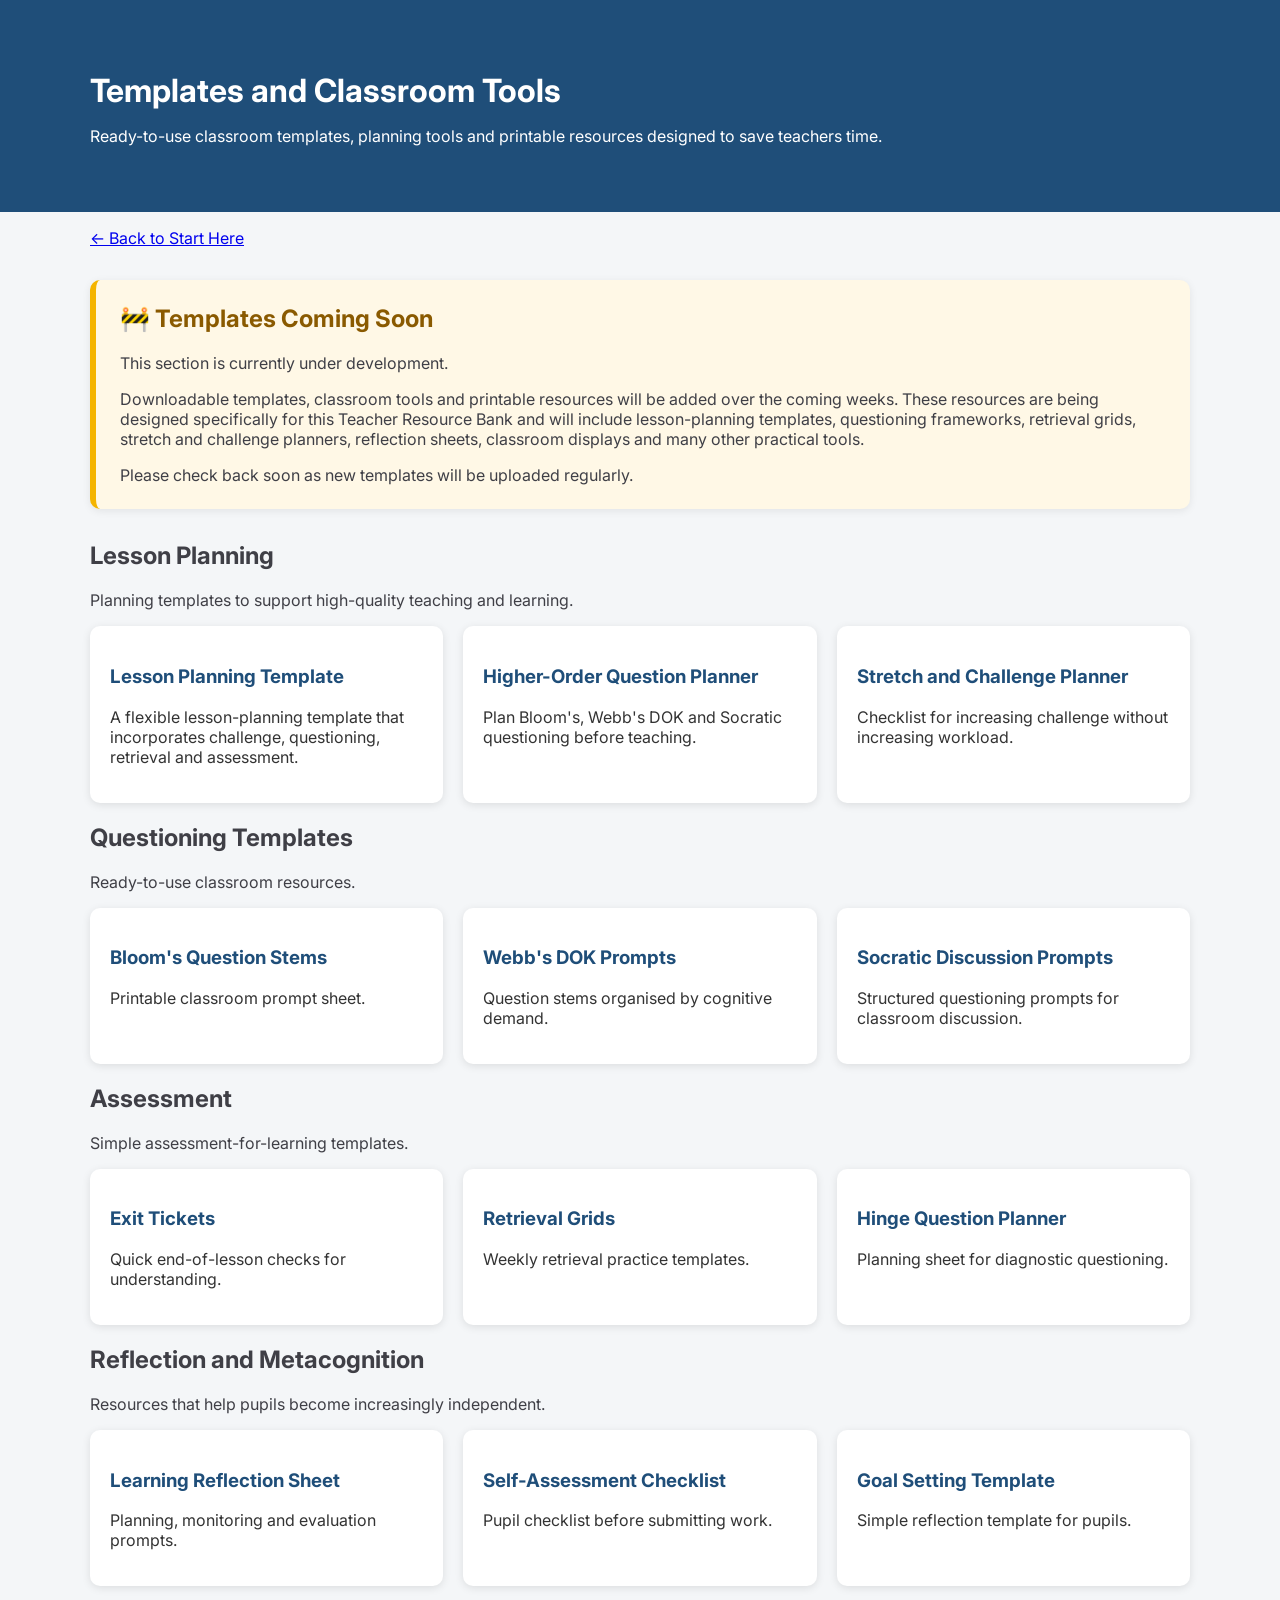
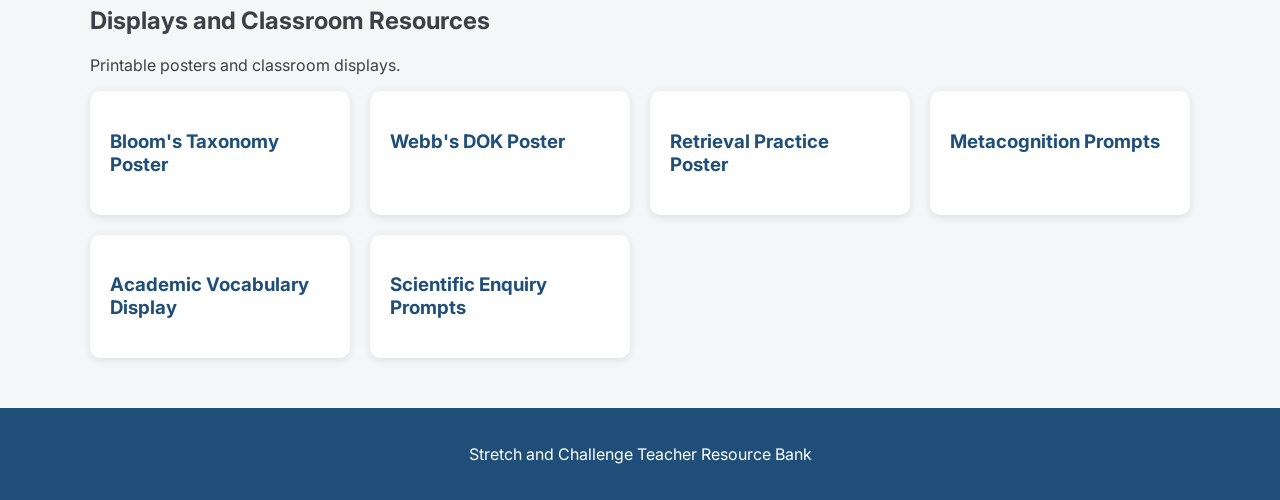
<file: templates.html>
<!DOCTYPE html>
<html lang="en">
<head>

<meta charset="UTF-8">

<meta
name="viewport"
content="width=device-width, initial-scale=1.0">

<title>Templates and Classroom Tools</title>
<link rel="preconnect" href="https://fonts.googleapis.com">
<link rel="preconnect" href="https://fonts.gstatic.com" crossorigin>
<link href="https://fonts.googleapis.com/css2?family=Inter:wght@400;500;600;700&display=swap" rel="stylesheet">
<link rel="stylesheet" href="style.css">

</head>

<body>

<header class="site-header">

<div class="container">

<h1>Templates and Classroom Tools</h1>

<p>

Ready-to-use classroom templates, planning tools and printable
resources designed to save teachers time.

</p>

</div>

</header>

<main class="container">

<p class="back-link">

<a href="index.html">← Back to Start Here</a>

</p>
<div class="notice-box">

    <h2>🚧 Templates Coming Soon</h2>

    <p>
        This section is currently under development.
    </p>

    <p>
        Downloadable templates, classroom tools and printable resources
        will be added over the coming weeks. These resources are being
        designed specifically for this Teacher Resource Bank and will
        include lesson-planning templates, questioning frameworks,
        retrieval grids, stretch and challenge planners, reflection
        sheets, classroom displays and many other practical tools.
    </p>

    <p>
        Please check back soon as new templates will be uploaded
        regularly.
    </p>

</div>
<section class="content-section">

<h2>Lesson Planning</h2>

<p>

Planning templates to support high-quality teaching and
learning.

</p>

<div class="resource-grid">

<article class="resource-card">

<h3>Lesson Planning Template</h3>

<p>

A flexible lesson-planning template that incorporates
challenge, questioning, retrieval and assessment.

</p>

</article>

<article class="resource-card">

<h3>Higher-Order Question Planner</h3>

<p>

Plan Bloom's, Webb's DOK and Socratic questioning before
teaching.

</p>

</article>

<article class="resource-card">

<h3>Stretch and Challenge Planner</h3>

<p>

Checklist for increasing challenge without increasing
workload.

</p>

</article>

</div>

</section>

<section class="content-section">

<h2>Questioning Templates</h2>

<p>

Ready-to-use classroom resources.

</p>

<div class="resource-grid">

<article class="resource-card">

<h3>Bloom's Question Stems</h3>

<p>

Printable classroom prompt sheet.

</p>

</article>

<article class="resource-card">

<h3>Webb's DOK Prompts</h3>

<p>

Question stems organised by cognitive demand.

</p>

</article>

<article class="resource-card">

<h3>Socratic Discussion Prompts</h3>

<p>

Structured questioning prompts for classroom discussion.

</p>

</article>

</div>

</section>

<section class="content-section">

<h2>Assessment</h2>

<p>

Simple assessment-for-learning templates.

</p>

<div class="resource-grid">

<article class="resource-card">

<h3>Exit Tickets</h3>

<p>

Quick end-of-lesson checks for understanding.

</p>

</article>

<article class="resource-card">

<h3>Retrieval Grids</h3>

<p>

Weekly retrieval practice templates.

</p>

</article>

<article class="resource-card">

<h3>Hinge Question Planner</h3>

<p>

Planning sheet for diagnostic questioning.

</p>

</article>

</div>

</section>

<section class="content-section">

<h2>Reflection and Metacognition</h2>

<p>

Resources that help pupils become increasingly independent.

</p>

<div class="resource-grid">

<article class="resource-card">

<h3>Learning Reflection Sheet</h3>

<p>

Planning, monitoring and evaluation prompts.

</p>

</article>

<article class="resource-card">

<h3>Self-Assessment Checklist</h3>

<p>

Pupil checklist before submitting work.

</p>

</article>

<article class="resource-card">

<h3>Goal Setting Template</h3>

<p>

Simple reflection template for pupils.

</p>

</article>

</div>

</section>

<section class="content-section">

<h2>Displays and Classroom Resources</h2>

<p>

Printable posters and classroom displays.

</p>

<div class="resource-grid">

<article class="resource-card">

<h3>Bloom's Taxonomy Poster</h3>

</article>

<article class="resource-card">

<h3>Webb's DOK Poster</h3>

</article>

<article class="resource-card">

<h3>Retrieval Practice Poster</h3>

</article>

<article class="resource-card">

<h3>Metacognition Prompts</h3>

</article>

<article class="resource-card">

<h3>Academic Vocabulary Display</h3>

</article>

<article class="resource-card">

<h3>Scientific Enquiry Prompts</h3>

</article>

</div>

</section>

</main>

<footer class="site-footer">

<p>

Stretch and Challenge Teacher Resource Bank

</p>

</footer>

</body>

</html>
</file>
<file: style.css>
/* Reset some default spacing */

body {
    margin: 0;
    font-family: "Inter", sans-serif;
    background-color: #f4f6f8;
    color: #3f3f46;
}

/* Main content width */

.container {
    width: 90%;
    max-width: 1100px;
    margin: auto;
}

/* Header */

.site-header {
    background-color: #1f4e79;
    color: white;
    padding: 50px 0;
}

.site-header h1 {
    margin-bottom: 10px;
}

/* Introduction */

.introduction {
    margin: 40px 0;
}

/* Cards */

.resource-grid {
    display: grid;
    grid-template-columns: repeat(auto-fit, minmax(250px, 1fr));
    gap: 20px;
}

.resource-card {
    background: white;
    border-radius: 10px;
    padding: 20px;
    text-decoration: none;
    color: #333333;
    box-shadow: 0 2px 8px rgba(0,0,0,0.1);
    transition: 0.3s;
}

.resource-card:hover {
    transform: translateY(-5px);
    box-shadow: 0 8px 16px rgba(0,0,0,0.2);
}

.resource-card h3 {
    color: #1f4e79;
}

/* Footer */

.site-footer {
    margin-top: 50px;
    background-color: #1f4e79;
    color: white;
    text-align: center;
    padding: 20px;
}.featured-resource {
    grid-column: 1 / -1;
}

.resource-label {
    display: inline-block;
    margin-top: 0;
    padding: 5px 10px;
    border-radius: 20px;
    background-color: #e7f0f8;
    color: #1f4e79;
    font-size: 0.85rem;
    font-weight: bold;
}

.resource-card h4 {
    margin-bottom: 5px;
    color: #1f4e79;
}

.taxonomy-levels {
    padding-left: 22px;
}

.taxonomy-levels li {
    margin-bottom: 8px;
}

.resource-links {
    display: flex;
    flex-wrap: wrap;
    gap: 12px;
    margin-top: 20px;
}

.resource-links a {
    display: inline-block;
    padding: 10px 14px;
    border-radius: 6px;
    background-color: #1f4e79;
    color: white;
    font-weight: bold;
    text-decoration: none;
}

.resource-links a:hover,
.resource-links a:focus {
    background-color: #163a5c;
    text-decoration: underline;
}.featured-resource {
    grid-column: 1 / -1;
}

.resource-label {
    display: inline-block;
    margin-top: 0;
    padding: 5px 10px;
    border-radius: 20px;
    background-color: #e7f0f8;
    color: #1f4e79;
    font-size: 0.85rem;
    font-weight: bold;
}

.resource-card h4 {
    margin-bottom: 5px;
    color: #1f4e79;
}

.taxonomy-levels {
    padding-left: 22px;
}

.taxonomy-levels li {
    margin-bottom: 8px;
}

.resource-links {
    display: flex;
    flex-wrap: wrap;
    gap: 12px;
    margin-top: 20px;
}

.resource-links a {
    display: inline-block;
    padding: 10px 14px;
    border-radius: 6px;
    background-color: #1f4e79;
    color: white;
    font-weight: bold;
    text-decoration: none;
}

.resource-links a:hover {
    background-color: #163a5c;
}.question-stems {
    padding: 15px 20px;
    background-color: #f4f6f8;
    border-left: 4px solid #1f4e79;
    border-radius: 6px;
}

.question-stems p {
    margin: 8px 0;
}.resource-title {
    display: flex;
    align-items: center;
    gap: 12px;
}

.resource-title h3 {
    margin: 0;
}

.resource-icon {
    width: 42px;
    height: 42px;
    padding: 8px;
    color: #1f4e79;
    background-color: #e7f0f8;
    border-radius: 10px;
    flex-shrink: 0;
}.two-column-grid {
    grid-template-columns: repeat(2, minmax(0, 1fr));
}

@media (max-width: 800px) {
    .two-column-grid {
        grid-template-columns: 1fr;
    }
}/* Two-column layout for framework cards */

.two-column-grid {
    display: grid;
    grid-template-columns: repeat(2, minmax(350px, 1fr));
    gap: 25px;
    align-items: start;
}

/* Responsive layout for smaller screens */

@media (max-width: 900px) {
    .two-column-grid {
        grid-template-columns: 1fr;
    }
}.notice-box {
    background: #fff8e6;
    border-left: 6px solid #f4b400;
    padding: 1.5rem;
    margin: 2rem 0;
    border-radius: 10px;
    box-shadow: 0 2px 8px rgba(0,0,0,0.08);
}

.notice-box h2 {
    margin-top: 0;
    color: #8a5a00;
}

.notice-box p:last-child {
    margin-bottom: 0;
}
</file>
